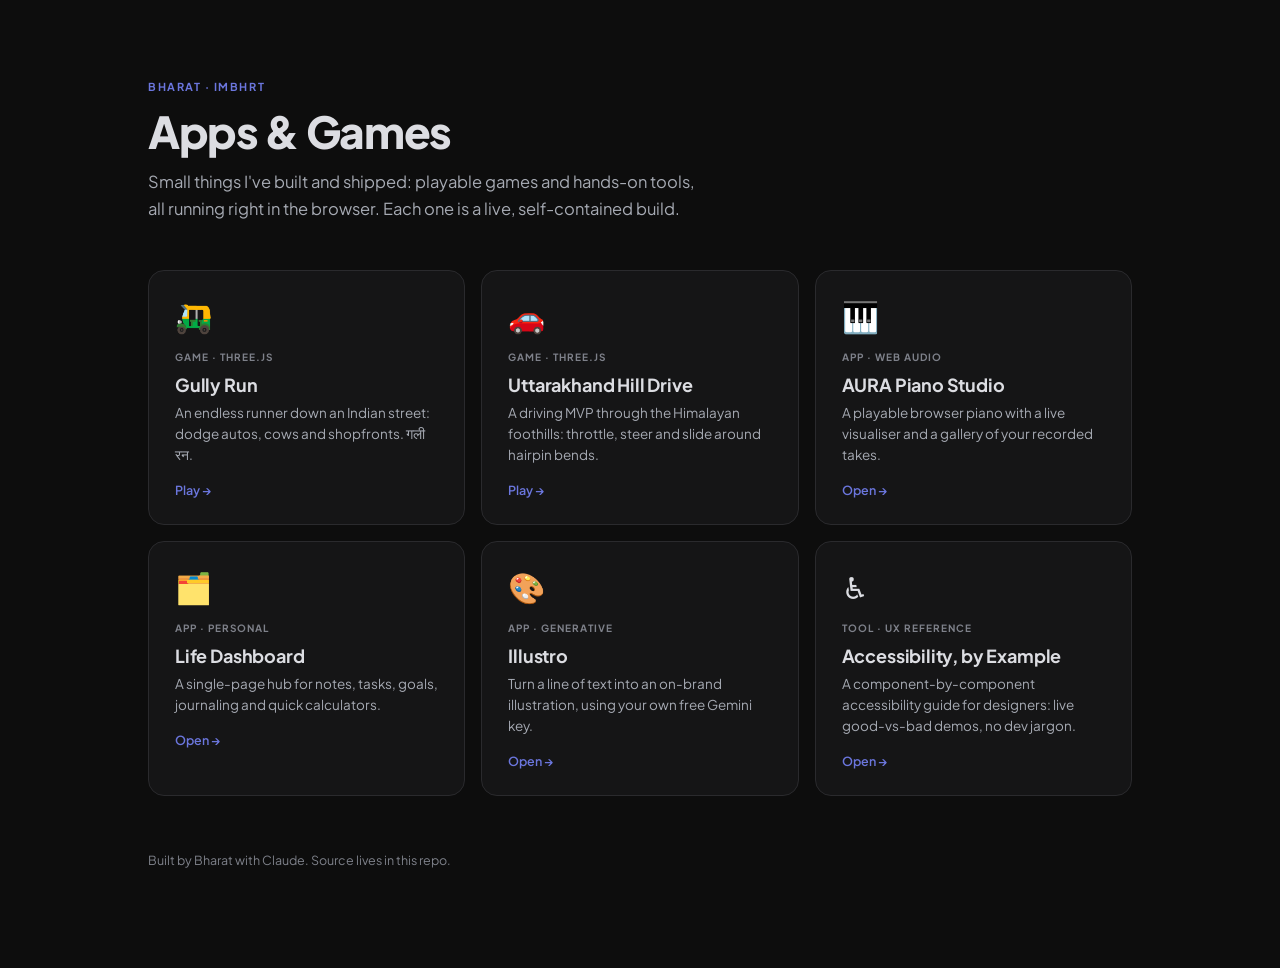
<file: index.html>
<!doctype html>
<html lang="en">
<head>
<meta charset="utf-8">
<meta name="viewport" content="width=device-width, initial-scale=1">
<title>Bharat · Apps & Games</title>
<link href="https://fonts.googleapis.com/css2?family=Plus+Jakarta+Sans:wght@400;500;600;700;800&display=swap" rel="stylesheet">
<style>
  :root{--bg:#0d0d0d;--s1:#151516;--s2:#1b1b1d;--hair:#2a2a2d;--hair2:#3a3a3e;--ink:#dcdde2;--muted:#a6aab3;--sub:#7e818a;--accent:#6b76dd;--font:'Plus Jakarta Sans',system-ui,sans-serif}
  *{box-sizing:border-box;margin:0;padding:0}
  body{font-family:var(--font);background:var(--bg);color:var(--ink);-webkit-font-smoothing:antialiased;min-height:100vh}
  .wrap{max-width:1040px;margin:0 auto;padding:80px 28px 100px}
  .eyebrow{font-size:11px;font-weight:700;letter-spacing:.14em;text-transform:uppercase;color:var(--accent);margin-bottom:14px}
  h1{font-size:clamp(28px,4vw,44px);font-weight:800;letter-spacing:-.03em;line-height:1.1;margin-bottom:14px}
  .lead{font-size:16.5px;color:var(--muted);max-width:560px;line-height:1.6;margin-bottom:48px}
  .grid{display:grid;grid-template-columns:repeat(auto-fill,minmax(280px,1fr));gap:16px}
  a.card{display:block;text-decoration:none;color:inherit;background:var(--s1);border:1px solid var(--hair);border-radius:16px;padding:26px;transition:transform .2s,border-color .2s,background .2s}
  a.card:hover{transform:translateY(-4px);border-color:var(--hair2);background:var(--s2)}
  .emoji{font-size:30px;margin-bottom:16px}
  .kind{font-size:10px;font-weight:700;letter-spacing:.1em;text-transform:uppercase;color:var(--sub);margin-bottom:10px}
  .name{font-size:18px;font-weight:700;margin-bottom:7px;letter-spacing:-.01em}
  .desc{font-size:13.5px;color:var(--muted);line-height:1.55}
  .go{margin-top:16px;font-size:12.5px;font-weight:600;color:var(--accent)}
  footer{margin-top:56px;font-size:12.5px;color:var(--sub)}
  footer a{color:var(--muted)}
</style>
</head>
<body>
  <div class="wrap">
    <div class="eyebrow">Bharat · imbhrt</div>
    <h1>Apps &amp; Games</h1>
    <p class="lead">Small things I've built and shipped: playable games and hands-on tools, all running right in the browser. Each one is a live, self-contained build.</p>
    <div class="grid">
      <a class="card" href="gully-run/">
        <div class="emoji">🛺</div><div class="kind">Game · Three.js</div>
        <div class="name">Gully Run</div>
        <div class="desc">An endless runner down an Indian street: dodge autos, cows and shopfronts. गली रन.</div>
        <div class="go">Play →</div>
      </a>
      <a class="card" href="uttarakhand/">
        <div class="emoji">🚗</div><div class="kind">Game · Three.js</div>
        <div class="name">Uttarakhand Hill Drive</div>
        <div class="desc">A driving MVP through the Himalayan foothills: throttle, steer and slide around hairpin bends.</div>
        <div class="go">Play →</div>
      </a>
      <a class="card" href="piano/">
        <div class="emoji">🎹</div><div class="kind">App · Web Audio</div>
        <div class="name">AURA Piano Studio</div>
        <div class="desc">A playable browser piano with a live visualiser and a gallery of your recorded takes.</div>
        <div class="go">Open →</div>
      </a>
      <a class="card" href="dashboard/">
        <div class="emoji">🗂️</div><div class="kind">App · Personal</div>
        <div class="name">Life Dashboard</div>
        <div class="desc">A single-page hub for notes, tasks, goals, journaling and quick calculators.</div>
        <div class="go">Open →</div>
      </a>
      <a class="card" href="illustro/">
        <div class="emoji">🎨</div><div class="kind">App · Generative</div>
        <div class="name">Illustro</div>
        <div class="desc">Turn a line of text into an on-brand illustration, using your own free Gemini key.</div>
        <div class="go">Open →</div>
      </a>
      <a class="card" href="a11y/">
        <div class="emoji">♿</div><div class="kind">Tool · UX Reference</div>
        <div class="name">Accessibility, by Example</div>
        <div class="desc">A component-by-component accessibility guide for designers: live good-vs-bad demos, no dev jargon.</div>
        <div class="go">Open →</div>
      </a>
    </div>
    <footer>Built by Bharat with Claude. Source lives in this repo.</footer>
  </div>
</body>
</html>
</file>
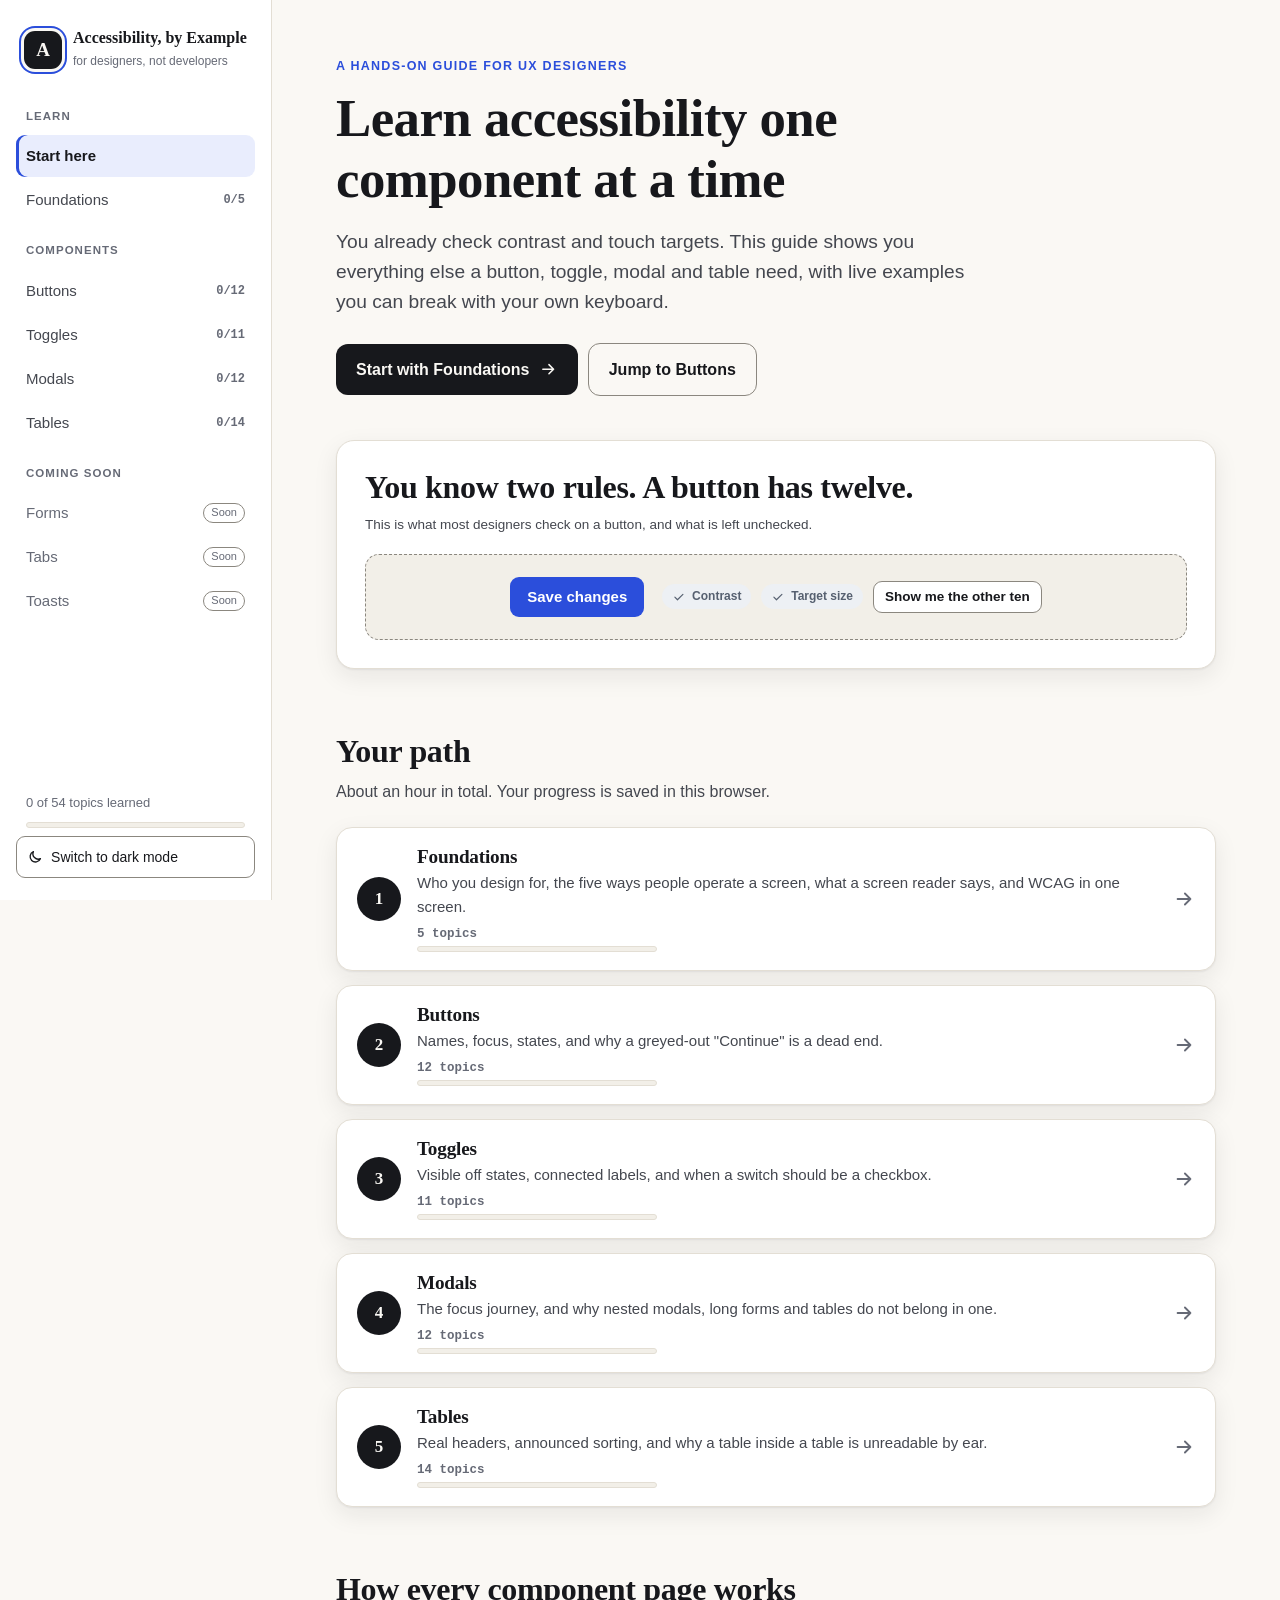
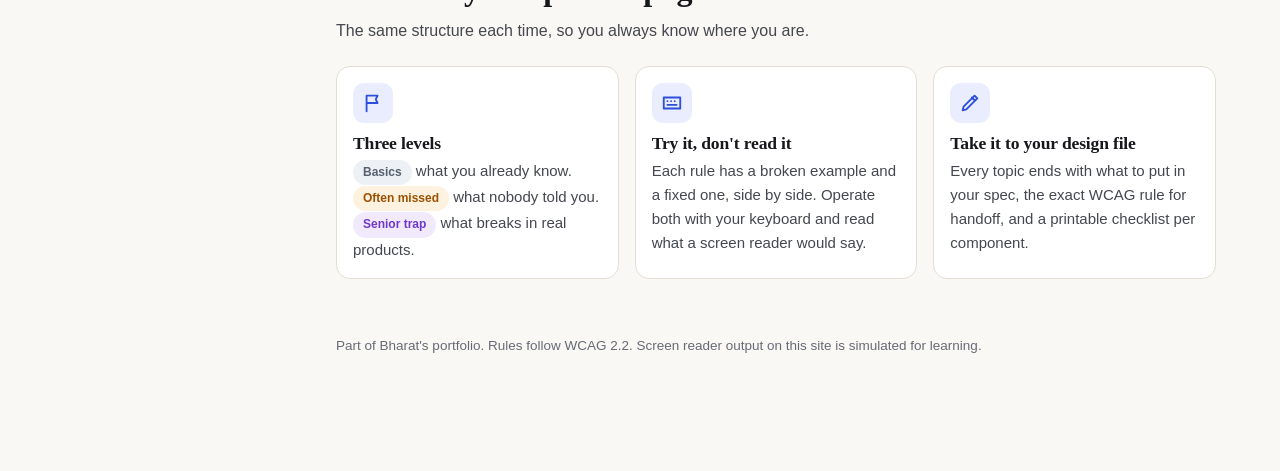
<file: a11y/index.html>
<!doctype html>
<html lang="en">
<head>
<meta charset="utf-8">
<meta name="viewport" content="width=device-width,initial-scale=1">
<title>Accessibility, by Example</title>
<meta name="description" content="Learn accessibility one component at a time. A hands-on guide for UX designers, with live demos you operate by keyboard: buttons, toggles, modals and tables.">
<script>try{var t=localStorage.getItem('a11y-theme');if(t)document.documentElement.setAttribute('data-theme',t)}catch(e){}</script>
<link rel="stylesheet" href="assets/site.css">
</head>
<body data-page="home">
<a class="skip" href="#main">Skip to content</a>
<div class="shell">
<main id="main" tabindex="-1"><div class="wrap">

<header class="hero">
  <p class="eyebrow">A hands-on guide for UX designers</p>
  <h1>Learn accessibility one component at a time</h1>
  <p class="lede">You already check contrast and touch targets. This guide shows you everything else a button, toggle, modal and table need, with live examples you can break with your own keyboard.</p>
  <div class="row" style="margin-top:26px">
    <a class="cta" href="foundations.html">Start with Foundations<i data-i="arrow"></i></a>
    <a class="cta alt" href="buttons.html">Jump to Buttons</a>
  </div>
</header>

<section class="panel" aria-labelledby="hook-h">
  <h2 id="hook-h" style="margin-bottom:8px">You know two rules. A button has twelve.</h2>
  <p class="cap" style="margin-bottom:18px">This is what most designers check on a button, and what is left unchecked.</p>
  <div class="stage" style="align-items:center">
    <span class="btn" aria-hidden="true">Save changes</span>
    <div class="row" style="justify-content:center">
      <span class="chip t1"><i data-i="check"></i>Contrast</span>
      <span class="chip t1"><i data-i="check"></i>Target size</span>
      <button type="button" class="btn sec sm" data-show="more-rules">Show me the other ten</button>
    </div>
    <div class="row" id="more-rules" hidden style="justify-content:center">
      <span class="chip t2">A name for icons</span><span class="chip t2">A label that stands alone</span><span class="chip t2">Visible focus</span><span class="chip t2">Works by keyboard</span><span class="chip t2">Not colour alone</span><span class="chip t2">Loading and other states</span>
      <span class="chip t3">Unexplained disabled buttons</span><span class="chip t3">Button or link?</span><span class="chip t3">Repeated "Delete"</span><span class="chip t3">Buttons inside cards</span>
    </div>
  </div>
</section>

<section class="section" aria-labelledby="path-h">
  <h2 id="path-h">Your path</h2>
  <p class="sub">About an hour in total. Your progress is saved in this browser.</p>
  <div class="path">
    <a class="pcard" href="foundations.html"><span class="step" aria-hidden="true">1</span><div><h3>Foundations</h3><p>Who you design for, the five ways people operate a screen, what a screen reader says, and WCAG in one screen.</p><span data-progress-for="foundations"></span></div><i data-i="arrow"></i></a>
    <a class="pcard" href="buttons.html"><span class="step" aria-hidden="true">2</span><div><h3>Buttons</h3><p>Names, focus, states, and why a greyed-out "Continue" is a dead end.</p><span data-progress-for="buttons"></span></div><i data-i="arrow"></i></a>
    <a class="pcard" href="toggles.html"><span class="step" aria-hidden="true">3</span><div><h3>Toggles</h3><p>Visible off states, connected labels, and when a switch should be a checkbox.</p><span data-progress-for="toggles"></span></div><i data-i="arrow"></i></a>
    <a class="pcard" href="modals.html"><span class="step" aria-hidden="true">4</span><div><h3>Modals</h3><p>The focus journey, and why nested modals, long forms and tables do not belong in one.</p><span data-progress-for="modals"></span></div><i data-i="arrow"></i></a>
    <a class="pcard" href="tables.html"><span class="step" aria-hidden="true">5</span><div><h3>Tables</h3><p>Real headers, announced sorting, and why a table inside a table is unreadable by ear.</p><span data-progress-for="tables"></span></div><i data-i="arrow"></i></a>
  </div>
</section>

<section class="section" aria-labelledby="how-h">
  <h2 id="how-h">How every component page works</h2>
  <p class="sub">The same structure each time, so you always know where you are.</p>
  <div class="grid g3">
    <div class="tile"><div class="ico"><i data-i="flag"></i></div><h3>Three levels</h3><p><span class="chip t1">Basics</span> what you already know. <span class="chip t2">Often missed</span> what nobody told you. <span class="chip t3">Senior trap</span> what breaks in real products.</p></div>
    <div class="tile"><div class="ico"><i data-i="keyboard"></i></div><h3>Try it, don't read it</h3><p>Each rule has a broken example and a fixed one, side by side. Operate both with your keyboard and read what a screen reader would say.</p></div>
    <div class="tile"><div class="ico"><i data-i="pen"></i></div><h3>Take it to your design file</h3><p>Every topic ends with what to put in your spec, the exact WCAG rule for handoff, and a printable checklist per component.</p></div>
  </div>
</section>

<p class="foot">Part of Bharat's portfolio. Rules follow WCAG 2.2. Screen reader output on this site is simulated for learning.</p>

</div></main>
</div>
<script src="assets/site.js"></script>
</body>
</html>
</file>
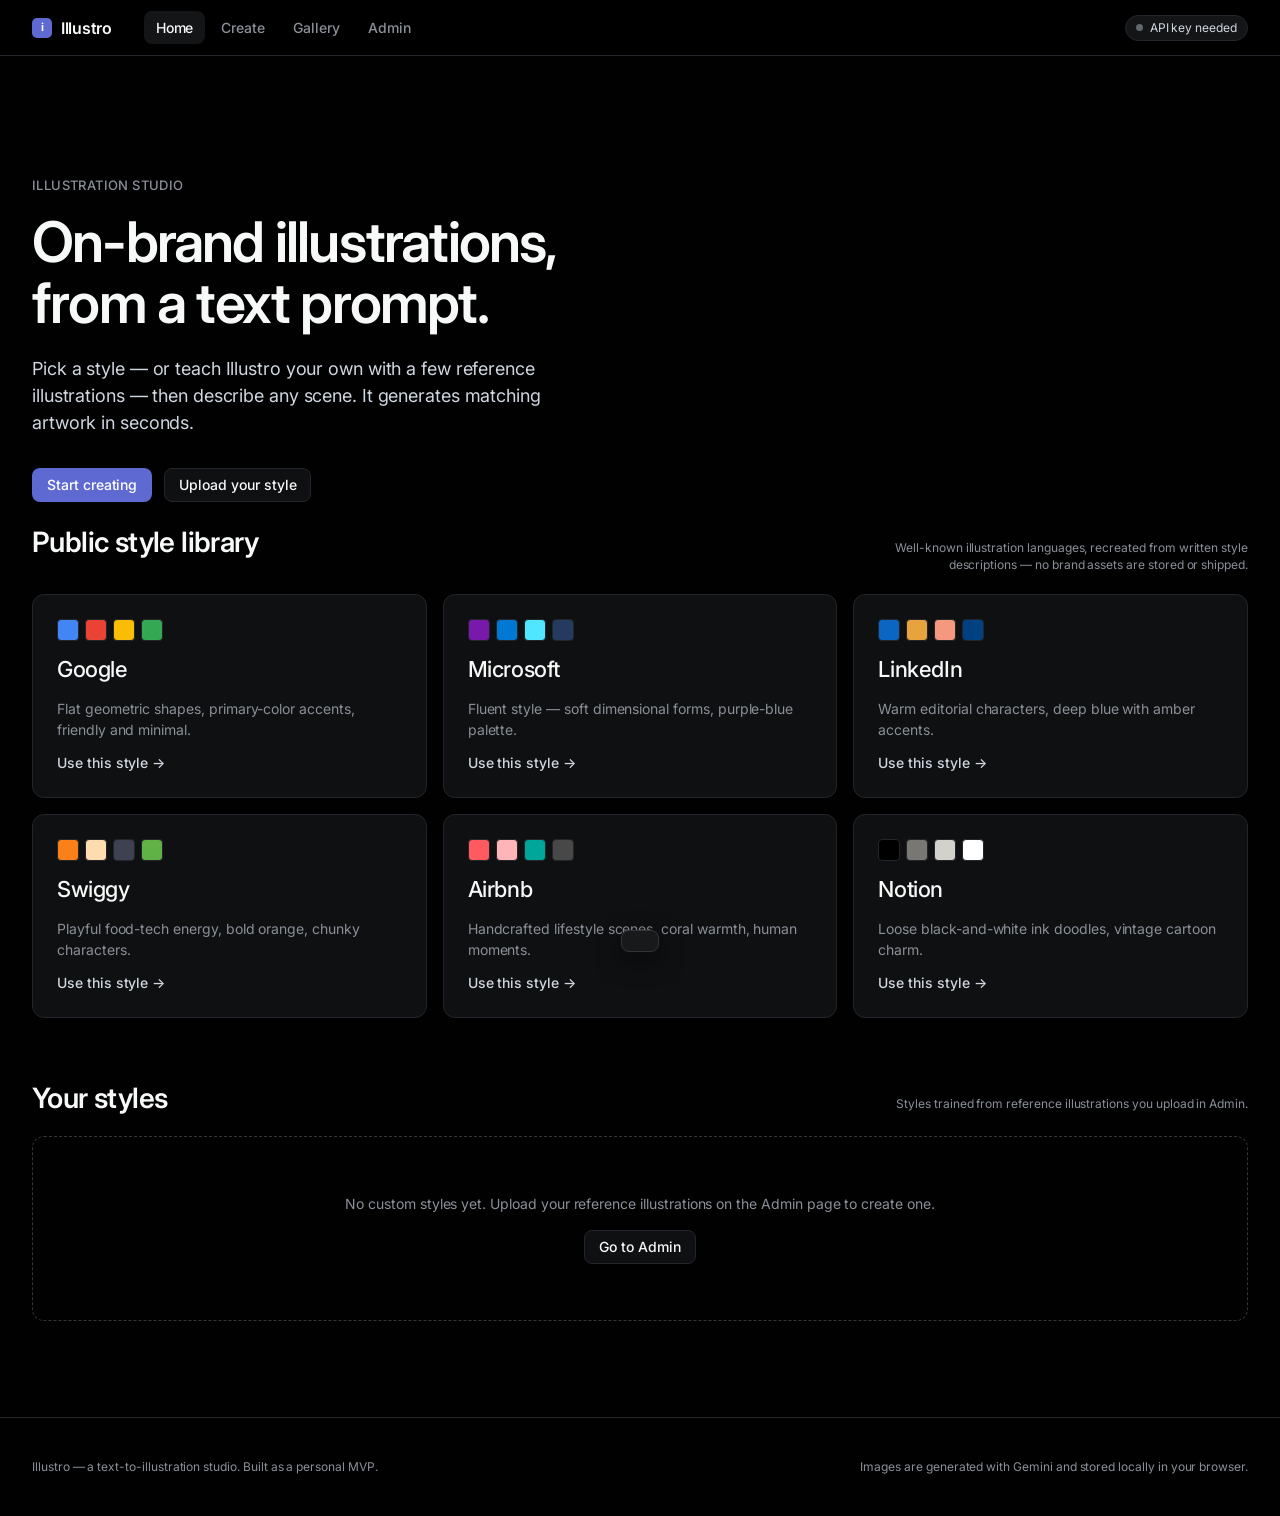
<file: illustro/index.html>
<!DOCTYPE html>
<html lang="en">
<head>
<meta charset="UTF-8">
<meta name="viewport" content="width=device-width, initial-scale=1.0">
<title>Illustro — On-brand illustrations from text</title>
<link rel="preconnect" href="https://fonts.googleapis.com">
<link rel="preconnect" href="https://fonts.gstatic.com" crossorigin>
<link href="https://fonts.googleapis.com/css2?family=Inter:wght@400;500;600;700&display=swap" rel="stylesheet">
<style>
  /* ── Linear design tokens ─────────────────────────────────── */
  :root{
    --primary:#5e6ad2; --on-primary:#ffffff; --primary-hover:#828fff; --primary-focus:#5e69d1;
    --ink:#f7f8f8; --ink-muted:#d0d6e0; --ink-subtle:#8a8f98; --ink-tertiary:#62666d;
    --canvas:#010102; --surface-1:#0f1011; --surface-2:#141516; --surface-3:#18191a;
    --hairline:#23252a; --hairline-strong:#34343a;
    --success:#27a644; --danger:#e5484d;
    --r-xs:4px; --r-sm:6px; --r-md:8px; --r-lg:12px; --r-xl:16px; --r-pill:9999px;
    --font:'Inter',-apple-system,system-ui,'Segoe UI',Roboto,sans-serif;
  }
  *{margin:0;padding:0;box-sizing:border-box}
  html{scroll-behavior:smooth}
  body{background:var(--canvas);color:var(--ink);font-family:var(--font);font-size:16px;line-height:1.5;letter-spacing:-.05px;-webkit-font-smoothing:antialiased}
  a{color:inherit;text-decoration:none}
  img{max-width:100%;display:block}
  ::selection{background:rgba(94,106,210,.35)}

  .display-lg{font-size:56px;font-weight:600;line-height:1.1;letter-spacing:-1.8px}
  .display-md{font-size:40px;font-weight:600;line-height:1.15;letter-spacing:-1px}
  .headline{font-size:28px;font-weight:600;line-height:1.2;letter-spacing:-.6px}
  .card-title{font-size:22px;font-weight:500;line-height:1.25;letter-spacing:-.4px}
  .body-lg{font-size:18px;line-height:1.5;letter-spacing:-.1px}
  .body-sm{font-size:14px;line-height:1.5;letter-spacing:0}
  .caption{font-size:12px;line-height:1.4;color:var(--ink-subtle)}
  .eyebrow{font-size:13px;font-weight:500;letter-spacing:.4px;text-transform:uppercase;color:var(--ink-subtle)}

  .wrap{max-width:1280px;margin:0 auto;padding:0 32px}

  /* ── Top nav ──────────────────────────────────────────────── */
  .topnav{position:sticky;top:0;z-index:50;height:56px;background:rgba(1,1,2,.82);backdrop-filter:blur(12px);border-bottom:1px solid var(--hairline)}
  .topnav .wrap{height:100%;display:flex;align-items:center;gap:32px}
  .brand{display:flex;align-items:center;gap:9px;font-weight:600;font-size:16px;letter-spacing:-.3px}
  .brand-mark{width:20px;height:20px;border-radius:5px;background:var(--primary);display:grid;place-items:center;color:#fff;font-size:11px;font-weight:700}
  .nav-links{display:flex;gap:4px;flex:1}
  .nav-links a{font-size:14px;font-weight:500;color:var(--ink-subtle);padding:6px 12px;border-radius:var(--r-md);transition:color .15s,background .15s}
  .nav-links a:hover{color:var(--ink);background:var(--surface-1)}
  .nav-links a.active{color:var(--ink);background:var(--surface-2)}
  .api-badge{display:flex;align-items:center;gap:7px;font-size:12px;color:var(--ink-muted);background:var(--surface-2);border:1px solid var(--hairline);border-radius:var(--r-pill);padding:3px 10px;white-space:nowrap}
  .api-badge .dot{width:7px;height:7px;border-radius:50%;background:var(--ink-tertiary)}
  .api-badge.on .dot{background:var(--success)}

  /* ── Buttons ──────────────────────────────────────────────── */
  .btn{display:inline-flex;align-items:center;justify-content:center;gap:7px;font-family:var(--font);font-size:14px;font-weight:500;line-height:1.2;padding:8px 14px;border-radius:var(--r-md);border:1px solid transparent;cursor:pointer;transition:background .15s,border-color .15s;min-height:34px;white-space:nowrap}
  .btn:focus-visible{outline:2px solid rgba(94,105,209,.5);outline-offset:1px}
  .btn-primary{background:var(--primary);color:var(--on-primary)}
  .btn-primary:hover{background:var(--primary-hover)}
  .btn-primary:disabled{opacity:.45;cursor:default}
  .btn-primary:disabled:hover{background:var(--primary)}
  .btn-secondary{background:var(--surface-1);color:var(--ink);border-color:var(--hairline)}
  .btn-secondary:hover{background:var(--surface-2);border-color:var(--hairline-strong)}
  .btn-ghost{background:transparent;color:var(--ink-subtle)}
  .btn-ghost:hover{color:var(--ink);background:var(--surface-1)}
  .btn-danger{background:transparent;color:var(--danger);border-color:var(--hairline)}
  .btn-danger:hover{border-color:var(--danger)}

  /* ── Inputs ───────────────────────────────────────────────── */
  .input,.textarea,.select{width:100%;background:var(--surface-1);color:var(--ink);border:1px solid var(--hairline);border-radius:var(--r-md);padding:8px 12px;font-family:var(--font);font-size:16px;line-height:1.5;transition:border-color .15s}
  .input::placeholder,.textarea::placeholder{color:var(--ink-tertiary)}
  .input:focus,.textarea:focus,.select:focus{outline:2px solid rgba(94,105,209,.5);outline-offset:0;border-color:var(--hairline-strong)}
  .textarea{resize:vertical;min-height:110px}
  .select{appearance:none;background-image:url("data:image/svg+xml,%3Csvg xmlns='http://www.w3.org/2000/svg' width='12' height='12' viewBox='0 0 24 24' fill='none' stroke='%238a8f98' stroke-width='2.5'%3E%3Cpath d='m6 9 6 6 6-6'/%3E%3C/svg%3E");background-repeat:no-repeat;background-position:right 12px center;padding-right:34px}
  .field{margin-bottom:16px}
  .field label{display:block;font-size:13px;font-weight:500;letter-spacing:.4px;text-transform:uppercase;color:var(--ink-subtle);margin-bottom:8px}

  /* ── Cards & layout ───────────────────────────────────────── */
  .card{background:var(--surface-1);border:1px solid var(--hairline);border-radius:var(--r-lg);padding:24px}
  .page{display:none;padding:48px 0 96px}
  .page.active{display:block}
  section+section{margin-top:64px}

  /* ── Home ─────────────────────────────────────────────────── */
  .hero{padding:72px 0 24px;max-width:720px}
  .hero .eyebrow{margin-bottom:16px}
  .hero p{color:var(--ink-muted);margin:20px 0 32px;max-width:560px}
  .hero-actions{display:flex;gap:12px}
  .grid{display:grid;grid-template-columns:repeat(3,1fr);gap:16px}
  .style-card{display:flex;flex-direction:column;gap:12px;transition:background .15s,border-color .15s;cursor:pointer}
  .style-card:hover{background:var(--surface-2);border-color:var(--hairline-strong)}
  .palette{display:flex;gap:6px}
  .palette span{width:22px;height:22px;border-radius:var(--r-xs);border:1px solid var(--hairline)}
  .style-card h3{font-size:22px;font-weight:500;letter-spacing:-.4px}
  .style-card .tagline{font-size:14px;color:var(--ink-subtle);flex:1}
  .style-card .use{font-size:14px;font-weight:500;color:var(--ink-muted)}
  .style-card:hover .use{color:var(--ink)}
  .section-head{display:flex;align-items:baseline;justify-content:space-between;margin-bottom:20px}
  .section-head .caption{max-width:420px;text-align:right}
  .ref-strip{display:flex;gap:6px;flex-wrap:wrap}
  .ref-strip img{width:44px;height:44px;object-fit:cover;border-radius:var(--r-xs);border:1px solid var(--hairline)}

  /* ── Create ───────────────────────────────────────────────── */
  .create-grid{display:grid;grid-template-columns:400px 1fr;gap:24px;align-items:start}
  .chips{display:flex;flex-wrap:wrap;gap:8px;margin-top:10px}
  .chip{font-size:12px;color:var(--ink-muted);background:var(--surface-2);border:1px solid var(--hairline);border-radius:var(--r-pill);padding:4px 10px;cursor:pointer;transition:border-color .15s}
  .chip:hover{border-color:var(--hairline-strong);color:var(--ink)}
  .output{background:var(--surface-1);border:1px solid var(--hairline);border-radius:var(--r-xl);padding:24px;min-height:520px;display:flex;flex-direction:column}
  .output-stage{flex:1;display:grid;place-items:center;border-radius:var(--r-lg);overflow:hidden}
  .output-stage img{max-height:560px;border-radius:var(--r-lg)}
  .placeholder{text-align:center;color:var(--ink-tertiary);font-size:14px;max-width:280px}
  .placeholder svg{margin:0 auto 14px;display:block;opacity:.5}
  .output-actions{display:flex;gap:10px;justify-content:flex-end;padding-top:20px;border-top:1px solid var(--hairline);margin-top:20px}
  .spinner{width:28px;height:28px;border:3px solid var(--hairline-strong);border-top-color:var(--primary);border-radius:50%;animation:spin .8s linear infinite;margin:0 auto 16px}
  @keyframes spin{to{transform:rotate(360deg)}}
  .notice{display:flex;gap:10px;align-items:flex-start;background:var(--surface-2);border:1px solid var(--hairline);border-radius:var(--r-md);padding:12px 14px;font-size:14px;color:var(--ink-muted);margin-bottom:16px}
  .notice.error{border-color:rgba(229,72,77,.4);color:#f0a3a5}
  .notice a{color:var(--ink);font-weight:500;text-decoration:underline;text-underline-offset:3px}
  .hidden{display:none!important}

  /* ── Gallery ──────────────────────────────────────────────── */
  .gallery-grid{display:grid;grid-template-columns:repeat(3,1fr);gap:16px}
  .g-card{background:var(--surface-1);border:1px solid var(--hairline);border-radius:var(--r-lg);overflow:hidden;display:flex;flex-direction:column}
  .g-card img{width:100%;aspect-ratio:1/1;object-fit:cover;background:var(--surface-2)}
  .g-meta{padding:16px;display:flex;flex-direction:column;gap:8px;flex:1}
  .g-meta .prompt{font-size:14px;color:var(--ink-muted);display:-webkit-box;-webkit-line-clamp:2;-webkit-box-orient:vertical;overflow:hidden;flex:1}
  .g-foot{display:flex;align-items:center;justify-content:space-between;gap:8px}
  .badge{font-size:12px;color:var(--ink-muted);background:var(--surface-2);border-radius:var(--r-pill);padding:2px 8px}
  .icon-btn{background:none;border:none;color:var(--ink-subtle);cursor:pointer;padding:6px;border-radius:var(--r-md);display:grid;place-items:center}
  .icon-btn:hover{color:var(--ink);background:var(--surface-2)}
  .icon-btn.danger:hover{color:var(--danger)}
  .empty{border:1px dashed var(--hairline-strong);border-radius:var(--r-lg);padding:56px 24px;text-align:center;color:var(--ink-subtle);font-size:14px}
  .empty .btn{margin-top:16px}

  /* ── Admin ────────────────────────────────────────────────── */
  .lock{max-width:400px;margin:96px auto;text-align:center}
  .lock .card{padding:32px}
  .lock h2{margin-bottom:8px}
  .lock p{color:var(--ink-subtle);font-size:14px;margin-bottom:24px}
  .lock .input{text-align:center;margin-bottom:12px}
  .lock-error{color:var(--danger);font-size:13px;margin-top:10px;min-height:18px}
  .admin-grid{display:grid;grid-template-columns:1fr 1fr;gap:24px;align-items:start}
  .admin-grid .card h3{margin-bottom:6px}
  .admin-grid .card>.caption{display:block;margin-bottom:20px}
  .row{display:flex;gap:10px}
  .row .input{flex:1}
  .filedrop{border:1px dashed var(--hairline-strong);border-radius:var(--r-md);padding:22px;text-align:center;color:var(--ink-subtle);font-size:14px;cursor:pointer;transition:border-color .15s,background .15s}
  .filedrop:hover{border-color:var(--ink-tertiary);background:var(--surface-2)}
  .style-list{display:flex;flex-direction:column;gap:12px;margin-top:20px}
  .style-row{background:var(--surface-2);border:1px solid var(--hairline);border-radius:var(--r-md);padding:14px 16px}
  .style-row .top{display:flex;align-items:center;justify-content:space-between;gap:10px;margin-bottom:10px}
  .style-row h4{font-size:15px;font-weight:500}

  /* ── Toast / footer ───────────────────────────────────────── */
  .toast{position:fixed;bottom:28px;left:50%;transform:translateX(-50%) translateY(80px);background:var(--surface-3);border:1px solid var(--hairline-strong);color:var(--ink);font-size:14px;padding:10px 18px;border-radius:var(--r-md);transition:transform .25s ease;z-index:100;box-shadow:0 8px 24px rgba(0,0,0,.5)}
  .toast.show{transform:translateX(-50%) translateY(0)}
  footer{border-top:1px solid var(--hairline);padding:40px 0;color:var(--ink-subtle);font-size:12px}
  footer .wrap{display:flex;justify-content:space-between;gap:16px;flex-wrap:wrap}

  @media(max-width:1024px){.grid,.gallery-grid{grid-template-columns:repeat(2,1fr)}.create-grid{grid-template-columns:1fr}.admin-grid{grid-template-columns:1fr}}
  @media(max-width:720px){
    .wrap{padding:0 20px}
    .grid,.gallery-grid{grid-template-columns:1fr}
    .display-lg{font-size:36px;letter-spacing:-1px}
    .nav-links{overflow-x:auto}
    .api-badge span:last-child{display:none}
    .section-head{flex-direction:column;gap:6px}.section-head .caption{text-align:left}
  }
</style>
</head>
<body>

<nav class="topnav">
  <div class="wrap">
    <a href="#home" class="brand"><span class="brand-mark">i</span> Illustro</a>
    <div class="nav-links">
      <a href="#home" data-nav="home">Home</a>
      <a href="#create" data-nav="create">Create</a>
      <a href="#gallery" data-nav="gallery">Gallery</a>
      <a href="#admin" data-nav="admin">Admin</a>
    </div>
    <div class="api-badge" id="apiBadge"><span class="dot"></span><span id="apiBadgeText">API key needed</span></div>
  </div>
</nav>

<main>

  <!-- ══ HOME ══════════════════════════════════════════════════ -->
  <div class="page" id="page-home">
    <div class="wrap">
      <div class="hero">
        <div class="eyebrow">Illustration studio</div>
        <h1 class="display-lg">On-brand illustrations,<br>from a text prompt.</h1>
        <p class="body-lg">Pick a style — or teach Illustro your own with a few reference illustrations — then describe any scene. It generates matching artwork in seconds.</p>
        <div class="hero-actions">
          <a href="#create" class="btn btn-primary">Start creating</a>
          <a href="#admin" class="btn btn-secondary">Upload your style</a>
        </div>
      </div>

      <section>
        <div class="section-head">
          <h2 class="headline">Public style library</h2>
          <span class="caption">Well-known illustration languages, recreated from written style descriptions — no brand assets are stored or shipped.</span>
        </div>
        <div class="grid" id="presetGrid"></div>
      </section>

      <section>
        <div class="section-head">
          <h2 class="headline">Your styles</h2>
          <span class="caption">Styles trained from reference illustrations you upload in Admin.</span>
        </div>
        <div id="customStyles"></div>
      </section>
    </div>
  </div>

  <!-- ══ CREATE ════════════════════════════════════════════════ -->
  <div class="page" id="page-create">
    <div class="wrap">
      <div class="section-head" style="margin-bottom:32px">
        <h1 class="display-md">Create</h1>
      </div>
      <div class="create-grid">
        <div class="card">
          <div class="notice hidden" id="keyNotice">
            <span>🔑</span>
            <span>No API key set. Add your free Gemini key on the <a href="#admin">Admin page</a> to start generating.</span>
          </div>
          <div class="field">
            <label for="styleSelect">Style</label>
            <select class="select" id="styleSelect"></select>
            <div class="caption" id="styleHint" style="margin-top:8px"></div>
          </div>
          <div class="field">
            <label for="promptInput">Describe the scene</label>
            <textarea class="textarea" id="promptInput" placeholder="e.g. Two colleagues reviewing charts on a laptop in a bright office"></textarea>
            <div class="chips">
              <span class="chip">People dining at a restaurant</span>
              <span class="chip">Person paying with a credit card</span>
              <span class="chip">Team celebrating a launch</span>
              <span class="chip">Customer support conversation</span>
            </div>
          </div>
          <div class="field">
            <label for="aspectSelect">Aspect ratio</label>
            <select class="select" id="aspectSelect">
              <option value="1:1">Square — 1:1</option>
              <option value="16:9">Wide — 16:9</option>
              <option value="4:3">Landscape — 4:3</option>
              <option value="3:4">Portrait — 3:4</option>
              <option value="9:16">Tall — 9:16</option>
            </select>
          </div>
          <button class="btn btn-primary" id="generateBtn" style="width:100%">Generate illustration</button>
        </div>

        <div class="output">
          <div class="notice error hidden" id="genError"></div>
          <div class="output-stage" id="outputStage">
            <div class="placeholder" id="outputPlaceholder">
              <svg width="40" height="40" viewBox="0 0 24 24" fill="none" stroke="#62666d" stroke-width="1.5"><rect x="3" y="3" width="18" height="18" rx="3"/><circle cx="9" cy="9" r="2"/><path d="m21 15-3.5-3.5a2 2 0 0 0-2.8 0L6 21"/></svg>
              Your illustration will appear here. Pick a style, describe a scene, and hit Generate.
            </div>
          </div>
          <div class="output-actions hidden" id="outputActions">
            <button class="btn btn-ghost" id="regenBtn">Regenerate</button>
            <button class="btn btn-secondary" id="downloadBtn">Download PNG</button>
            <button class="btn btn-primary" id="saveBtn">Save to gallery</button>
          </div>
        </div>
      </div>
    </div>
  </div>

  <!-- ══ GALLERY ═══════════════════════════════════════════════ -->
  <div class="page" id="page-gallery">
    <div class="wrap">
      <div class="section-head" style="margin-bottom:32px">
        <h1 class="display-md">Gallery</h1>
        <span class="caption" id="galleryCount"></span>
      </div>
      <div id="galleryContent"></div>
    </div>
  </div>

  <!-- ══ ADMIN ═════════════════════════════════════════════════ -->
  <div class="page" id="page-admin">
    <div class="wrap">
      <!-- lock screen -->
      <div class="lock" id="adminLock">
        <div class="card">
          <h2 class="headline">Admin access</h2>
          <p>Enter the admin password to manage the API key and reference styles.</p>
          <input type="password" class="input" id="adminPass" placeholder="Password" autocomplete="off">
          <button class="btn btn-primary" id="unlockBtn" style="width:100%">Unlock</button>
          <div class="lock-error" id="lockError"></div>
        </div>
      </div>

      <!-- unlocked content -->
      <div class="hidden" id="adminContent">
        <div class="section-head" style="margin-bottom:32px">
          <h1 class="display-md">Admin</h1>
          <button class="btn btn-ghost" id="lockAgainBtn">Lock</button>
        </div>
        <div class="admin-grid">
          <div class="card">
            <h3 class="card-title">Gemini API key</h3>
            <span class="caption">Create a free key at <a href="https://aistudio.google.com/apikey" target="_blank" rel="noopener" style="text-decoration:underline;text-underline-offset:3px;color:var(--ink-muted)">aistudio.google.com/apikey</a> — no credit card, ~500 images/day free. Stored only in this browser.</span>
            <div class="row">
              <input type="password" class="input" id="apiKeyInput" placeholder="AIza…" autocomplete="off">
              <button class="btn btn-secondary" id="saveKeyBtn">Save</button>
              <button class="btn btn-secondary" id="testKeyBtn">Test</button>
            </div>
            <div class="caption" id="keyStatus" style="margin-top:12px"></div>
          </div>

          <div class="card">
            <h3 class="card-title">Add a style</h3>
            <span class="caption">Upload 3–8 of your reference illustrations. They're sent along with every prompt so generations match your art direction.</span>
            <div class="field">
              <label for="newStyleName">Style name</label>
              <input class="input" id="newStyleName" placeholder="e.g. MX Blue">
            </div>
            <div class="field">
              <label for="newStyleNotes">Style notes <span style="text-transform:none;color:var(--ink-tertiary)">(optional)</span></label>
              <textarea class="textarea" id="newStyleNotes" style="min-height:70px" placeholder="Palette, line weight, character rules, do's and don'ts…"></textarea>
            </div>
            <div class="field">
              <label>Reference illustrations</label>
              <div class="filedrop" id="fileDrop">Click to choose images (PNG / JPG / WebP)</div>
              <input type="file" id="refInput" accept="image/*" multiple class="hidden">
              <div class="ref-strip" id="refPreview" style="margin-top:10px"></div>
            </div>
            <button class="btn btn-primary" id="saveStyleBtn" style="width:100%">Save style</button>
          </div>
        </div>

        <section>
          <div class="section-head">
            <h2 class="headline">Saved styles</h2>
          </div>
          <div id="adminStyles"></div>
        </section>
      </div>
    </div>
  </div>

</main>

<footer>
  <div class="wrap">
    <span>Illustro — a text-to-illustration studio. Built as a personal MVP.</span>
    <span>Images are generated with Gemini and stored locally in your browser.</span>
  </div>
</footer>

<div class="toast" id="toast"></div>

<script>
/* ═══════════════════════════════════════════════════════════════
   Illustro — single-file MVP
   - Admin password: change ADMIN_PASSWORD below before sharing.
   - API key: stored in localStorage, only in this browser.
   - Styles & gallery: stored in IndexedDB, only in this browser.
═══════════════════════════════════════════════════════════════ */
const ADMIN_PASSWORD = 'illustro@2026';           // ← change me
const LS_API_KEY     = 'illustro.apiKey';
const SS_UNLOCKED    = 'illustro.adminUnlocked';
const MODELS         = ['gemini-2.5-flash-image','gemini-2.5-flash-image-preview'];
const API_BASE       = 'https://generativelanguage.googleapis.com/v1beta/models/';

/* ── Preset public styles (text style-cards only, no brand assets) ── */
const PRESETS = [
  { id:'p-google', name:'Google', tagline:'Flat geometric shapes, primary-color accents, friendly and minimal.',
    palette:['#4285F4','#EA4335','#FBBC05','#34A853'],
    card:'Google-style flat vector illustration: clean simple geometric shapes, smooth rounded forms, minimal facial features (dot eyes, simple line mouths), a white or very light background, accents in Google primary colors (blue #4285F4, red #EA4335, yellow #FBBC05, green #34A853) balanced with soft grays, subtle flat layering for depth, generous negative space, optimistic and friendly tone.' },
  { id:'p-microsoft', name:'Microsoft', tagline:'Fluent style — soft dimensional forms, purple-blue palette.',
    palette:['#7719AA','#0078D4','#50E6FF','#243A5E'],
    card:'Microsoft Fluent-style illustration: softly dimensional semi-3D shapes with smooth gradients, palette of purples (#7719AA), blues (#0078D4), cyan (#50E6FF) and deep navy (#243A5E), rounded characters with simplified faces, gentle drop shadows, clean modern productivity-software feel, light background.' },
  { id:'p-linkedin', name:'LinkedIn', tagline:'Warm editorial characters, deep blue with amber accents.',
    palette:['#0A66C2','#E7A33E','#F5987E','#004182'],
    card:'LinkedIn-style editorial illustration: warm approachable human characters with realistic proportions and diverse skin tones, textured grainy shading, deep professional blue (#0A66C2, #004182) balanced by warm amber (#E7A33E) and soft coral (#F5987E), professional workplace settings, hand-crafted editorial feel, cream or light-blue backgrounds.' },
  { id:'p-swiggy', name:'Swiggy', tagline:'Playful food-tech energy, bold orange, chunky characters.',
    palette:['#FC8019','#FFDBB0','#3D4152','#60B246'],
    card:'Swiggy-style playful illustration: bold saturated orange (#FC8019) as the hero color with cream (#FFDBB0), charcoal (#3D4152) and fresh green (#60B246) accents, chunky rounded cartoon characters with big simple shapes, food and delivery motifs, high energy and humor, flat shapes with soft minimal shadows.' },
  { id:'p-airbnb', name:'Airbnb', tagline:'Handcrafted lifestyle scenes, coral warmth, human moments.',
    palette:['#FF5A5F','#FFB4B7','#00A699','#484848'],
    card:'Airbnb-style illustration: warm handcrafted lifestyle scenes of travel and belonging, coral pink (#FF5A5F, #FFB4B7) with teal (#00A699) and warm neutral accents, soft organic shapes, painterly texture, cozy interiors and human connection, gentle realistic proportions, inviting and personal tone.' },
  { id:'p-notion', name:'Notion', tagline:'Loose black-and-white ink doodles, vintage cartoon charm.',
    palette:['#000000','#787774','#D3D1CB','#FFFFFF'],
    card:'Notion-style black-and-white ink illustration: loose expressive hand-drawn line art in black ink on a white background, vintage 1930s-cartoon influence, cross-hatching and squiggly linework, exaggerated cheerful characters, no color except black and white with occasional gray wash, whimsical and clever.' },
];

/* ── tiny helpers ── */
const $  = s => document.querySelector(s);
const esc = s => String(s ?? '').replace(/[&<>"']/g, c => ({'&':'&amp;','<':'&lt;','>':'&gt;','"':'&quot;',"'":'&#39;'}[c]));
let toastTimer;
function toast(msg){ const t=$('#toast'); t.textContent=msg; t.classList.add('show'); clearTimeout(toastTimer); toastTimer=setTimeout(()=>t.classList.remove('show'),2600); }

/* ── IndexedDB ── */
let _db;
function db(){ return _db ? Promise.resolve(_db) : new Promise((res,rej)=>{
  const r = indexedDB.open('illustro', 1);
  r.onupgradeneeded = e => { const d=e.target.result;
    if(!d.objectStoreNames.contains('styles'))  d.createObjectStore('styles',{keyPath:'id'});
    if(!d.objectStoreNames.contains('gallery')) d.createObjectStore('gallery',{keyPath:'id'});
  };
  r.onsuccess = ()=>{ _db=r.result; res(_db); };
  r.onerror   = ()=>rej(r.error);
});}
async function idbAll(store){ const d=await db(); return new Promise((res,rej)=>{ const r=d.transaction(store).objectStore(store).getAll(); r.onsuccess=()=>res(r.result||[]); r.onerror=()=>rej(r.error); });}
async function idbPut(store,val){ const d=await db(); return new Promise((res,rej)=>{ const t=d.transaction(store,'readwrite'); t.objectStore(store).put(val); t.oncomplete=res; t.onerror=()=>rej(t.error); });}
async function idbDel(store,key){ const d=await db(); return new Promise((res,rej)=>{ const t=d.transaction(store,'readwrite'); t.objectStore(store).delete(key); t.oncomplete=res; t.onerror=()=>rej(t.error); });}

/* ── image utils ── */
function fileToDataUrl(file, max=1024){ return new Promise((res,rej)=>{
  const img=new Image();
  img.onload=()=>{ const s=Math.min(1, max/Math.max(img.width,img.height));
    const c=document.createElement('canvas'); c.width=Math.round(img.width*s); c.height=Math.round(img.height*s);
    c.getContext('2d').drawImage(img,0,0,c.width,c.height);
    URL.revokeObjectURL(img.src);
    let url=c.toDataURL('image/webp',0.9);
    if(!url.startsWith('data:image/webp')) url=c.toDataURL('image/png');   /* Safari fallback */
    res(url);
  };
  img.onerror=()=>rej(new Error('Could not read image'));
  img.src=URL.createObjectURL(file);
});}
function dataUrlToInline(dataUrl){
  const mime = dataUrl.substring(5, dataUrl.indexOf(';'));
  return { inlineData: { mimeType: mime, data: dataUrl.split(',')[1] } };
}

/* ── state ── */
let customStyles = [];          // from IndexedDB
let lastResult   = null;        // { img, prompt, styleName }
let pendingRefs  = [];          // dataUrls staged in admin form

function allStyles(){ return [...customStyles.map(s=>({...s, custom:true})), ...PRESETS]; }
function getStyle(id){ return allStyles().find(s=>s.id===id); }

/* ── routing ── */
const PAGES=['home','create','gallery','admin'];
function route(){
  let h=(location.hash||'#home').slice(1).split('?')[0];
  if(!PAGES.includes(h)) h='home';
  PAGES.forEach(p=>{
    document.getElementById('page-'+p).classList.toggle('active', p===h);
    document.querySelectorAll('[data-nav="'+p+'"]').forEach(a=>a.classList.toggle('active', p===h));
  });
  if(h==='gallery') renderGallery();
  if(h==='admin')   renderAdmin();
  if(h==='create')  refreshKeyNotice();
  window.scrollTo(0,0);
}
window.addEventListener('hashchange', route);

/* ── API badge ── */
function refreshApiBadge(){
  const has=!!localStorage.getItem(LS_API_KEY);
  $('#apiBadge').classList.toggle('on', has);
  $('#apiBadgeText').textContent = has ? 'API connected' : 'API key needed';
}
function refreshKeyNotice(){ $('#keyNotice').classList.toggle('hidden', !!localStorage.getItem(LS_API_KEY)); }

/* ── HOME ── */
function paletteHtml(colors){ return '<div class="palette">'+colors.map(c=>`<span style="background:${c}"></span>`).join('')+'</div>'; }
function renderHome(){
  $('#presetGrid').innerHTML = PRESETS.map(p=>`
    <div class="card style-card" data-style="${p.id}">
      ${paletteHtml(p.palette)}
      <h3>${esc(p.name)}</h3>
      <div class="tagline">${esc(p.tagline)}</div>
      <div class="use">Use this style →</div>
    </div>`).join('');
  const el=$('#customStyles');
  if(!customStyles.length){
    el.innerHTML = `<div class="empty">No custom styles yet. Upload your reference illustrations on the Admin page to create one.<br><a href="#admin" class="btn btn-secondary">Go to Admin</a></div>`;
  } else {
    el.innerHTML = '<div class="grid">'+customStyles.map(s=>`
      <div class="card style-card" data-style="${s.id}">
        <div class="ref-strip">${s.refs.slice(0,5).map(r=>`<img src="${r}" alt="">`).join('')}</div>
        <h3>${esc(s.name)}</h3>
        <div class="tagline">${s.refs.length} reference illustration${s.refs.length===1?'':'s'}${s.notes?' · '+esc(s.notes.slice(0,60)):''}</div>
        <div class="use">Use this style →</div>
      </div>`).join('')+'</div>';
  }
  document.querySelectorAll('.style-card').forEach(c=>c.onclick=()=>{
    location.hash='create'; $('#styleSelect').value=c.dataset.style; styleChanged();
  });
}

/* ── CREATE ── */
function renderStyleSelect(){
  const sel=$('#styleSelect'); const cur=sel.value;
  let html='';
  if(customStyles.length) html+='<optgroup label="Your styles">'+customStyles.map(s=>`<option value="${s.id}">${esc(s.name)}</option>`).join('')+'</optgroup>';
  html+='<optgroup label="Public library">'+PRESETS.map(p=>`<option value="${p.id}">${esc(p.name)}</option>`).join('')+'</optgroup>';
  sel.innerHTML=html;
  if(cur && getStyle(cur)) sel.value=cur;
  styleChanged();
}
function styleChanged(){
  const s=getStyle($('#styleSelect').value);
  $('#styleHint').textContent = !s ? '' : s.custom
    ? `Generates using your ${s.refs.length} uploaded reference illustration${s.refs.length===1?'':'s'}.`
    : 'Generates from a written description of this public style.';
}
function buildParts(style, prompt, aspect){
  const parts=[];
  const lines=['Create exactly one high-quality digital illustration.'];
  if(style.custom && style.refs?.length){
    style.refs.slice(0,8).forEach(r=>parts.push(dataUrlToInline(r)));
    lines.push('The attached images are style references. Match their art direction exactly — color palette, line weight, character proportions, shading, texture, background treatment and level of detail. Do not copy their content or composition; only replicate the visual style.');
    if(style.notes) lines.push('Additional style notes: '+style.notes);
  } else {
    lines.push('Style: '+style.card);
  }
  lines.push('Scene to illustrate: '+prompt);
  if(aspect && aspect!=='1:1') lines.push(`Compose the image in a ${aspect} aspect ratio.`);
  lines.push('Rules: no text, no words, no letters, no watermarks, no logos, no signatures anywhere in the image. Clean, balanced composition.');
  parts.push({text: lines.join('\n\n')});
  return parts;
}
async function callGemini(parts, aspect){
  const key=localStorage.getItem(LS_API_KEY);
  if(!key) throw new Error('No API key set. Add your free Gemini key on the Admin page.');
  let lastErr=null;
  for(const model of MODELS){
    const attempts = (aspect && aspect!=='1:1') ? [aspect, null] : [null];
    for(const asp of attempts){
      const body={ contents:[{parts}], generationConfig:{ responseModalities:['TEXT','IMAGE'] } };
      if(asp) body.generationConfig.imageConfig={ aspectRatio: asp };
      let resp;
      try{
        resp=await fetch(API_BASE+model+':generateContent',{
          method:'POST',
          headers:{'Content-Type':'application/json','x-goog-api-key':key},
          body:JSON.stringify(body)
        });
      }catch(e){ throw new Error('Network error — check your internet connection.'); }
      if(resp.ok){
        const data=await resp.json();
        const part=(data.candidates?.[0]?.content?.parts||[]).find(p=>p.inlineData);
        if(part) return `data:${part.inlineData.mimeType||'image/png'};base64,${part.inlineData.data}`;
        const blocked=data.candidates?.[0]?.finishReason || data.promptFeedback?.blockReason;
        lastErr=new Error(blocked==='PROHIBITED_CONTENT'||data.promptFeedback?.blockReason
          ? 'The prompt was blocked by safety filters — try rephrasing it.'
          : 'The model returned no image — try rephrasing the prompt.');
        continue;
      }
      const errText=await resp.text();
      if(resp.status===404){ lastErr=new Error('Model unavailable, trying fallback…'); break; }
      if(resp.status===429) throw new Error('Rate limit or free-tier quota reached (~500 images/day). Wait a bit and try again.');
      if((resp.status===400||resp.status===403) && /api[ _]?key/i.test(errText)) throw new Error('The API key looks invalid — re-check it on the Admin page.');
      if(resp.status===400 && asp && /imageConfig|aspect|Unknown name/i.test(errText)){ lastErr=new Error(errText); continue; }
      throw new Error('Generation failed ('+resp.status+'). '+errText.slice(0,180));
    }
  }
  throw lastErr || new Error('Generation failed — please try again.');
}
async function generate(){
  const style=getStyle($('#styleSelect').value);
  const prompt=$('#promptInput').value.trim();
  const aspect=$('#aspectSelect').value;
  const errBox=$('#genError');
  errBox.classList.add('hidden');
  if(!style) return toast('Pick a style first');
  if(!prompt) return toast('Describe the scene you want');
  if(!localStorage.getItem(LS_API_KEY)){ errBox.textContent='No API key set — add your free Gemini key on the Admin page.'; errBox.classList.remove('hidden'); return; }
  const btn=$('#generateBtn');
  btn.disabled=true; btn.textContent='Generating…';
  $('#outputActions').classList.add('hidden');
  $('#outputStage').innerHTML='<div class="placeholder"><div class="spinner"></div>Generating your illustration…<br><span class="caption">usually 10–30 seconds</span></div>';
  try{
    const img=await callGemini(buildParts(style,prompt,aspect), aspect);
    lastResult={ img, prompt, styleName: style.name };
    $('#outputStage').innerHTML=`<img src="${img}" alt="Generated illustration">`;
    $('#outputActions').classList.remove('hidden');
  }catch(e){
    $('#outputStage').innerHTML='<div class="placeholder">Generation failed.</div>';
    errBox.textContent=e.message; errBox.classList.remove('hidden');
  }finally{
    btn.disabled=false; btn.textContent='Generate illustration';
  }
}
function downloadResult(){
  if(!lastResult) return;
  const a=document.createElement('a');
  a.href=lastResult.img;
  a.download='illustro-'+Date.now()+'.png';
  a.click();
}
async function saveResult(){
  if(!lastResult) return;
  await idbPut('gallery',{ id:'g_'+Date.now(), ...lastResult, createdAt: Date.now() });
  toast('Saved to gallery');
}

/* ── GALLERY ── */
async function renderGallery(){
  const items=(await idbAll('gallery')).sort((a,b)=>b.createdAt-a.createdAt);
  $('#galleryCount').textContent = items.length ? items.length+' saved illustration'+(items.length===1?'':'s') : '';
  const el=$('#galleryContent');
  if(!items.length){
    el.innerHTML=`<div class="empty">Nothing saved yet. Generate an illustration and hit “Save to gallery”.<br><a href="#create" class="btn btn-secondary">Go to Create</a></div>`;
    return;
  }
  el.innerHTML='<div class="gallery-grid">'+items.map(it=>`
    <div class="g-card">
      <img src="${it.img}" alt="${esc(it.prompt)}" loading="lazy">
      <div class="g-meta">
        <div class="prompt">${esc(it.prompt)}</div>
        <div class="g-foot">
          <span class="badge">${esc(it.styleName)}</span>
          <span style="display:flex;gap:2px">
            <button class="icon-btn" title="Download" data-dl="${it.id}"><svg width="16" height="16" viewBox="0 0 24 24" fill="none" stroke="currentColor" stroke-width="2"><path d="M21 15v4a2 2 0 0 1-2 2H5a2 2 0 0 1-2-2v-4"/><path d="m7 10 5 5 5-5"/><path d="M12 15V3"/></svg></button>
            <button class="icon-btn danger" title="Delete" data-del="${it.id}"><svg width="16" height="16" viewBox="0 0 24 24" fill="none" stroke="currentColor" stroke-width="2"><path d="M3 6h18"/><path d="M19 6v14a2 2 0 0 1-2 2H7a2 2 0 0 1-2-2V6"/><path d="M8 6V4a2 2 0 0 1 2-2h4a2 2 0 0 1 2 2v2"/></svg></button>
          </span>
        </div>
      </div>
    </div>`).join('')+'</div>';
  el.querySelectorAll('[data-dl]').forEach(b=>b.onclick=()=>{
    const it=items.find(i=>i.id===b.dataset.dl);
    const a=document.createElement('a'); a.href=it.img; a.download='illustro-'+it.id+'.png'; a.click();
  });
  el.querySelectorAll('[data-del]').forEach(b=>b.onclick=async()=>{
    await idbDel('gallery', b.dataset.del); renderGallery(); toast('Deleted');
  });
}

/* ── ADMIN ── */
function renderAdmin(){
  const unlocked=sessionStorage.getItem(SS_UNLOCKED)==='1';
  $('#adminLock').classList.toggle('hidden', unlocked);
  $('#adminContent').classList.toggle('hidden', !unlocked);
  if(!unlocked){ $('#adminPass').value=''; $('#lockError').textContent=''; return; }
  $('#apiKeyInput').value=localStorage.getItem(LS_API_KEY)||'';
  renderAdminStyles();
}
function unlock(){
  if($('#adminPass').value===ADMIN_PASSWORD){
    sessionStorage.setItem(SS_UNLOCKED,'1'); renderAdmin();
  } else {
    $('#lockError').textContent='Wrong password.';
  }
}
function renderAdminStyles(){
  const el=$('#adminStyles');
  if(!customStyles.length){ el.innerHTML='<div class="empty">No styles saved yet — add one above.</div>'; return; }
  el.innerHTML='<div class="style-list">'+customStyles.map(s=>`
    <div class="style-row">
      <div class="top">
        <h4>${esc(s.name)} <span class="caption" style="font-weight:400">· ${s.refs.length} reference${s.refs.length===1?'':'s'}</span></h4>
        <button class="btn btn-danger" data-delstyle="${s.id}">Delete</button>
      </div>
      ${s.notes?`<div class="body-sm" style="color:var(--ink-subtle);margin-bottom:10px">${esc(s.notes)}</div>`:''}
      <div class="ref-strip">${s.refs.map(r=>`<img src="${r}" alt="">`).join('')}</div>
    </div>`).join('')+'</div>';
  el.querySelectorAll('[data-delstyle]').forEach(b=>b.onclick=async()=>{
    if(!confirm('Delete this style and its reference images?')) return;
    await idbDel('styles', b.dataset.delstyle);
    await loadStyles(); renderAdminStyles(); renderHome(); renderStyleSelect(); toast('Style deleted');
  });
}
async function saveStyle(){
  const name=$('#newStyleName').value.trim();
  if(!name) return toast('Give the style a name');
  if(!pendingRefs.length) return toast('Add at least one reference illustration');
  await idbPut('styles',{ id:'cs_'+Date.now(), name, notes:$('#newStyleNotes').value.trim(), refs:pendingRefs, createdAt:Date.now() });
  pendingRefs=[]; $('#refPreview').innerHTML=''; $('#newStyleName').value=''; $('#newStyleNotes').value=''; $('#refInput').value='';
  $('#fileDrop').textContent='Click to choose images (PNG / JPG / WebP)';
  await loadStyles(); renderAdminStyles(); renderHome(); renderStyleSelect();
  toast('Style saved — it\'s now available in Create');
}
async function testKey(){
  const key=$('#apiKeyInput').value.trim()||localStorage.getItem(LS_API_KEY);
  const st=$('#keyStatus');
  if(!key){ st.textContent='Enter a key first.'; return; }
  st.textContent='Testing…';
  try{
    const r=await fetch(API_BASE.replace(/\/$/,'')+'?pageSize=1',{headers:{'x-goog-api-key':key}});
    st.textContent = r.ok ? '✓ Key works.' : '✗ Key rejected ('+r.status+') — check it in AI Studio.';
    st.style.color = r.ok ? 'var(--success)' : 'var(--danger)';
  }catch(e){ st.textContent='✗ Network error while testing.'; st.style.color='var(--danger)'; }
}

/* ── boot ── */
async function loadStyles(){ customStyles=(await idbAll('styles')).sort((a,b)=>b.createdAt-a.createdAt); }
(async function init(){
  await loadStyles();
  renderHome(); renderStyleSelect(); refreshApiBadge(); refreshKeyNotice();
  route();

  $('#styleSelect').addEventListener('change', styleChanged);
  $('#generateBtn').addEventListener('click', generate);
  $('#regenBtn').addEventListener('click', generate);
  $('#downloadBtn').addEventListener('click', downloadResult);
  $('#saveBtn').addEventListener('click', saveResult);
  document.querySelectorAll('.chip').forEach(c=>c.onclick=()=>{ $('#promptInput').value=c.textContent; });

  $('#unlockBtn').addEventListener('click', unlock);
  $('#adminPass').addEventListener('keydown', e=>{ if(e.key==='Enter') unlock(); });
  $('#lockAgainBtn').addEventListener('click', ()=>{ sessionStorage.removeItem(SS_UNLOCKED); renderAdmin(); });

  $('#saveKeyBtn').addEventListener('click', ()=>{
    const v=$('#apiKeyInput').value.trim();
    if(v) localStorage.setItem(LS_API_KEY, v); else localStorage.removeItem(LS_API_KEY);
    refreshApiBadge(); refreshKeyNotice();
    $('#keyStatus').textContent = v ? 'Saved to this browser.' : 'Key removed.';
    $('#keyStatus').style.color='var(--ink-subtle)';
    toast(v ? 'API key saved' : 'API key removed');
  });
  $('#testKeyBtn').addEventListener('click', testKey);

  $('#fileDrop').addEventListener('click', ()=>$('#refInput').click());
  $('#refInput').addEventListener('change', async e=>{
    const files=[...e.target.files];
    if(!files.length) return;
    $('#fileDrop').textContent='Processing…';
    for(const f of files){
      try{ pendingRefs.push(await fileToDataUrl(f)); }catch(_){ toast('Skipped an unreadable file'); }
    }
    $('#fileDrop').textContent=pendingRefs.length+' image'+(pendingRefs.length===1?'':'s')+' ready — click to add more';
    $('#refPreview').innerHTML=pendingRefs.map(r=>`<img src="${r}" alt="">`).join('');
  });
  $('#saveStyleBtn').addEventListener('click', saveStyle);
})();
</script>
</body>
</html>
</file>
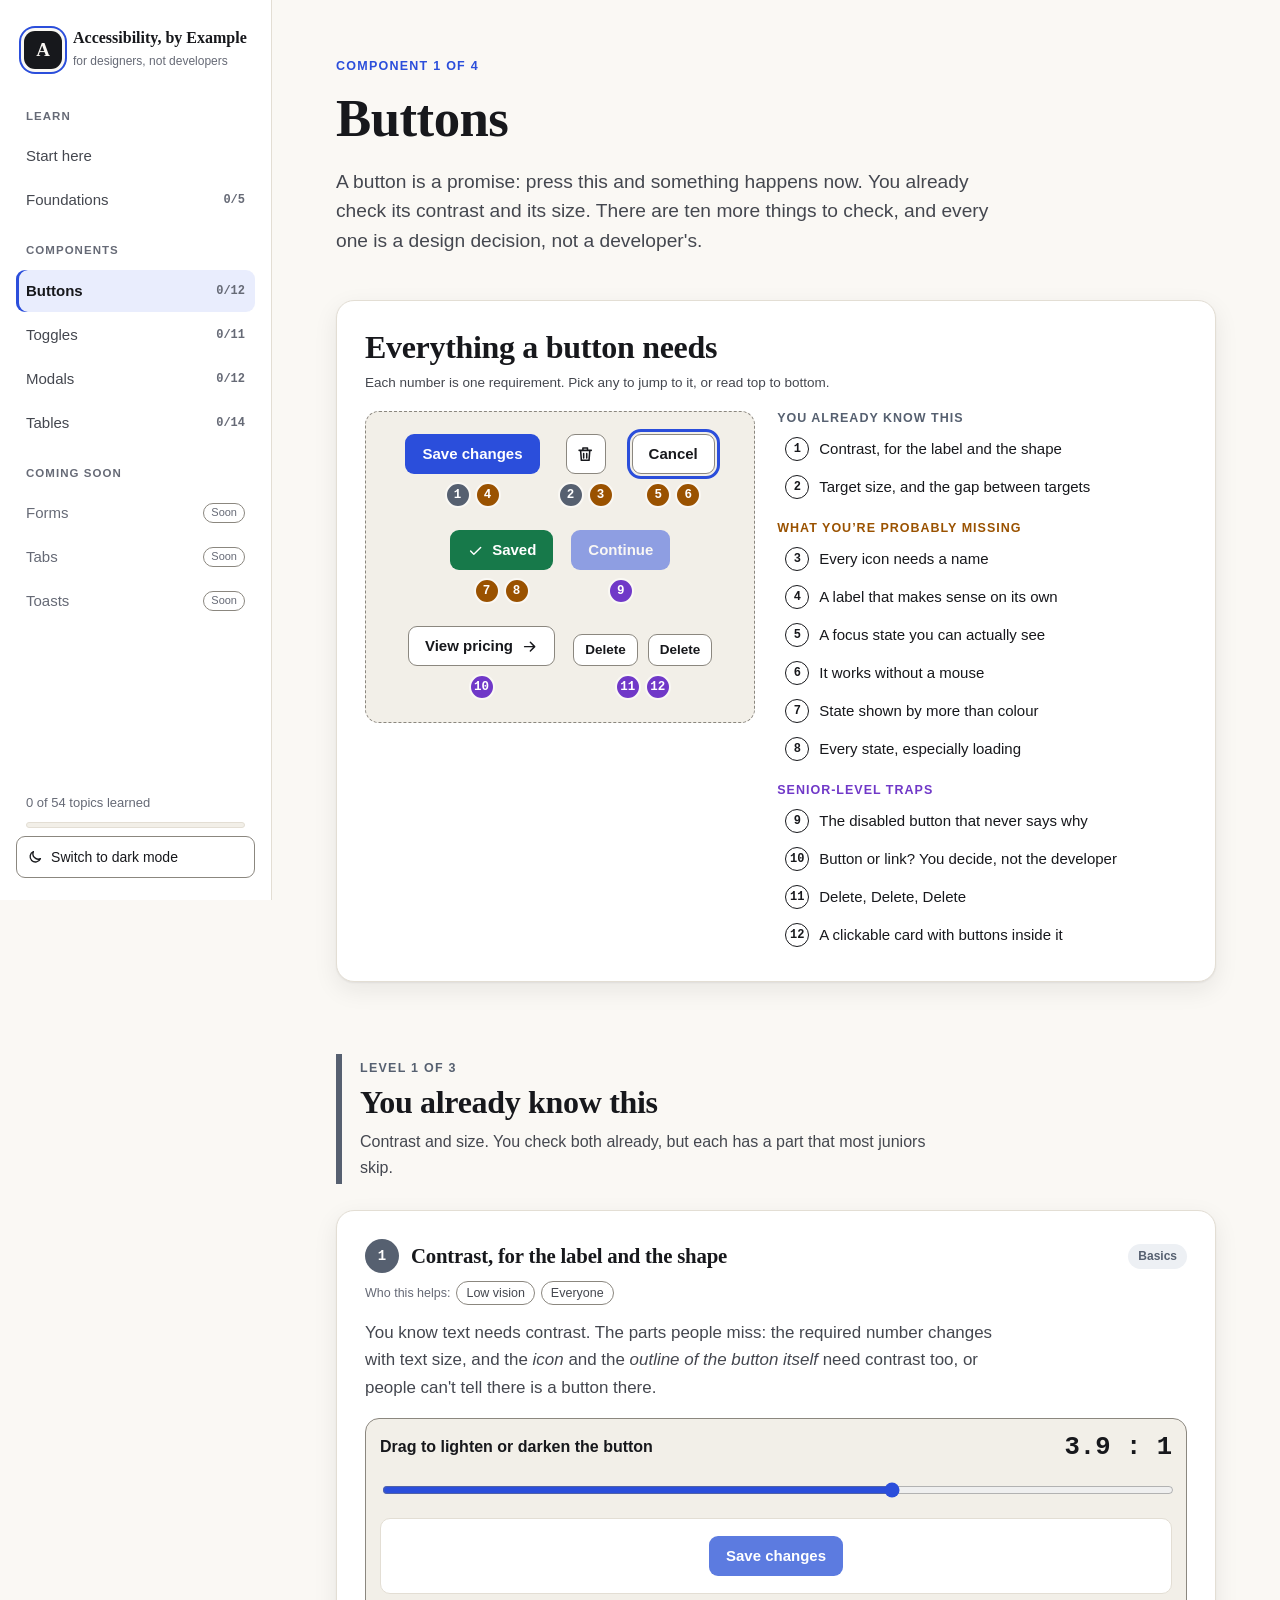
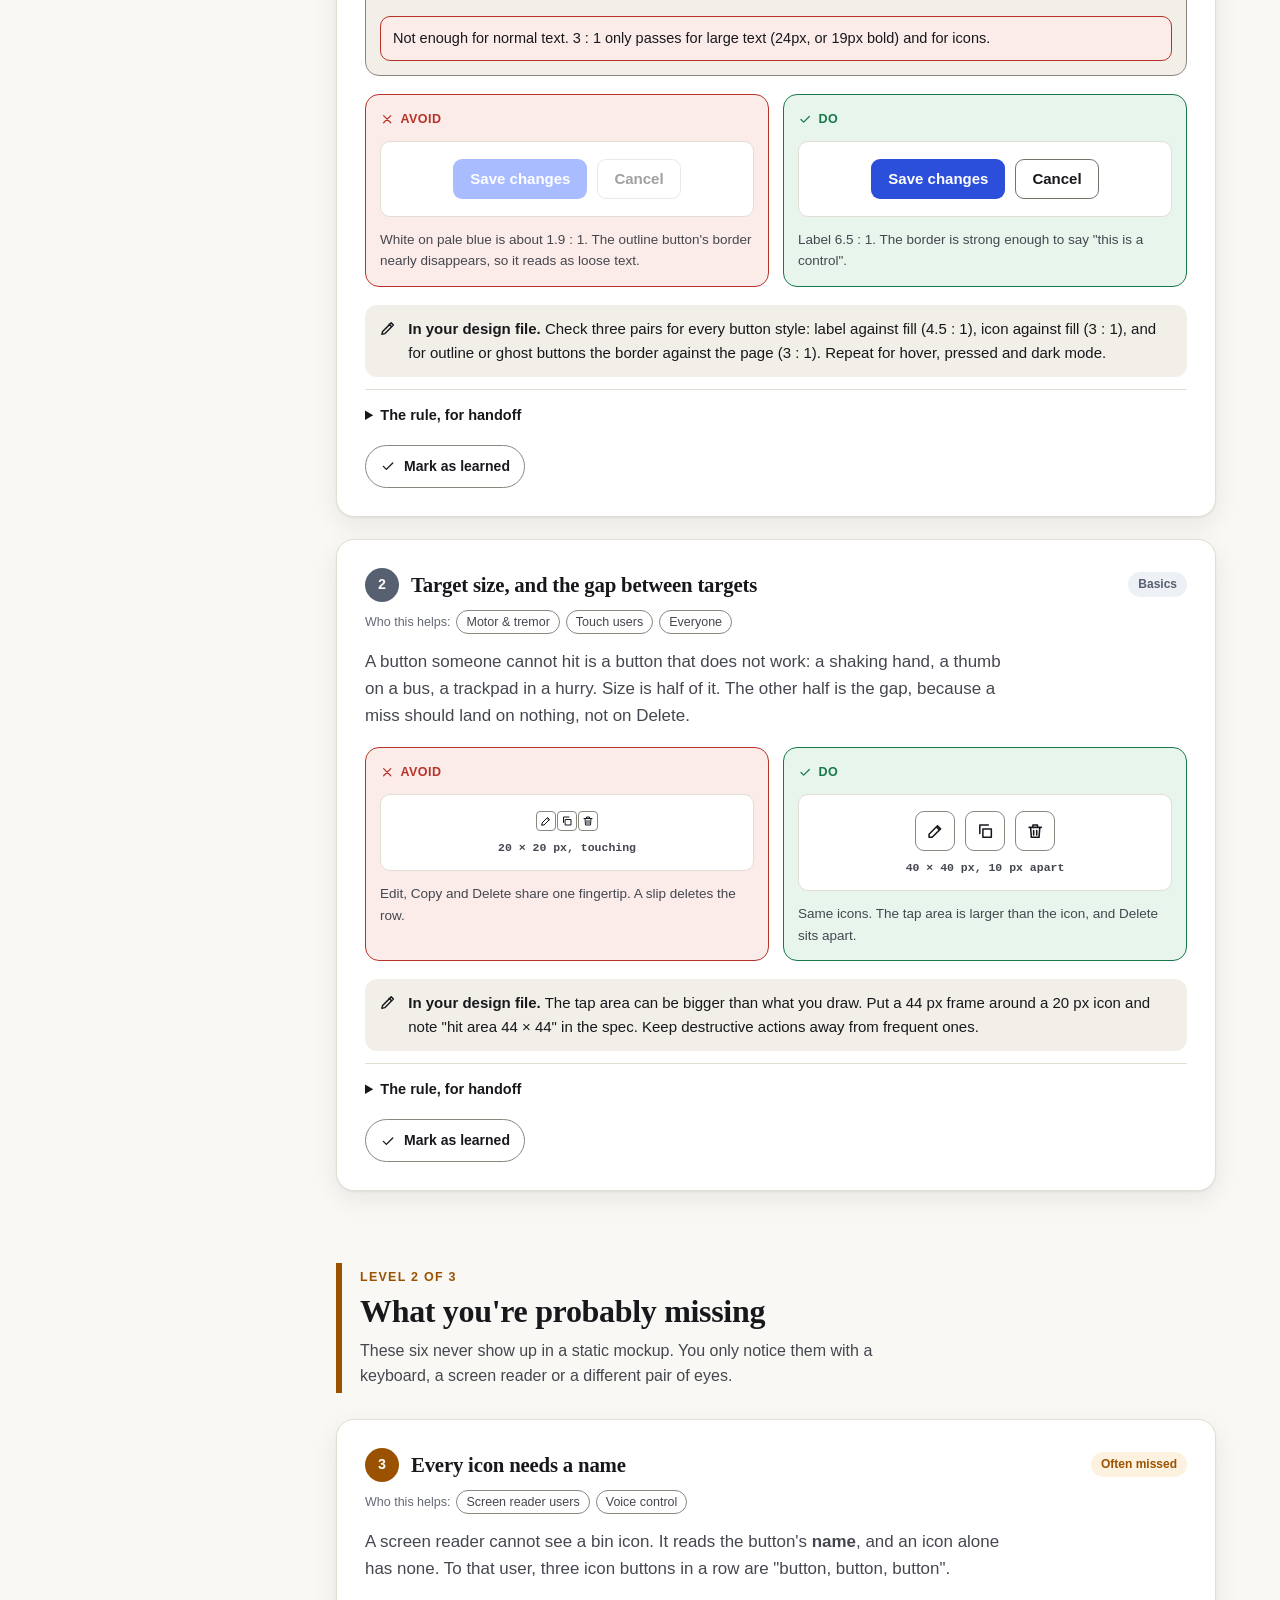
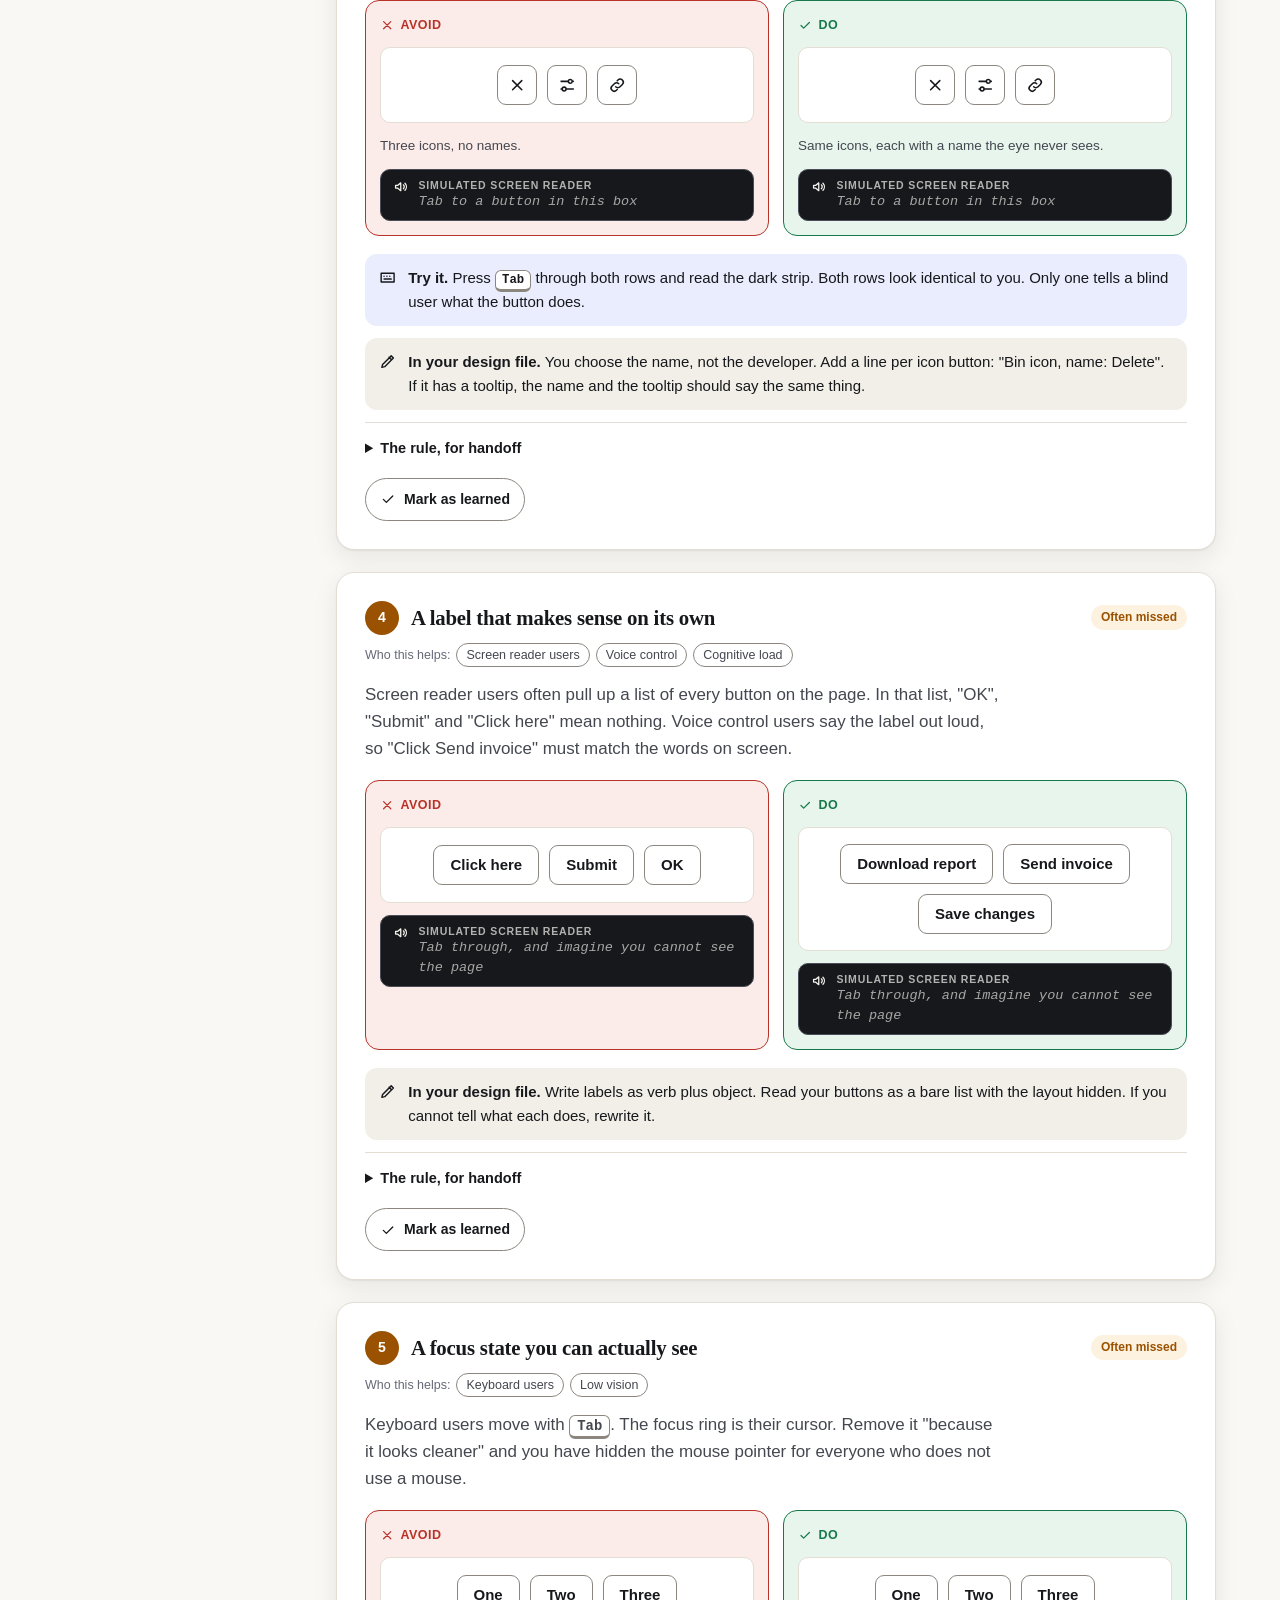
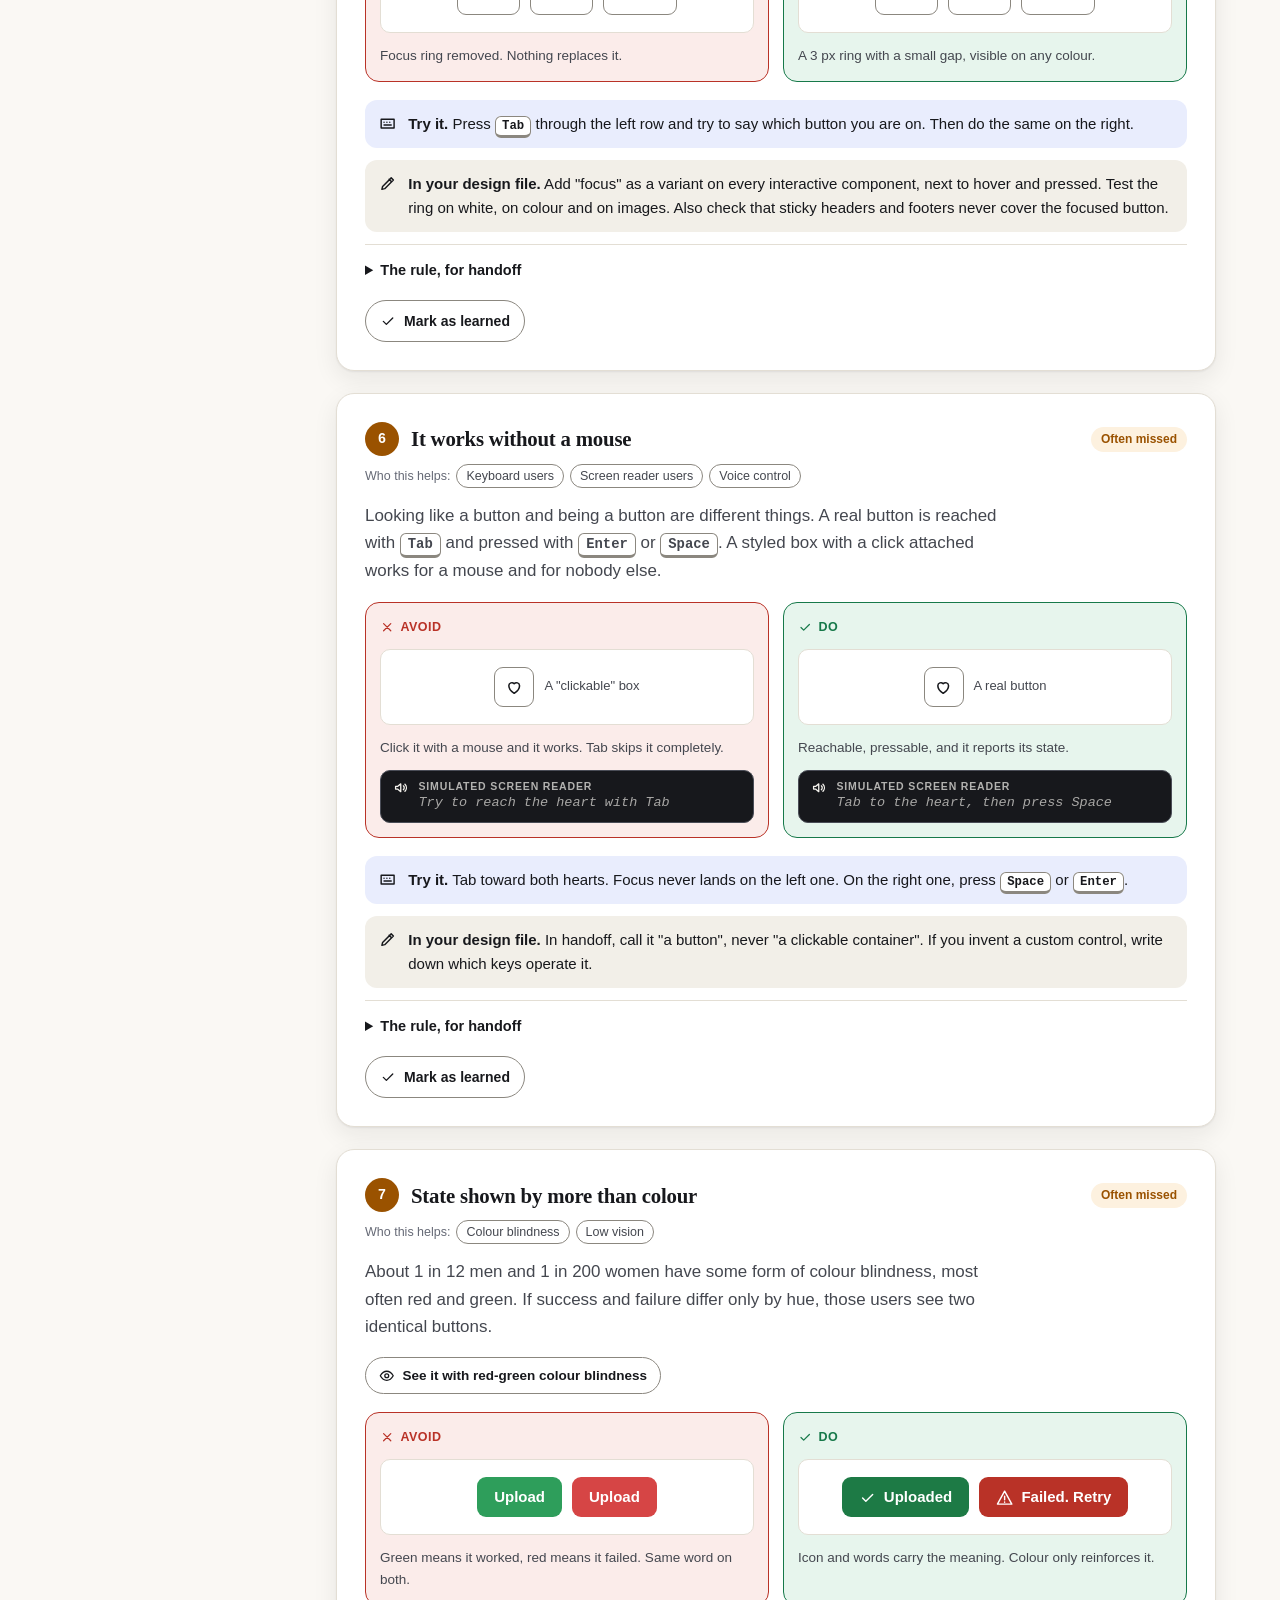
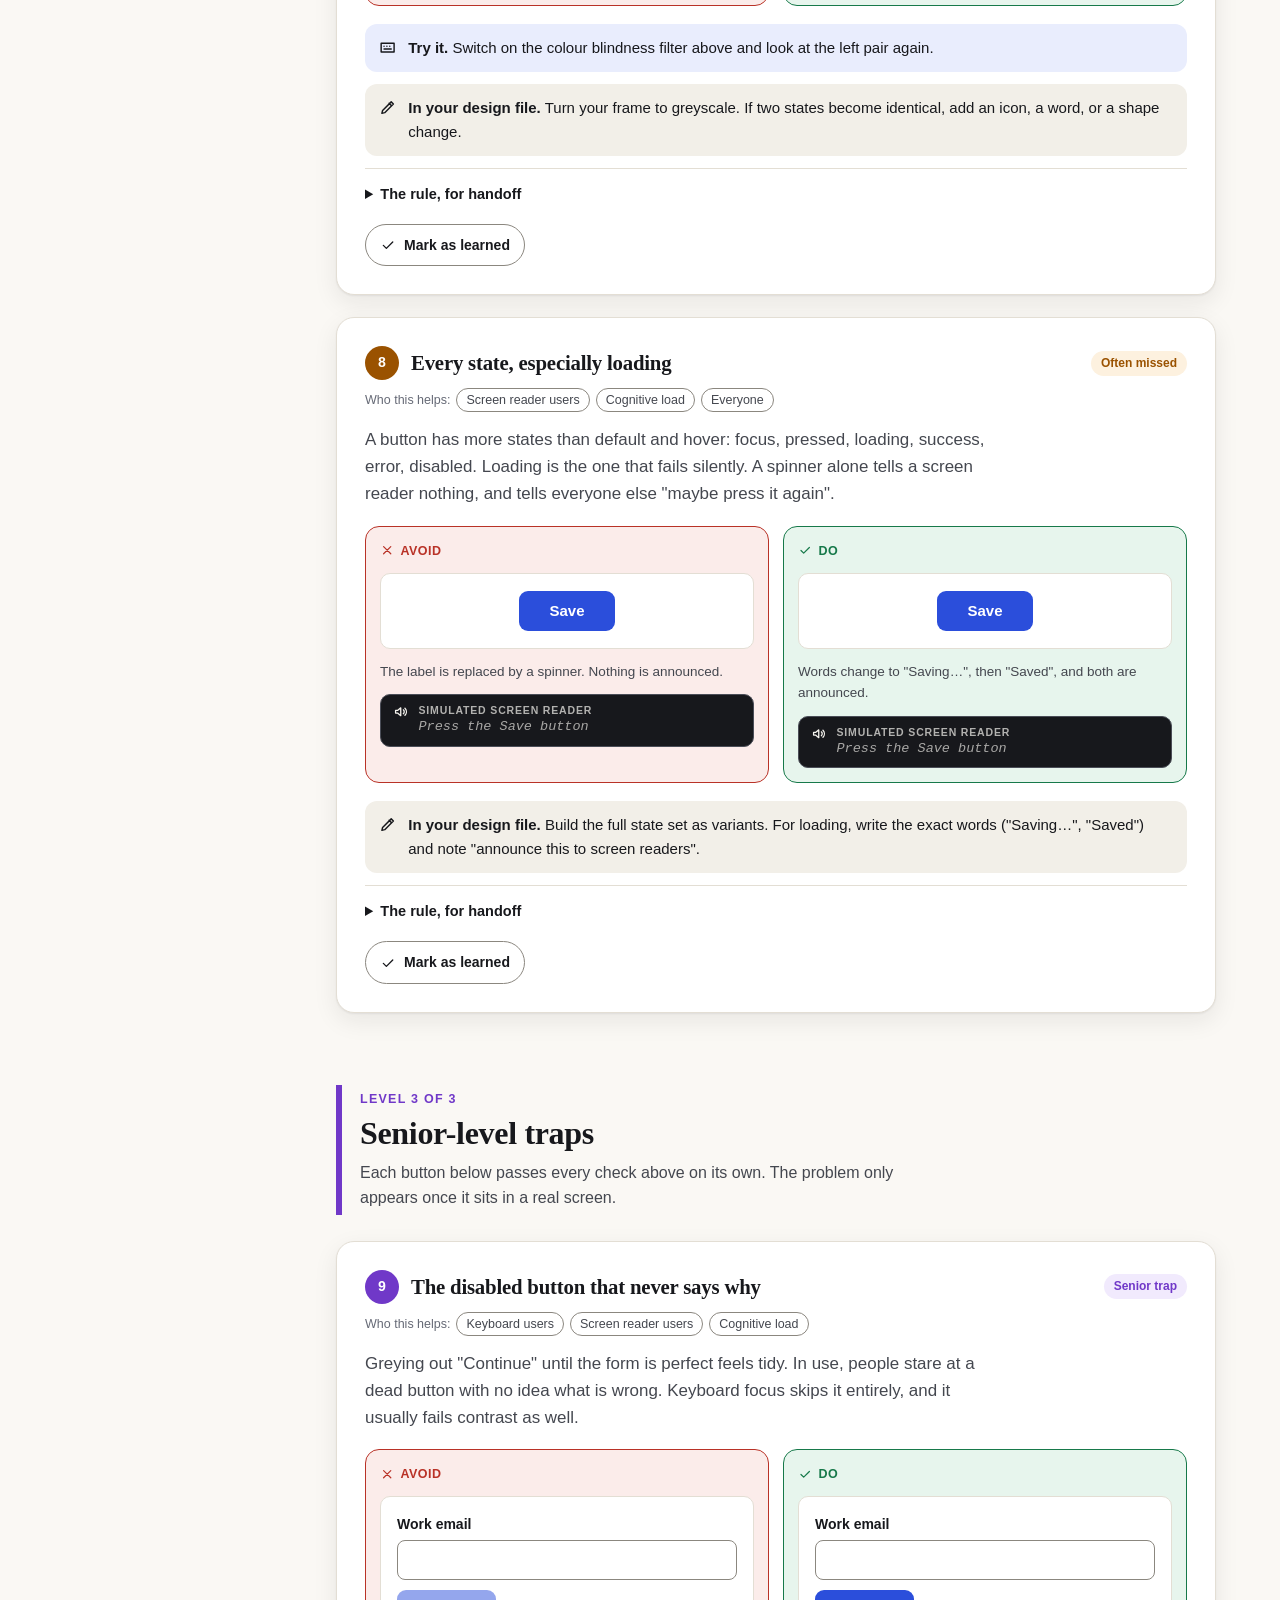
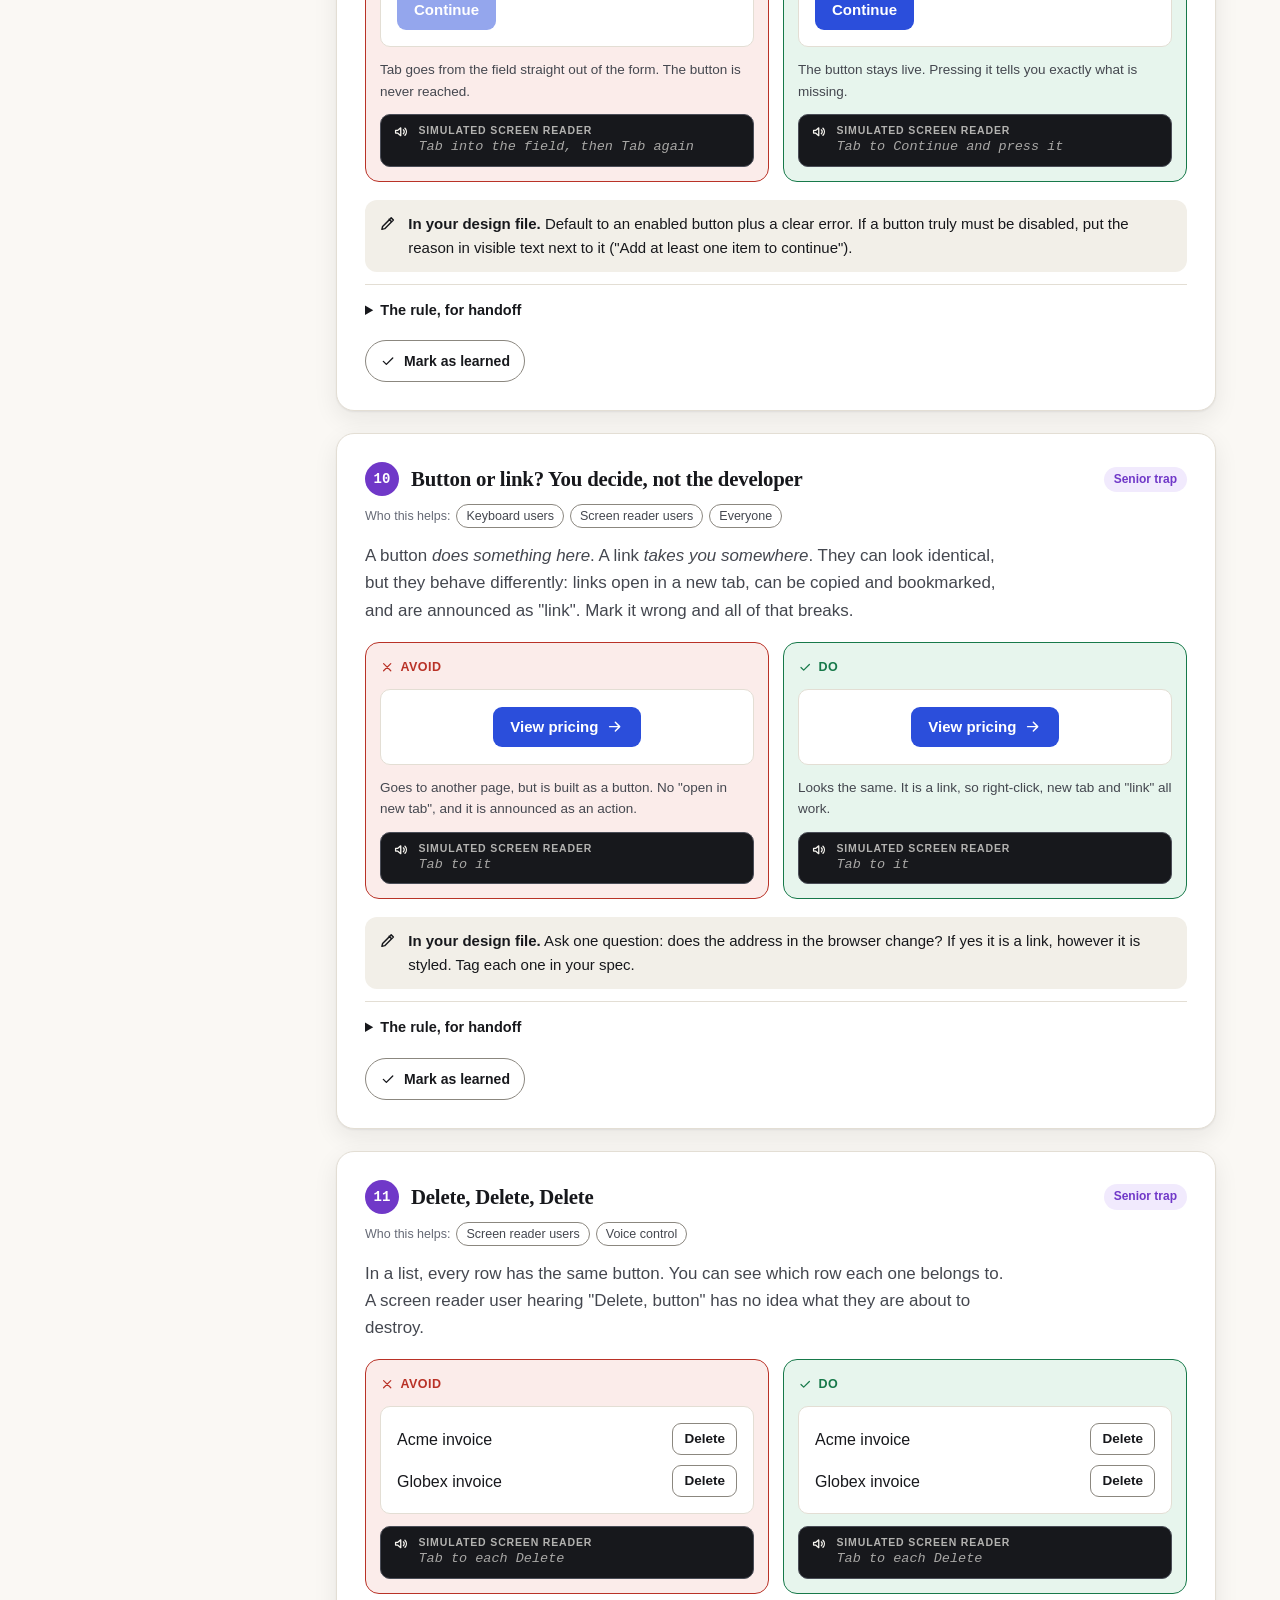
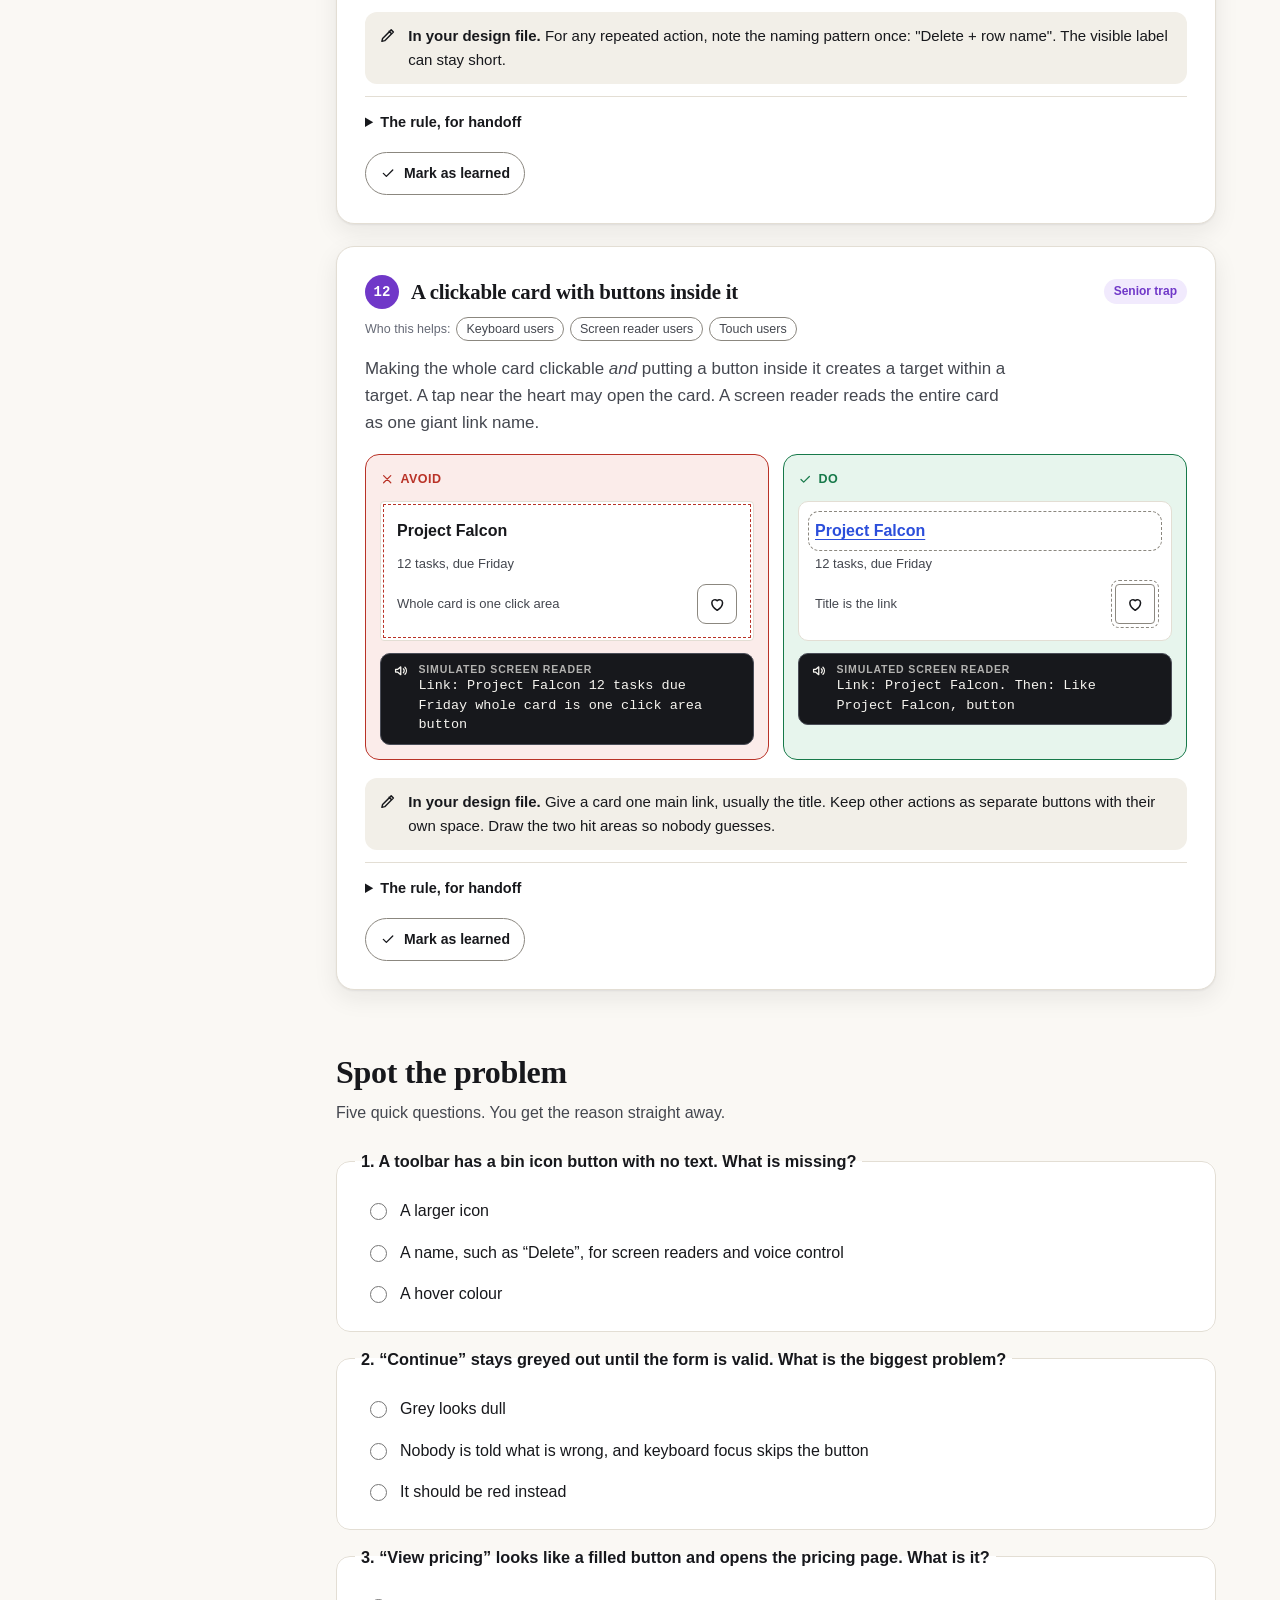
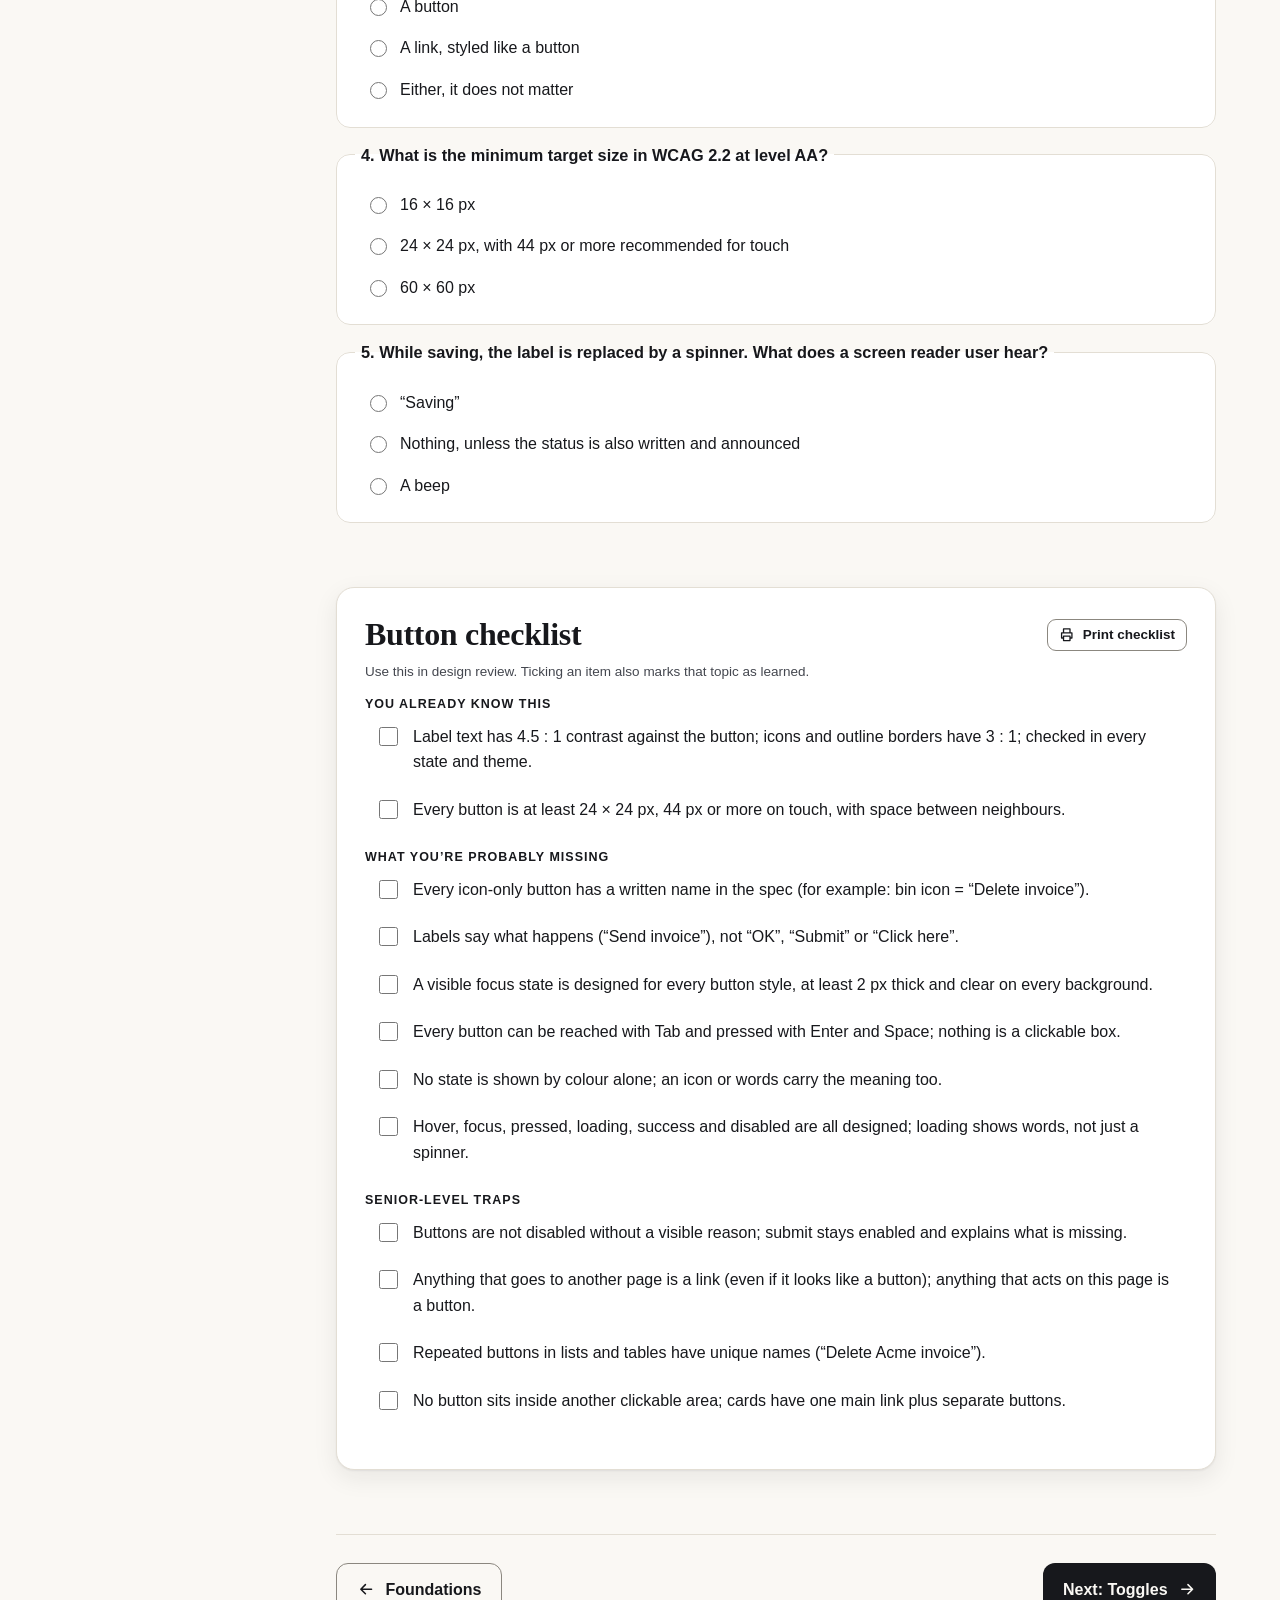
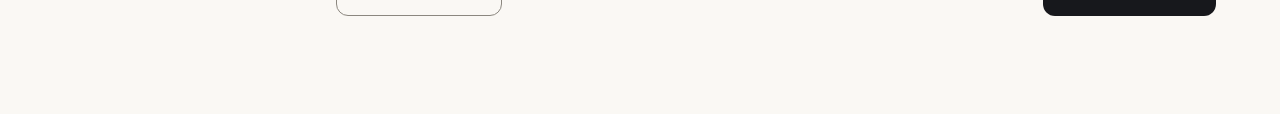
<file: a11y/buttons.html>
<!doctype html>
<html lang="en">
<head>
<meta charset="utf-8">
<meta name="viewport" content="width=device-width,initial-scale=1">
<title>Buttons — Accessibility, by Example</title>
<meta name="description" content="Everything a button needs to be accessible, from contrast and target size to names, focus, states and the traps seniors learn the hard way.">
<script>try{var t=localStorage.getItem('a11y-theme');if(t)document.documentElement.setAttribute('data-theme',t)}catch(e){}</script>
<link rel="stylesheet" href="assets/site.css">
</head>
<body data-page="buttons">
<a class="skip" href="#main">Skip to content</a>
<div class="shell">
<main id="main" tabindex="-1"><div class="wrap">

<header class="hero">
  <p class="eyebrow">Component 1 of 4</p>
  <h1>Buttons</h1>
  <p class="lede">A button is a promise: press this and something happens now. You already check its contrast and its size. There are ten more things to check, and every one is a design decision, not a developer's.</p>
</header>

<section class="panel" aria-labelledby="anat-h">
  <h2 id="anat-h" style="margin-bottom:6px">Everything a button needs</h2>
  <p class="cap" style="margin-bottom:18px">Each number is one requirement. Pick any to jump to it, or read top to bottom.</p>
  <div class="anatomy">
    <div class="stage" role="group" aria-label="Annotated buttons">
      <div class="spot"><button class="btn" data-noop>Save changes</button><div class="pins"><a class="pin" href="#b-contrast"></a><a class="pin" href="#b-label"></a></div></div>
      <div class="spot"><button class="ibtn" aria-label="Delete" data-noop><i data-i="trash"></i></button><div class="pins"><a class="pin" href="#b-size"></a><a class="pin" href="#b-name"></a></div></div>
      <div class="spot"><span class="btn sec ring" aria-hidden="true">Cancel</span><div class="pins"><a class="pin" href="#b-focus"></a><a class="pin" href="#b-keyboard"></a></div></div>
      <div class="spot"><span class="btn ok" aria-hidden="true"><i data-i="check"></i>Saved</span><div class="pins"><a class="pin" href="#b-colour"></a><a class="pin" href="#b-states"></a></div></div>
      <div class="spot"><span class="btn" aria-disabled="true" aria-hidden="true">Continue</span><div class="pins"><a class="pin" href="#b-disabled"></a></div></div>
      <div class="spot"><span class="btn sec" aria-hidden="true">View pricing<i data-i="arrow"></i></span><div class="pins"><a class="pin" href="#b-link"></a></div></div>
      <div class="spot"><span class="row" aria-hidden="true"><span class="btn sec sm">Delete</span><span class="btn sec sm">Delete</span></span><div class="pins"><a class="pin" href="#b-repeat"></a><a class="pin" href="#b-card"></a></div></div>
    </div>
    <div class="alist" id="anatomy-list"></div>
  </div>
</section>

<!-- ================= LEVEL 1 ================= -->
<section class="tier" data-tier="1">
  <div class="tier-head"><h2>You already know this</h2><p>Contrast and size. You check both already, but each has a part that most juniors skip.</p></div>

  <article class="topic" id="b-contrast" data-who="lowvision,everyone" data-check="Label text has 4.5 : 1 contrast against the button; icons and outline borders have 3 : 1; checked in every state and theme.">
    <h3>Contrast, for the label and the shape</h3>
    <p class="lead">You know text needs contrast. The parts people miss: the required number changes with text size, and the <em>icon</em> and the <em>outline of the button itself</em> need contrast too, or people can't tell there is a button there.</p>
    <div class="demo solo" data-contrast>
      <div class="row between">
        <label for="c-range" style="font-weight:650">Drag to lighten or darken the button</label>
        <span class="lab-out" aria-hidden="true"></span>
      </div>
      <input id="c-range" type="range" min="18" max="86" value="62">
      <div class="box center light"><span class="btn c-sample">Save changes</span></div>
      <p class="c-verdict fb" role="status"></p>
    </div>
    <div class="pair">
      <div class="demo bad">
        <div class="box center light"><span class="btn" style="background:#A9BCFF;color:#fff">Save changes</span><span class="btn" style="background:#fff;color:#A0A0A0;border-color:#E9E9E9">Cancel</span></div>
        <p class="cap">White on pale blue is about 1.9 : 1. The outline button's border nearly disappears, so it reads as loose text.</p>
      </div>
      <div class="demo good">
        <div class="box center light"><span class="btn" style="background:#2B4EDB;color:#fff">Save changes</span><span class="btn" style="background:#fff;color:#17181C;border-color:#77736B">Cancel</span></div>
        <p class="cap">Label 6.5 : 1. The border is strong enough to say "this is a control".</p>
      </div>
    </div>
    <p class="figma">Check three pairs for every button style: label against fill (4.5 : 1), icon against fill (3 : 1), and for outline or ghost buttons the border against the page (3 : 1). Repeat for hover, pressed and dark mode.</p>
    <details class="rule">WCAG 1.4.3 Contrast (Minimum), AA: 4.5 : 1 for text, 3 : 1 for large text (24px and up, or about 19px bold). WCAG 1.4.11 Non-text Contrast, AA: 3 : 1 for icons and for whatever visually identifies the control and its state. Disabled buttons are exempt, but should still be readable.</details>
  </article>

  <article class="topic" id="b-size" data-who="motor,touch,everyone" data-check="Every button is at least 24 × 24 px, 44 px or more on touch, with space between neighbours.">
    <h3>Target size, and the gap between targets</h3>
    <p class="lead">A button someone cannot hit is a button that does not work: a shaking hand, a thumb on a bus, a trackpad in a hurry. Size is half of it. The other half is the gap, because a miss should land on nothing, not on Delete.</p>
    <div class="pair">
      <div class="demo bad">
        <div class="box center col" style="align-items:center"><div class="row" style="gap:1px"><span class="ibtn tiny"><i data-i="edit"></i></span><span class="ibtn tiny"><i data-i="copy"></i></span><span class="ibtn tiny"><i data-i="trash"></i></span></div><span class="ruler">20 × 20 px, touching</span></div>
        <p class="cap">Edit, Copy and Delete share one fingertip. A slip deletes the row.</p>
      </div>
      <div class="demo good">
        <div class="box center col" style="align-items:center"><div class="row" style="gap:10px"><span class="ibtn"><i data-i="edit"></i></span><span class="ibtn"><i data-i="copy"></i></span><span class="ibtn"><i data-i="trash"></i></span></div><span class="ruler">40 × 40 px, 10 px apart</span></div>
        <p class="cap">Same icons. The tap area is larger than the icon, and Delete sits apart.</p>
      </div>
    </div>
    <p class="figma">The tap area can be bigger than what you draw. Put a 44 px frame around a 20 px icon and note "hit area 44 × 44" in the spec. Keep destructive actions away from frequent ones.</p>
    <details class="rule">WCAG 2.5.8 Target Size (Minimum), AA: 24 × 24 CSS px, or enough spacing that a 24 px circle on each target does not overlap another. WCAG 2.5.5 (AAA) asks for 44 × 44. Apple recommends 44 pt, Material 48 dp.</details>
  </article>
</section>

<!-- ================= LEVEL 2 ================= -->
<section class="tier" data-tier="2">
  <div class="tier-head"><h2>What you're probably missing</h2><p>These six never show up in a static mockup. You only notice them with a keyboard, a screen reader or a different pair of eyes.</p></div>

  <article class="topic" id="b-name" data-who="sr,voice" data-check="Every icon-only button has a written name in the spec (for example: bin icon = “Delete invoice”).">
    <h3>Every icon needs a name</h3>
    <p class="lead">A screen reader cannot see a bin icon. It reads the button's <strong>name</strong>, and an icon alone has none. To that user, three icon buttons in a row are "button, button, button".</p>
    <div class="pair">
      <div class="demo bad">
        <div class="box center"><button class="ibtn" data-sr="button" data-noop><i data-i="x"></i></button><button class="ibtn" data-sr="button" data-noop><i data-i="settings"></i></button><button class="ibtn" data-sr="button" data-noop><i data-i="link"></i></button></div>
        <p class="cap">Three icons, no names.</p>
        <div class="sr" data-hint="Tab to a button in this box"></div>
      </div>
      <div class="demo good">
        <div class="box center"><button class="ibtn" aria-label="Close" data-sr="Close, button" data-noop><i data-i="x"></i></button><button class="ibtn" aria-label="Settings" data-sr="Settings, button" data-noop><i data-i="settings"></i></button><button class="ibtn" aria-label="Copy link" data-sr="Copy link, button" data-noop><i data-i="link"></i></button></div>
        <p class="cap">Same icons, each with a name the eye never sees.</p>
        <div class="sr" data-hint="Tab to a button in this box"></div>
      </div>
    </div>
    <p class="try">Press <kbd>Tab</kbd> through both rows and read the dark strip. Both rows look identical to you. Only one tells a blind user what the button does.</p>
    <p class="figma">You choose the name, not the developer. Add a line per icon button: "Bin icon, name: Delete". If it has a tooltip, the name and the tooltip should say the same thing.</p>
    <details class="rule">WCAG 4.1.2 Name, Role, Value (A). Developers add the name with <code>aria-label</code> or visually hidden text inside the button.</details>
  </article>

  <article class="topic" id="b-label" data-who="sr,voice,cognitive" data-check="Labels say what happens (“Send invoice”), not “OK”, “Submit” or “Click here”.">
    <h3>A label that makes sense on its own</h3>
    <p class="lead">Screen reader users often pull up a list of every button on the page. In that list, "OK", "Submit" and "Click here" mean nothing. Voice control users say the label out loud, so "Click Send invoice" must match the words on screen.</p>
    <div class="pair">
      <div class="demo bad">
        <div class="box center"><button class="btn sec" data-sr="Click here, button" data-noop>Click here</button><button class="btn sec" data-sr="Submit, button" data-noop>Submit</button><button class="btn sec" data-sr="OK, button" data-noop>OK</button></div>
        <div class="sr" data-hint="Tab through, and imagine you cannot see the page"></div>
      </div>
      <div class="demo good">
        <div class="box center"><button class="btn sec" data-sr="Download report, button" data-noop>Download report</button><button class="btn sec" data-sr="Send invoice, button" data-noop>Send invoice</button><button class="btn sec" data-sr="Save changes, button" data-noop>Save changes</button></div>
        <div class="sr" data-hint="Tab through, and imagine you cannot see the page"></div>
      </div>
    </div>
    <p class="figma">Write labels as verb plus object. Read your buttons as a bare list with the layout hidden. If you cannot tell what each does, rewrite it.</p>
    <details class="rule">WCAG 2.4.6 Headings and Labels (AA) and 2.5.3 Label in Name (A): the coded name must contain the visible label, so voice commands work.</details>
  </article>

  <article class="topic" id="b-focus" data-who="keyboard,lowvision" data-check="A visible focus state is designed for every button style, at least 2 px thick and clear on every background.">
    <h3>A focus state you can actually see</h3>
    <p class="lead">Keyboard users move with <kbd>Tab</kbd>. The focus ring is their cursor. Remove it "because it looks cleaner" and you have hidden the mouse pointer for everyone who does not use a mouse.</p>
    <div class="pair">
      <div class="demo bad">
        <div class="box center"><button class="btn sec nofocus" data-noop>One</button><button class="btn sec nofocus" data-noop>Two</button><button class="btn sec nofocus" data-noop>Three</button></div>
        <p class="cap">Focus ring removed. Nothing replaces it.</p>
      </div>
      <div class="demo good">
        <div class="box center"><button class="btn sec" data-noop>One</button><button class="btn sec" data-noop>Two</button><button class="btn sec" data-noop>Three</button></div>
        <p class="cap">A 3 px ring with a small gap, visible on any colour.</p>
      </div>
    </div>
    <p class="try">Press <kbd>Tab</kbd> through the left row and try to say which button you are on. Then do the same on the right.</p>
    <p class="figma">Add "focus" as a variant on every interactive component, next to hover and pressed. Test the ring on white, on colour and on images. Also check that sticky headers and footers never cover the focused button.</p>
    <details class="rule">WCAG 2.4.7 Focus Visible (AA). WCAG 2.4.11 Focus Not Obscured (AA): the focused control must not be fully hidden by sticky content. WCAG 2.4.13 Focus Appearance (AAA) is the best target to design to: at least 2 px thick, 3 : 1 against the unfocused state.</details>
  </article>

  <article class="topic" id="b-keyboard" data-who="keyboard,sr,voice" data-check="Every button can be reached with Tab and pressed with Enter and Space; nothing is a clickable box.">
    <h3>It works without a mouse</h3>
    <p class="lead">Looking like a button and being a button are different things. A real button is reached with <kbd>Tab</kbd> and pressed with <kbd>Enter</kbd> or <kbd>Space</kbd>. A styled box with a click attached works for a mouse and for nobody else.</p>
    <div class="pair">
      <div class="demo bad">
        <div class="box center"><span class="ibtn" data-fake-toggle><i data-i="heart"></i></span><span class="hint">A "clickable" box</span></div>
        <p class="cap">Click it with a mouse and it works. Tab skips it completely.</p>
        <div class="sr" data-hint="Try to reach the heart with Tab"></div>
      </div>
      <div class="demo good">
        <div class="box center"><button class="ibtn" aria-label="Like" aria-pressed="false" data-toggle data-sr="Like, toggle button, {state}"><i data-i="heart"></i></button><span class="hint">A real button</span></div>
        <p class="cap">Reachable, pressable, and it reports its state.</p>
        <div class="sr" data-hint="Tab to the heart, then press Space"></div>
      </div>
    </div>
    <p class="try">Tab toward both hearts. Focus never lands on the left one. On the right one, press <kbd>Space</kbd> or <kbd>Enter</kbd>.</p>
    <p class="figma">In handoff, call it "a button", never "a clickable container". If you invent a custom control, write down which keys operate it.</p>
    <details class="rule">WCAG 2.1.1 Keyboard (A). Built with a native <code>&lt;button&gt;</code>, keyboard support comes for free.</details>
  </article>

  <article class="topic" id="b-colour" data-who="colour,lowvision" data-check="No state is shown by colour alone; an icon or words carry the meaning too.">
    <h3>State shown by more than colour</h3>
    <p class="lead">About 1 in 12 men and 1 in 200 women have some form of colour blindness, most often red and green. If success and failure differ only by hue, those users see two identical buttons.</p>
    <div class="simbar"><button type="button" class="simbtn" data-sim="cb" aria-pressed="false"><i data-i="eye"></i>See it with red-green colour blindness</button></div>
    <div class="pair">
      <div class="demo bad">
        <div class="box center light"><span class="btn" style="background:#2E9E5B;color:#fff">Upload</span><span class="btn" style="background:#D64545;color:#fff">Upload</span></div>
        <p class="cap">Green means it worked, red means it failed. Same word on both.</p>
      </div>
      <div class="demo good">
        <div class="box center light"><span class="btn" style="background:#1D7A45;color:#fff"><i data-i="check"></i>Uploaded</span><span class="btn" style="background:#B93227;color:#fff"><i data-i="warn"></i>Failed. Retry</span></div>
        <p class="cap">Icon and words carry the meaning. Colour only reinforces it.</p>
      </div>
    </div>
    <p class="try">Switch on the colour blindness filter above and look at the left pair again.</p>
    <p class="figma">Turn your frame to greyscale. If two states become identical, add an icon, a word, or a shape change.</p>
    <details class="rule">WCAG 1.4.1 Use of Color (A).</details>
  </article>

  <article class="topic" id="b-states" data-who="sr,cognitive,everyone" data-check="Hover, focus, pressed, loading, success and disabled are all designed; loading shows words, not just a spinner.">
    <h3>Every state, especially loading</h3>
    <p class="lead">A button has more states than default and hover: focus, pressed, loading, success, error, disabled. Loading is the one that fails silently. A spinner alone tells a screen reader nothing, and tells everyone else "maybe press it again".</p>
    <div class="pair">
      <div class="demo bad">
        <div class="box center"><button class="btn" data-loading="bad" data-sr="Save, button" style="min-width:96px">Save</button></div>
        <p class="cap">The label is replaced by a spinner. Nothing is announced.</p>
        <div class="sr" data-hint="Press the Save button"></div>
      </div>
      <div class="demo good">
        <div class="box center"><button class="btn" data-loading="good" data-sr="Save, button" style="min-width:96px">Save</button></div>
        <p class="cap">Words change to "Saving…", then "Saved", and both are announced.</p>
        <div class="sr" data-hint="Press the Save button"></div>
      </div>
    </div>
    <p class="figma">Build the full state set as variants. For loading, write the exact words ("Saving…", "Saved") and note "announce this to screen readers".</p>
    <details class="rule">WCAG 4.1.3 Status Messages (AA): changes that do not move focus must still be announced. Developers use a live region, and block repeat presses while the request runs.</details>
  </article>
</section>

<!-- ================= LEVEL 3 ================= -->
<section class="tier" data-tier="3">
  <div class="tier-head"><h2>Senior-level traps</h2><p>Each button below passes every check above on its own. The problem only appears once it sits in a real screen.</p></div>

  <article class="topic" id="b-disabled" data-who="keyboard,sr,cognitive" data-check="Buttons are not disabled without a visible reason; submit stays enabled and explains what is missing.">
    <h3>The disabled button that never says why</h3>
    <p class="lead">Greying out "Continue" until the form is perfect feels tidy. In use, people stare at a dead button with no idea what is wrong. Keyboard focus skips it entirely, and it usually fails contrast as well.</p>
    <div class="pair">
      <div class="demo bad">
        <div class="box col"><div class="field"><label for="d1">Work email</label><input id="d1" type="text" data-sr="Work email, edit text" autocomplete="off"></div><button class="btn" disabled style="align-self:flex-start">Continue</button></div>
        <p class="cap">Tab goes from the field straight out of the form. The button is never reached.</p>
        <div class="sr" data-hint="Tab into the field, then Tab again"></div>
      </div>
      <div class="demo good">
        <div class="box col"><div class="field"><label for="d2">Work email</label><input id="d2" type="text" data-sr="Work email, edit text" autocomplete="off"><span class="err" id="d2e" hidden><i data-i="warn"></i>Enter your work email to continue</span></div><button class="btn" style="align-self:flex-start" data-show="d2e" data-sr="Continue, button" data-say="Error: enter your work email to continue">Continue</button></div>
        <p class="cap">The button stays live. Pressing it tells you exactly what is missing.</p>
        <div class="sr" data-hint="Tab to Continue and press it"></div>
      </div>
    </div>
    <p class="figma">Default to an enabled button plus a clear error. If a button truly must be disabled, put the reason in visible text next to it ("Add at least one item to continue").</p>
    <details class="rule">Not a single WCAG criterion, but it touches 3.3.1 Error Identification (A) and 3.3.2 Labels or Instructions (A). If the control must stay focusable while unavailable, developers use <code>aria-disabled="true"</code> instead of <code>disabled</code>.</details>
  </article>

  <article class="topic" id="b-link" data-who="keyboard,sr,everyone" data-check="Anything that goes to another page is a link (even if it looks like a button); anything that acts on this page is a button.">
    <h3>Button or link? You decide, not the developer</h3>
    <p class="lead">A button <em>does something here</em>. A link <em>takes you somewhere</em>. They can look identical, but they behave differently: links open in a new tab, can be copied and bookmarked, and are announced as "link". Mark it wrong and all of that breaks.</p>
    <div class="pair">
      <div class="demo bad">
        <div class="box center"><button class="btn" data-sr="View pricing, button" data-noop>View pricing<i data-i="arrow"></i></button></div>
        <p class="cap">Goes to another page, but is built as a button. No "open in new tab", and it is announced as an action.</p>
        <div class="sr" data-hint="Tab to it"></div>
      </div>
      <div class="demo good">
        <div class="box center"><a class="btn" href="#b-link" data-sr="View pricing, link" data-noop>View pricing<i data-i="arrow"></i></a></div>
        <p class="cap">Looks the same. It is a link, so right-click, new tab and "link" all work.</p>
        <div class="sr" data-hint="Tab to it"></div>
      </div>
    </div>
    <p class="figma">Ask one question: does the address in the browser change? If yes it is a link, however it is styled. Tag each one in your spec.</p>
    <details class="rule">WCAG 4.1.2 Name, Role, Value (A). Navigation uses <code>&lt;a href&gt;</code>, actions use <code>&lt;button&gt;</code>.</details>
  </article>

  <article class="topic" id="b-repeat" data-who="sr,voice" data-check="Repeated buttons in lists and tables have unique names (“Delete Acme invoice”).">
    <h3>Delete, Delete, Delete</h3>
    <p class="lead">In a list, every row has the same button. You can see which row each one belongs to. A screen reader user hearing "Delete, button" has no idea what they are about to destroy.</p>
    <div class="pair">
      <div class="demo bad">
        <div class="box col"><div class="row between"><span>Acme invoice</span><button class="btn sec sm" data-sr="Delete, button" data-noop>Delete</button></div><div class="row between"><span>Globex invoice</span><button class="btn sec sm" data-sr="Delete, button" data-noop>Delete</button></div></div>
        <div class="sr" data-hint="Tab to each Delete"></div>
      </div>
      <div class="demo good">
        <div class="box col"><div class="row between"><span>Acme invoice</span><button class="btn sec sm" aria-label="Delete Acme invoice" data-sr="Delete Acme invoice, button" data-noop>Delete</button></div><div class="row between"><span>Globex invoice</span><button class="btn sec sm" aria-label="Delete Globex invoice" data-sr="Delete Globex invoice, button" data-noop>Delete</button></div></div>
        <div class="sr" data-hint="Tab to each Delete"></div>
      </div>
    </div>
    <p class="figma">For any repeated action, note the naming pattern once: "Delete + row name". The visible label can stay short.</p>
    <details class="rule">WCAG 2.4.6 Headings and Labels (AA) and 4.1.2 (A). Developers add the row name to the accessible name, keeping the visible word at the start so voice control still works.</details>
  </article>

  <article class="topic" id="b-card" data-who="keyboard,sr,touch" data-check="No button sits inside another clickable area; cards have one main link plus separate buttons.">
    <h3>A clickable card with buttons inside it</h3>
    <p class="lead">Making the whole card clickable <em>and</em> putting a button inside it creates a target within a target. A tap near the heart may open the card. A screen reader reads the entire card as one giant link name.</p>
    <div class="pair">
      <div class="demo bad">
        <div class="box col dim" style="--o:-4px;outline-color:var(--bad);cursor:pointer"><b>Project Falcon</b><span class="hint">12 tasks, due Friday</span><div class="row between"><span class="hint">Whole card is one click area</span><span class="ibtn"><i data-i="heart"></i></span></div></div>
        <div class="sr" data-say="Link: Project Falcon 12 tasks due Friday whole card is one click area button"></div>
      </div>
      <div class="demo good">
        <div class="box col"><a href="#b-card" data-noop style="font-weight:700" class="dim">Project Falcon</a><span class="hint">12 tasks, due Friday</span><div class="row between"><span class="hint">Title is the link</span><span class="ibtn dim" style="--o:3px"><i data-i="heart"></i></span></div></div>
        <div class="sr" data-say="Link: Project Falcon.  Then: Like Project Falcon, button"></div>
      </div>
    </div>
    <p class="figma">Give a card one main link, usually the title. Keep other actions as separate buttons with their own space. Draw the two hit areas so nobody guesses.</p>
    <details class="rule">Interactive elements must not be nested inside each other (HTML rule, and WCAG 4.1.2). Developers can stretch the title link over the card visually while keeping the buttons separate.</details>
  </article>
</section>

<section class="section" aria-labelledby="quiz-h">
  <h2 id="quiz-h">Spot the problem</h2>
  <p class="sub">Five quick questions. You get the reason straight away.</p>
  <div class="quiz" id="qb" data-quiz><script type="application/json">[
    {"q":"A toolbar has a bin icon button with no text. What is missing?","a":["A larger icon","A name, such as “Delete”, for screen readers and voice control","A hover colour"],"c":1,"why":"Without a name it is announced as just “button”.","hint":"Think about someone who cannot see the icon."},
    {"q":"“Continue” stays greyed out until the form is valid. What is the biggest problem?","a":["Grey looks dull","Nobody is told what is wrong, and keyboard focus skips the button","It should be red instead"],"c":1,"why":"Keep it enabled and explain what is missing when pressed.","hint":"What does the person learn from a dead button?"},
    {"q":"“View pricing” looks like a filled button and opens the pricing page. What is it?","a":["A button","A link, styled like a button","Either, it does not matter"],"c":1,"why":"If the address changes it is a link, whatever it looks like.","hint":"Does the browser address change?"},
    {"q":"What is the minimum target size in WCAG 2.2 at level AA?","a":["16 × 16 px","24 × 24 px, with 44 px or more recommended for touch","60 × 60 px"],"c":1,"why":"24 is the floor. Design for 44 to 48 on touch screens.","hint":"The floor is lower than the number most designers quote."},
    {"q":"While saving, the label is replaced by a spinner. What does a screen reader user hear?","a":["“Saving”","Nothing, unless the status is also written and announced","A beep"],"c":1,"why":"A spinner is a picture. Status needs words.","hint":"A spinner has no text."}
  ]</script></div>
</section>

<section class="section panel check" id="checklist" aria-labelledby="check-h">
  <div class="row between" style="margin-bottom:8px"><h2 id="check-h">Button checklist</h2><button type="button" class="btn sec sm no-print" data-print><i data-i="print"></i>Print checklist</button></div>
  <p class="cap" style="margin-bottom:10px">Use this in design review. Ticking an item also marks that topic as learned.</p>
  <div id="checklist-body"></div>
</section>

<nav class="next" aria-label="Next page">
  <a class="cta alt" href="foundations.html"><i data-i="back"></i>Foundations</a>
  <a class="cta" href="toggles.html">Next: Toggles<i data-i="arrow"></i></a>
</nav>

</div></main>
</div>
<script src="assets/site.js"></script>
</body>
</html>
</file>
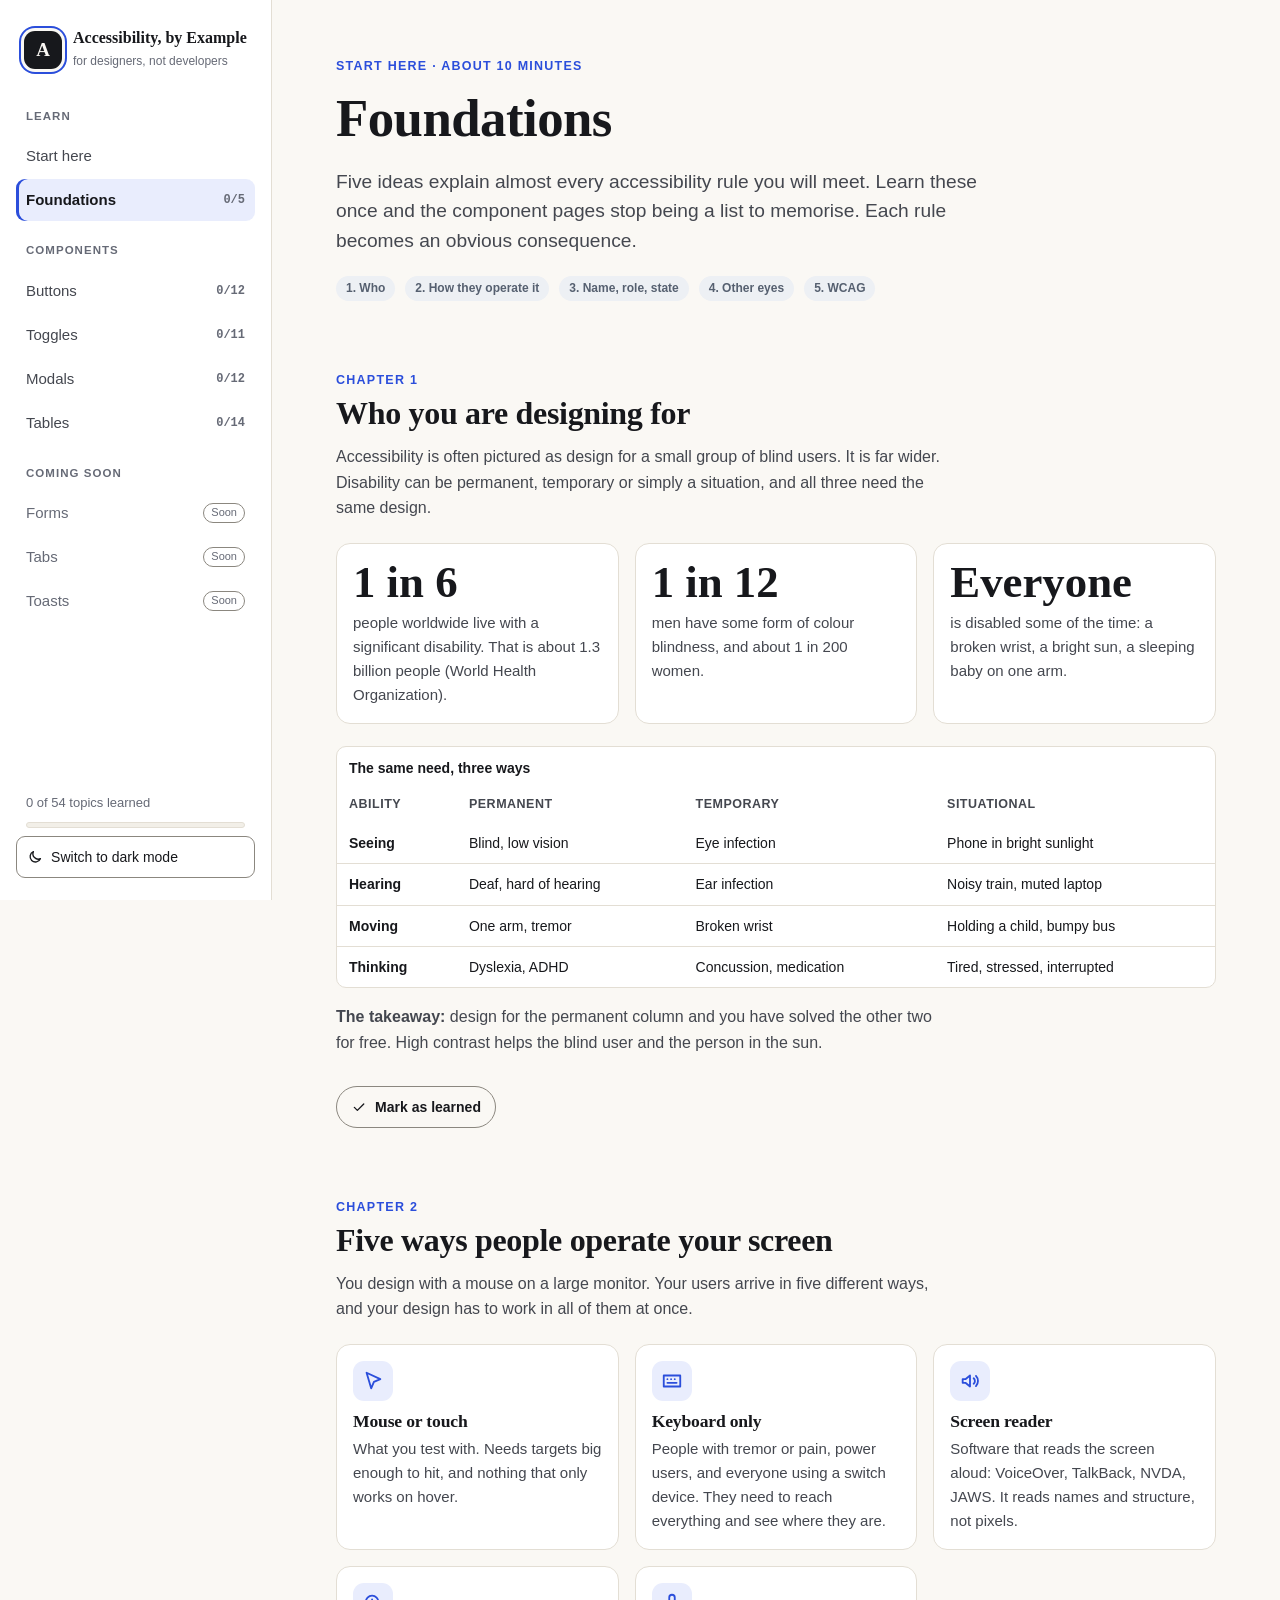
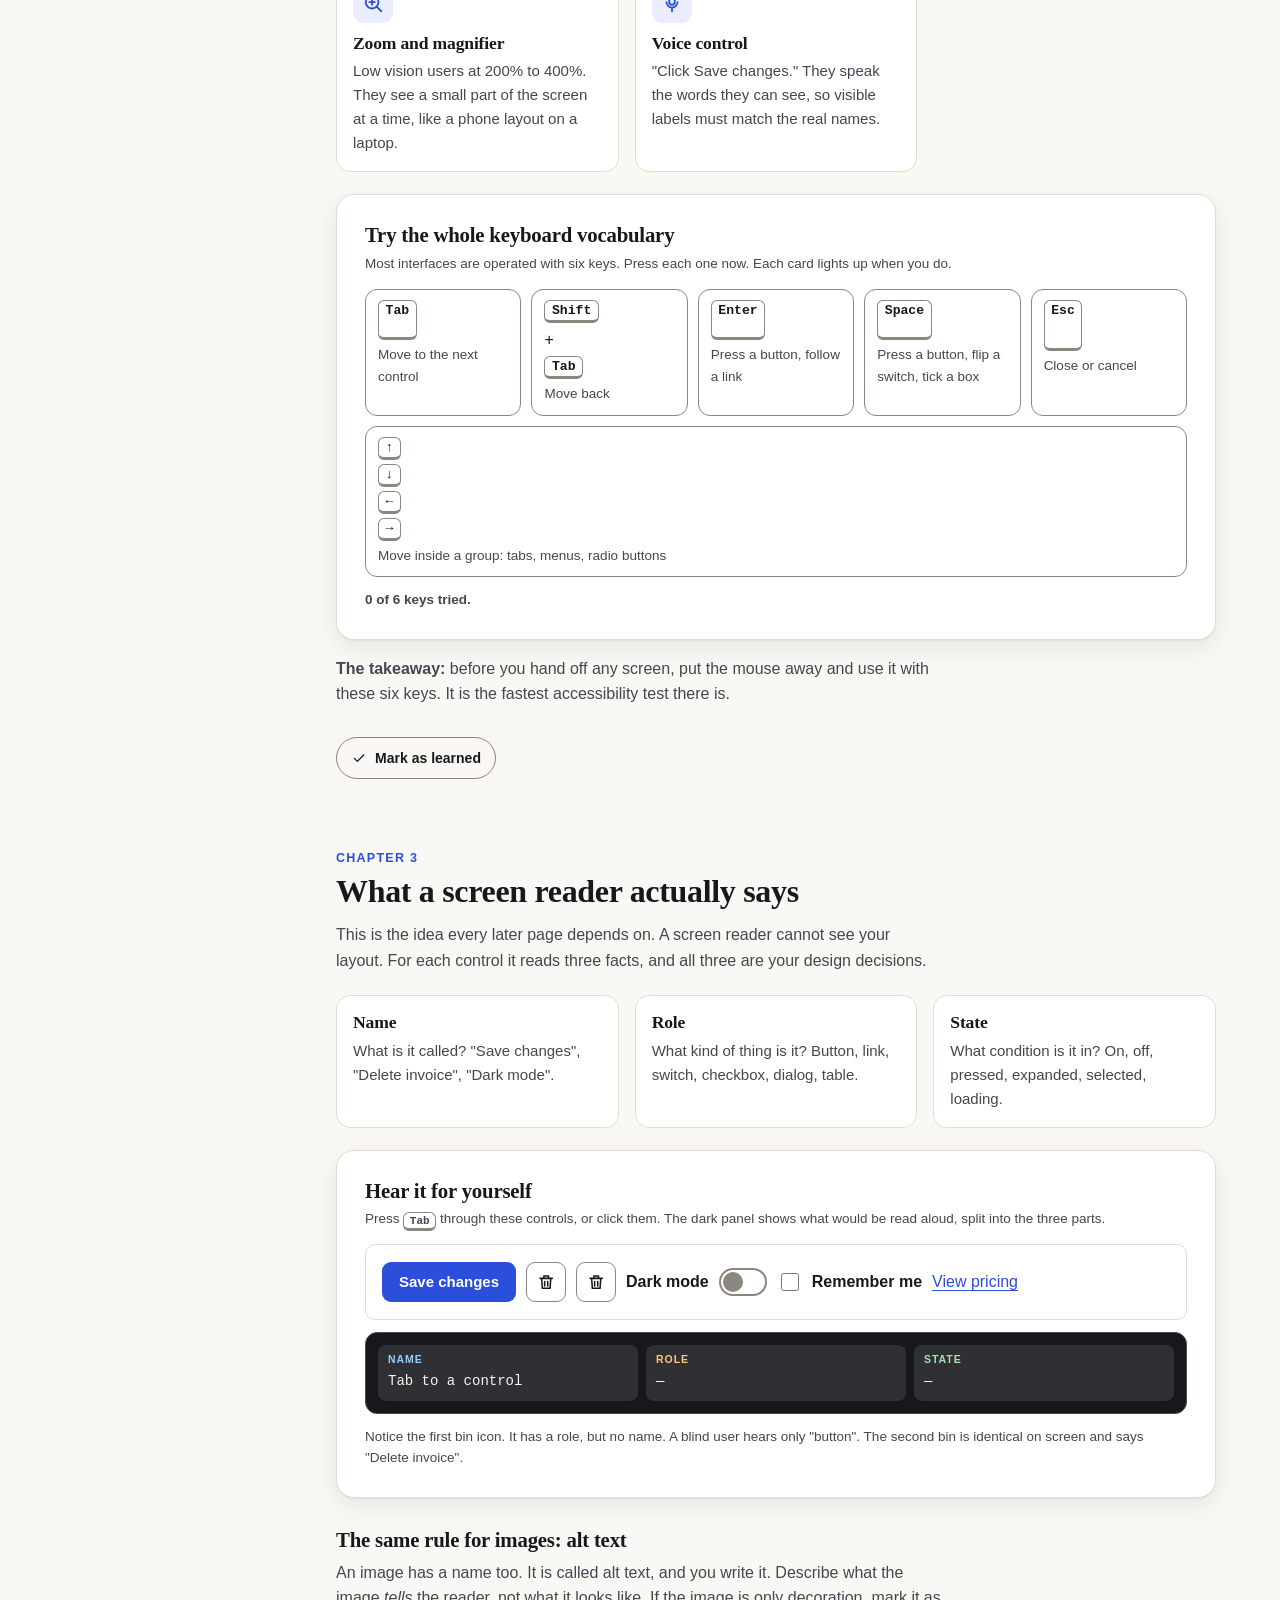
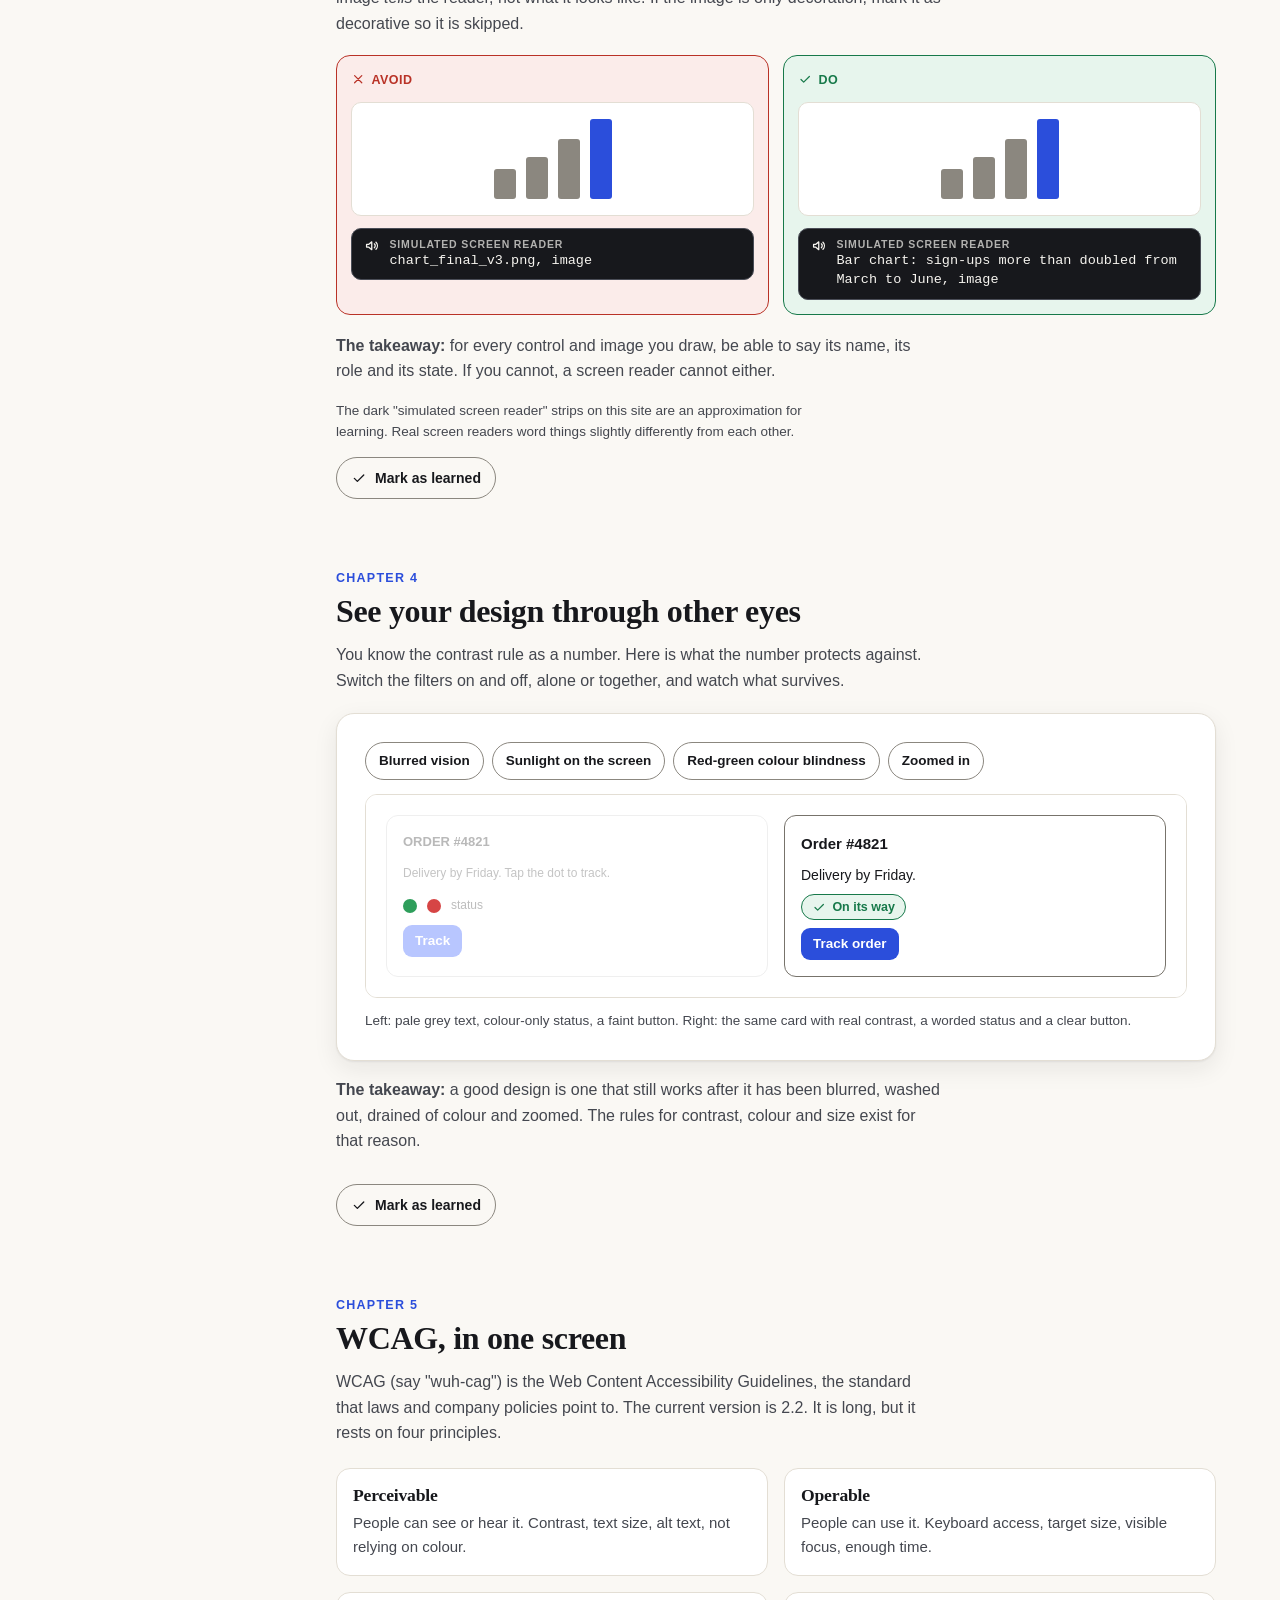
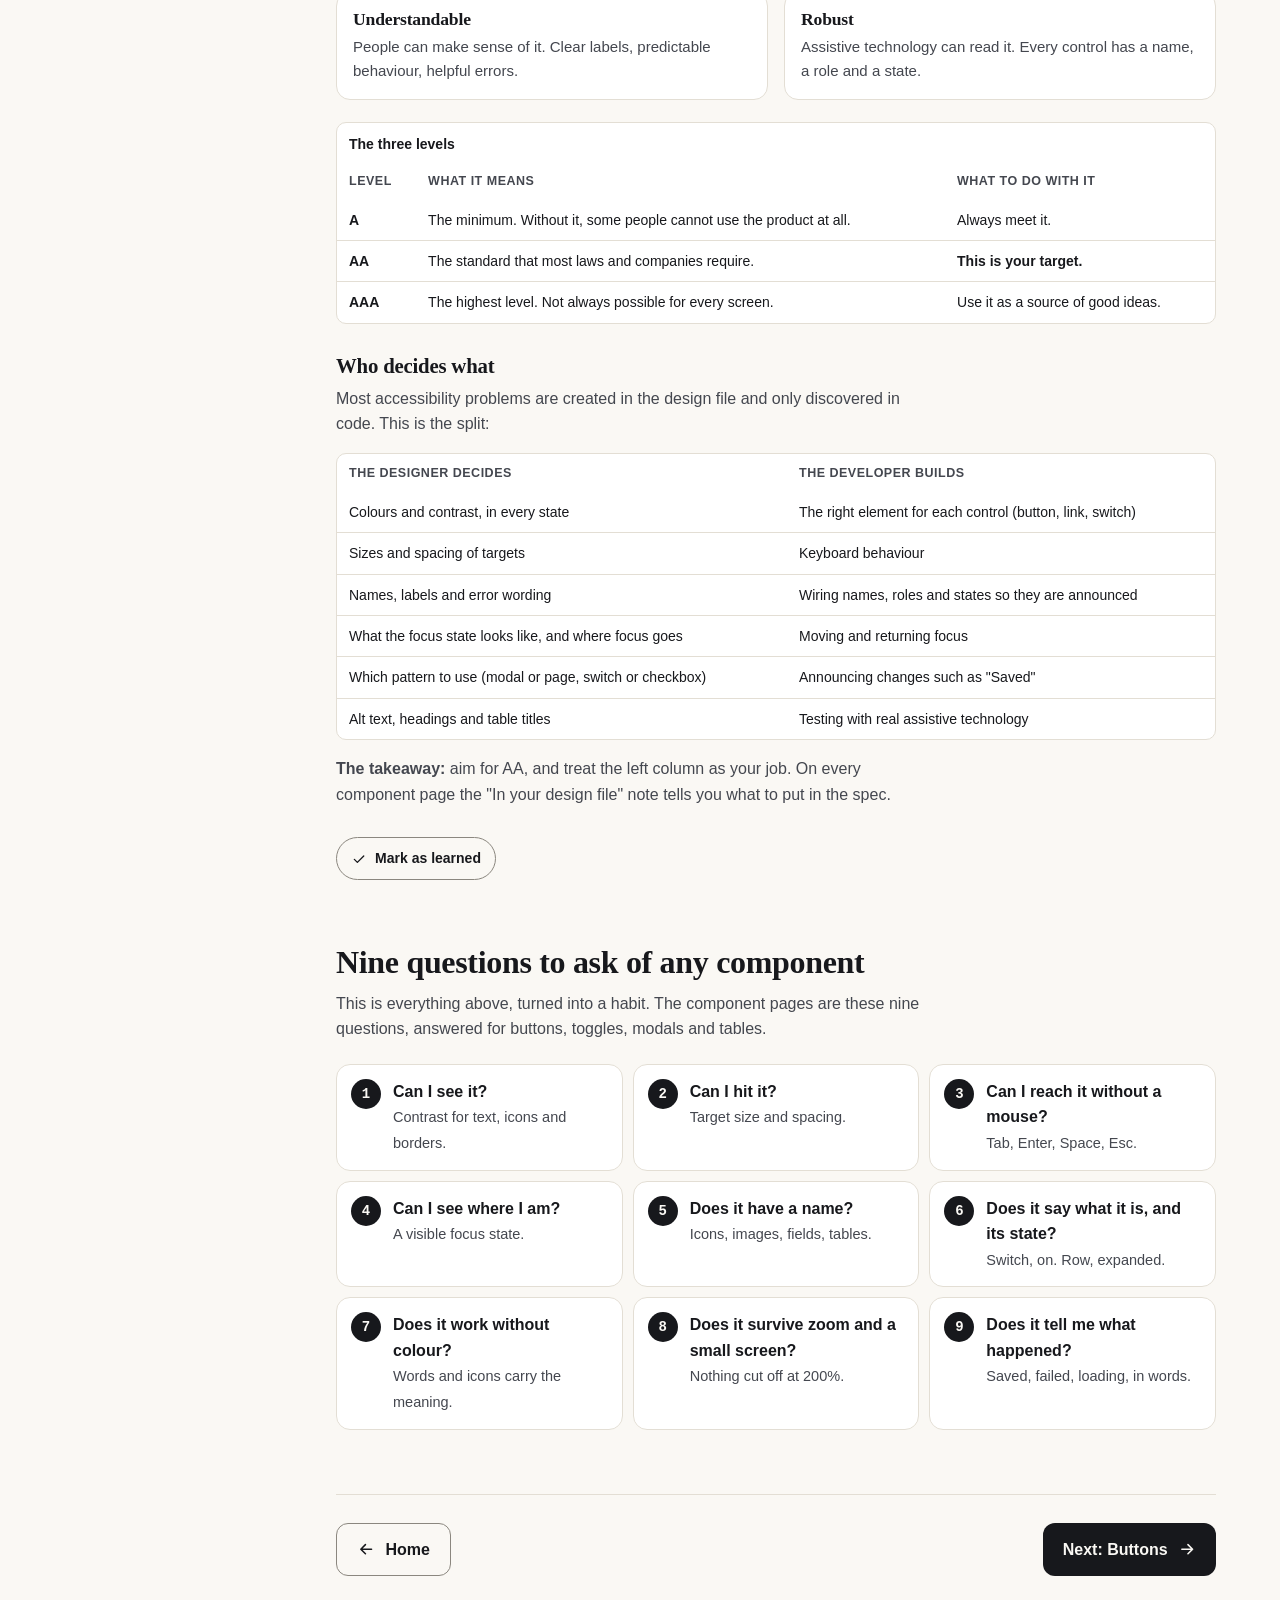
<file: a11y/foundations.html>
<!doctype html>
<html lang="en">
<head>
<meta charset="utf-8">
<meta name="viewport" content="width=device-width,initial-scale=1">
<title>Foundations — Accessibility, by Example</title>
<meta name="description" content="Accessibility basics for designers in five short chapters: who you design for, how people operate a screen, what a screen reader says, seeing through other eyes, and WCAG in one screen.">
<script>try{var t=localStorage.getItem('a11y-theme');if(t)document.documentElement.setAttribute('data-theme',t)}catch(e){}</script>
<link rel="stylesheet" href="assets/site.css">
</head>
<body data-page="foundations">
<a class="skip" href="#main">Skip to content</a>
<div class="shell">
<main id="main" tabindex="-1"><div class="wrap">

<header class="hero">
  <p class="eyebrow">Start here · about 10 minutes</p>
  <h1>Foundations</h1>
  <p class="lede">Five ideas explain almost every accessibility rule you will meet. Learn these once and the component pages stop being a list to memorise. Each rule becomes an obvious consequence.</p>
  <nav aria-label="Chapters" class="row" style="margin-top:20px">
    <a class="chip t1" href="#f-who">1. Who</a><a class="chip t1" href="#f-ways">2. How they operate it</a><a class="chip t1" href="#f-nrs">3. Name, role, state</a><a class="chip t1" href="#f-see">4. Other eyes</a><a class="chip t1" href="#f-wcag">5. WCAG</a>
  </nav>
</header>

<!-- 1 -->
<section class="chapter" id="f-who" data-learn>
  <p class="k">Chapter 1</p>
  <h2>Who you are designing for</h2>
  <p>Accessibility is often pictured as design for a small group of blind users. It is far wider. Disability can be permanent, temporary or simply a situation, and all three need the same design.</p>
  <div class="grid g3" style="margin:22px 0">
    <div class="tile"><span class="stat">1 in 6</span><p>people worldwide live with a significant disability. That is about 1.3 billion people (World Health Organization).</p></div>
    <div class="tile"><span class="stat">1 in 12</span><p>men have some form of colour blindness, and about 1 in 200 women.</p></div>
    <div class="tile"><span class="stat">Everyone</span><p>is disabled some of the time: a broken wrist, a bright sun, a sleeping baby on one arm.</p></div>
  </div>
  <div class="tblwrap">
    <table class="tbl">
      <caption>The same need, three ways</caption>
      <thead><tr><th scope="col">Ability</th><th scope="col">Permanent</th><th scope="col">Temporary</th><th scope="col">Situational</th></tr></thead>
      <tbody>
        <tr><th scope="row">Seeing</th><td>Blind, low vision</td><td>Eye infection</td><td>Phone in bright sunlight</td></tr>
        <tr><th scope="row">Hearing</th><td>Deaf, hard of hearing</td><td>Ear infection</td><td>Noisy train, muted laptop</td></tr>
        <tr><th scope="row">Moving</th><td>One arm, tremor</td><td>Broken wrist</td><td>Holding a child, bumpy bus</td></tr>
        <tr><th scope="row">Thinking</th><td>Dyslexia, ADHD</td><td>Concussion, medication</td><td>Tired, stressed, interrupted</td></tr>
      </tbody>
    </table>
  </div>
  <p style="margin-top:16px"><strong>The takeaway:</strong> design for the permanent column and you have solved the other two for free. High contrast helps the blind user and the person in the sun.</p>
</section>

<!-- 2 -->
<section class="chapter" id="f-ways" data-learn>
  <p class="k">Chapter 2</p>
  <h2>Five ways people operate your screen</h2>
  <p>You design with a mouse on a large monitor. Your users arrive in five different ways, and your design has to work in all of them at once.</p>
  <div class="grid g3" style="margin:22px 0">
    <div class="tile"><div class="ico"><i data-i="pointer"></i></div><h3>Mouse or touch</h3><p>What you test with. Needs targets big enough to hit, and nothing that only works on hover.</p></div>
    <div class="tile"><div class="ico"><i data-i="keyboard"></i></div><h3>Keyboard only</h3><p>People with tremor or pain, power users, and everyone using a switch device. They need to reach everything and see where they are.</p></div>
    <div class="tile"><div class="ico"><i data-i="speaker"></i></div><h3>Screen reader</h3><p>Software that reads the screen aloud: VoiceOver, TalkBack, NVDA, JAWS. It reads names and structure, not pixels.</p></div>
    <div class="tile"><div class="ico"><i data-i="zoom"></i></div><h3>Zoom and magnifier</h3><p>Low vision users at 200% to 400%. They see a small part of the screen at a time, like a phone layout on a laptop.</p></div>
    <div class="tile"><div class="ico"><i data-i="mic"></i></div><h3>Voice control</h3><p>"Click Save changes." They speak the words they can see, so visible labels must match the real names.</p></div>
  </div>
  <div class="panel">
    <h3 style="margin-bottom:6px">Try the whole keyboard vocabulary</h3>
    <p class="cap" style="margin-bottom:14px">Most interfaces are operated with six keys. Press each one now. Each card lights up when you do.</p>
    <div class="keys" data-keys>
      <div class="key" data-key="Tab"><kbd>Tab</kbd><span>Move to the next control</span></div>
      <div class="key" data-key="ShiftTab"><kbd>Shift</kbd> + <kbd>Tab</kbd><span>Move back</span></div>
      <div class="key" data-key="Enter"><kbd>Enter</kbd><span>Press a button, follow a link</span></div>
      <div class="key" data-key="Space"><kbd>Space</kbd><span>Press a button, flip a switch, tick a box</span></div>
      <div class="key" data-key="Escape"><kbd>Esc</kbd><span>Close or cancel</span></div>
      <div class="key" data-key="Arrow"><kbd>↑</kbd> <kbd>↓</kbd> <kbd>←</kbd> <kbd>→</kbd><span>Move inside a group: tabs, menus, radio buttons</span></div>
    </div>
    <p class="cap" role="status" data-keys-out style="margin-top:12px;font-weight:650">0 of 6 keys tried.</p>
  </div>
  <p style="margin-top:16px"><strong>The takeaway:</strong> before you hand off any screen, put the mouse away and use it with these six keys. It is the fastest accessibility test there is.</p>
</section>

<!-- 3 -->
<section class="chapter" id="f-nrs" data-learn>
  <p class="k">Chapter 3</p>
  <h2>What a screen reader actually says</h2>
  <p>This is the idea every later page depends on. A screen reader cannot see your layout. For each control it reads three facts, and all three are your design decisions.</p>
  <div class="grid g3" style="margin:22px 0">
    <div class="tile"><h3>Name</h3><p>What is it called? "Save changes", "Delete invoice", "Dark mode".</p></div>
    <div class="tile"><h3>Role</h3><p>What kind of thing is it? Button, link, switch, checkbox, dialog, table.</p></div>
    <div class="tile"><h3>State</h3><p>What condition is it in? On, off, pressed, expanded, selected, loading.</p></div>
  </div>
  <div class="panel" data-nrs>
    <h3 style="margin-bottom:6px">Hear it for yourself</h3>
    <p class="cap" style="margin-bottom:14px">Press <kbd>Tab</kbd> through these controls, or click them. The dark panel shows what would be read aloud, split into the three parts.</p>
    <div class="box" style="margin-bottom:12px">
      <button class="btn" data-n="Save changes" data-r="button" data-noop>Save changes</button>
      <button class="ibtn" data-n="" data-r="button" data-noop><i data-i="trash"></i></button>
      <button class="ibtn" aria-label="Delete invoice" data-n="Delete invoice" data-r="button" data-noop><i data-i="trash"></i></button>
      <span class="row"><label for="nrs-sw" style="font-weight:600">Dark mode</label><button class="sw" role="switch" aria-checked="false" id="nrs-sw" data-n="Dark mode" data-r="switch"></button></span>
      <label class="row" style="font-weight:600"><input type="checkbox" style="width:18px;height:18px" data-n="Remember me" data-r="checkbox">Remember me</label>
      <a href="#f-nrs" data-n="View pricing" data-r="link" data-noop>View pricing</a>
    </div>
    <div class="nrs-out" aria-hidden="true">
      <div><b>Name</b><span data-slot="n">Tab to a control</span></div>
      <div><b>Role</b><span data-slot="r">—</span></div>
      <div><b>State</b><span data-slot="s">—</span></div>
    </div>
    <p class="cap" style="margin-top:12px">Notice the first bin icon. It has a role, but no name. A blind user hears only "button". The second bin is identical on screen and says "Delete invoice".</p>
  </div>

  <h3 style="margin:30px 0 8px">The same rule for images: alt text</h3>
  <p>An image has a name too. It is called alt text, and you write it. Describe what the image <em>tells</em> the reader, not what it looks like. If the image is only decoration, mark it as decorative so it is skipped.</p>
  <div class="pair">
    <div class="demo bad"><span class="tag"><i data-i="x"></i>Avoid</span>
      <div class="box center" style="align-items:flex-end;min-height:110px" aria-hidden="true"><span style="width:22px;height:30px;background:var(--line-strong);border-radius:3px"></span><span style="width:22px;height:42px;background:var(--line-strong);border-radius:3px"></span><span style="width:22px;height:60px;background:var(--line-strong);border-radius:3px"></span><span style="width:22px;height:80px;background:var(--primary);border-radius:3px"></span></div>
      <div class="sr" data-say="chart_final_v3.png, image"></div>
    </div>
    <div class="demo good"><span class="tag"><i data-i="check"></i>Do</span>
      <div class="box center" style="align-items:flex-end;min-height:110px" aria-hidden="true"><span style="width:22px;height:30px;background:var(--line-strong);border-radius:3px"></span><span style="width:22px;height:42px;background:var(--line-strong);border-radius:3px"></span><span style="width:22px;height:60px;background:var(--line-strong);border-radius:3px"></span><span style="width:22px;height:80px;background:var(--primary);border-radius:3px"></span></div>
      <div class="sr" data-say="Bar chart: sign-ups more than doubled from March to June, image"></div>
    </div>
  </div>
  <p><strong>The takeaway:</strong> for every control and image you draw, be able to say its name, its role and its state. If you cannot, a screen reader cannot either.</p>
  <p class="cap">The dark "simulated screen reader" strips on this site are an approximation for learning. Real screen readers word things slightly differently from each other.</p>
</section>

<!-- 4 -->
<section class="chapter" id="f-see" data-learn>
  <p class="k">Chapter 4</p>
  <h2>See your design through other eyes</h2>
  <p>You know the contrast rule as a number. Here is what the number protects against. Switch the filters on and off, alone or together, and watch what survives.</p>
  <div class="panel" style="margin-top:20px">
    <div class="simbar" style="margin-bottom:14px">
      <button type="button" class="simbtn" data-sim="blur" data-target="#vision-sample" aria-pressed="false">Blurred vision</button>
      <button type="button" class="simbtn" data-sim="glare" data-target="#vision-sample" aria-pressed="false">Sunlight on the screen</button>
      <button type="button" class="simbtn" data-sim="cb" data-target="#vision-sample" aria-pressed="false">Red-green colour blindness</button>
      <button type="button" class="simbtn" data-sim="zoom" data-target="#vision-sample" aria-pressed="false">Zoomed in</button>
    </div>
    <div style="overflow:auto;border-radius:12px;border:1px solid var(--line);max-height:420px">
      <div id="vision-sample" class="light" style="padding:20px;display:grid;gap:16px;grid-template-columns:repeat(auto-fit,minmax(220px,1fr))">
        <div style="border:1px solid #EFEFEF;border-radius:12px;padding:16px;display:grid;gap:8px">
          <b style="color:#B9B9B9;font-size:13px">ORDER #4821</b>
          <span style="color:#C4C4C4;font-size:12px">Delivery by Friday. Tap the dot to track.</span>
          <span class="row"><span class="dot g"></span><span class="dot r"></span><span style="font-size:12px;color:#BDBDBD">status</span></span>
          <span class="btn sm" style="background:#B8C6FF;color:#fff;align-self:start;justify-self:start">Track</span>
        </div>
        <div style="border:1.5px solid #77736B;border-radius:12px;padding:16px;display:grid;gap:8px">
          <b style="font-size:15px">Order #4821</b>
          <span style="font-size:14px">Delivery by Friday.</span>
          <span class="badge" style="color:#17794A;background:#E7F5ED;justify-self:start"><i data-i="check"></i>On its way</span>
          <span class="btn sm" style="background:#2B4EDB;color:#fff;justify-self:start">Track order</span>
        </div>
      </div>
    </div>
    <p class="cap" style="margin-top:12px">Left: pale grey text, colour-only status, a faint button. Right: the same card with real contrast, a worded status and a clear button.</p>
  </div>
  <p style="margin-top:16px"><strong>The takeaway:</strong> a good design is one that still works after it has been blurred, washed out, drained of colour and zoomed. The rules for contrast, colour and size exist for that reason.</p>
</section>

<!-- 5 -->
<section class="chapter" id="f-wcag" data-learn>
  <p class="k">Chapter 5</p>
  <h2>WCAG, in one screen</h2>
  <p>WCAG (say "wuh-cag") is the Web Content Accessibility Guidelines, the standard that laws and company policies point to. The current version is 2.2. It is long, but it rests on four principles.</p>
  <div class="grid g2" style="margin:22px 0">
    <div class="tile"><h3>Perceivable</h3><p>People can see or hear it. Contrast, text size, alt text, not relying on colour.</p></div>
    <div class="tile"><h3>Operable</h3><p>People can use it. Keyboard access, target size, visible focus, enough time.</p></div>
    <div class="tile"><h3>Understandable</h3><p>People can make sense of it. Clear labels, predictable behaviour, helpful errors.</p></div>
    <div class="tile"><h3>Robust</h3><p>Assistive technology can read it. Every control has a name, a role and a state.</p></div>
  </div>
  <div class="tblwrap">
    <table class="tbl">
      <caption>The three levels</caption>
      <thead><tr><th scope="col">Level</th><th scope="col">What it means</th><th scope="col">What to do with it</th></tr></thead>
      <tbody>
        <tr><th scope="row">A</th><td>The minimum. Without it, some people cannot use the product at all.</td><td>Always meet it.</td></tr>
        <tr><th scope="row">AA</th><td>The standard that most laws and companies require.</td><td><strong>This is your target.</strong></td></tr>
        <tr><th scope="row">AAA</th><td>The highest level. Not always possible for every screen.</td><td>Use it as a source of good ideas.</td></tr>
      </tbody>
    </table>
  </div>
  <h3 style="margin:30px 0 8px">Who decides what</h3>
  <p>Most accessibility problems are created in the design file and only discovered in code. This is the split:</p>
  <div class="tblwrap">
    <table class="tbl">
      <thead><tr><th scope="col">The designer decides</th><th scope="col">The developer builds</th></tr></thead>
      <tbody>
        <tr><td>Colours and contrast, in every state</td><td>The right element for each control (button, link, switch)</td></tr>
        <tr><td>Sizes and spacing of targets</td><td>Keyboard behaviour</td></tr>
        <tr><td>Names, labels and error wording</td><td>Wiring names, roles and states so they are announced</td></tr>
        <tr><td>What the focus state looks like, and where focus goes</td><td>Moving and returning focus</td></tr>
        <tr><td>Which pattern to use (modal or page, switch or checkbox)</td><td>Announcing changes such as "Saved"</td></tr>
        <tr><td>Alt text, headings and table titles</td><td>Testing with real assistive technology</td></tr>
      </tbody>
    </table>
  </div>
  <p style="margin-top:16px"><strong>The takeaway:</strong> aim for AA, and treat the left column as your job. On every component page the "In your design file" note tells you what to put in the spec.</p>
</section>

<section class="section" aria-labelledby="q9-h">
  <h2 id="q9-h">Nine questions to ask of any component</h2>
  <p class="sub">This is everything above, turned into a habit. The component pages are these nine questions, answered for buttons, toggles, modals and tables.</p>
  <ol class="q8">
    <li><b>Can I see it?</b><span>Contrast for text, icons and borders.</span></li>
    <li><b>Can I hit it?</b><span>Target size and spacing.</span></li>
    <li><b>Can I reach it without a mouse?</b><span>Tab, Enter, Space, Esc.</span></li>
    <li><b>Can I see where I am?</b><span>A visible focus state.</span></li>
    <li><b>Does it have a name?</b><span>Icons, images, fields, tables.</span></li>
    <li><b>Does it say what it is, and its state?</b><span>Switch, on. Row, expanded.</span></li>
    <li><b>Does it work without colour?</b><span>Words and icons carry the meaning.</span></li>
    <li><b>Does it survive zoom and a small screen?</b><span>Nothing cut off at 200%.</span></li>
    <li><b>Does it tell me what happened?</b><span>Saved, failed, loading, in words.</span></li>
  </ol>
</section>

<nav class="next" aria-label="Next page">
  <a class="cta alt" href="index.html"><i data-i="back"></i>Home</a>
  <a class="cta" href="buttons.html">Next: Buttons<i data-i="arrow"></i></a>
</nav>

</div></main>
</div>
<script src="assets/site.js"></script>
</body>
</html>
</file>
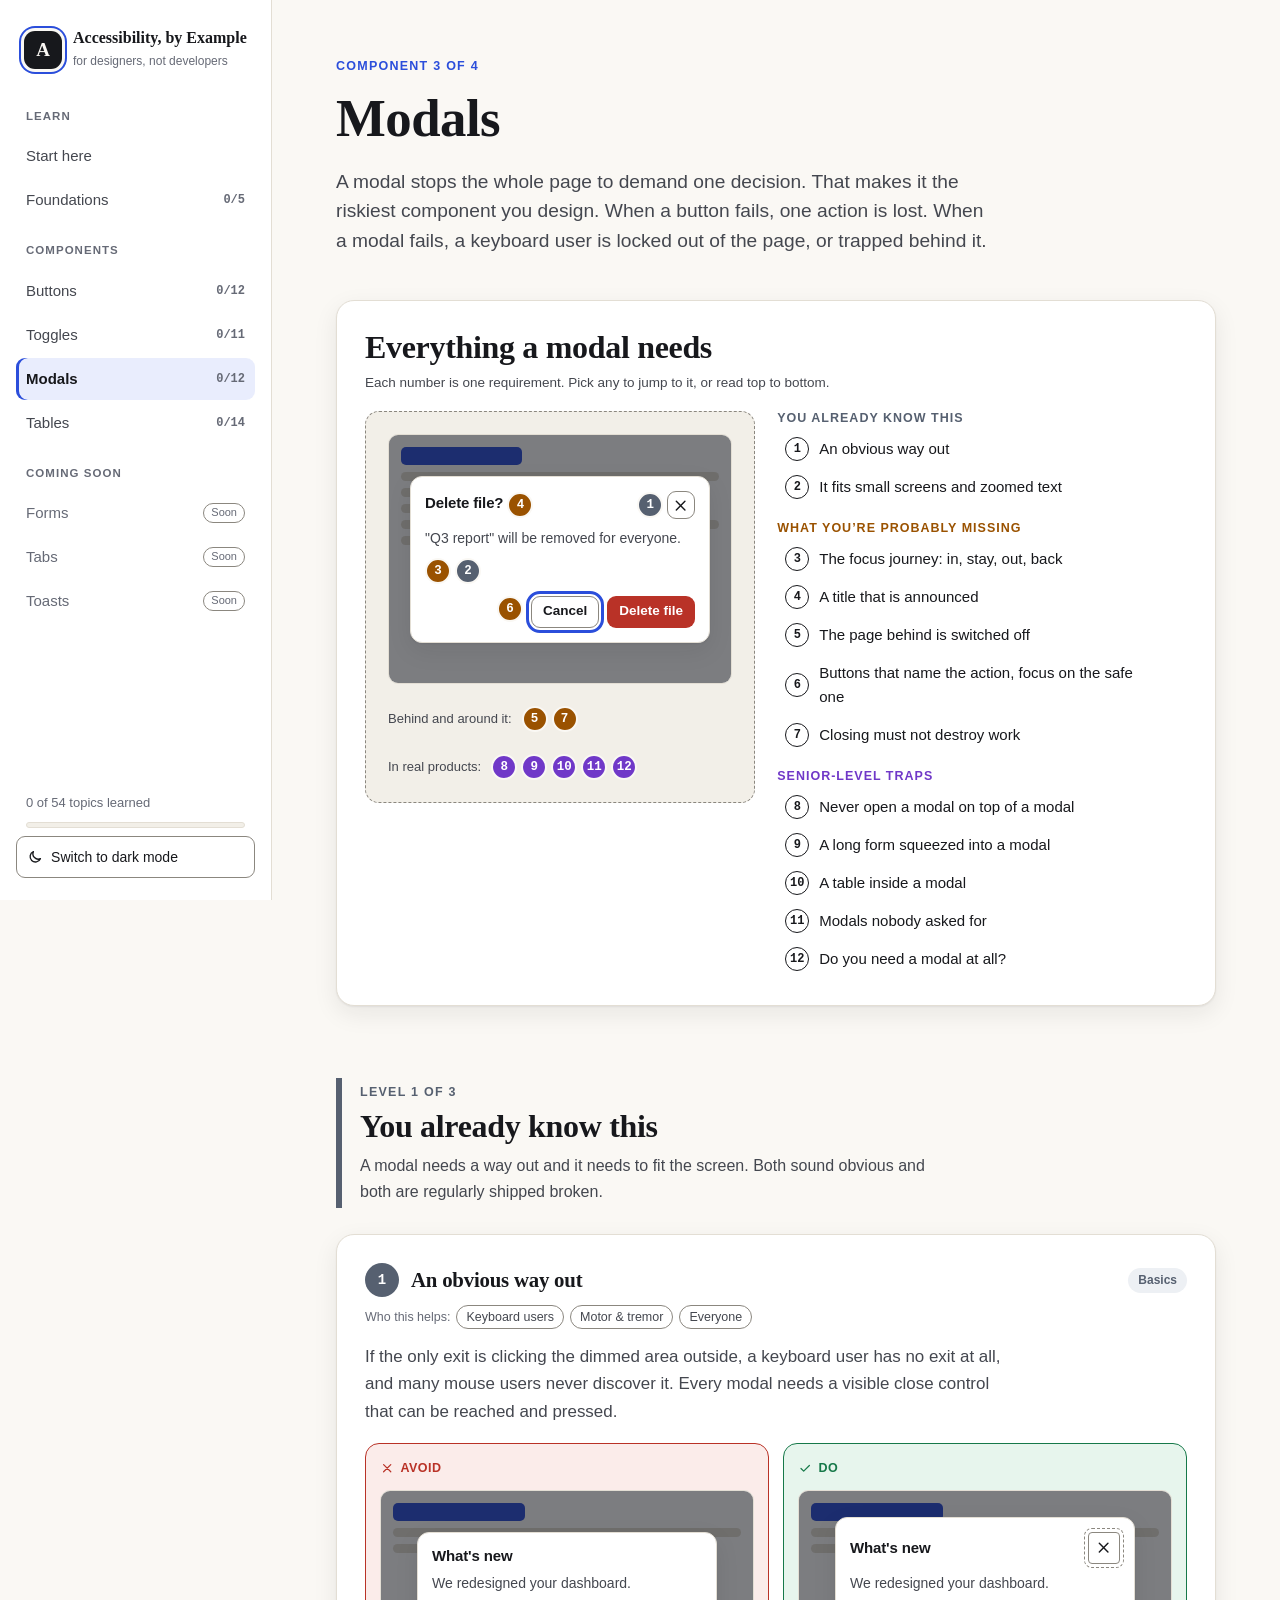
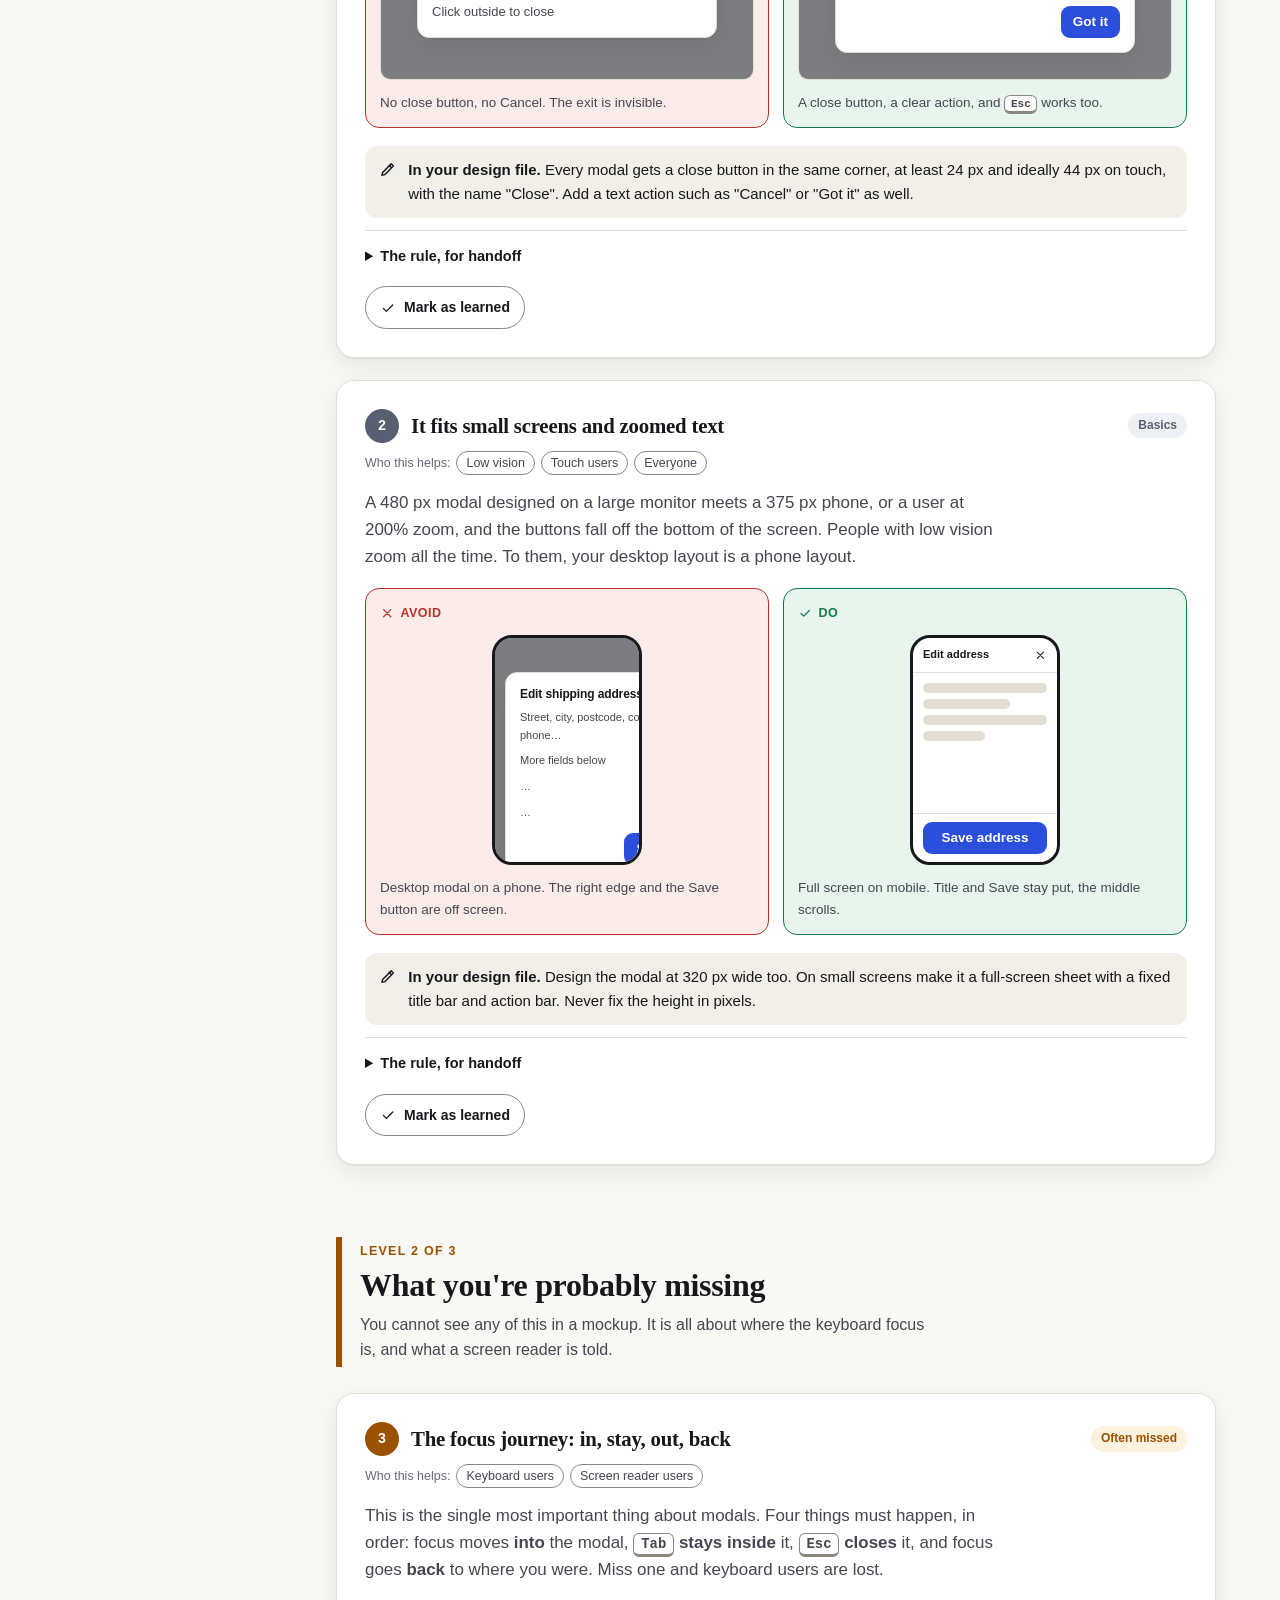
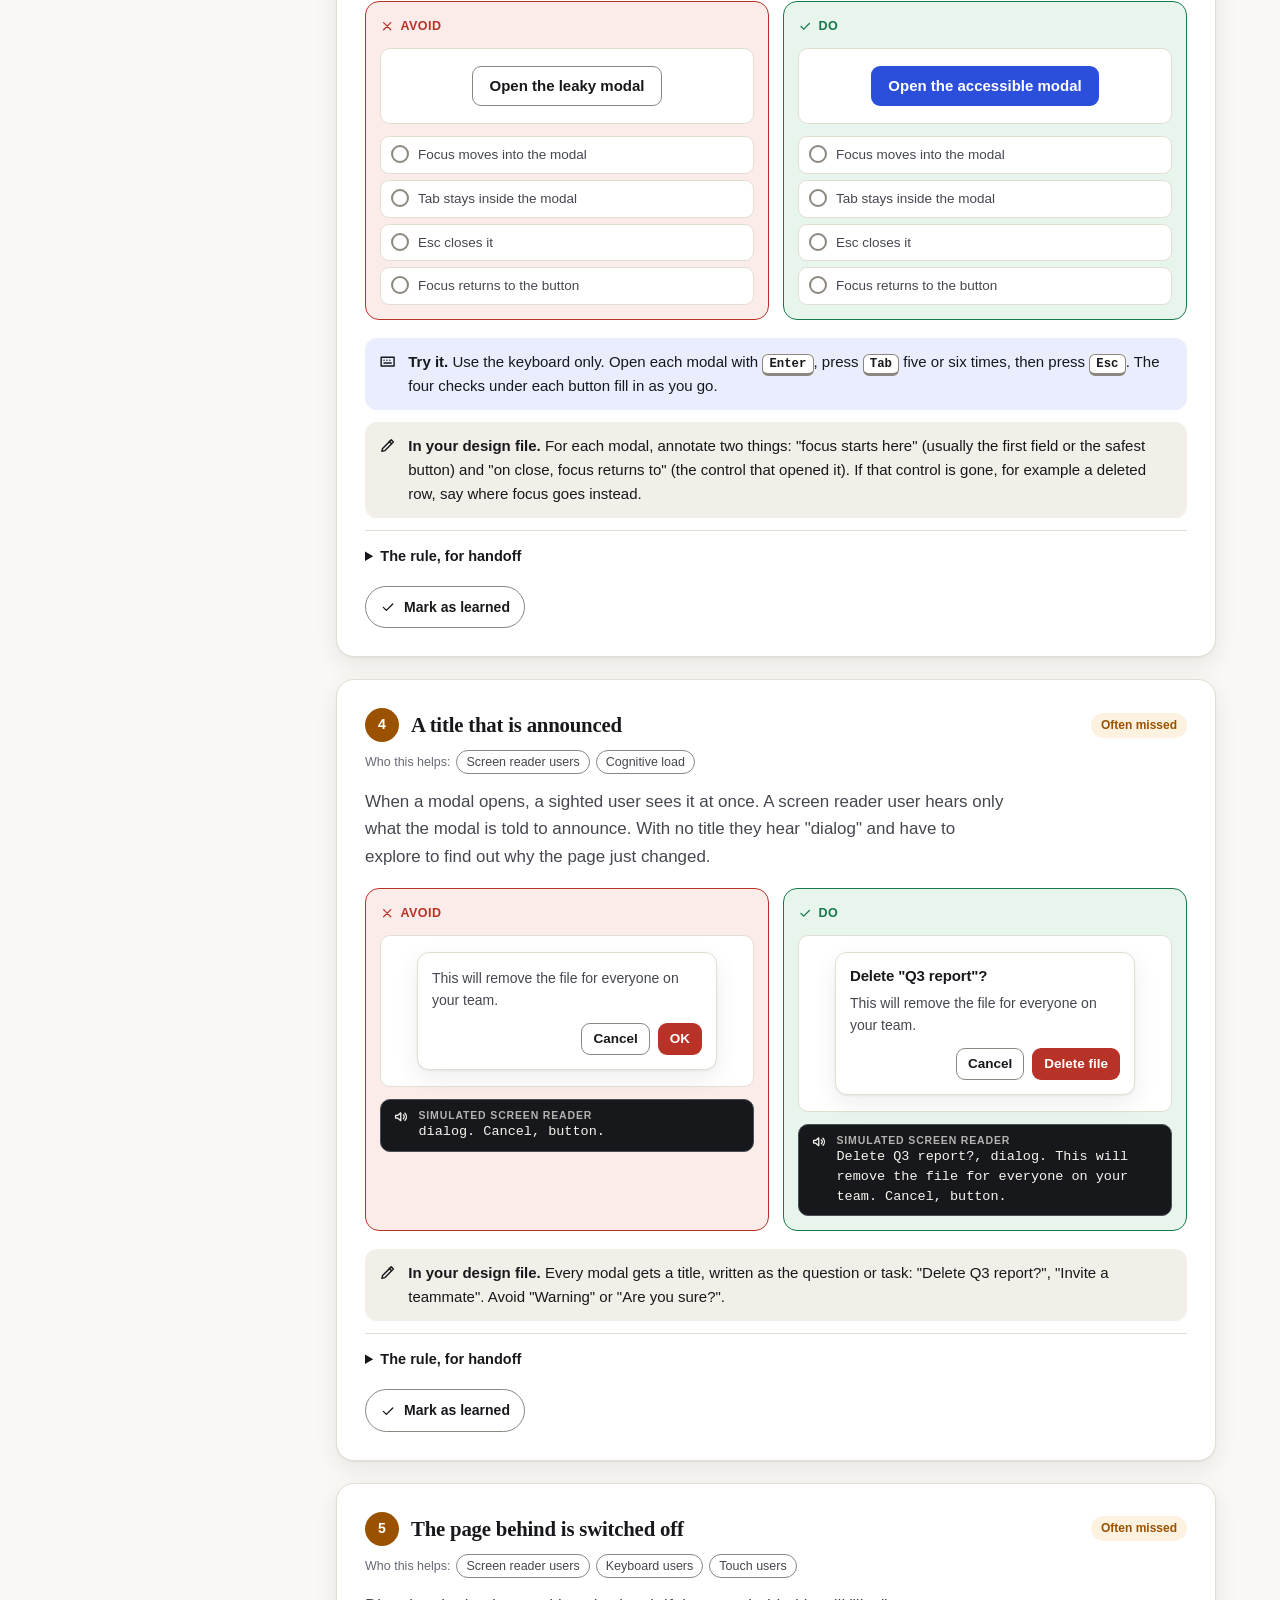
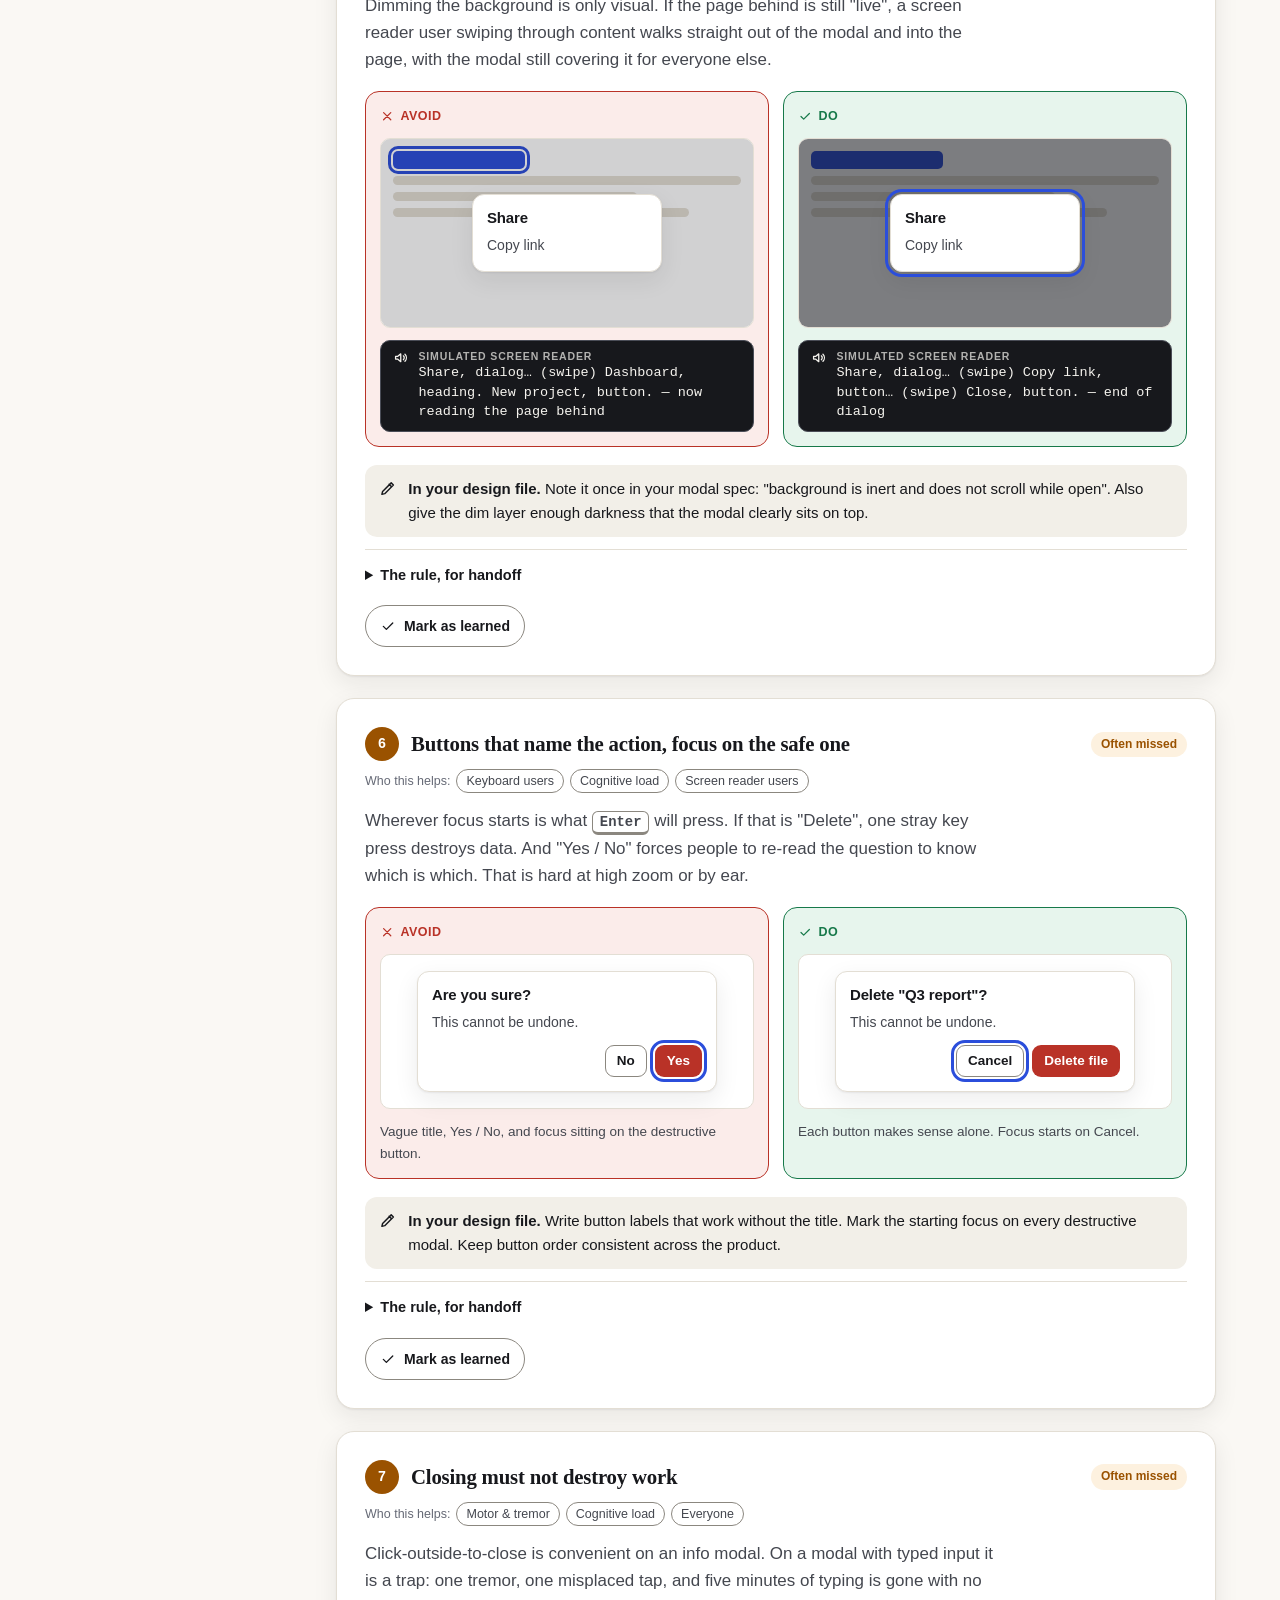
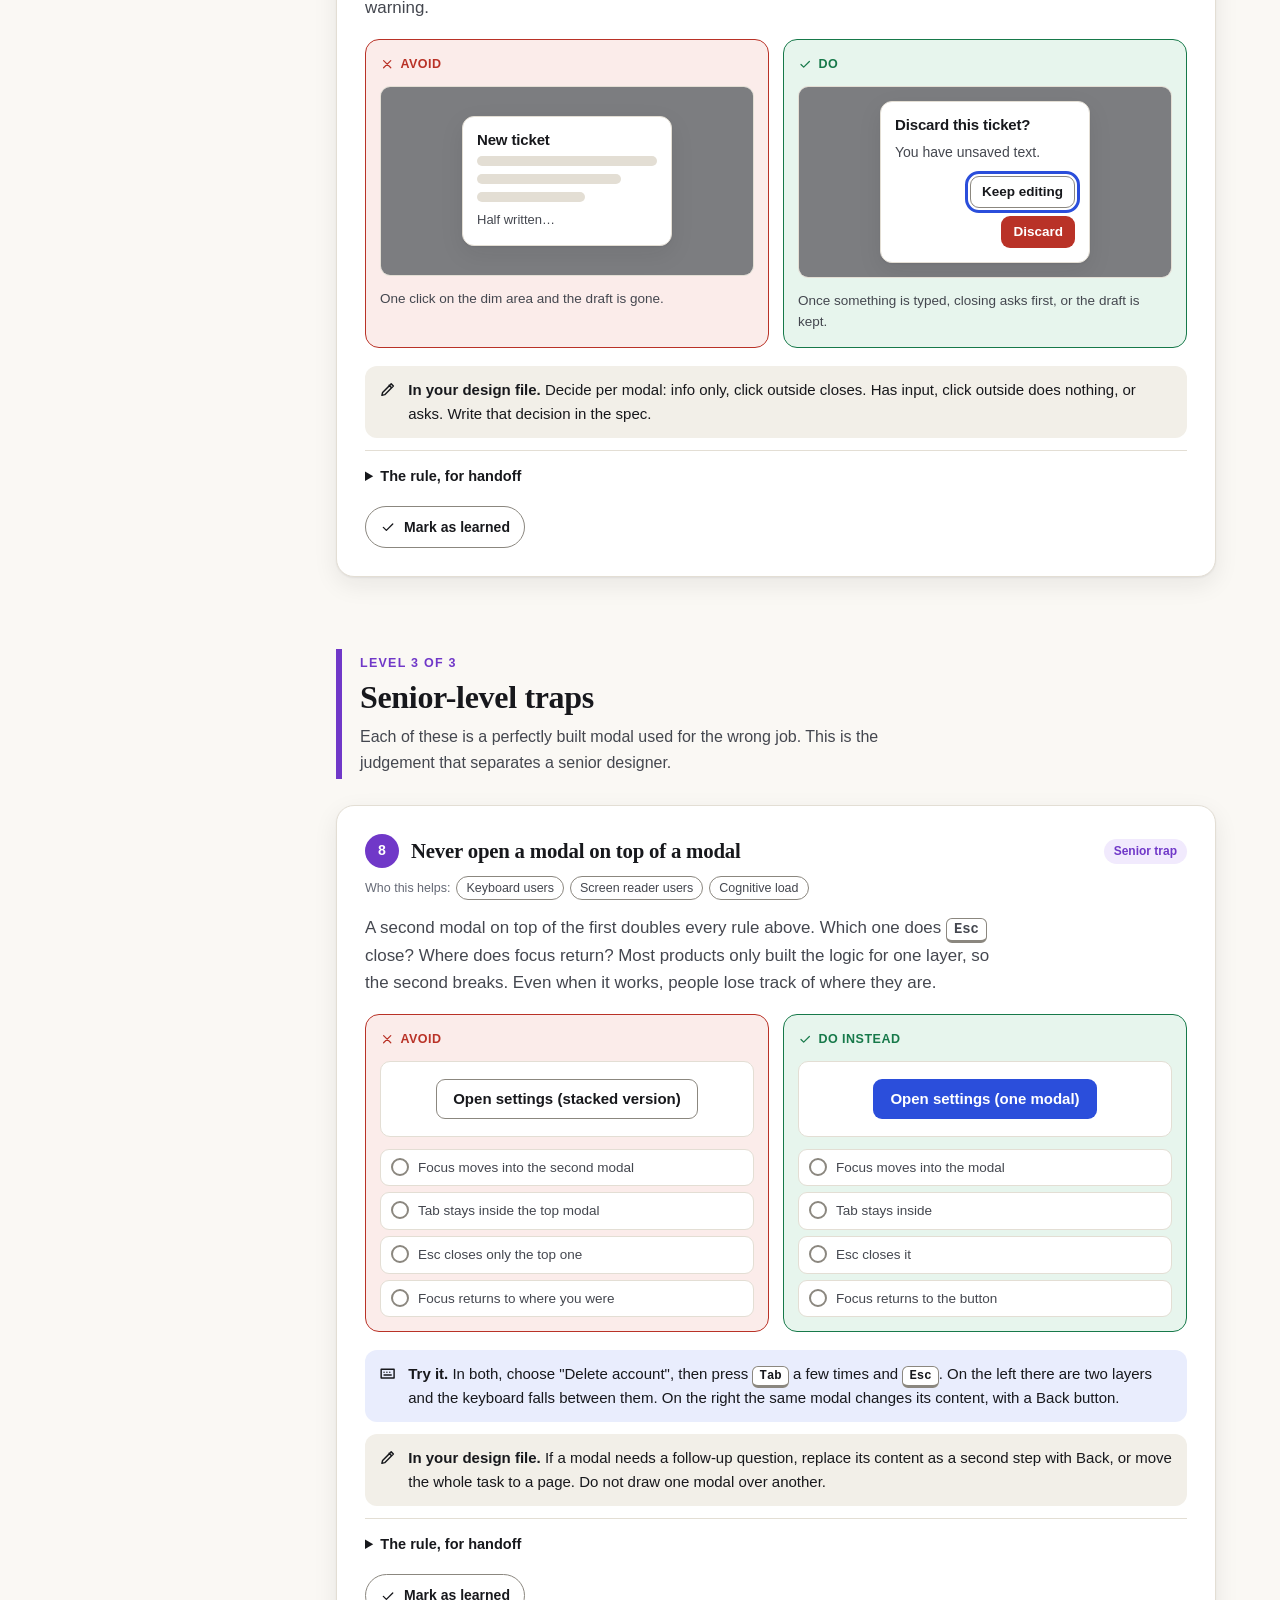
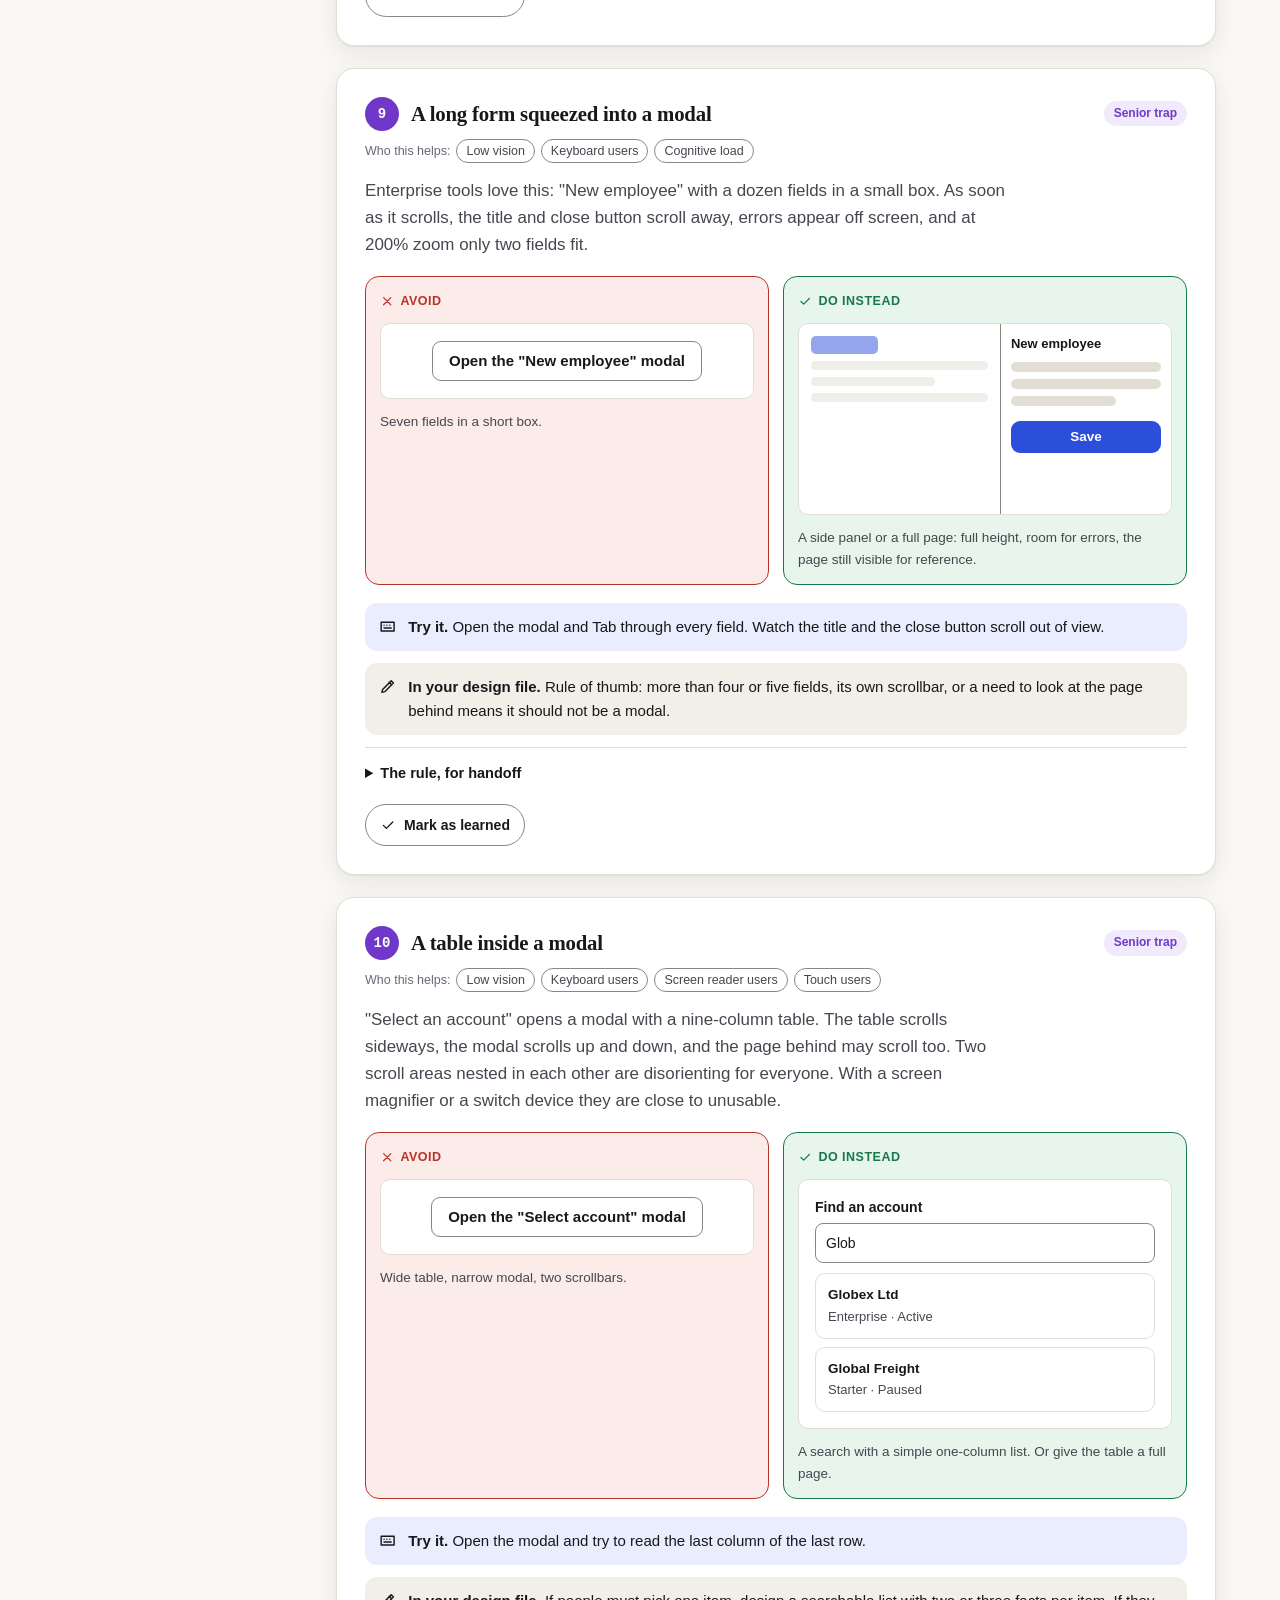
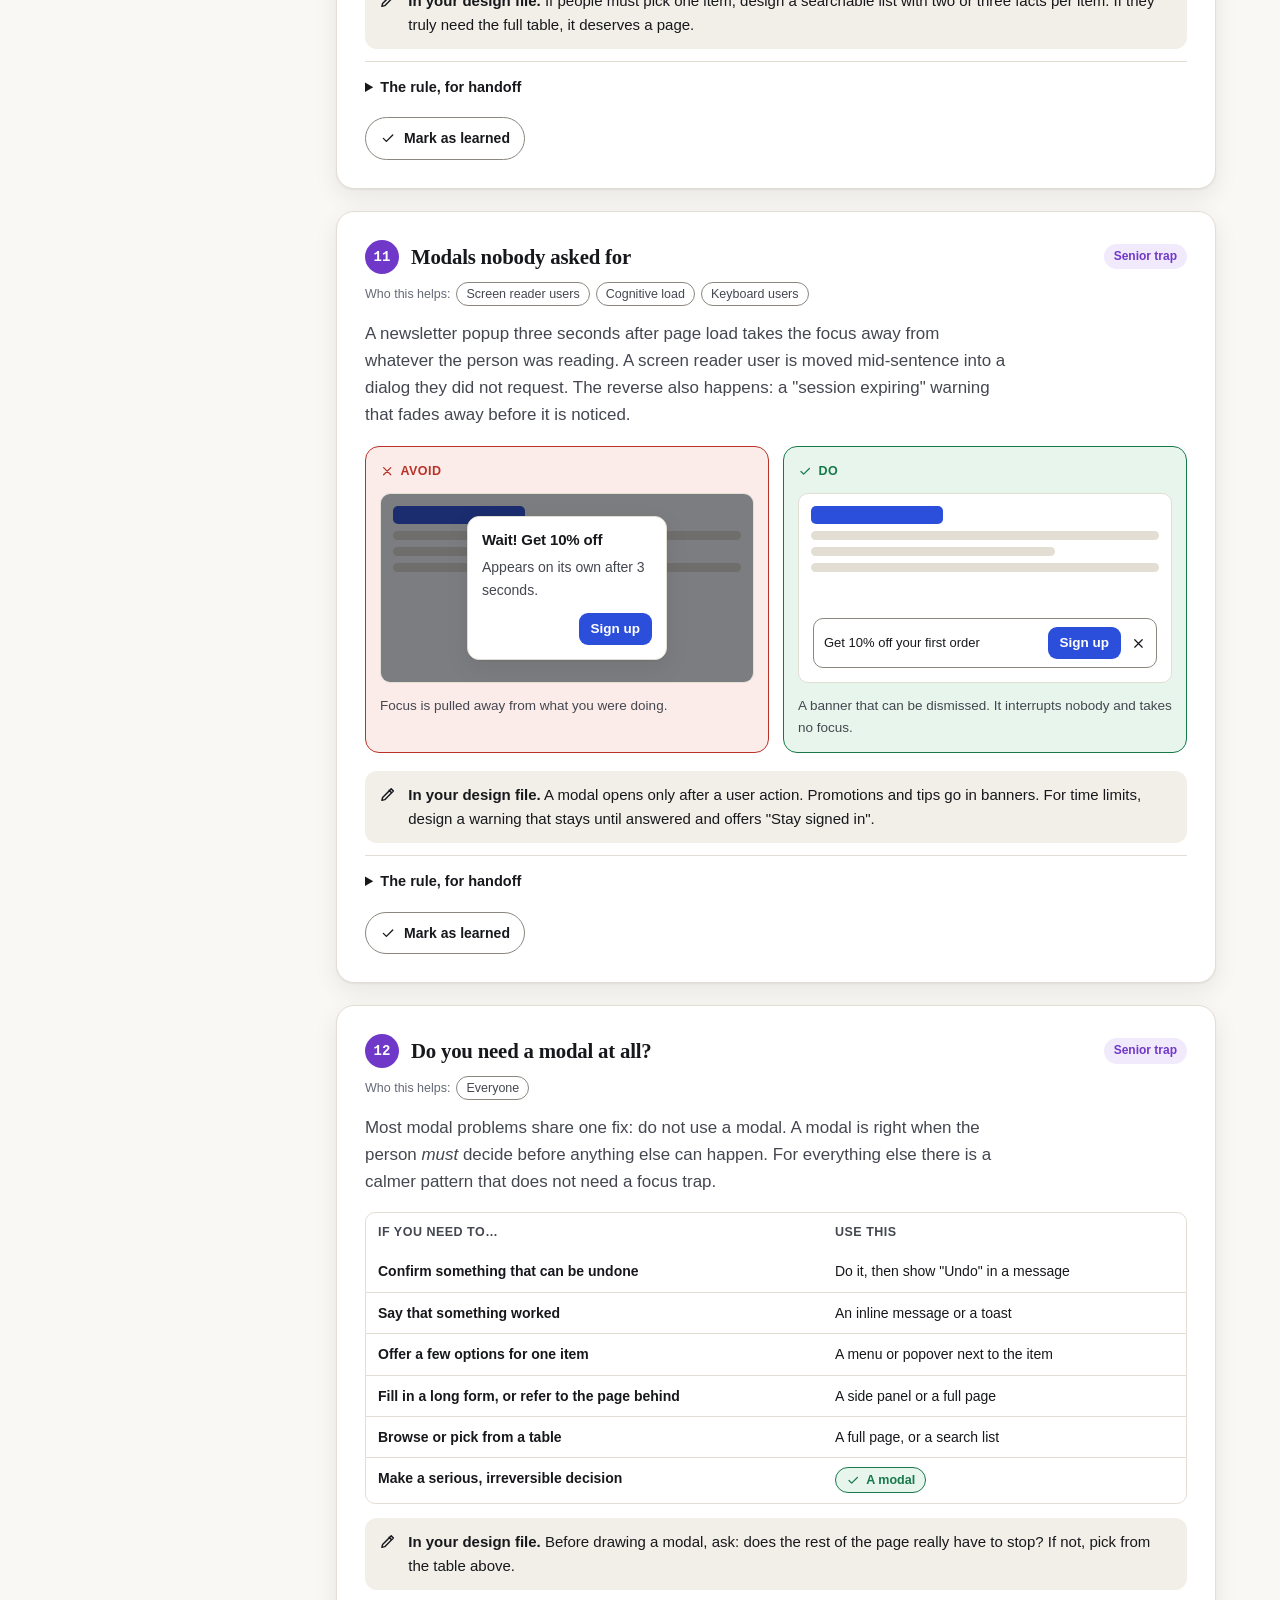
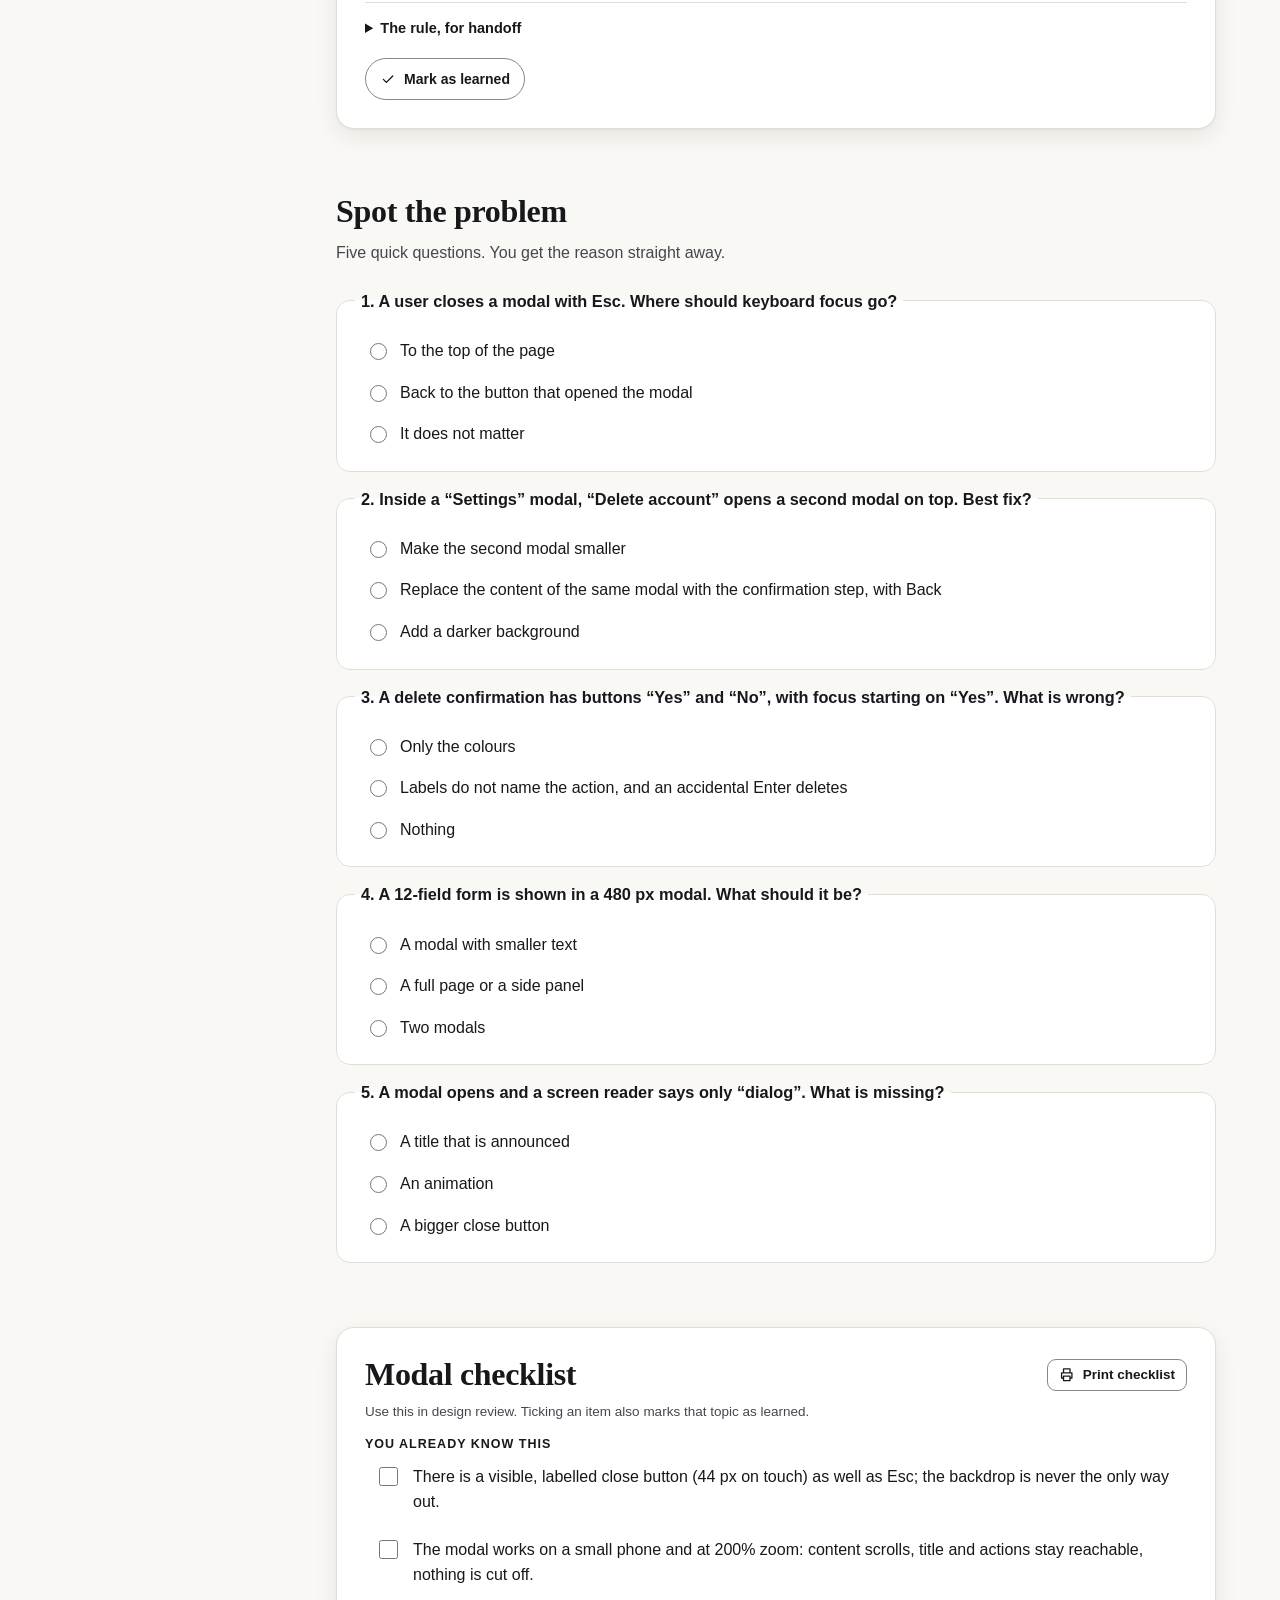
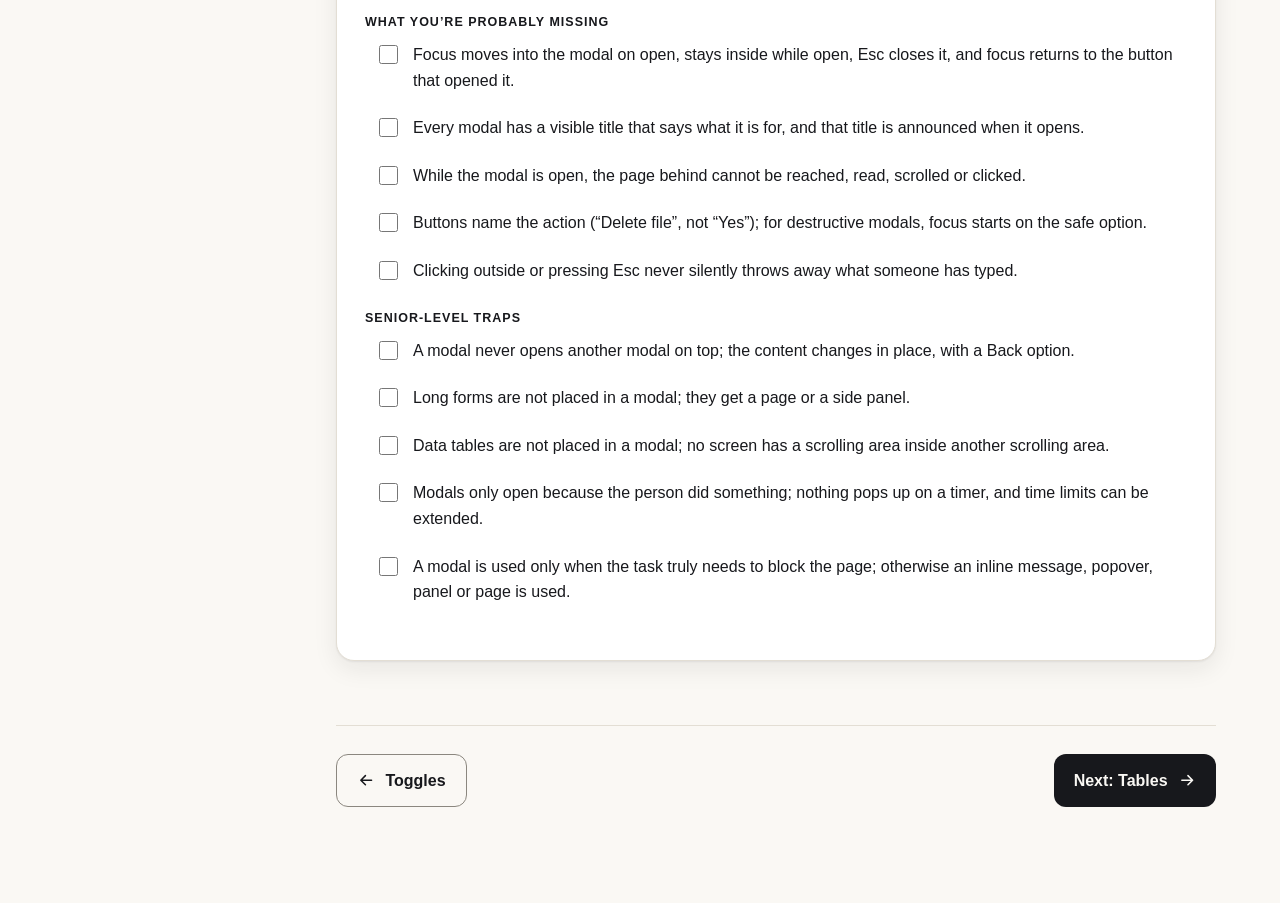
<file: a11y/modals.html>
<!doctype html>
<html lang="en">
<head>
<meta charset="utf-8">
<meta name="viewport" content="width=device-width,initial-scale=1">
<title>Modals — Accessibility, by Example</title>
<meta name="description" content="Everything a modal dialog needs to be accessible: a way out, focus that moves in and returns, an announced title, and why nested modals, forms and tables in modals fail.">
<script>try{var t=localStorage.getItem('a11y-theme');if(t)document.documentElement.setAttribute('data-theme',t)}catch(e){}</script>
<link rel="stylesheet" href="assets/site.css">
</head>
<body data-page="modals">
<a class="skip" href="#main">Skip to content</a>
<div class="shell">
<main id="main" tabindex="-1"><div class="wrap">

<header class="hero">
  <p class="eyebrow">Component 3 of 4</p>
  <h1>Modals</h1>
  <p class="lede">A modal stops the whole page to demand one decision. That makes it the riskiest component you design. When a button fails, one action is lost. When a modal fails, a keyboard user is locked out of the page, or trapped behind it.</p>
</header>

<section class="panel" aria-labelledby="anat-h">
  <h2 id="anat-h" style="margin-bottom:6px">Everything a modal needs</h2>
  <p class="cap" style="margin-bottom:18px">Each number is one requirement. Pick any to jump to it, or read top to bottom.</p>
  <div class="anatomy">
    <div class="stage col" role="group" aria-label="Annotated modal dialog">
      <div class="mini" style="min-height:250px">
        <div class="pg" aria-hidden="true"><i class="b"></i><i></i><i style="width:80%"></i><i style="width:60%"></i><i></i><i style="width:70%"></i></div>
        <div class="dim-bg" aria-hidden="true"></div>
        <div class="dlg">
          <h4><span>Delete file? <a class="pin" href="#m-title" style="display:inline-grid"></a></span><span class="row" style="gap:4px"><a class="pin" href="#m-exit"></a><span class="ibtn" style="width:28px;height:28px" aria-hidden="true"><i data-i="x"></i></span></span></h4>
          <p>"Q3 report" will be removed for everyone.</p>
          <div class="pins" style="justify-content:flex-start"><a class="pin" href="#m-focus"></a><a class="pin" href="#m-fit"></a></div>
          <div class="acts"><a class="pin" href="#m-actions"></a><span class="btn sec sm ring" aria-hidden="true">Cancel</span><span class="btn danger sm" aria-hidden="true">Delete file</span></div>
        </div>
      </div>
      <div class="row"><span class="hint">Behind and around it:</span><div class="pins"><a class="pin" href="#m-inert"></a><a class="pin" href="#m-dismiss"></a></div></div>
      <div class="row"><span class="hint">In real products:</span><div class="pins"><a class="pin" href="#m-nested"></a><a class="pin" href="#m-form"></a><a class="pin" href="#m-table"></a><a class="pin" href="#m-auto"></a><a class="pin" href="#m-alt"></a></div></div>
    </div>
    <div class="alist" id="anatomy-list"></div>
  </div>
</section>

<!-- ================= LEVEL 1 ================= -->
<section class="tier" data-tier="1">
  <div class="tier-head"><h2>You already know this</h2><p>A modal needs a way out and it needs to fit the screen. Both sound obvious and both are regularly shipped broken.</p></div>

  <article class="topic" id="m-exit" data-who="keyboard,motor,everyone" data-check="There is a visible, labelled close button (44 px on touch) as well as Esc; the backdrop is never the only way out.">
    <h3>An obvious way out</h3>
    <p class="lead">If the only exit is clicking the dimmed area outside, a keyboard user has no exit at all, and many mouse users never discover it. Every modal needs a visible close control that can be reached and pressed.</p>
    <div class="pair">
      <div class="demo bad">
        <div class="mini"><div class="pg" aria-hidden="true"><i class="b"></i><i></i><i style="width:70%"></i></div><div class="dim-bg"></div><div class="dlg"><h4>What's new</h4><p>We redesigned your dashboard.</p><p class="hint">Click outside to close</p></div></div>
        <p class="cap">No close button, no Cancel. The exit is invisible.</p>
      </div>
      <div class="demo good">
        <div class="mini"><div class="pg" aria-hidden="true"><i class="b"></i><i></i><i style="width:70%"></i></div><div class="dim-bg"></div><div class="dlg"><h4>What's new<span class="ibtn dim" style="width:32px;height:32px;--o:3px"><i data-i="x"></i></span></h4><p>We redesigned your dashboard.</p><div class="acts"><span class="btn sm">Got it</span></div></div></div>
        <p class="cap">A close button, a clear action, and <kbd>Esc</kbd> works too.</p>
      </div>
    </div>
    <p class="figma">Every modal gets a close button in the same corner, at least 24 px and ideally 44 px on touch, with the name "Close". Add a text action such as "Cancel" or "Got it" as well.</p>
    <details class="rule">WCAG 2.1.1 Keyboard (A) and 2.1.2 No Keyboard Trap (A): if focus can enter, the person must be able to leave with the keyboard. Close button target: 2.5.8 (AA).</details>
  </article>

  <article class="topic" id="m-fit" data-who="lowvision,touch,everyone" data-check="The modal works on a small phone and at 200% zoom: content scrolls, title and actions stay reachable, nothing is cut off.">
    <h3>It fits small screens and zoomed text</h3>
    <p class="lead">A 480 px modal designed on a large monitor meets a 375 px phone, or a user at 200% zoom, and the buttons fall off the bottom of the screen. People with low vision zoom all the time. To them, your desktop layout is a phone layout.</p>
    <div class="pair">
      <div class="demo bad">
        <div class="phone"><div class="pg" style="position:absolute;inset:0;background:var(--scrim)"></div><div class="dlg" style="position:absolute;left:10px;top:34px;width:190px;font-size:11px"><h4 style="font-size:12px">Edit shipping address</h4><p>Street, city, postcode, country, phone…</p><p>More fields below</p><p>…</p><p>…</p><div class="acts"><span class="btn sm">Save</span></div></div></div>
        <p class="cap">Desktop modal on a phone. The right edge and the Save button are off screen.</p>
      </div>
      <div class="demo good">
        <div class="phone"><div style="display:grid;grid-template-rows:auto 1fr auto;height:100%;font-size:11px"><div class="row between" style="padding:8px 10px;border-bottom:1px solid var(--line)"><b>Edit address</b><i data-i="x"></i></div><div style="padding:10px;display:grid;gap:6px;align-content:start"><span class="skel"></span><span class="skel" style="width:70%"></span><span class="skel"></span><span class="skel" style="width:50%"></span></div><div style="padding:8px 10px;border-top:1px solid var(--line)"><span class="btn sm" style="width:100%">Save address</span></div></div></div>
        <p class="cap">Full screen on mobile. Title and Save stay put, the middle scrolls.</p>
      </div>
    </div>
    <p class="figma">Design the modal at 320 px wide too. On small screens make it a full-screen sheet with a fixed title bar and action bar. Never fix the height in pixels.</p>
    <details class="rule">WCAG 1.4.10 Reflow (AA): no two-direction scrolling at 320 CSS px wide. WCAG 1.4.4 Resize Text (AA): usable at 200% zoom.</details>
  </article>
</section>

<!-- ================= LEVEL 2 ================= -->
<section class="tier" data-tier="2">
  <div class="tier-head"><h2>What you're probably missing</h2><p>You cannot see any of this in a mockup. It is all about where the keyboard focus is, and what a screen reader is told.</p></div>

  <article class="topic" id="m-focus" data-who="keyboard,sr" data-check="Focus moves into the modal on open, stays inside while open, Esc closes it, and focus returns to the button that opened it.">
    <h3>The focus journey: in, stay, out, back</h3>
    <p class="lead">This is the single most important thing about modals. Four things must happen, in order: focus moves <strong>into</strong> the modal, <kbd>Tab</kbd> <strong>stays inside</strong> it, <kbd>Esc</kbd> <strong>closes</strong> it, and focus goes <strong>back</strong> to where you were. Miss one and keyboard users are lost.</p>
    <div class="pair">
      <div class="demo bad">
        <div class="box center"><button class="btn sec" data-open="mLeaky">Open the leaky modal</button></div>
        <ul class="tracker" data-for="mLeaky">
          <li data-step="in" data-fail="Focus stayed on the page behind the modal."><span class="msg">Focus moves into the modal</span></li>
          <li data-step="trap" data-fail="Tab wandered onto the page behind the modal."><span class="msg">Tab stays inside the modal</span></li>
          <li data-step="esc" data-fail="Esc did nothing. (Press Esc again to leave this demo.)"><span class="msg">Esc closes it</span></li>
          <li data-step="return" data-fail="Focus was not sent back to the button."><span class="msg">Focus returns to the button</span></li>
        </ul>
      </div>
      <div class="demo good">
        <div class="box center"><button class="btn" data-open="mGood">Open the accessible modal</button></div>
        <ul class="tracker" data-for="mGood">
          <li data-step="in" data-pass="Focus moved straight into the modal."><span class="msg">Focus moves into the modal</span></li>
          <li data-step="trap" data-pass="Tab looped around inside the modal."><span class="msg">Tab stays inside the modal</span></li>
          <li data-step="esc" data-pass="Esc closed it."><span class="msg">Esc closes it</span></li>
          <li data-step="return" data-pass="Focus came back to the button you pressed."><span class="msg">Focus returns to the button</span></li>
        </ul>
      </div>
    </div>
    <p class="try">Use the keyboard only. Open each modal with <kbd>Enter</kbd>, press <kbd>Tab</kbd> five or six times, then press <kbd>Esc</kbd>. The four checks under each button fill in as you go.</p>
    <p class="figma">For each modal, annotate two things: "focus starts here" (usually the first field or the safest button) and "on close, focus returns to" (the control that opened it). If that control is gone, for example a deleted row, say where focus goes instead.</p>
    <details class="rule">WCAG 2.4.3 Focus Order (A) and 2.1.2 No Keyboard Trap (A). A modal is the one place focus is deliberately kept in, and Esc is the way out. Developers get most of this from the native <code>&lt;dialog&gt;</code> element.</details>
  </article>

  <article class="topic" id="m-title" data-who="sr,cognitive" data-check="Every modal has a visible title that says what it is for, and that title is announced when it opens.">
    <h3>A title that is announced</h3>
    <p class="lead">When a modal opens, a sighted user sees it at once. A screen reader user hears only what the modal is told to announce. With no title they hear "dialog" and have to explore to find out why the page just changed.</p>
    <div class="pair">
      <div class="demo bad">
        <div class="box center"><div class="dlg"><p>This will remove the file for everyone on your team.</p><div class="acts"><span class="btn sec sm">Cancel</span><span class="btn danger sm">OK</span></div></div></div>
        <div class="sr" data-say="dialog. Cancel, button."></div>
      </div>
      <div class="demo good">
        <div class="box center"><div class="dlg"><h4>Delete "Q3 report"?</h4><p>This will remove the file for everyone on your team.</p><div class="acts"><span class="btn sec sm">Cancel</span><span class="btn danger sm">Delete file</span></div></div></div>
        <div class="sr" data-say="Delete Q3 report?, dialog. This will remove the file for everyone on your team. Cancel, button."></div>
      </div>
    </div>
    <p class="figma">Every modal gets a title, written as the question or task: "Delete Q3 report?", "Invite a teammate". Avoid "Warning" or "Are you sure?".</p>
    <details class="rule">WCAG 4.1.2 Name, Role, Value (A). Developers give the container <code>role="dialog"</code> and point its name at the visible title.</details>
  </article>

  <article class="topic" id="m-inert" data-who="sr,keyboard,touch" data-check="While the modal is open, the page behind cannot be reached, read, scrolled or clicked.">
    <h3>The page behind is switched off</h3>
    <p class="lead">Dimming the background is only visual. If the page behind is still "live", a screen reader user swiping through content walks straight out of the modal and into the page, with the modal still covering it for everyone else.</p>
    <div class="pair">
      <div class="demo bad">
        <div class="mini"><div class="pg" aria-hidden="true"><i class="b ring"></i><i></i><i style="width:70%"></i><i style="width:85%"></i></div><div class="dim-bg" style="opacity:.35"></div><div class="dlg" style="max-width:190px"><h4>Share</h4><p>Copy link</p></div></div>
        <div class="sr" data-say="Share, dialog… (swipe) Dashboard, heading. New project, button. — now reading the page behind"></div>
      </div>
      <div class="demo good">
        <div class="mini"><div class="pg" aria-hidden="true"><i class="b"></i><i></i><i style="width:70%"></i><i style="width:85%"></i></div><div class="dim-bg"></div><div class="dlg ring" style="max-width:190px"><h4>Share</h4><p>Copy link</p></div></div>
        <div class="sr" data-say="Share, dialog… (swipe) Copy link, button… (swipe) Close, button. — end of dialog"></div>
      </div>
    </div>
    <p class="figma">Note it once in your modal spec: "background is inert and does not scroll while open". Also give the dim layer enough darkness that the modal clearly sits on top.</p>
    <details class="rule">WCAG 2.4.3 Focus Order (A) and 1.3.2 Meaningful Sequence (A). Developers use the <code>inert</code> attribute or a native modal <code>&lt;dialog&gt;</code>.</details>
  </article>

  <article class="topic" id="m-actions" data-who="keyboard,cognitive,sr" data-check="Buttons name the action (“Delete file”, not “Yes”); for destructive modals, focus starts on the safe option.">
    <h3>Buttons that name the action, focus on the safe one</h3>
    <p class="lead">Wherever focus starts is what <kbd>Enter</kbd> will press. If that is "Delete", one stray key press destroys data. And "Yes / No" forces people to re-read the question to know which is which. That is hard at high zoom or by ear.</p>
    <div class="pair">
      <div class="demo bad">
        <div class="box center"><div class="dlg"><h4>Are you sure?</h4><p>This cannot be undone.</p><div class="acts"><span class="btn sec sm">No</span><span class="btn danger sm ring">Yes</span></div></div></div>
        <p class="cap">Vague title, Yes / No, and focus sitting on the destructive button.</p>
      </div>
      <div class="demo good">
        <div class="box center"><div class="dlg"><h4>Delete "Q3 report"?</h4><p>This cannot be undone.</p><div class="acts"><span class="btn sec sm ring">Cancel</span><span class="btn danger sm">Delete file</span></div></div></div>
        <p class="cap">Each button makes sense alone. Focus starts on Cancel.</p>
      </div>
    </div>
    <p class="figma">Write button labels that work without the title. Mark the starting focus on every destructive modal. Keep button order consistent across the product.</p>
    <details class="rule">WCAG 3.3.4 Error Prevention (AA) for legal, financial and data actions, plus 2.4.6 Headings and Labels (AA) and 3.2.4 Consistent Identification (AA).</details>
  </article>

  <article class="topic" id="m-dismiss" data-who="motor,cognitive,everyone" data-check="Clicking outside or pressing Esc never silently throws away what someone has typed.">
    <h3>Closing must not destroy work</h3>
    <p class="lead">Click-outside-to-close is convenient on an info modal. On a modal with typed input it is a trap: one tremor, one misplaced tap, and five minutes of typing is gone with no warning.</p>
    <div class="pair">
      <div class="demo bad">
        <div class="mini"><div class="dim-bg"></div><div class="dlg" style="max-width:210px"><h4>New ticket</h4><span class="skel"></span><span class="skel" style="width:80%"></span><span class="skel" style="width:60%"></span><p class="hint">Half written…</p></div></div>
        <p class="cap">One click on the dim area and the draft is gone.</p>
      </div>
      <div class="demo good">
        <div class="mini"><div class="dim-bg"></div><div class="dlg" style="max-width:210px"><h4>Discard this ticket?</h4><p>You have unsaved text.</p><div class="acts"><span class="btn sec sm ring">Keep editing</span><span class="btn danger sm">Discard</span></div></div></div>
        <p class="cap">Once something is typed, closing asks first, or the draft is kept.</p>
      </div>
    </div>
    <p class="figma">Decide per modal: info only, click outside closes. Has input, click outside does nothing, or asks. Write that decision in the spec.</p>
    <details class="rule">WCAG 3.3.4 Error Prevention (AA) and, for timeouts and sign-in, 3.3.7 Redundant Entry (A): do not make people re-enter what they already gave you.</details>
  </article>
</section>

<!-- ================= LEVEL 3 ================= -->
<section class="tier" data-tier="3">
  <div class="tier-head"><h2>Senior-level traps</h2><p>Each of these is a perfectly built modal used for the wrong job. This is the judgement that separates a senior designer.</p></div>

  <article class="topic" id="m-nested" data-who="keyboard,sr,cognitive" data-check="A modal never opens another modal on top; the content changes in place, with a Back option.">
    <h3>Never open a modal on top of a modal</h3>
    <p class="lead">A second modal on top of the first doubles every rule above. Which one does <kbd>Esc</kbd> close? Where does focus return? Most products only built the logic for one layer, so the second breaks. Even when it works, people lose track of where they are.</p>
    <div class="pair">
      <div class="demo bad">
        <div class="box center"><button class="btn sec" data-open="mAcctBad">Open settings (stacked version)</button></div>
        <ul class="tracker" data-for="mDelBad">
          <li data-step="in" data-fail="Focus stayed in the first modal, underneath."><span class="msg">Focus moves into the second modal</span></li>
          <li data-step="trap" data-fail="Tab wandered into the modal underneath."><span class="msg">Tab stays inside the top modal</span></li>
          <li data-step="esc" data-fail="Esc closed both modals at once."><span class="msg">Esc closes only the top one</span></li>
          <li data-step="return" data-fail="Focus was lost. It is nowhere on the page now."><span class="msg">Focus returns to where you were</span></li>
        </ul>
      </div>
      <div class="demo good" data-tag="Do instead">
        <div class="box center"><button class="btn" data-open="mAcctGood">Open settings (one modal)</button></div>
        <ul class="tracker" data-for="mAcctGood">
          <li data-step="in" data-pass="Focus moved into the modal."><span class="msg">Focus moves into the modal</span></li>
          <li data-step="trap" data-pass="Tab stayed inside, in both steps."><span class="msg">Tab stays inside</span></li>
          <li data-step="esc" data-pass="Esc closed the one modal."><span class="msg">Esc closes it</span></li>
          <li data-step="return" data-pass="Focus came back to the button you pressed."><span class="msg">Focus returns to the button</span></li>
        </ul>
      </div>
    </div>
    <p class="try">In both, choose "Delete account", then press <kbd>Tab</kbd> a few times and <kbd>Esc</kbd>. On the left there are two layers and the keyboard falls between them. On the right the same modal changes its content, with a Back button.</p>
    <p class="figma">If a modal needs a follow-up question, replace its content as a second step with Back, or move the whole task to a page. Do not draw one modal over another.</p>
    <details class="rule">Not banned by name in WCAG, but stacked modals routinely fail 2.4.3 Focus Order (A), 2.1.2 No Keyboard Trap (A) and 4.1.2 (A). The same applies to a popover or dropdown that spills outside a modal.</details>
  </article>

  <article class="topic" id="m-form" data-who="lowvision,keyboard,cognitive" data-check="Long forms are not placed in a modal; they get a page or a side panel.">
    <h3>A long form squeezed into a modal</h3>
    <p class="lead">Enterprise tools love this: "New employee" with a dozen fields in a small box. As soon as it scrolls, the title and close button scroll away, errors appear off screen, and at 200% zoom only two fields fit.</p>
    <div class="pair">
      <div class="demo bad">
        <div class="box center"><button class="btn sec" data-open="mForm">Open the "New employee" modal</button></div>
        <p class="cap">Seven fields in a short box.</p>
      </div>
      <div class="demo good" data-tag="Do instead">
        <div class="mini" style="place-items:stretch;padding:0"><div style="display:grid;grid-template-columns:1fr 46%;height:100%;min-height:190px"><div class="pg" style="position:static;opacity:.5" aria-hidden="true"><i class="b"></i><i></i><i style="width:70%"></i><i></i></div><div style="border-left:1.5px solid var(--line-strong);padding:10px;display:grid;gap:7px;align-content:start;background:var(--surface)"><b style="font-size:13px">New employee</b><span class="skel"></span><span class="skel"></span><span class="skel" style="width:70%"></span><span class="btn sm" style="margin-top:8px">Save</span></div></div></div>
        <p class="cap">A side panel or a full page: full height, room for errors, the page still visible for reference.</p>
      </div>
    </div>
    <p class="try">Open the modal and Tab through every field. Watch the title and the close button scroll out of view.</p>
    <p class="figma">Rule of thumb: more than four or five fields, its own scrollbar, or a need to look at the page behind means it should not be a modal.</p>
    <details class="rule">WCAG 1.4.10 Reflow (AA), 1.4.4 Resize Text (AA) and 3.3.1 Error Identification (A) all become hard to meet inside a small scrolling box.</details>
  </article>

  <article class="topic" id="m-table" data-who="lowvision,keyboard,sr,touch" data-check="Data tables are not placed in a modal; no screen has a scrolling area inside another scrolling area.">
    <h3>A table inside a modal</h3>
    <p class="lead">"Select an account" opens a modal with a nine-column table. The table scrolls sideways, the modal scrolls up and down, and the page behind may scroll too. Two scroll areas nested in each other are disorienting for everyone. With a screen magnifier or a switch device they are close to unusable.</p>
    <div class="pair">
      <div class="demo bad">
        <div class="box center"><button class="btn sec" data-open="mTable">Open the "Select account" modal</button></div>
        <p class="cap">Wide table, narrow modal, two scrollbars.</p>
      </div>
      <div class="demo good" data-tag="Do instead">
        <div class="box col"><div class="field"><label for="pick">Find an account</label><input id="pick" type="text" value="Glob" readonly></div><div class="cards"><div class="c"><b>Globex Ltd</b><br><span class="hint">Enterprise · Active</span></div><div class="c"><b>Global Freight</b><br><span class="hint">Starter · Paused</span></div></div></div>
        <p class="cap">A search with a simple one-column list. Or give the table a full page.</p>
      </div>
    </div>
    <p class="try">Open the modal and try to read the last column of the last row.</p>
    <p class="figma">If people must pick one item, design a searchable list with two or three facts per item. If they truly need the full table, it deserves a page.</p>
    <details class="rule">WCAG 1.4.10 Reflow (AA). Data tables are allowed to scroll sideways, but not inside a second scrolling container.</details>
  </article>

  <article class="topic" id="m-auto" data-who="sr,cognitive,keyboard" data-check="Modals only open because the person did something; nothing pops up on a timer, and time limits can be extended.">
    <h3>Modals nobody asked for</h3>
    <p class="lead">A newsletter popup three seconds after page load takes the focus away from whatever the person was reading. A screen reader user is moved mid-sentence into a dialog they did not request. The reverse also happens: a "session expiring" warning that fades away before it is noticed.</p>
    <div class="pair">
      <div class="demo bad">
        <div class="mini"><div class="pg" aria-hidden="true"><i class="b"></i><i></i><i style="width:70%"></i><i></i></div><div class="dim-bg"></div><div class="dlg" style="max-width:200px"><h4>Wait! Get 10% off</h4><p>Appears on its own after 3 seconds.</p><div class="acts"><span class="btn sm">Sign up</span></div></div></div>
        <p class="cap">Focus is pulled away from what you were doing.</p>
      </div>
      <div class="demo good">
        <div class="mini" style="place-items:end stretch"><div class="pg" aria-hidden="true"><i class="b"></i><i></i><i style="width:70%"></i><i></i></div><div class="row between" style="position:relative;background:var(--surface);border:1.5px solid var(--line-strong);border-radius:10px;padding:8px 10px;font-size:13px"><span>Get 10% off your first order</span><span class="row"><span class="btn sm">Sign up</span><i data-i="x"></i></span></div></div>
        <p class="cap">A banner that can be dismissed. It interrupts nobody and takes no focus.</p>
      </div>
    </div>
    <p class="figma">A modal opens only after a user action. Promotions and tips go in banners. For time limits, design a warning that stays until answered and offers "Stay signed in".</p>
    <details class="rule">WCAG 3.2.1 On Focus (A) and 3.2.5 Change on Request (AAA). For time limits: 2.2.1 Timing Adjustable (A).</details>
  </article>

  <article class="topic" id="m-alt" data-who="everyone" data-check="A modal is used only when the task truly needs to block the page; otherwise an inline message, popover, panel or page is used.">
    <h3>Do you need a modal at all?</h3>
    <p class="lead">Most modal problems share one fix: do not use a modal. A modal is right when the person <em>must</em> decide before anything else can happen. For everything else there is a calmer pattern that does not need a focus trap.</p>
    <div class="tblwrap">
      <table class="tbl">
        <thead><tr><th scope="col">If you need to…</th><th scope="col">Use this</th></tr></thead>
        <tbody>
          <tr><th scope="row">Confirm something that can be undone</th><td>Do it, then show "Undo" in a message</td></tr>
          <tr><th scope="row">Say that something worked</th><td>An inline message or a toast</td></tr>
          <tr><th scope="row">Offer a few options for one item</th><td>A menu or popover next to the item</td></tr>
          <tr><th scope="row">Fill in a long form, or refer to the page behind</th><td>A side panel or a full page</td></tr>
          <tr><th scope="row">Browse or pick from a table</th><td>A full page, or a search list</td></tr>
          <tr><th scope="row">Make a serious, irreversible decision</th><td><span class="badge ok"><i data-i="check"></i>A modal</span></td></tr>
        </tbody>
      </table>
    </div>
    <p class="figma" style="margin-top:14px">Before drawing a modal, ask: does the rest of the page really have to stop? If not, pick from the table above.</p>
    <details class="rule">Fewer modals means fewer chances to fail 2.4.3, 2.1.2 and 4.1.2. This is a design decision, made before any code exists.</details>
  </article>
</section>

<section class="section" aria-labelledby="quiz-h">
  <h2 id="quiz-h">Spot the problem</h2>
  <p class="sub">Five quick questions. You get the reason straight away.</p>
  <div class="quiz" id="qm" data-quiz><script type="application/json">[
    {"q":"A user closes a modal with Esc. Where should keyboard focus go?","a":["To the top of the page","Back to the button that opened the modal","It does not matter"],"c":1,"why":"They carry on from where they were.","hint":"Think about where they were before it opened."},
    {"q":"Inside a “Settings” modal, “Delete account” opens a second modal on top. Best fix?","a":["Make the second modal smaller","Replace the content of the same modal with the confirmation step, with Back","Add a darker background"],"c":1,"why":"One layer, one focus trap, one way back.","hint":"How many layers should there be?"},
    {"q":"A delete confirmation has buttons “Yes” and “No”, with focus starting on “Yes”. What is wrong?","a":["Only the colours","Labels do not name the action, and an accidental Enter deletes","Nothing"],"c":1,"why":"Use “Delete file” and “Cancel”, and start focus on Cancel.","hint":"What does Enter press?"},
    {"q":"A 12-field form is shown in a 480 px modal. What should it be?","a":["A modal with smaller text","A full page or a side panel","Two modals"],"c":1,"why":"Long forms need height, room for errors and zoom.","hint":"What happens at 200% zoom?"},
    {"q":"A modal opens and a screen reader says only “dialog”. What is missing?","a":["A title that is announced","An animation","A bigger close button"],"c":0,"why":"The title tells them why the page just changed.","hint":"What is this dialog about?"}
  ]</script></div>
</section>

<section class="section panel check" id="checklist" aria-labelledby="check-h">
  <div class="row between" style="margin-bottom:8px"><h2 id="check-h">Modal checklist</h2><button type="button" class="btn sec sm no-print" data-print><i data-i="print"></i>Print checklist</button></div>
  <p class="cap" style="margin-bottom:10px">Use this in design review. Ticking an item also marks that topic as learned.</p>
  <div id="checklist-body"></div>
</section>

<nav class="next" aria-label="Next page">
  <a class="cta alt" href="toggles.html"><i data-i="back"></i>Toggles</a>
  <a class="cta" href="tables.html">Next: Tables<i data-i="arrow"></i></a>
</nav>

</div></main>
</div>

<!-- ===== live demo modals (outside the page shell so the shell can be made inert) ===== -->
<div class="overlay" id="mLeaky" data-leaky hidden>
  <div class="modal narrow">
    <header><h2>Rename file</h2><button class="ibtn" aria-label="Close" data-close><i data-i="x"></i></button></header>
    <div class="body"><p>This modal is broken on purpose. Keep pressing Tab and watch where focus goes.</p><div class="field"><label for="lk1">File name</label><input id="lk1" type="text" value="Q3 report"></div></div>
    <footer><button class="btn sec" data-close>Cancel</button><button class="btn" data-close>Rename</button></footer>
  </div>
</div>

<div class="overlay" id="mGood" hidden>
  <div class="modal narrow" role="dialog" aria-modal="true" aria-labelledby="mGoodT">
    <header><h2 id="mGoodT">Rename file</h2><button class="ibtn" aria-label="Close" data-close><i data-i="x"></i></button></header>
    <div class="body"><p>Focus started in the field below. Press Tab until it loops, then press Esc.</p><div class="field"><label for="gd1">File name</label><input id="gd1" type="text" value="Q3 report" data-autofocus></div></div>
    <footer><button class="btn sec" data-close>Cancel</button><button class="btn" data-close>Rename</button></footer>
  </div>
</div>

<div class="overlay" id="mAcctBad" hidden>
  <div class="modal narrow" role="dialog" aria-modal="true" aria-labelledby="mAcctBadT">
    <header><h2 id="mAcctBadT">Account settings</h2><button class="ibtn" aria-label="Close" data-close><i data-i="x"></i></button></header>
    <div class="body"><p>Choose "Delete account" to open a second modal on top of this one.</p><div class="field"><label for="ab1">Display name</label><input id="ab1" type="text" value="Priya"></div></div>
    <footer><button class="btn danger" data-open="mDelBad">Delete account…</button><button class="btn sec" data-close>Done</button></footer>
  </div>
</div>
<div class="overlay top" id="mDelBad" data-leaky data-esc-all hidden>
  <div class="modal narrow" style="width:min(100%,330px)">
    <header><h2>Delete your account?</h2></header>
    <div class="body"><p>This is a second modal stacked on the first. Press Tab a few times, then Esc.</p></div>
    <footer><button class="btn sec" data-close>Cancel</button><button class="btn danger" data-close>Delete</button></footer>
  </div>
</div>

<div class="overlay" id="mAcctGood" hidden>
  <div class="modal narrow" role="dialog" aria-modal="true" aria-label="Account settings">
    <div data-view="main">
      <header><h2>Account settings</h2><button class="ibtn" aria-label="Close" data-close><i data-i="x"></i></button></header>
      <div class="body"><p>Choose "Delete account". The content of this modal changes; no second layer opens.</p><div class="field"><label for="ag1">Display name</label><input id="ag1" type="text" value="Priya" data-autofocus></div></div>
      <footer><button class="btn danger" data-goto-view="confirm">Delete account…</button><button class="btn sec" data-close>Done</button></footer>
    </div>
    <div data-view="confirm" hidden>
      <header><h2>Delete your account?</h2><button class="ibtn" aria-label="Close" data-close><i data-i="x"></i></button></header>
      <div class="body"><p>Step 2 of 2. Same modal, new content. Focus moved to this heading. Tab around, go Back, or press Esc.</p></div>
      <footer><button class="btn sec" data-goto-view="main"><i data-i="back"></i>Back</button><button class="btn danger" data-close>Delete account</button></footer>
    </div>
  </div>
</div>

<div class="overlay" id="mForm" hidden>
  <div class="modal cramped" role="dialog" aria-modal="true" aria-labelledby="mFormT">
    <header><h2 id="mFormT">New employee</h2><button class="ibtn" aria-label="Close" data-close><i data-i="x"></i></button></header>
    <div class="body">
      <div class="field"><label for="fm1">Full name</label><input id="fm1" type="text" data-autofocus></div>
      <div class="field"><label for="fm2">Work email</label><input id="fm2" type="text"></div>
      <div class="field"><label for="fm3">Department</label><select id="fm3"><option>Design</option><option>Engineering</option><option>Sales</option></select></div>
      <div class="field"><label for="fm4">Manager</label><input id="fm4" type="text"></div>
      <div class="field"><label for="fm5">Start date</label><input id="fm5" type="text" placeholder="DD/MM/YYYY"></div>
      <div class="field"><label for="fm6">Location</label><input id="fm6" type="text"></div>
      <div class="field"><label for="fm7">Employee ID</label><input id="fm7" type="text"><span class="err"><i data-i="warn"></i>This ID is already in use</span></div>
    </div>
    <footer><button class="btn sec" data-close>Cancel</button><button class="btn" data-close>Create employee</button></footer>
  </div>
</div>

<div class="overlay" id="mTable" hidden>
  <div class="modal cramped" role="dialog" aria-modal="true" aria-labelledby="mTableT">
    <header><h2 id="mTableT">Select account</h2><button class="ibtn" aria-label="Close" data-close data-autofocus><i data-i="x"></i></button></header>
    <div class="body">
      <div class="tblwrap" tabindex="0" role="region" aria-label="Accounts table, scrolls sideways">
        <table class="tbl" style="min-width:900px">
          <thead><tr><th scope="col">Account</th><th scope="col">Plan</th><th scope="col">Status</th><th scope="col">Owner</th><th scope="col">Region</th><th scope="col">Seats</th><th scope="col">Renewal</th><th scope="col">MRR</th><th scope="col">Action</th></tr></thead>
          <tbody>
            <tr><th scope="row">Acme Corp</th><td>Enterprise</td><td>Active</td><td>R. Mehta</td><td>APAC</td><td class="num">120</td><td>12 Mar</td><td class="num">$4,800</td><td><button class="btn sec sm" data-close>Select</button></td></tr>
            <tr><th scope="row">Globex Ltd</th><td>Enterprise</td><td>Active</td><td>A. Khan</td><td>EMEA</td><td class="num">85</td><td>02 Apr</td><td class="num">$3,400</td><td><button class="btn sec sm" data-close>Select</button></td></tr>
            <tr><th scope="row">Initech</th><td>Team</td><td>Paused</td><td>S. Rao</td><td>US</td><td class="num">30</td><td>19 May</td><td class="num">$900</td><td><button class="btn sec sm" data-close>Select</button></td></tr>
            <tr><th scope="row">Umbrella</th><td>Team</td><td>Active</td><td>J. Lee</td><td>US</td><td class="num">44</td><td>23 Jun</td><td class="num">$1,320</td><td><button class="btn sec sm" data-close>Select</button></td></tr>
            <tr><th scope="row">Hooli</th><td>Starter</td><td>Trial</td><td>M. Das</td><td>APAC</td><td class="num">8</td><td>30 Jun</td><td class="num">$0</td><td><button class="btn sec sm" data-close>Select</button></td></tr>
            <tr><th scope="row">Stark Ind.</th><td>Enterprise</td><td>Active</td><td>P. Nair</td><td>EMEA</td><td class="num">210</td><td>14 Jul</td><td class="num">$8,400</td><td><button class="btn sec sm" data-close>Select</button></td></tr>
            <tr><th scope="row">Wayne Co.</th><td>Team</td><td>Active</td><td>K. Iyer</td><td>US</td><td class="num">52</td><td>01 Aug</td><td class="num">$1,560</td><td><button class="btn sec sm" data-close>Select</button></td></tr>
          </tbody>
        </table>
      </div>
    </div>
    <footer><button class="btn sec" data-close>Cancel</button></footer>
  </div>
</div>

<script src="assets/site.js"></script>
</body>
</html>
</file>
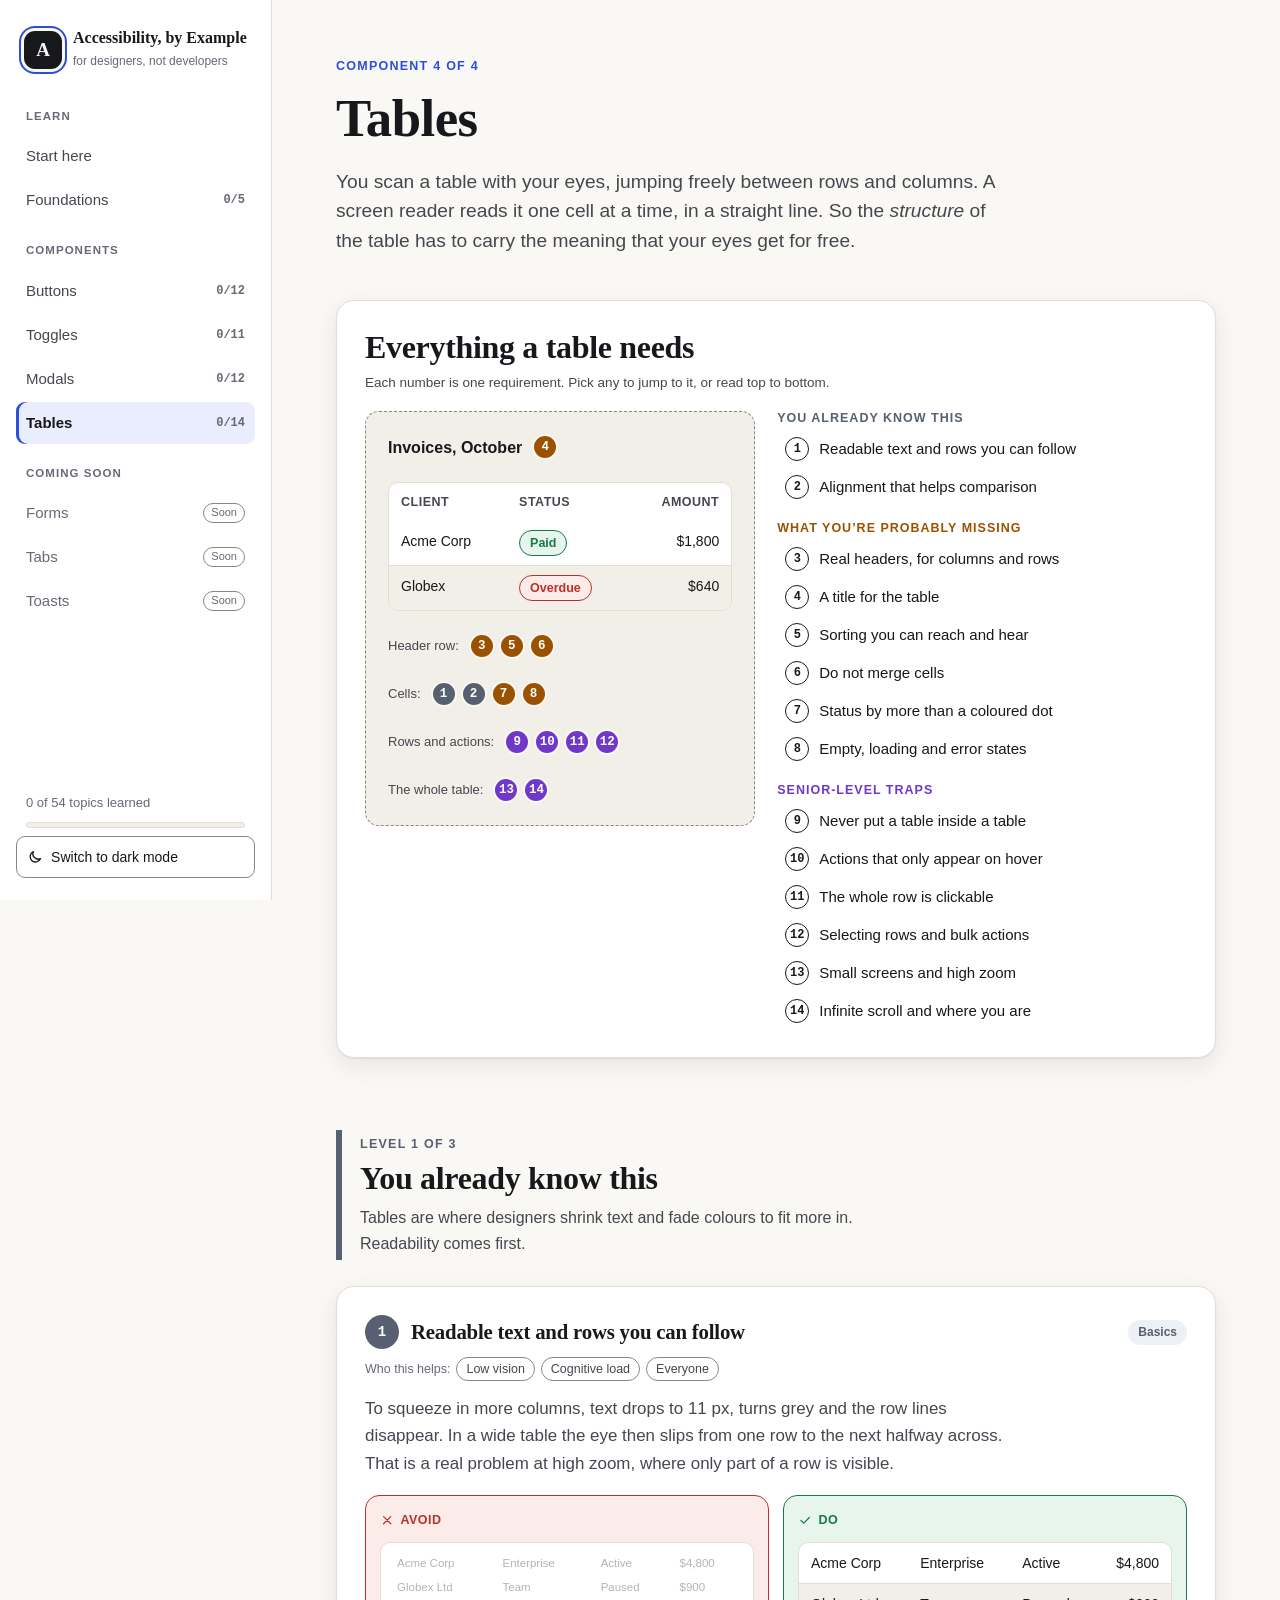
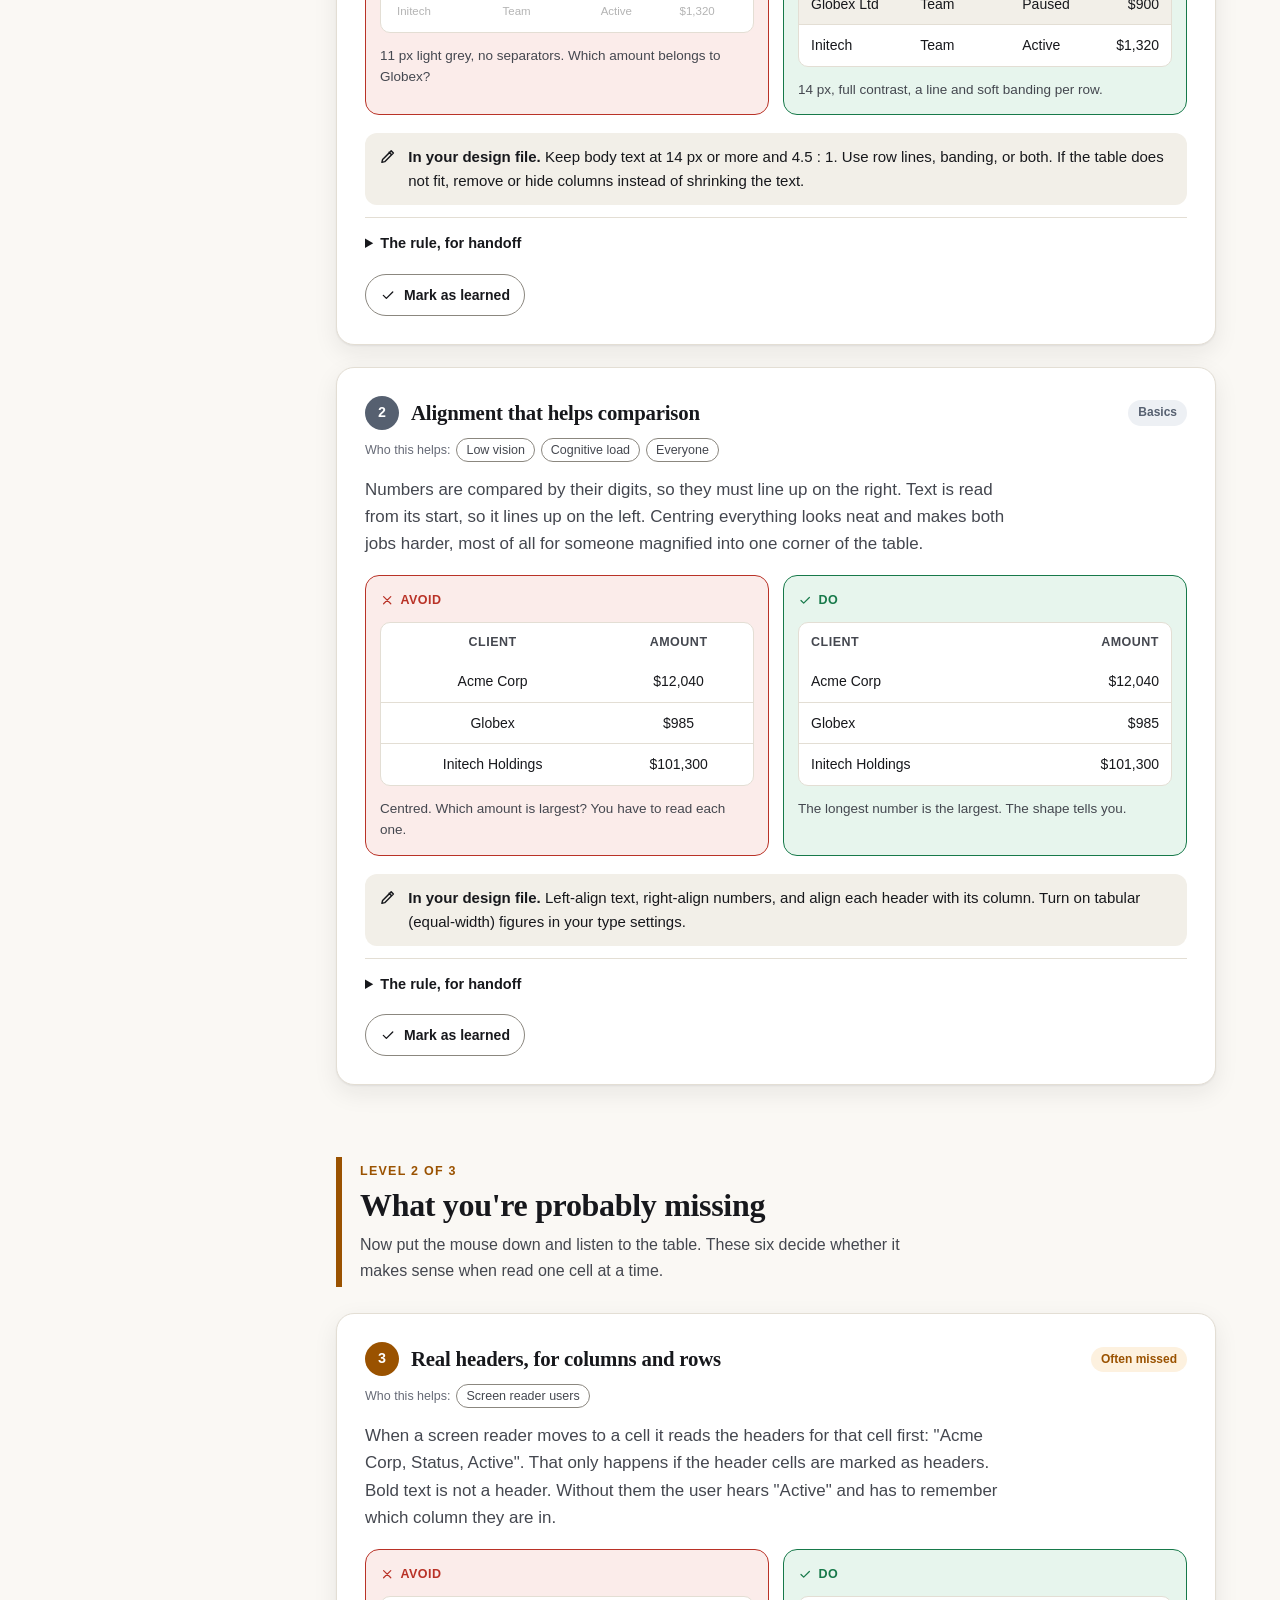
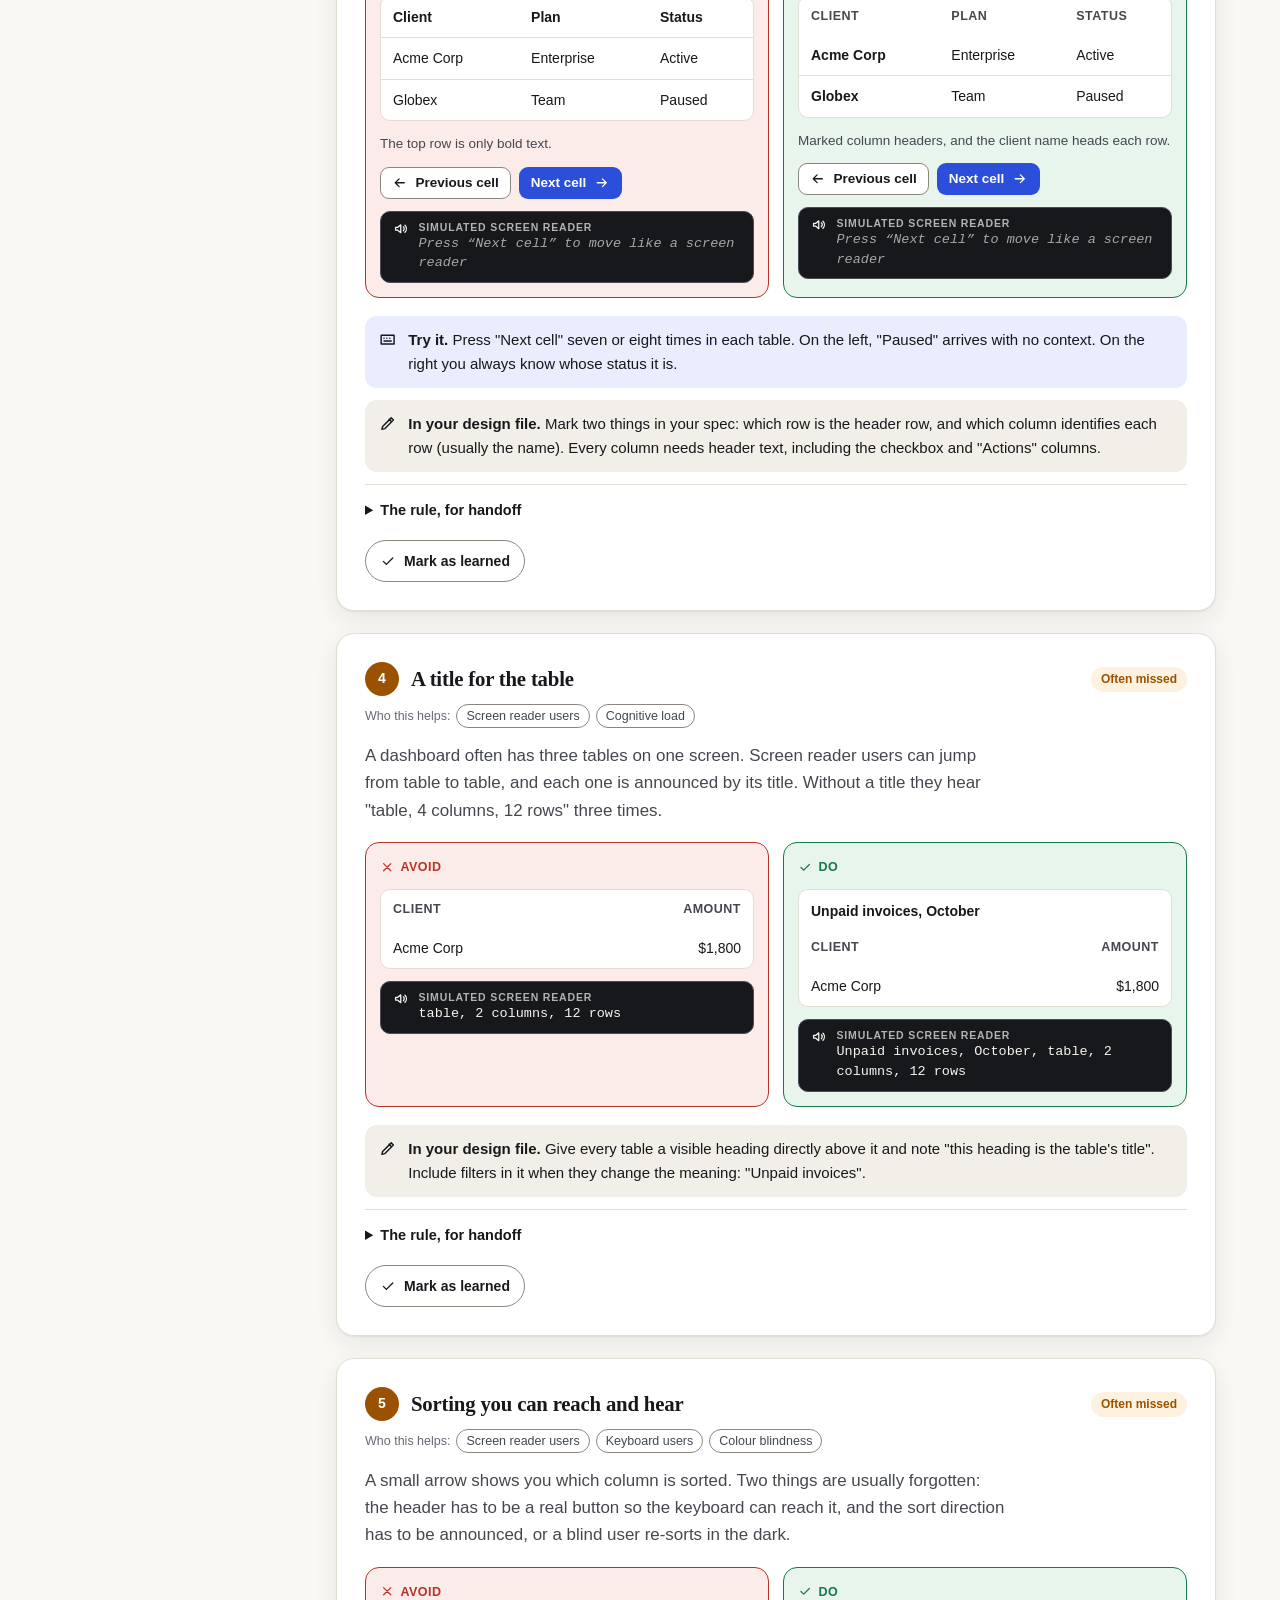
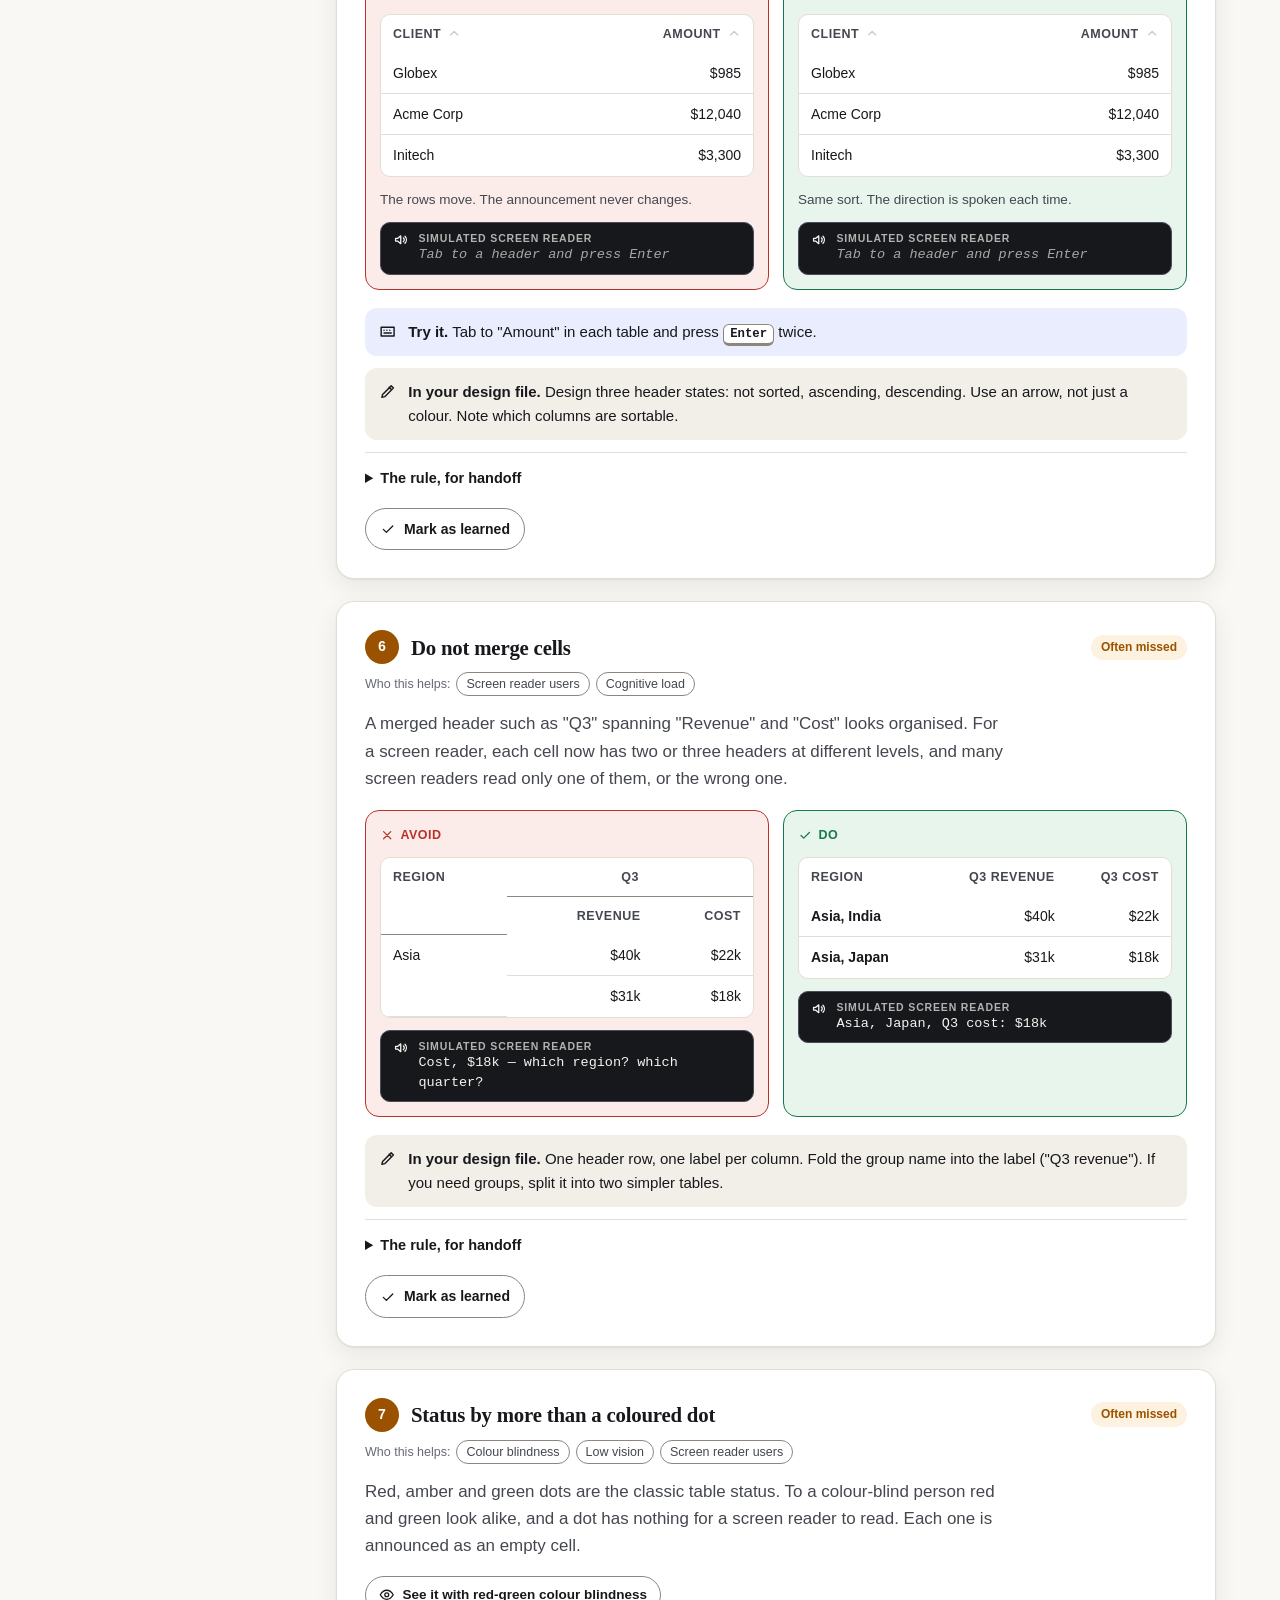
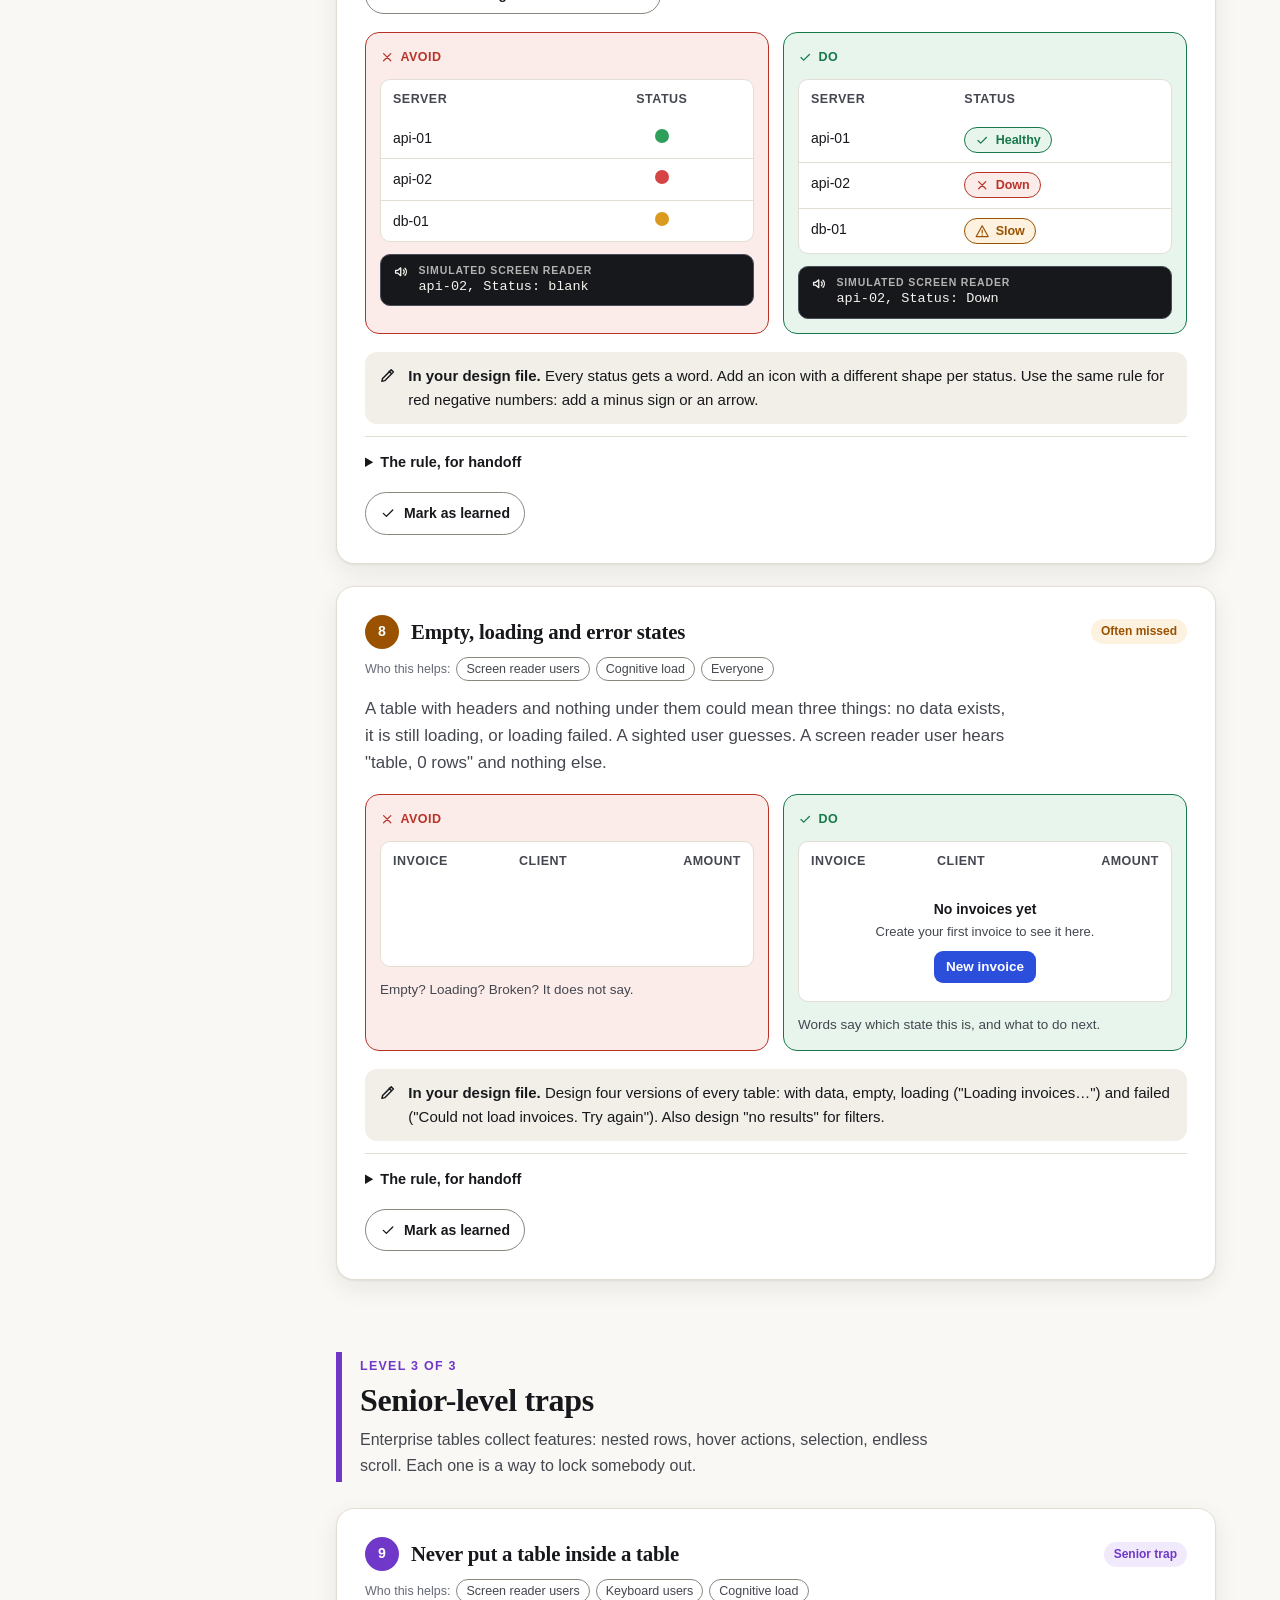
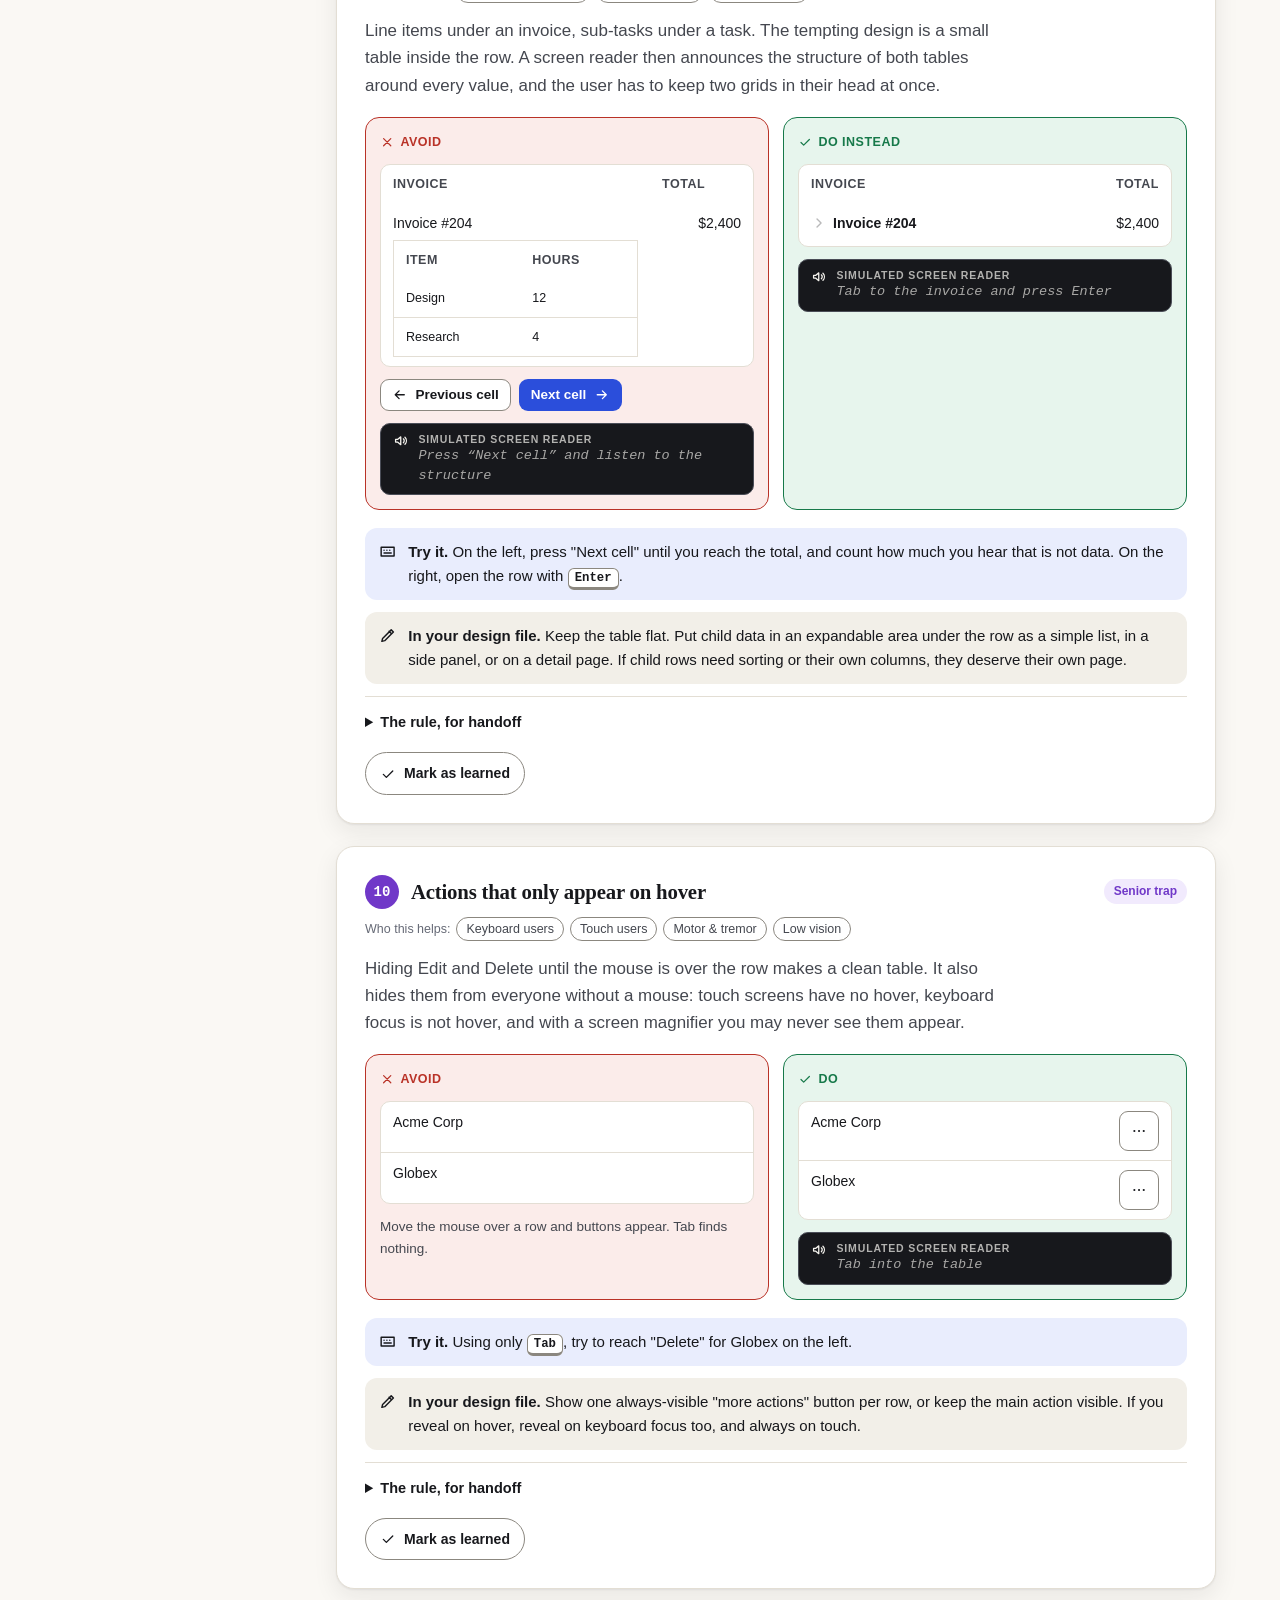
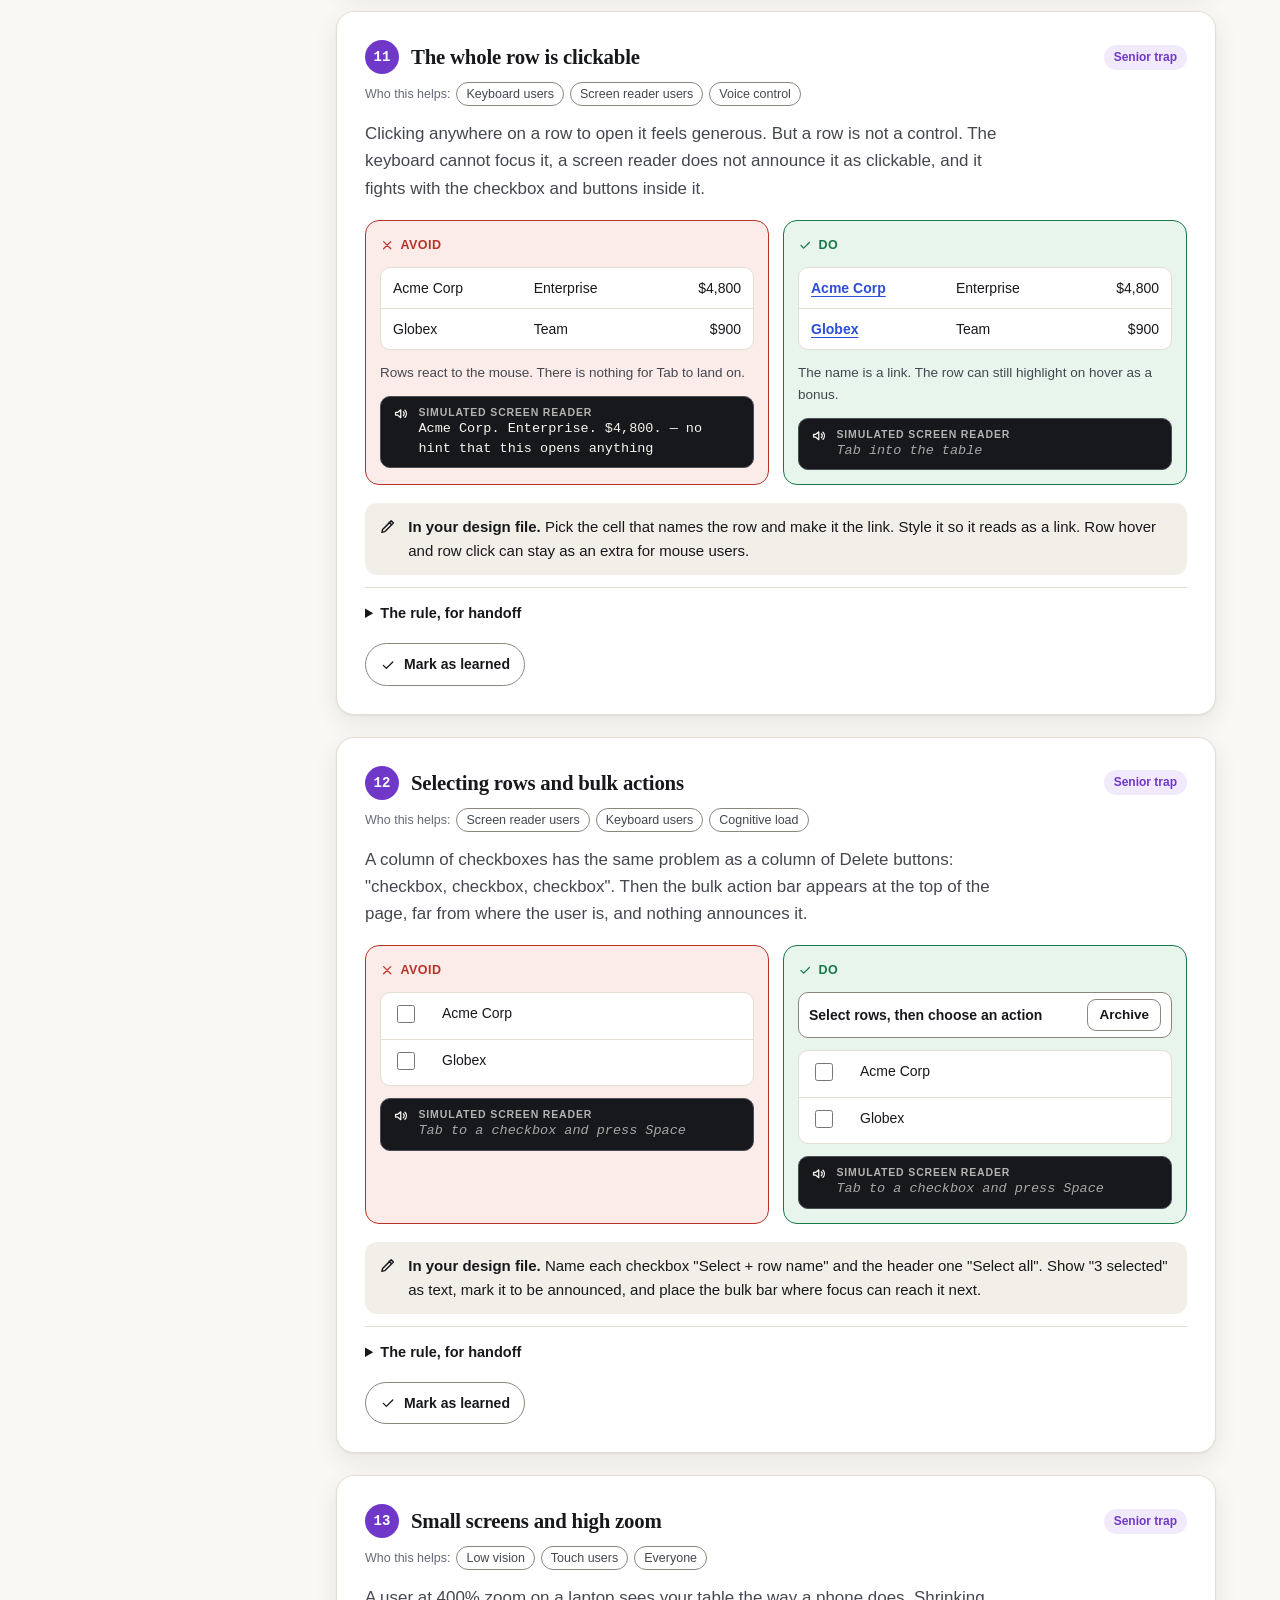
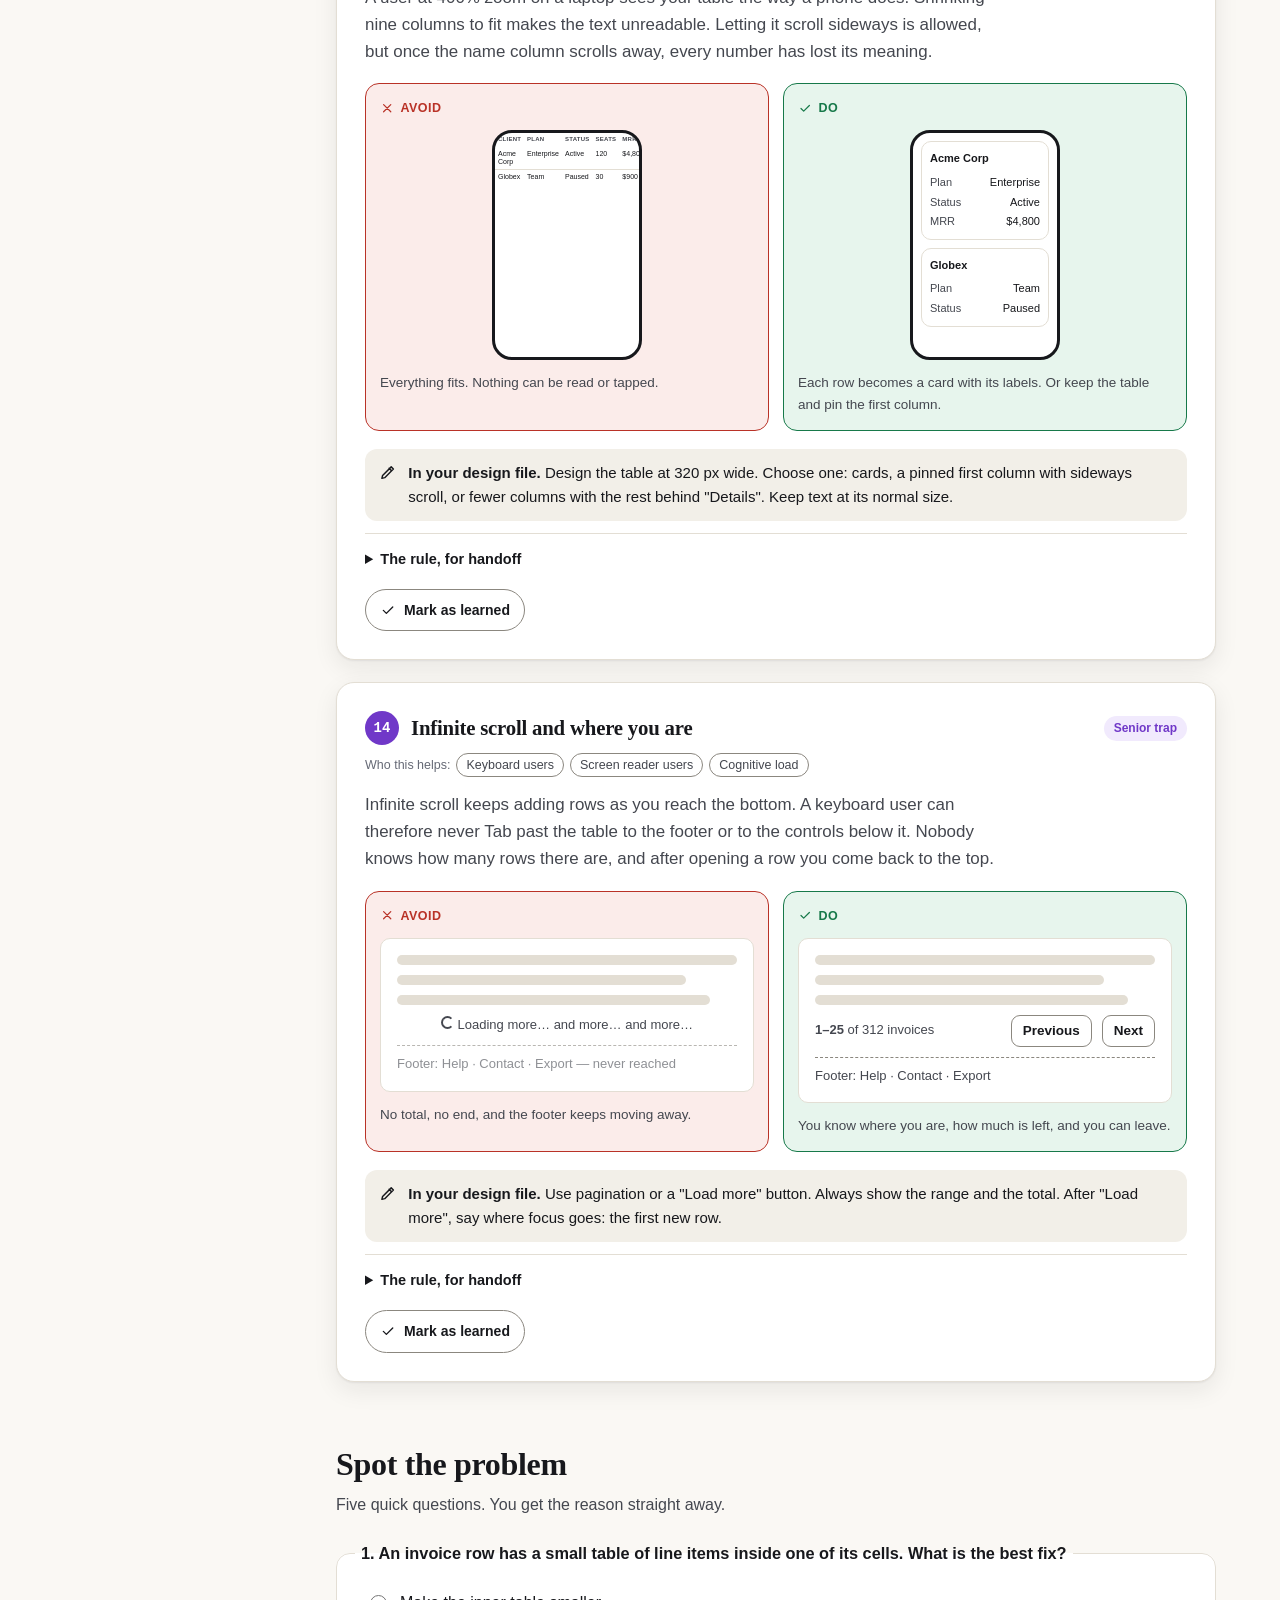
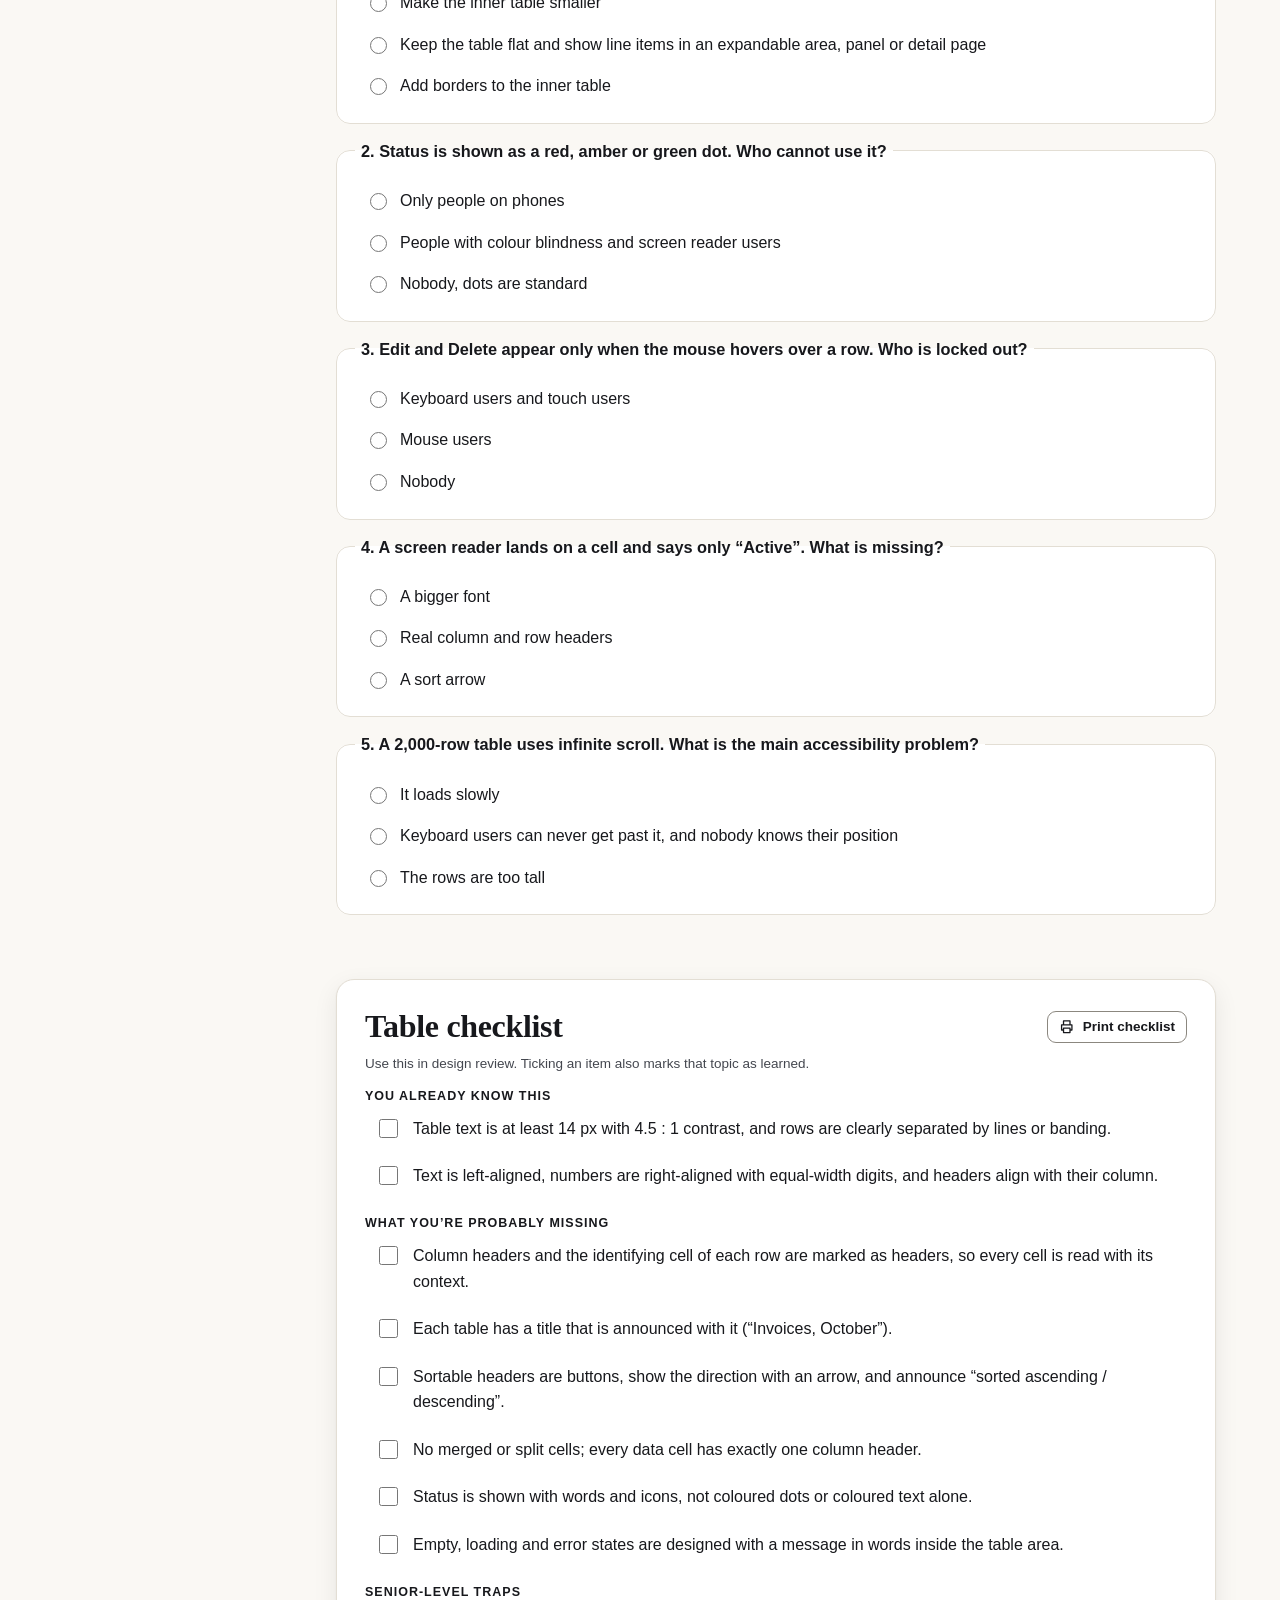
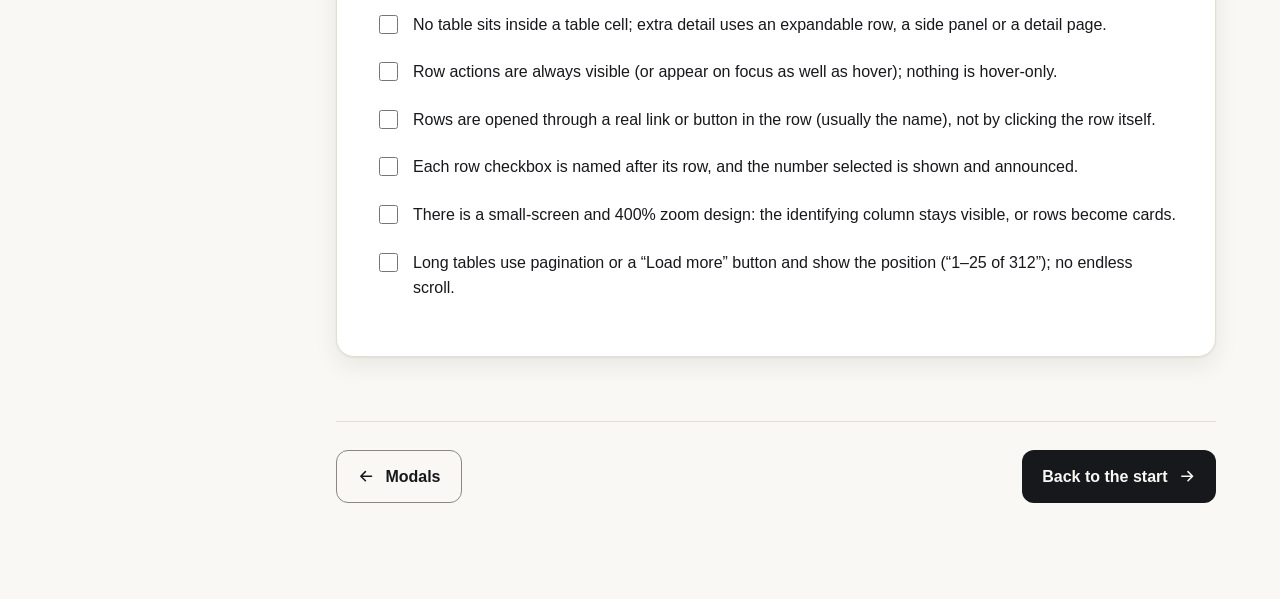
<file: a11y/tables.html>
<!doctype html>
<html lang="en">
<head>
<meta charset="utf-8">
<meta name="viewport" content="width=device-width,initial-scale=1">
<title>Tables — Accessibility, by Example</title>
<meta name="description" content="Everything a data table needs to be accessible: real headers, announced sorting, status beyond colour, and why nested tables, hover actions and infinite scroll fail.">
<script>try{var t=localStorage.getItem('a11y-theme');if(t)document.documentElement.setAttribute('data-theme',t)}catch(e){}</script>
<link rel="stylesheet" href="assets/site.css">
</head>
<body data-page="tables">
<a class="skip" href="#main">Skip to content</a>
<div class="shell">
<main id="main" tabindex="-1"><div class="wrap">

<header class="hero">
  <p class="eyebrow">Component 4 of 4</p>
  <h1>Tables</h1>
  <p class="lede">You scan a table with your eyes, jumping freely between rows and columns. A screen reader reads it one cell at a time, in a straight line. So the <em>structure</em> of the table has to carry the meaning that your eyes get for free.</p>
</header>

<section class="panel" aria-labelledby="anat-h">
  <h2 id="anat-h" style="margin-bottom:6px">Everything a table needs</h2>
  <p class="cap" style="margin-bottom:18px">Each number is one requirement. Pick any to jump to it, or read top to bottom.</p>
  <div class="anatomy">
    <div class="stage col" role="group" aria-label="Annotated table">
      <div class="row"><b>Invoices, October</b><a class="pin" href="#tb-caption"></a></div>
      <div class="tblwrap" aria-hidden="true">
        <table class="tbl zebra">
          <thead><tr><th>Client</th><th>Status</th><th class="num">Amount</th></tr></thead>
          <tbody><tr><td>Acme Corp</td><td><span class="badge ok">Paid</span></td><td class="num">$1,800</td></tr><tr><td>Globex</td><td><span class="badge err">Overdue</span></td><td class="num">$640</td></tr></tbody>
        </table>
      </div>
      <div class="row"><span class="hint">Header row:</span><div class="pins"><a class="pin" href="#tb-headers"></a><a class="pin" href="#tb-sort"></a><a class="pin" href="#tb-merge"></a></div></div>
      <div class="row"><span class="hint">Cells:</span><div class="pins"><a class="pin" href="#tb-read"></a><a class="pin" href="#tb-align"></a><a class="pin" href="#tb-colour"></a><a class="pin" href="#tb-states"></a></div></div>
      <div class="row"><span class="hint">Rows and actions:</span><div class="pins"><a class="pin" href="#tb-nested"></a><a class="pin" href="#tb-hover"></a><a class="pin" href="#tb-rowclick"></a><a class="pin" href="#tb-select"></a></div></div>
      <div class="row"><span class="hint">The whole table:</span><div class="pins"><a class="pin" href="#tb-mobile"></a><a class="pin" href="#tb-scroll"></a></div></div>
    </div>
    <div class="alist" id="anatomy-list"></div>
  </div>
</section>

<!-- ================= LEVEL 1 ================= -->
<section class="tier" data-tier="1">
  <div class="tier-head"><h2>You already know this</h2><p>Tables are where designers shrink text and fade colours to fit more in. Readability comes first.</p></div>

  <article class="topic" id="tb-read" data-who="lowvision,cognitive,everyone" data-check="Table text is at least 14 px with 4.5 : 1 contrast, and rows are clearly separated by lines or banding.">
    <h3>Readable text and rows you can follow</h3>
    <p class="lead">To squeeze in more columns, text drops to 11 px, turns grey and the row lines disappear. In a wide table the eye then slips from one row to the next halfway across. That is a real problem at high zoom, where only part of a row is visible.</p>
    <div class="pair">
      <div class="demo bad">
        <div class="box light" style="padding:8px"><table class="tbl faint"><tbody><tr><td>Acme Corp</td><td>Enterprise</td><td>Active</td><td>$4,800</td></tr><tr><td>Globex Ltd</td><td>Team</td><td>Paused</td><td>$900</td></tr><tr><td>Initech</td><td>Team</td><td>Active</td><td>$1,320</td></tr></tbody></table></div>
        <p class="cap">11 px light grey, no separators. Which amount belongs to Globex?</p>
      </div>
      <div class="demo good">
        <div class="tblwrap"><table class="tbl zebra"><tbody><tr><td>Acme Corp</td><td>Enterprise</td><td>Active</td><td class="num">$4,800</td></tr><tr><td>Globex Ltd</td><td>Team</td><td>Paused</td><td class="num">$900</td></tr><tr><td>Initech</td><td>Team</td><td>Active</td><td class="num">$1,320</td></tr></tbody></table></div>
        <p class="cap">14 px, full contrast, a line and soft banding per row.</p>
      </div>
    </div>
    <p class="figma">Keep body text at 14 px or more and 4.5 : 1. Use row lines, banding, or both. If the table does not fit, remove or hide columns instead of shrinking the text.</p>
    <details class="rule">WCAG 1.4.3 Contrast (Minimum), AA, and 1.4.4 Resize Text, AA. Row separators that carry meaning need 3 : 1 under 1.4.11.</details>
  </article>

  <article class="topic" id="tb-align" data-who="lowvision,cognitive,everyone" data-check="Text is left-aligned, numbers are right-aligned with equal-width digits, and headers align with their column.">
    <h3>Alignment that helps comparison</h3>
    <p class="lead">Numbers are compared by their digits, so they must line up on the right. Text is read from its start, so it lines up on the left. Centring everything looks neat and makes both jobs harder, most of all for someone magnified into one corner of the table.</p>
    <div class="pair">
      <div class="demo bad">
        <div class="tblwrap"><table class="tbl"><thead><tr><th class="ctr">Client</th><th class="ctr">Amount</th></tr></thead><tbody><tr><td class="ctr">Acme Corp</td><td class="ctr">$12,040</td></tr><tr><td class="ctr">Globex</td><td class="ctr">$985</td></tr><tr><td class="ctr">Initech Holdings</td><td class="ctr">$101,300</td></tr></tbody></table></div>
        <p class="cap">Centred. Which amount is largest? You have to read each one.</p>
      </div>
      <div class="demo good">
        <div class="tblwrap"><table class="tbl"><thead><tr><th>Client</th><th class="num">Amount</th></tr></thead><tbody><tr><td>Acme Corp</td><td class="num">$12,040</td></tr><tr><td>Globex</td><td class="num">$985</td></tr><tr><td>Initech Holdings</td><td class="num">$101,300</td></tr></tbody></table></div>
        <p class="cap">The longest number is the largest. The shape tells you.</p>
      </div>
    </div>
    <p class="figma">Left-align text, right-align numbers, and align each header with its column. Turn on tabular (equal-width) figures in your type settings.</p>
    <details class="rule">A readability convention rather than a WCAG criterion. It supports people with low vision and cognitive disabilities directly.</details>
  </article>
</section>

<!-- ================= LEVEL 2 ================= -->
<section class="tier" data-tier="2">
  <div class="tier-head"><h2>What you're probably missing</h2><p>Now put the mouse down and listen to the table. These six decide whether it makes sense when read one cell at a time.</p></div>

  <article class="topic" id="tb-headers" data-who="sr" data-check="Column headers and the identifying cell of each row are marked as headers, so every cell is read with its context.">
    <h3>Real headers, for columns and rows</h3>
    <p class="lead">When a screen reader moves to a cell it reads the headers for that cell first: "Acme Corp, Status, Active". That only happens if the header cells are marked as headers. Bold text is not a header. Without them the user hears "Active" and has to remember which column they are in.</p>
    <div class="pair">
      <div class="demo bad" data-stepper>
        <div class="tblwrap"><table class="tbl"><tbody>
          <tr><td data-sr="Client"><b>Client</b></td><td data-sr="Plan"><b>Plan</b></td><td data-sr="Status"><b>Status</b></td></tr>
          <tr><td data-sr="Acme Corp">Acme Corp</td><td data-sr="Enterprise">Enterprise</td><td data-sr="Active">Active</td></tr>
          <tr><td data-sr="Globex">Globex</td><td data-sr="Team">Team</td><td data-sr="Paused">Paused</td></tr>
        </tbody></table></div>
        <p class="cap">The top row is only bold text.</p>
        <div class="sr" data-hint="Press “Next cell” to move like a screen reader"></div>
      </div>
      <div class="demo good" data-stepper>
        <div class="tblwrap"><table class="tbl"><thead>
          <tr><th scope="col" data-sr="Client, column header">Client</th><th scope="col" data-sr="Plan, column header">Plan</th><th scope="col" data-sr="Status, column header">Status</th></tr></thead><tbody>
          <tr><th scope="row" data-sr="Client: Acme Corp, row header">Acme Corp</th><td data-sr="Acme Corp, Plan: Enterprise">Enterprise</td><td data-sr="Acme Corp, Status: Active">Active</td></tr>
          <tr><th scope="row" data-sr="Client: Globex, row header">Globex</th><td data-sr="Globex, Plan: Team">Team</td><td data-sr="Globex, Status: Paused">Paused</td></tr>
        </tbody></table></div>
        <p class="cap">Marked column headers, and the client name heads each row.</p>
        <div class="sr" data-hint="Press “Next cell” to move like a screen reader"></div>
      </div>
    </div>
    <p class="try">Press "Next cell" seven or eight times in each table. On the left, "Paused" arrives with no context. On the right you always know whose status it is.</p>
    <p class="figma">Mark two things in your spec: which row is the header row, and which column identifies each row (usually the name). Every column needs header text, including the checkbox and "Actions" columns.</p>
    <details class="rule">WCAG 1.3.1 Info and Relationships (A). Developers use <code>&lt;th scope="col"&gt;</code> and <code>&lt;th scope="row"&gt;</code>.</details>
  </article>

  <article class="topic" id="tb-caption" data-who="sr,cognitive" data-check="Each table has a title that is announced with it (“Invoices, October”).">
    <h3>A title for the table</h3>
    <p class="lead">A dashboard often has three tables on one screen. Screen reader users can jump from table to table, and each one is announced by its title. Without a title they hear "table, 4 columns, 12 rows" three times.</p>
    <div class="pair">
      <div class="demo bad">
        <div class="tblwrap"><table class="tbl"><thead><tr><th>Client</th><th class="num">Amount</th></tr></thead><tbody><tr><td>Acme Corp</td><td class="num">$1,800</td></tr></tbody></table></div>
        <div class="sr" data-say="table, 2 columns, 12 rows"></div>
      </div>
      <div class="demo good">
        <div class="tblwrap"><table class="tbl"><caption>Unpaid invoices, October</caption><thead><tr><th scope="col">Client</th><th scope="col" class="num">Amount</th></tr></thead><tbody><tr><td>Acme Corp</td><td class="num">$1,800</td></tr></tbody></table></div>
        <div class="sr" data-say="Unpaid invoices, October, table, 2 columns, 12 rows"></div>
      </div>
    </div>
    <p class="figma">Give every table a visible heading directly above it and note "this heading is the table's title". Include filters in it when they change the meaning: "Unpaid invoices".</p>
    <details class="rule">WCAG 1.3.1 (A) and 2.4.6 Headings and Labels (AA). Developers use <code>&lt;caption&gt;</code> or connect the heading with <code>aria-labelledby</code>.</details>
  </article>

  <article class="topic" id="tb-sort" data-who="sr,keyboard,colour" data-check="Sortable headers are buttons, show the direction with an arrow, and announce “sorted ascending / descending”.">
    <h3>Sorting you can reach and hear</h3>
    <p class="lead">A small arrow shows you which column is sorted. Two things are usually forgotten: the header has to be a real button so the keyboard can reach it, and the sort direction has to be announced, or a blind user re-sorts in the dark.</p>
    <div class="pair">
      <div class="demo bad">
        <div class="tblwrap"><table class="tbl" data-sort><thead><tr><th scope="col"><button class="thbtn" data-name="Client" data-sr="Client, button">Client<i data-i="up"></i></button></th><th scope="col" class="num"><button class="thbtn" data-name="Amount" data-sr="Amount, button">Amount<i data-i="up"></i></button></th></tr></thead><tbody><tr><td>Globex</td><td class="num">$985</td></tr><tr><td>Acme Corp</td><td class="num">$12,040</td></tr><tr><td>Initech</td><td class="num">$3,300</td></tr></tbody></table></div>
        <p class="cap">The rows move. The announcement never changes.</p>
        <div class="sr" data-hint="Tab to a header and press Enter"></div>
      </div>
      <div class="demo good">
        <div class="tblwrap"><table class="tbl" data-sort data-announce><thead><tr><th scope="col"><button class="thbtn" data-name="Client" data-sr="Client, column header, not sorted, button">Client<i data-i="up"></i></button></th><th scope="col" class="num"><button class="thbtn" data-name="Amount" data-sr="Amount, column header, not sorted, button">Amount<i data-i="up"></i></button></th></tr></thead><tbody><tr><td>Globex</td><td class="num">$985</td></tr><tr><td>Acme Corp</td><td class="num">$12,040</td></tr><tr><td>Initech</td><td class="num">$3,300</td></tr></tbody></table></div>
        <p class="cap">Same sort. The direction is spoken each time.</p>
        <div class="sr" data-hint="Tab to a header and press Enter"></div>
      </div>
    </div>
    <p class="try">Tab to "Amount" in each table and press <kbd>Enter</kbd> twice.</p>
    <p class="figma">Design three header states: not sorted, ascending, descending. Use an arrow, not just a colour. Note which columns are sortable.</p>
    <details class="rule">WCAG 4.1.2 Name, Role, Value (A), 2.1.1 Keyboard (A) and 1.4.1 Use of Color (A). Developers set <code>aria-sort</code> on the header cell.</details>
  </article>

  <article class="topic" id="tb-merge" data-who="sr,cognitive" data-check="No merged or split cells; every data cell has exactly one column header.">
    <h3>Do not merge cells</h3>
    <p class="lead">A merged header such as "Q3" spanning "Revenue" and "Cost" looks organised. For a screen reader, each cell now has two or three headers at different levels, and many screen readers read only one of them, or the wrong one.</p>
    <div class="pair">
      <div class="demo bad">
        <div class="tblwrap"><table class="tbl"><thead><tr><th rowspan="2">Region</th><th colspan="2" class="ctr">Q3</th></tr><tr><th class="num">Revenue</th><th class="num">Cost</th></tr></thead><tbody><tr><td rowspan="2">Asia</td><td class="num">$40k</td><td class="num">$22k</td></tr><tr><td class="num">$31k</td><td class="num">$18k</td></tr></tbody></table></div>
        <div class="sr" data-say="Cost, $18k — which region? which quarter?"></div>
      </div>
      <div class="demo good">
        <div class="tblwrap"><table class="tbl"><thead><tr><th scope="col">Region</th><th scope="col" class="num">Q3 revenue</th><th scope="col" class="num">Q3 cost</th></tr></thead><tbody><tr><th scope="row">Asia, India</th><td class="num">$40k</td><td class="num">$22k</td></tr><tr><th scope="row">Asia, Japan</th><td class="num">$31k</td><td class="num">$18k</td></tr></tbody></table></div>
        <div class="sr" data-say="Asia, Japan, Q3 cost: $18k"></div>
      </div>
    </div>
    <p class="figma">One header row, one label per column. Fold the group name into the label ("Q3 revenue"). If you need groups, split it into two simpler tables.</p>
    <details class="rule">WCAG 1.3.1 Info and Relationships (A). Complex tables can be coded with <code>headers</code> and <code>id</code>, but support is uneven. Simple is safer.</details>
  </article>

  <article class="topic" id="tb-colour" data-who="colour,lowvision,sr" data-check="Status is shown with words and icons, not coloured dots or coloured text alone.">
    <h3>Status by more than a coloured dot</h3>
    <p class="lead">Red, amber and green dots are the classic table status. To a colour-blind person red and green look alike, and a dot has nothing for a screen reader to read. Each one is announced as an empty cell.</p>
    <div class="simbar"><button type="button" class="simbtn" data-sim="cb" aria-pressed="false"><i data-i="eye"></i>See it with red-green colour blindness</button></div>
    <div class="pair">
      <div class="demo bad">
        <div class="box light" style="padding:0"><table class="tbl"><thead><tr><th>Server</th><th class="ctr">Status</th></tr></thead><tbody><tr><td>api-01</td><td class="ctr"><span class="dot g"></span></td></tr><tr><td>api-02</td><td class="ctr"><span class="dot r"></span></td></tr><tr><td>db-01</td><td class="ctr"><span class="dot a"></span></td></tr></tbody></table></div>
        <div class="sr" data-say="api-02, Status: blank"></div>
      </div>
      <div class="demo good">
        <div class="box light" style="padding:0"><table class="tbl"><thead><tr><th>Server</th><th>Status</th></tr></thead><tbody><tr><td>api-01</td><td><span class="badge ok" style="color:#17794A;background:#E7F5ED"><i data-i="check"></i>Healthy</span></td></tr><tr><td>api-02</td><td><span class="badge err" style="color:#B93227;background:#FBECEA"><i data-i="x"></i>Down</span></td></tr><tr><td>db-01</td><td><span class="badge wait" style="color:#9A5200;background:#FDF1DF"><i data-i="warn"></i>Slow</span></td></tr></tbody></table></div>
        <div class="sr" data-say="api-02, Status: Down"></div>
      </div>
    </div>
    <p class="figma">Every status gets a word. Add an icon with a different shape per status. Use the same rule for red negative numbers: add a minus sign or an arrow.</p>
    <details class="rule">WCAG 1.4.1 Use of Color (A) and 1.1.1 Non-text Content (A).</details>
  </article>

  <article class="topic" id="tb-states" data-who="sr,cognitive,everyone" data-check="Empty, loading and error states are designed with a message in words inside the table area.">
    <h3>Empty, loading and error states</h3>
    <p class="lead">A table with headers and nothing under them could mean three things: no data exists, it is still loading, or loading failed. A sighted user guesses. A screen reader user hears "table, 0 rows" and nothing else.</p>
    <div class="pair">
      <div class="demo bad">
        <div class="tblwrap"><table class="tbl"><thead><tr><th>Invoice</th><th>Client</th><th class="num">Amount</th></tr></thead><tbody><tr><td colspan="3" style="height:86px"></td></tr></tbody></table></div>
        <p class="cap">Empty? Loading? Broken? It does not say.</p>
      </div>
      <div class="demo good">
        <div class="tblwrap"><table class="tbl"><thead><tr><th>Invoice</th><th>Client</th><th class="num">Amount</th></tr></thead><tbody><tr><td colspan="3" class="ctr" style="padding:18px"><b>No invoices yet</b><br><span class="hint">Create your first invoice to see it here.</span><br><span class="btn sm" style="margin-top:8px">New invoice</span></td></tr></tbody></table></div>
        <p class="cap">Words say which state this is, and what to do next.</p>
      </div>
    </div>
    <p class="figma">Design four versions of every table: with data, empty, loading ("Loading invoices…") and failed ("Could not load invoices. Try again"). Also design "no results" for filters.</p>
    <details class="rule">WCAG 4.1.3 Status Messages (AA): loading and result counts should be announced without moving focus.</details>
  </article>
</section>

<!-- ================= LEVEL 3 ================= -->
<section class="tier" data-tier="3">
  <div class="tier-head"><h2>Senior-level traps</h2><p>Enterprise tables collect features: nested rows, hover actions, selection, endless scroll. Each one is a way to lock somebody out.</p></div>

  <article class="topic" id="tb-nested" data-who="sr,keyboard,cognitive" data-check="No table sits inside a table cell; extra detail uses an expandable row, a side panel or a detail page.">
    <h3>Never put a table inside a table</h3>
    <p class="lead">Line items under an invoice, sub-tasks under a task. The tempting design is a small table inside the row. A screen reader then announces the structure of both tables around every value, and the user has to keep two grids in their head at once.</p>
    <div class="pair">
      <div class="demo bad" data-stepper>
        <div class="tblwrap"><table class="tbl"><thead><tr><th scope="col" data-sr="Invoices, table, 2 columns, 2 rows. Invoice, column header">Invoice</th><th scope="col" data-sr="Total, column header">Total</th></tr></thead><tbody>
          <tr><td data-sr="Row 2. Invoice: Invoice 204. Table, nesting level 2, 2 columns, 3 rows">Invoice #204
            <table class="tbl" style="margin-top:6px;font-size:12.5px;border:1px solid var(--line)"><thead><tr><th scope="col" data-sr="Item, column header">Item</th><th scope="col" data-sr="Hours, column header">Hours</th></tr></thead><tbody><tr><td data-sr="Row 2. Item: Design">Design</td><td data-sr="Hours: 12">12</td></tr><tr><td data-sr="Row 3. Item: Research">Research</td><td data-sr="Hours: 4">4</td></tr></tbody></table>
          </td><td class="num" data-sr="Out of table, nesting level 2. Total: $2,400">$2,400</td></tr>
        </tbody></table></div>
        <div class="sr" data-hint="Press “Next cell” and listen to the structure"></div>
      </div>
      <div class="demo good" data-tag="Do instead">
        <div class="tblwrap"><table class="tbl"><thead><tr><th scope="col">Invoice</th><th scope="col" class="num">Total</th></tr></thead><tbody>
          <tr><th scope="row"><button class="thbtn" style="text-transform:none;letter-spacing:0" aria-expanded="false" data-expand="inv204" data-sr="Invoice 204, show line items, button, {state}"><i data-i="chev"></i>Invoice #204</button></th><td class="num">$2,400</td></tr>
        </tbody></table></div>
        <div class="cards" id="inv204" hidden><div class="c"><b>Line items for Invoice #204</b><dl><dt>Design</dt><dd>12 hours</dd><dt>Research</dt><dd>4 hours</dd></dl></div></div>
        <div class="sr" data-hint="Tab to the invoice and press Enter"></div>
      </div>
    </div>
    <p class="try">On the left, press "Next cell" until you reach the total, and count how much you hear that is not data. On the right, open the row with <kbd>Enter</kbd>.</p>
    <p class="figma">Keep the table flat. Put child data in an expandable area under the row as a simple list, in a side panel, or on a detail page. If child rows need sorting or their own columns, they deserve their own page.</p>
    <details class="rule">WCAG 1.3.1 Info and Relationships (A) and 1.3.2 Meaningful Sequence (A). The expand control is a button that reports expanded or collapsed.</details>
  </article>

  <article class="topic" id="tb-hover" data-who="keyboard,touch,motor,lowvision" data-check="Row actions are always visible (or appear on focus as well as hover); nothing is hover-only.">
    <h3>Actions that only appear on hover</h3>
    <p class="lead">Hiding Edit and Delete until the mouse is over the row makes a clean table. It also hides them from everyone without a mouse: touch screens have no hover, keyboard focus is not hover, and with a screen magnifier you may never see them appear.</p>
    <div class="pair">
      <div class="demo bad">
        <div class="tblwrap"><table class="tbl"><tbody>
          <tr><td>Acme Corp</td><td class="num"><span class="acts-hover row" style="justify-content:flex-end"><button class="btn sec sm" data-noop>Edit</button><button class="btn sec sm" data-noop>Delete</button></span></td></tr>
          <tr><td>Globex</td><td class="num"><span class="acts-hover row" style="justify-content:flex-end"><button class="btn sec sm" data-noop>Edit</button><button class="btn sec sm" data-noop>Delete</button></span></td></tr>
        </tbody></table></div>
        <p class="cap">Move the mouse over a row and buttons appear. Tab finds nothing.</p>
      </div>
      <div class="demo good">
        <div class="tblwrap"><table class="tbl"><tbody>
          <tr><td>Acme Corp</td><td class="num"><button class="ibtn" aria-label="Actions for Acme Corp" data-sr="Actions for Acme Corp, menu button" data-noop><i data-i="more"></i></button></td></tr>
          <tr><td>Globex</td><td class="num"><button class="ibtn" aria-label="Actions for Globex" data-sr="Actions for Globex, menu button" data-noop><i data-i="more"></i></button></td></tr>
        </tbody></table></div>
        <div class="sr" data-hint="Tab into the table"></div>
      </div>
    </div>
    <p class="try">Using only <kbd>Tab</kbd>, try to reach "Delete" for Globex on the left.</p>
    <p class="figma">Show one always-visible "more actions" button per row, or keep the main action visible. If you reveal on hover, reveal on keyboard focus too, and always on touch.</p>
    <details class="rule">WCAG 2.1.1 Keyboard (A) and 1.4.13 Content on Hover or Focus (AA).</details>
  </article>

  <article class="topic" id="tb-rowclick" data-who="keyboard,sr,voice" data-check="Rows are opened through a real link or button in the row (usually the name), not by clicking the row itself.">
    <h3>The whole row is clickable</h3>
    <p class="lead">Clicking anywhere on a row to open it feels generous. But a row is not a control. The keyboard cannot focus it, a screen reader does not announce it as clickable, and it fights with the checkbox and buttons inside it.</p>
    <div class="pair">
      <div class="demo bad">
        <div class="tblwrap"><table class="tbl"><tbody><tr class="click"><td>Acme Corp</td><td>Enterprise</td><td class="num">$4,800</td></tr><tr class="click"><td>Globex</td><td>Team</td><td class="num">$900</td></tr></tbody></table></div>
        <p class="cap">Rows react to the mouse. There is nothing for Tab to land on.</p>
        <div class="sr" data-say="Acme Corp. Enterprise. $4,800. — no hint that this opens anything"></div>
      </div>
      <div class="demo good">
        <div class="tblwrap"><table class="tbl"><tbody><tr><th scope="row"><a href="#tb-rowclick" data-noop data-sr="Acme Corp, link">Acme Corp</a></th><td>Enterprise</td><td class="num">$4,800</td></tr><tr><th scope="row"><a href="#tb-rowclick" data-noop data-sr="Globex, link">Globex</a></th><td>Team</td><td class="num">$900</td></tr></tbody></table></div>
        <p class="cap">The name is a link. The row can still highlight on hover as a bonus.</p>
        <div class="sr" data-hint="Tab into the table"></div>
      </div>
    </div>
    <p class="figma">Pick the cell that names the row and make it the link. Style it so it reads as a link. Row hover and row click can stay as an extra for mouse users.</p>
    <details class="rule">WCAG 2.1.1 Keyboard (A) and 4.1.2 Name, Role, Value (A).</details>
  </article>

  <article class="topic" id="tb-select" data-who="sr,keyboard,cognitive" data-check="Each row checkbox is named after its row, and the number selected is shown and announced.">
    <h3>Selecting rows and bulk actions</h3>
    <p class="lead">A column of checkboxes has the same problem as a column of Delete buttons: "checkbox, checkbox, checkbox". Then the bulk action bar appears at the top of the page, far from where the user is, and nothing announces it.</p>
    <div class="pair">
      <div class="demo bad">
        <div class="tblwrap"><table class="tbl"><tbody><tr><td style="width:36px"><input type="checkbox" data-sr="checkbox, {state}" style="width:18px;height:18px"></td><td>Acme Corp</td></tr><tr><td><input type="checkbox" data-sr="checkbox, {state}" style="width:18px;height:18px"></td><td>Globex</td></tr></tbody></table></div>
        <div class="sr" data-hint="Tab to a checkbox and press Space"></div>
      </div>
      <div class="demo good">
        <div class="row between" style="background:var(--surface);border:1.5px solid var(--line-strong);border-radius:10px;padding:6px 10px;font-size:14px"><b>Select rows, then choose an action</b><span class="btn sec sm">Archive</span></div>
        <div class="tblwrap"><table class="tbl"><tbody><tr><td style="width:36px"><input type="checkbox" aria-label="Select Acme Corp" data-sr="Select Acme Corp, checkbox, {state}" style="width:18px;height:18px"></td><td>Acme Corp</td></tr><tr><td><input type="checkbox" aria-label="Select Globex" data-sr="Select Globex, checkbox, {state}" style="width:18px;height:18px"></td><td>Globex</td></tr></tbody></table></div>
        <div class="sr" data-hint="Tab to a checkbox and press Space"></div>
      </div>
    </div>
    <p class="figma">Name each checkbox "Select + row name" and the header one "Select all". Show "3 selected" as text, mark it to be announced, and place the bulk bar where focus can reach it next.</p>
    <details class="rule">WCAG 4.1.2 (A), 1.3.1 (A) and 4.1.3 Status Messages (AA) for the selected count.</details>
  </article>

  <article class="topic" id="tb-mobile" data-who="lowvision,touch,everyone" data-check="There is a small-screen and 400% zoom design: the identifying column stays visible, or rows become cards.">
    <h3>Small screens and high zoom</h3>
    <p class="lead">A user at 400% zoom on a laptop sees your table the way a phone does. Shrinking nine columns to fit makes the text unreadable. Letting it scroll sideways is allowed, but once the name column scrolls away, every number has lost its meaning.</p>
    <div class="pair">
      <div class="demo bad">
        <div class="phone"><table class="tbl" style="font-size:7px;line-height:1.2"><thead><tr><th style="font-size:6px;padding:3px">Client</th><th style="font-size:6px;padding:3px">Plan</th><th style="font-size:6px;padding:3px">Status</th><th style="font-size:6px;padding:3px">Seats</th><th style="font-size:6px;padding:3px">MRR</th></tr></thead><tbody><tr><td style="padding:3px">Acme Corp</td><td style="padding:3px">Enterprise</td><td style="padding:3px">Active</td><td style="padding:3px">120</td><td style="padding:3px">$4,800</td></tr><tr><td style="padding:3px">Globex</td><td style="padding:3px">Team</td><td style="padding:3px">Paused</td><td style="padding:3px">30</td><td style="padding:3px">$900</td></tr></tbody></table></div>
        <p class="cap">Everything fits. Nothing can be read or tapped.</p>
      </div>
      <div class="demo good">
        <div class="phone"><div class="cards" style="padding:8px;font-size:11px"><div class="c" style="font-size:11px;padding:8px"><b>Acme Corp</b><dl><dt>Plan</dt><dd>Enterprise</dd><dt>Status</dt><dd>Active</dd><dt>MRR</dt><dd>$4,800</dd></dl></div><div class="c" style="font-size:11px;padding:8px"><b>Globex</b><dl><dt>Plan</dt><dd>Team</dd><dt>Status</dt><dd>Paused</dd></dl></div></div></div>
        <p class="cap">Each row becomes a card with its labels. Or keep the table and pin the first column.</p>
      </div>
    </div>
    <p class="figma">Design the table at 320 px wide. Choose one: cards, a pinned first column with sideways scroll, or fewer columns with the rest behind "Details". Keep text at its normal size.</p>
    <details class="rule">WCAG 1.4.10 Reflow (AA) allows data tables to scroll in two directions, but 1.4.4 Resize Text (AA) and 2.5.8 Target Size (AA) still apply.</details>
  </article>

  <article class="topic" id="tb-scroll" data-who="keyboard,sr,cognitive" data-check="Long tables use pagination or a “Load more” button and show the position (“1–25 of 312”); no endless scroll.">
    <h3>Infinite scroll and where you are</h3>
    <p class="lead">Infinite scroll keeps adding rows as you reach the bottom. A keyboard user can therefore never Tab past the table to the footer or to the controls below it. Nobody knows how many rows there are, and after opening a row you come back to the top.</p>
    <div class="pair">
      <div class="demo bad">
        <div class="box col"><span class="skel"></span><span class="skel" style="width:85%"></span><span class="skel" style="width:92%"></span><span class="hint ctr" style="text-align:center"><span class="spin"></span> Loading more… and more… and more…</span><span class="hint" style="opacity:.6;border-top:1px dashed var(--line-strong);padding-top:8px">Footer: Help · Contact · Export — never reached</span></div>
        <p class="cap">No total, no end, and the footer keeps moving away.</p>
      </div>
      <div class="demo good">
        <div class="box col"><span class="skel"></span><span class="skel" style="width:85%"></span><span class="skel" style="width:92%"></span><div class="row between"><span class="hint"><b>1–25</b> of 312 invoices</span><span class="row"><span class="btn sec sm">Previous</span><span class="btn sec sm">Next</span></span></div><span class="hint" style="border-top:1px dashed var(--line-strong);padding-top:8px">Footer: Help · Contact · Export</span></div>
        <p class="cap">You know where you are, how much is left, and you can leave.</p>
      </div>
    </div>
    <p class="figma">Use pagination or a "Load more" button. Always show the range and the total. After "Load more", say where focus goes: the first new row.</p>
    <details class="rule">WCAG 2.1.1 Keyboard (A), 2.4.3 Focus Order (A) and 4.1.3 Status Messages (AA) for "25 more rows loaded".</details>
  </article>
</section>

<section class="section" aria-labelledby="quiz-h">
  <h2 id="quiz-h">Spot the problem</h2>
  <p class="sub">Five quick questions. You get the reason straight away.</p>
  <div class="quiz" id="qtb" data-quiz><script type="application/json">[
    {"q":"An invoice row has a small table of line items inside one of its cells. What is the best fix?","a":["Make the inner table smaller","Keep the table flat and show line items in an expandable area, panel or detail page","Add borders to the inner table"],"c":1,"why":"One grid at a time. Child data goes outside the cell.","hint":"How many grids must the listener hold in their head?"},
    {"q":"Status is shown as a red, amber or green dot. Who cannot use it?","a":["Only people on phones","People with colour blindness and screen reader users","Nobody, dots are standard"],"c":1,"why":"Add a word, and an icon with its own shape.","hint":"What does a dot say out loud?"},
    {"q":"Edit and Delete appear only when the mouse hovers over a row. Who is locked out?","a":["Keyboard users and touch users","Mouse users","Nobody"],"c":0,"why":"There is no hover on a touch screen, and focus is not hover.","hint":"Who has no hover?"},
    {"q":"A screen reader lands on a cell and says only “Active”. What is missing?","a":["A bigger font","Real column and row headers","A sort arrow"],"c":1,"why":"With headers it says “Acme Corp, Status, Active”.","hint":"Active what? For whom?"},
    {"q":"A 2,000-row table uses infinite scroll. What is the main accessibility problem?","a":["It loads slowly","Keyboard users can never get past it, and nobody knows their position","The rows are too tall"],"c":1,"why":"Use pagination or “Load more”, and show “1–25 of 2,000”.","hint":"Try to reach the footer with Tab."}
  ]</script></div>
</section>

<section class="section panel check" id="checklist" aria-labelledby="check-h">
  <div class="row between" style="margin-bottom:8px"><h2 id="check-h">Table checklist</h2><button type="button" class="btn sec sm no-print" data-print><i data-i="print"></i>Print checklist</button></div>
  <p class="cap" style="margin-bottom:10px">Use this in design review. Ticking an item also marks that topic as learned.</p>
  <div id="checklist-body"></div>
</section>

<nav class="next" aria-label="Next page">
  <a class="cta alt" href="modals.html"><i data-i="back"></i>Modals</a>
  <a class="cta" href="index.html">Back to the start<i data-i="arrow"></i></a>
</nav>

</div></main>
</div>
<script src="assets/site.js"></script>
</body>
</html>
</file>
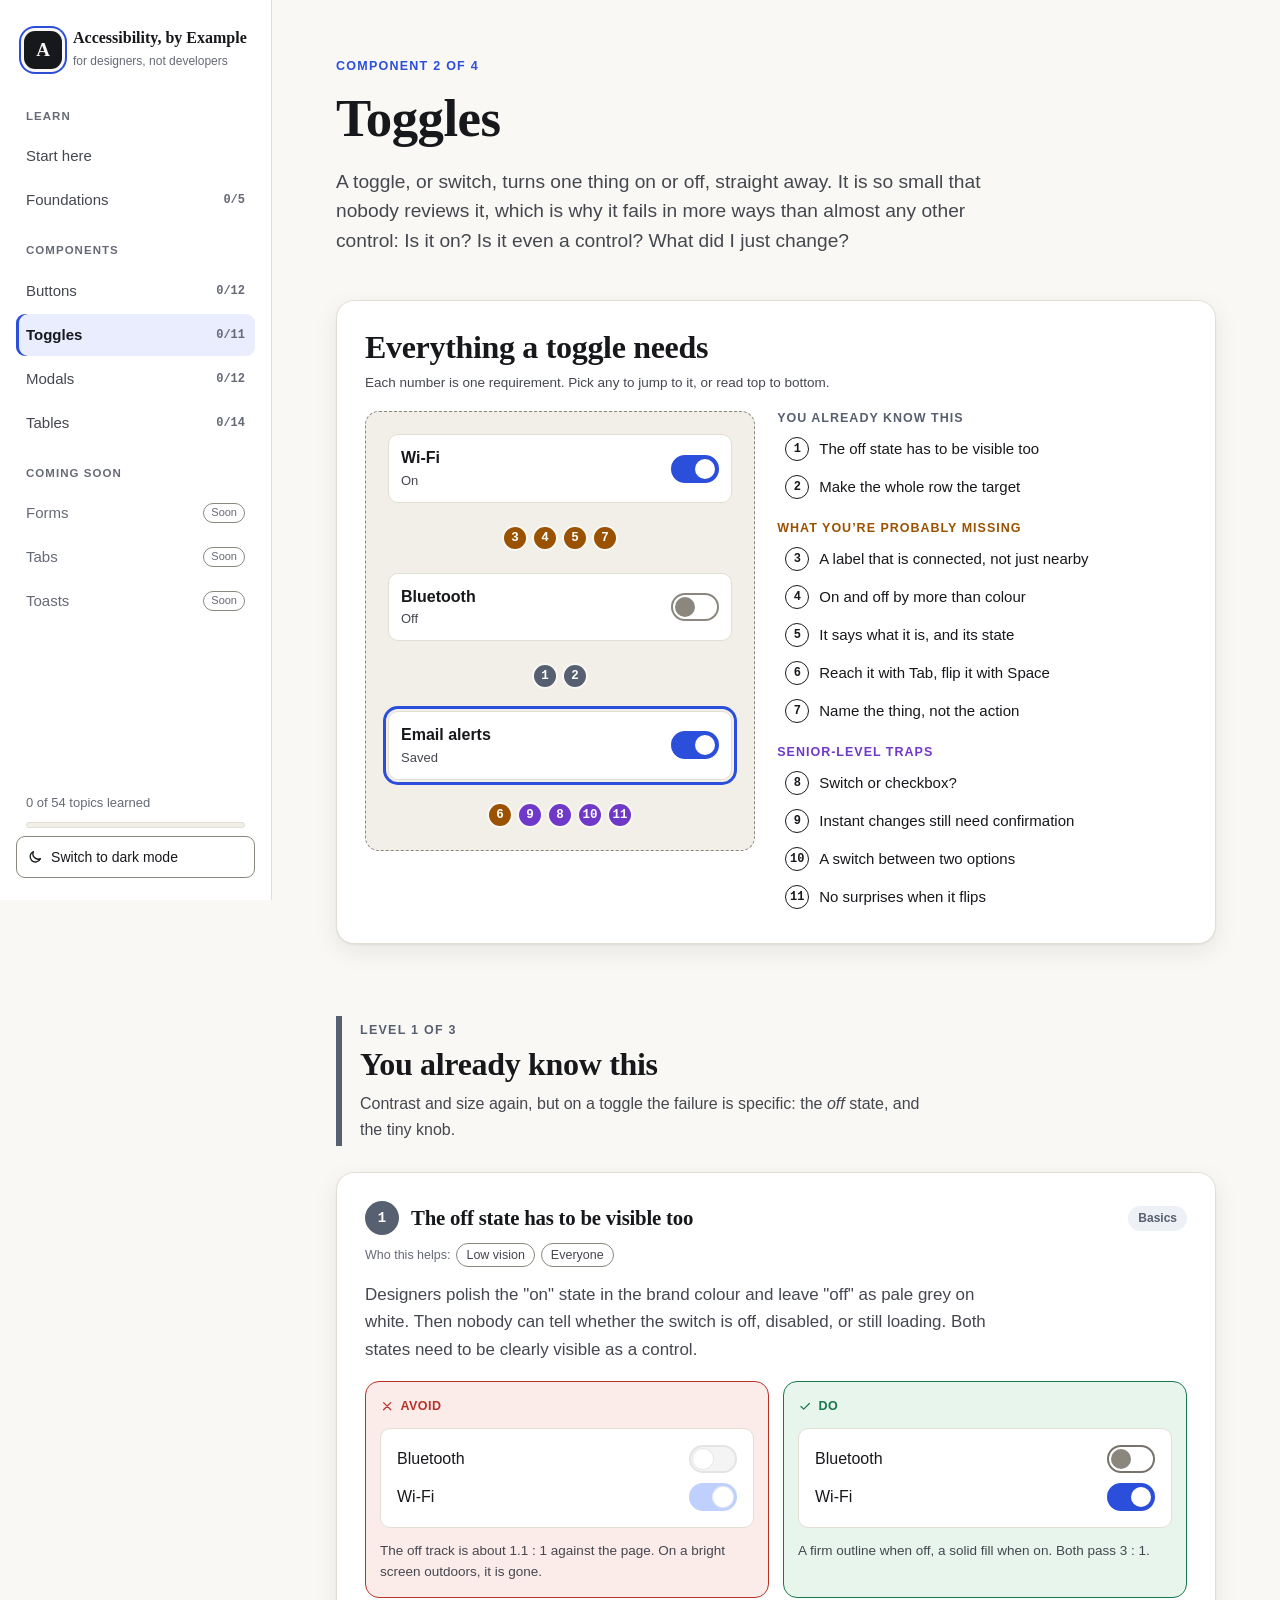
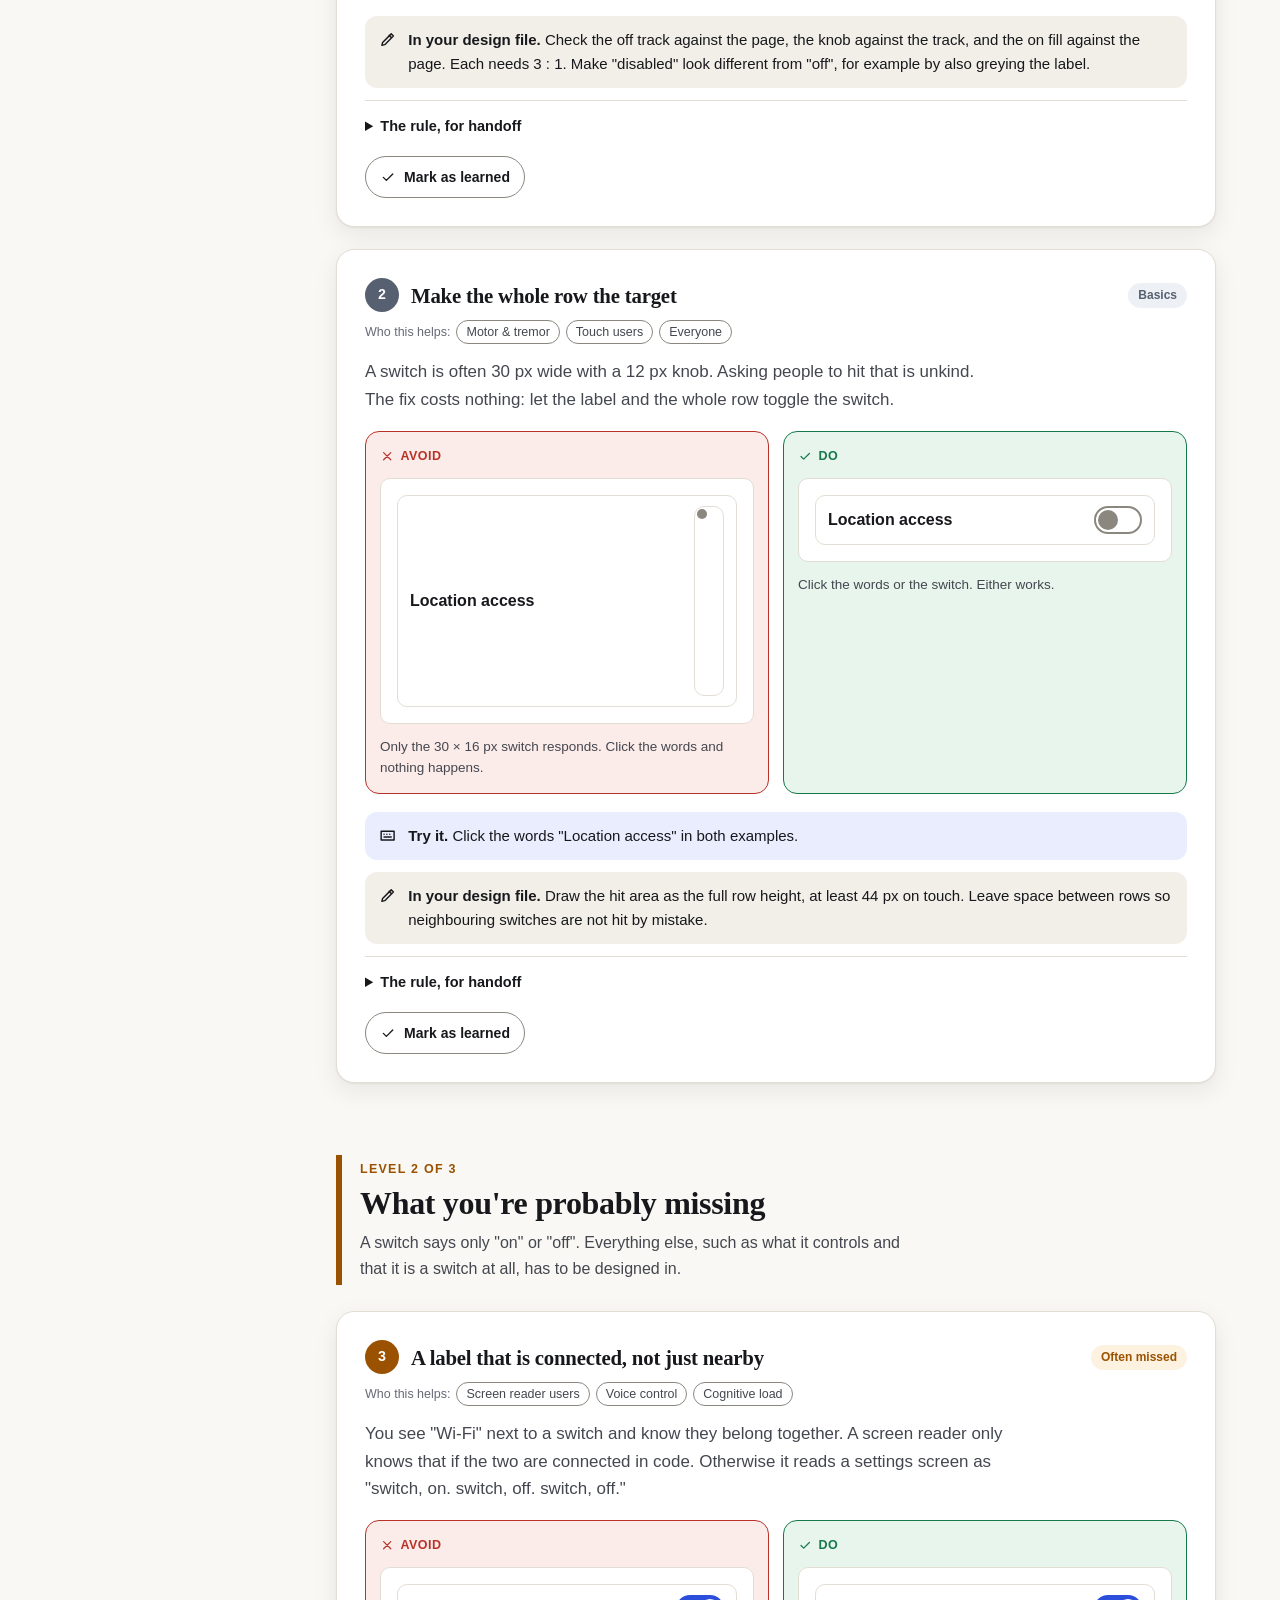
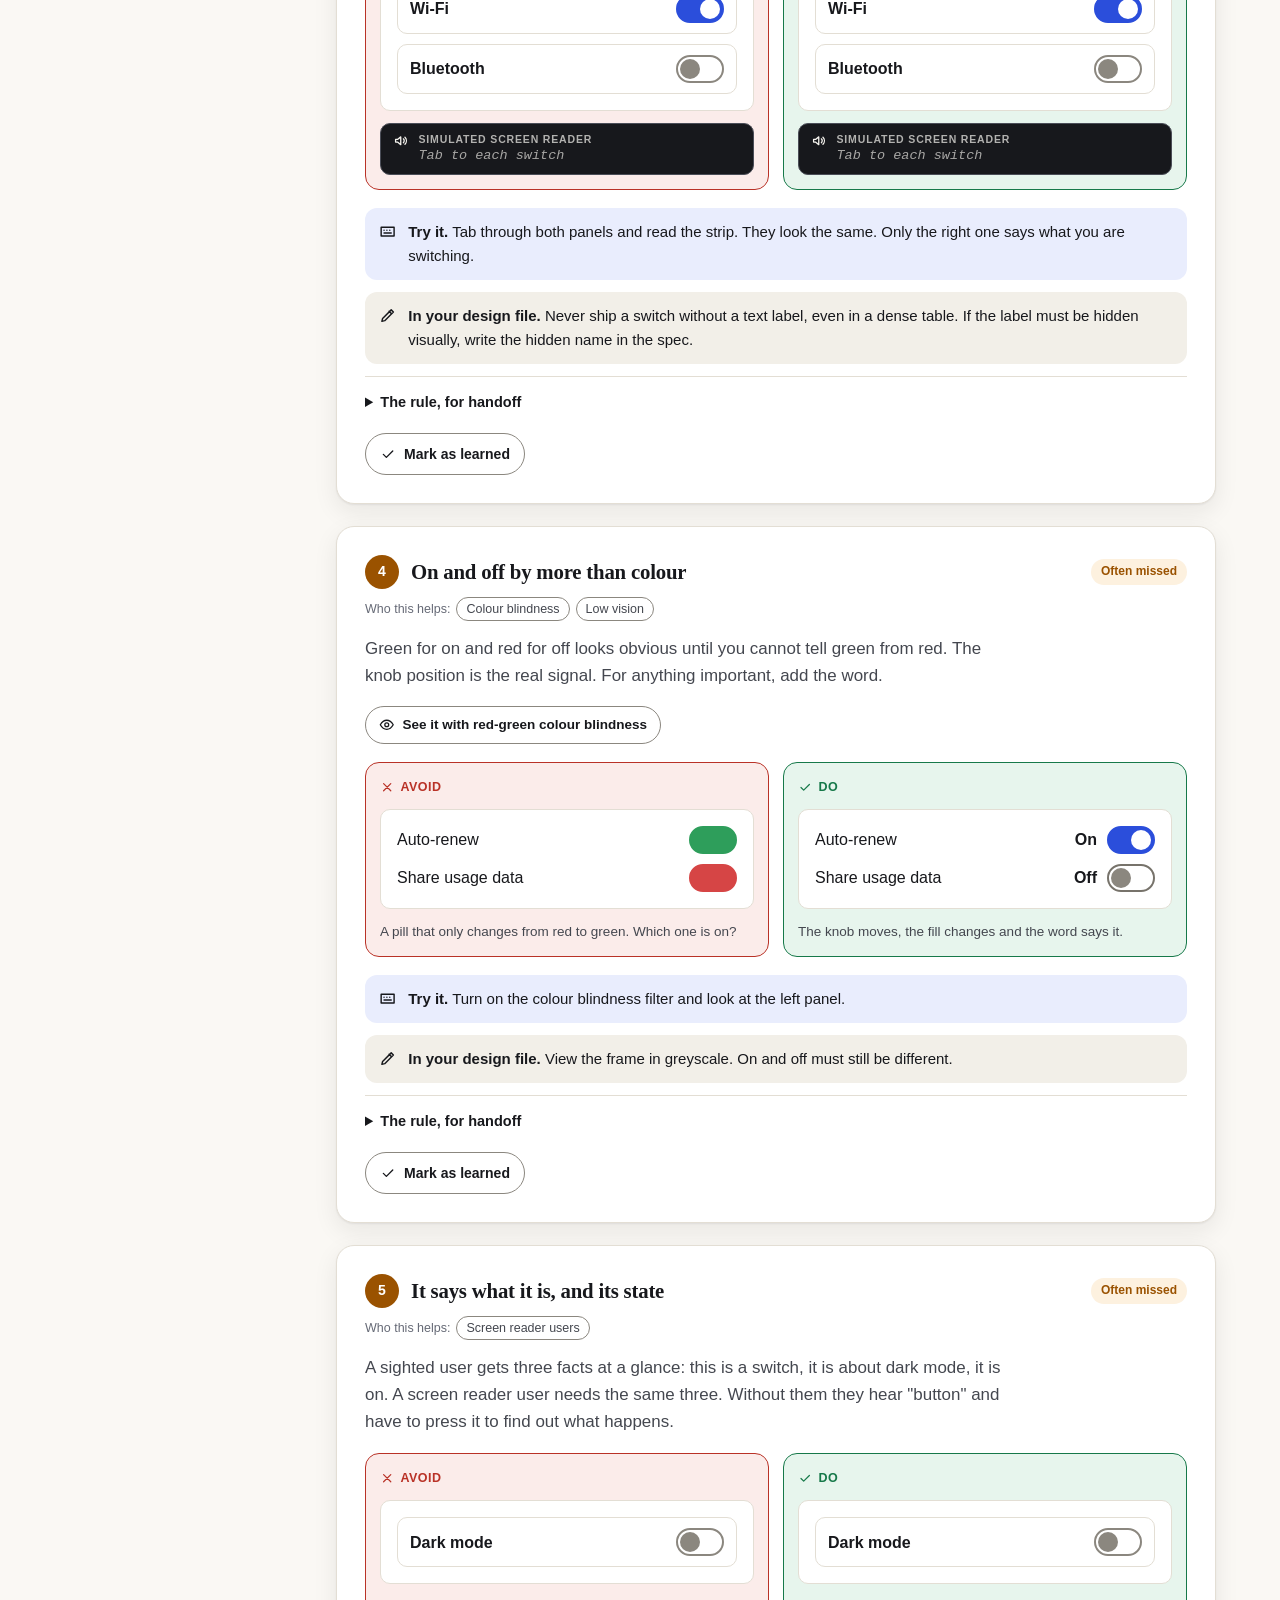
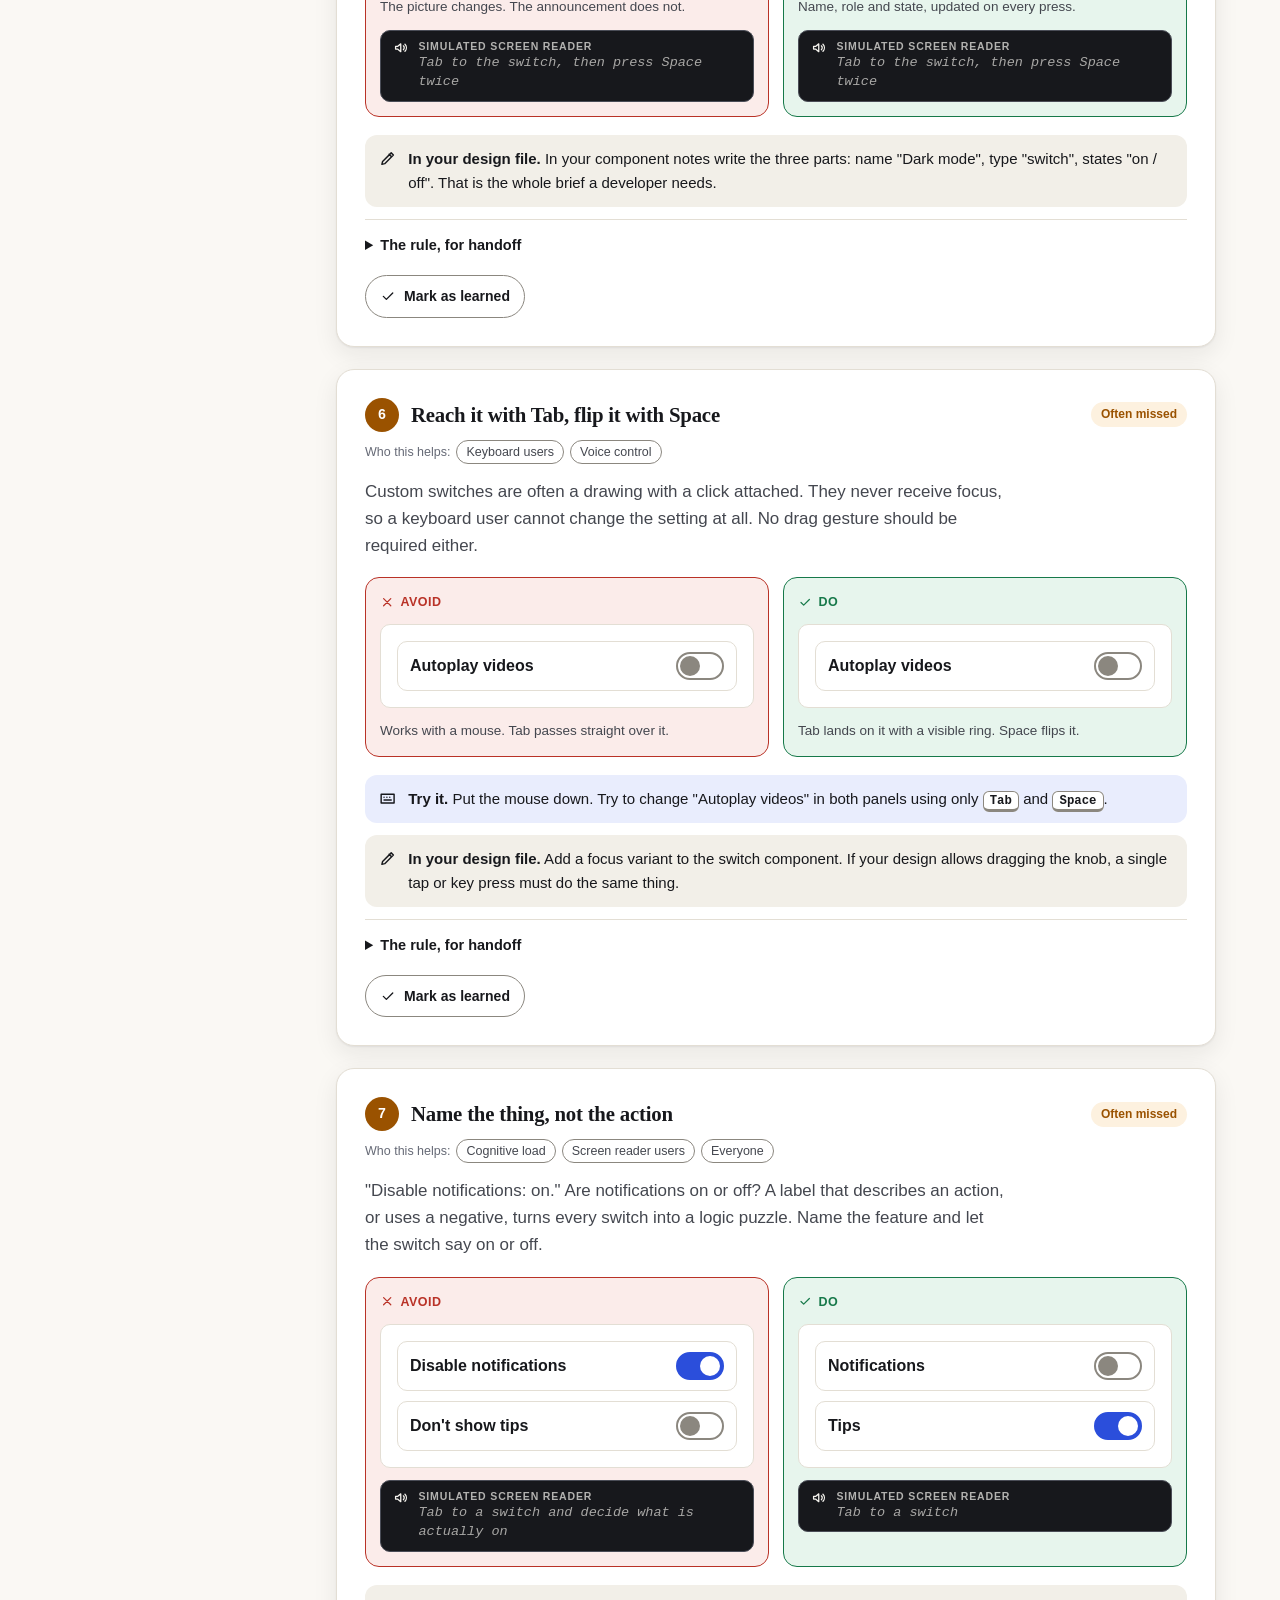
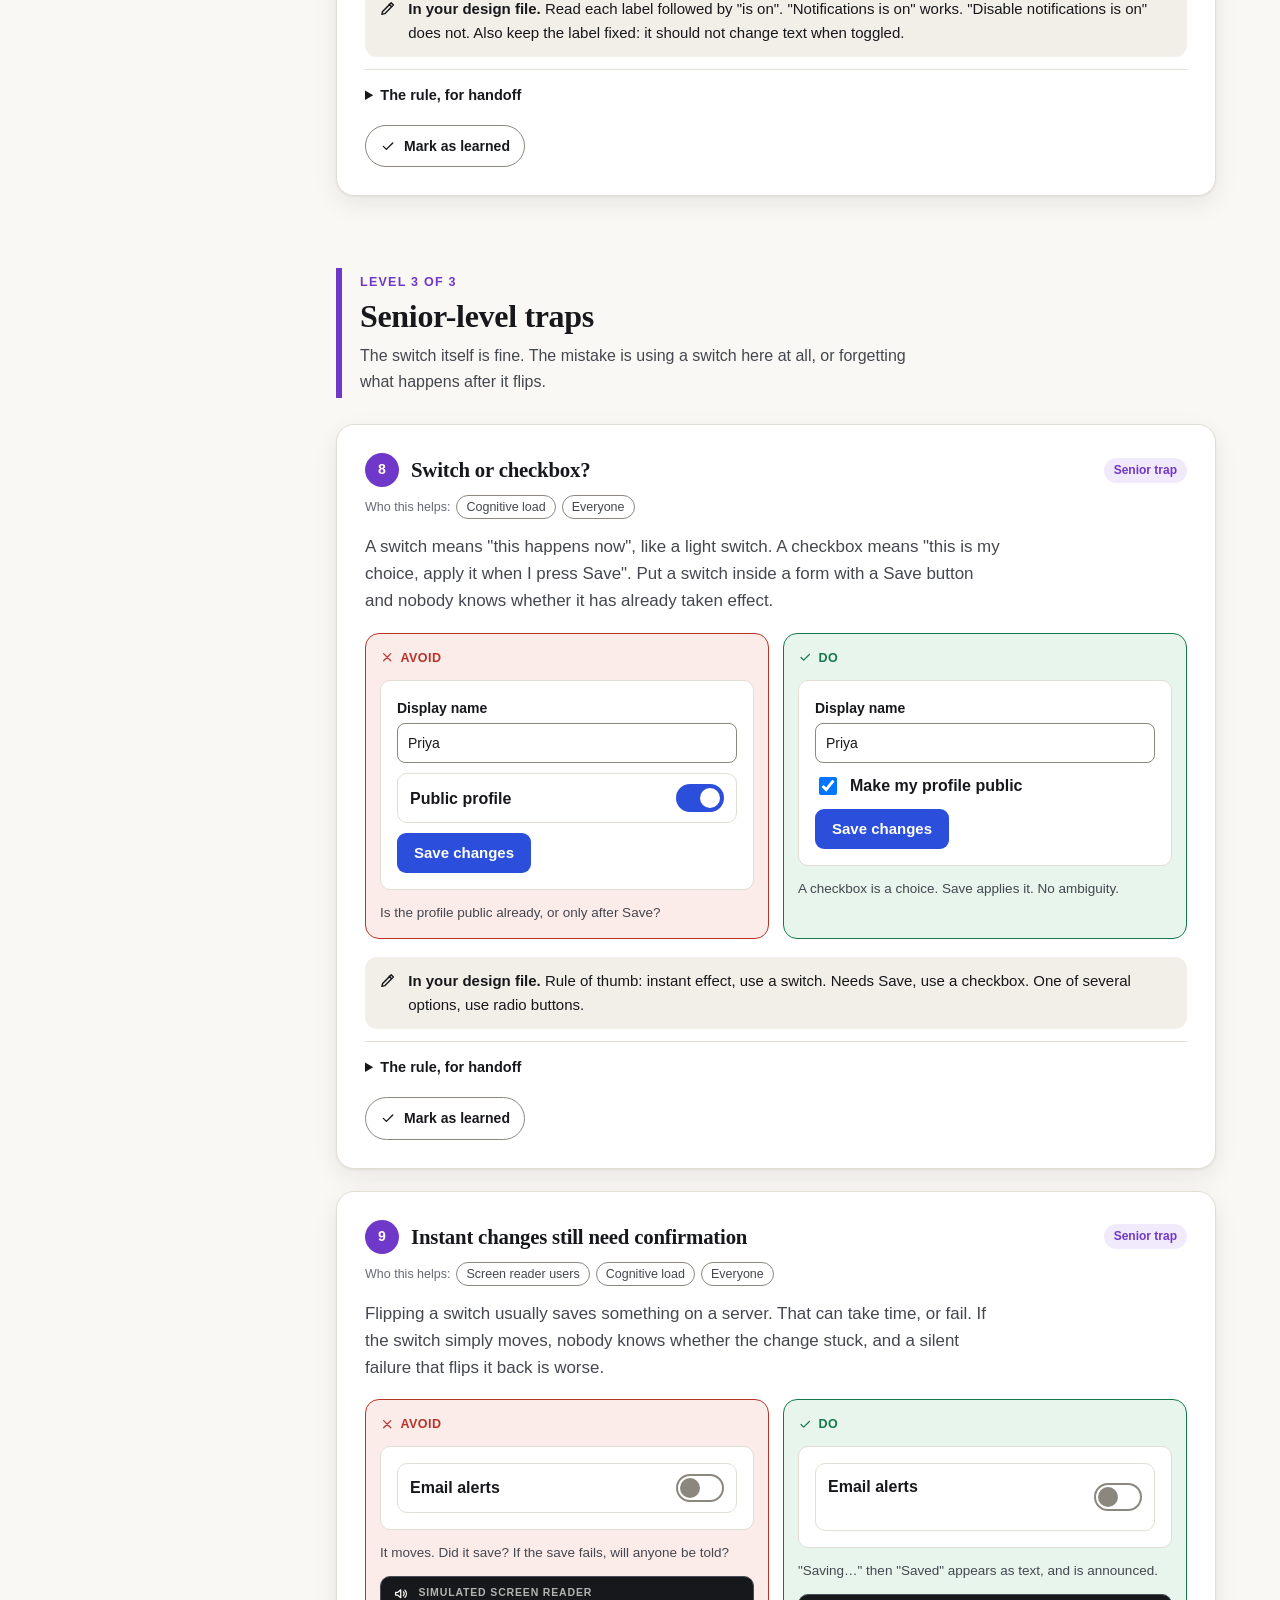
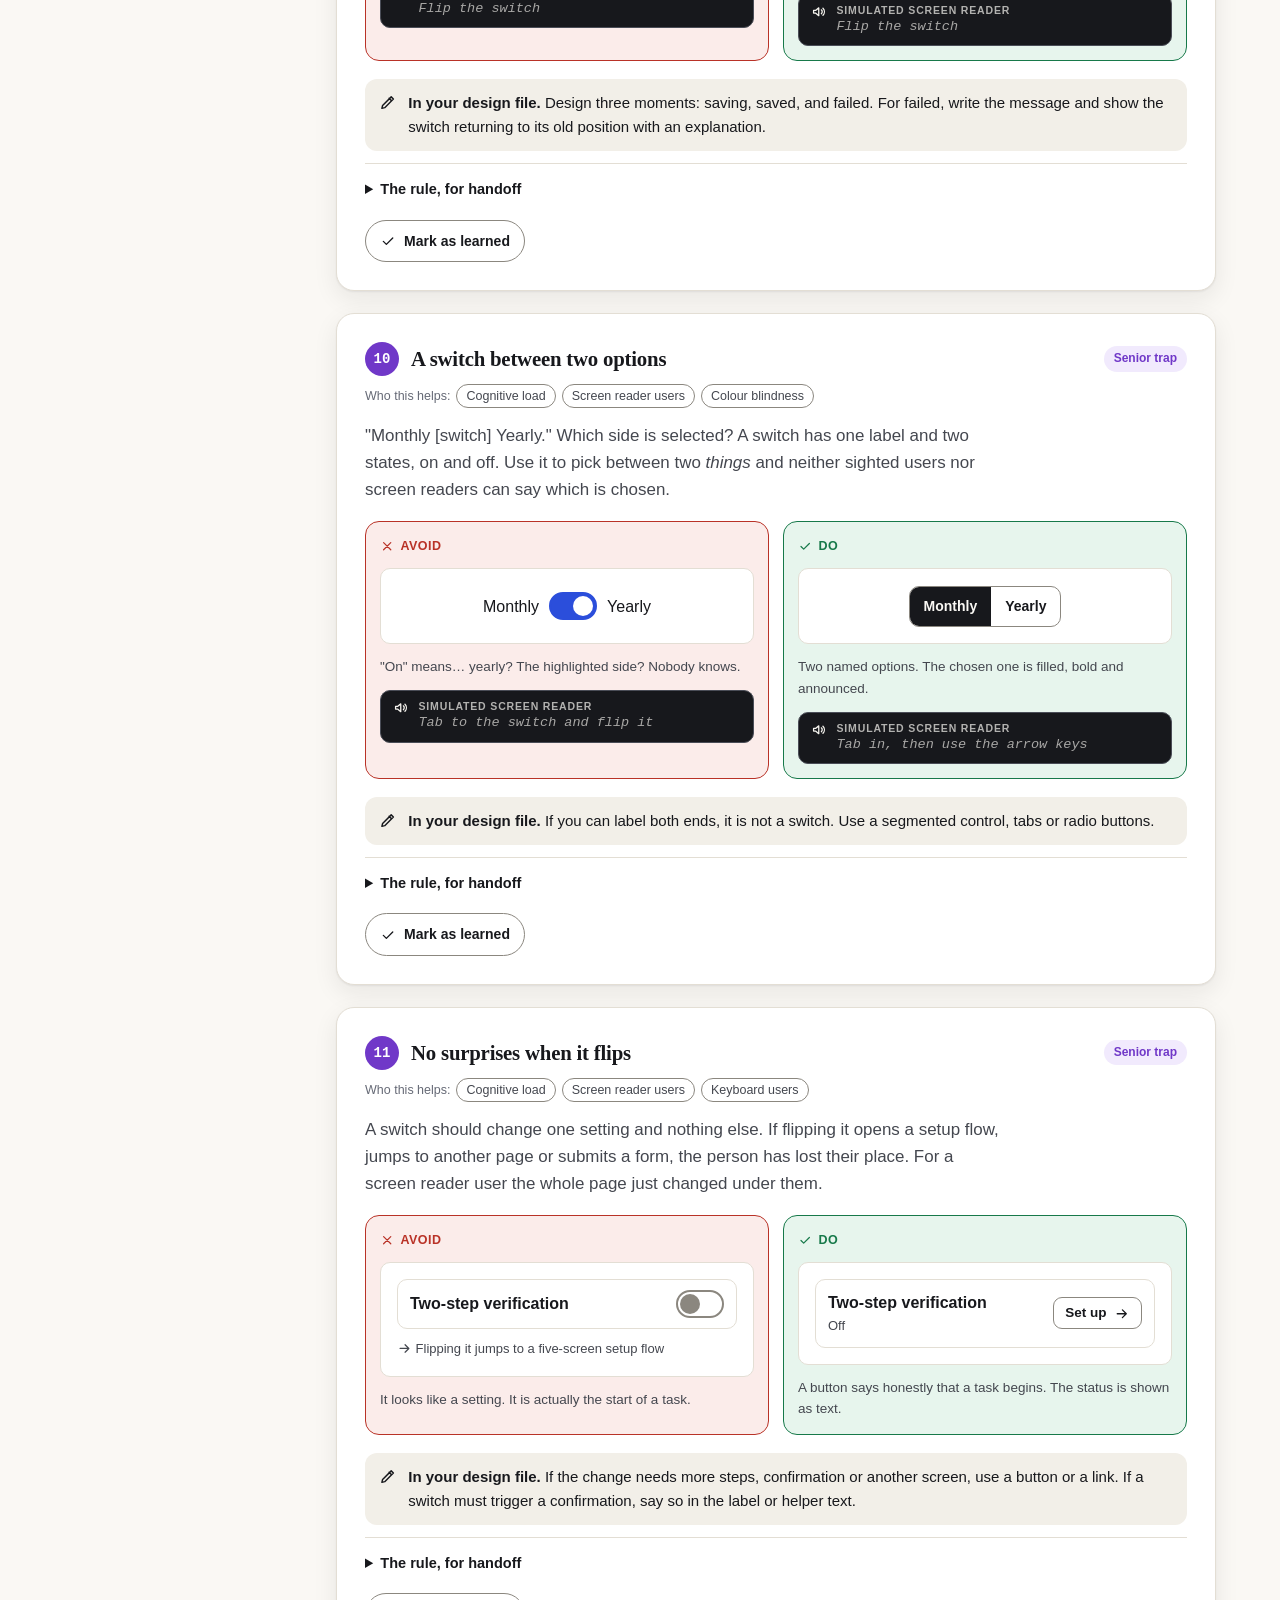
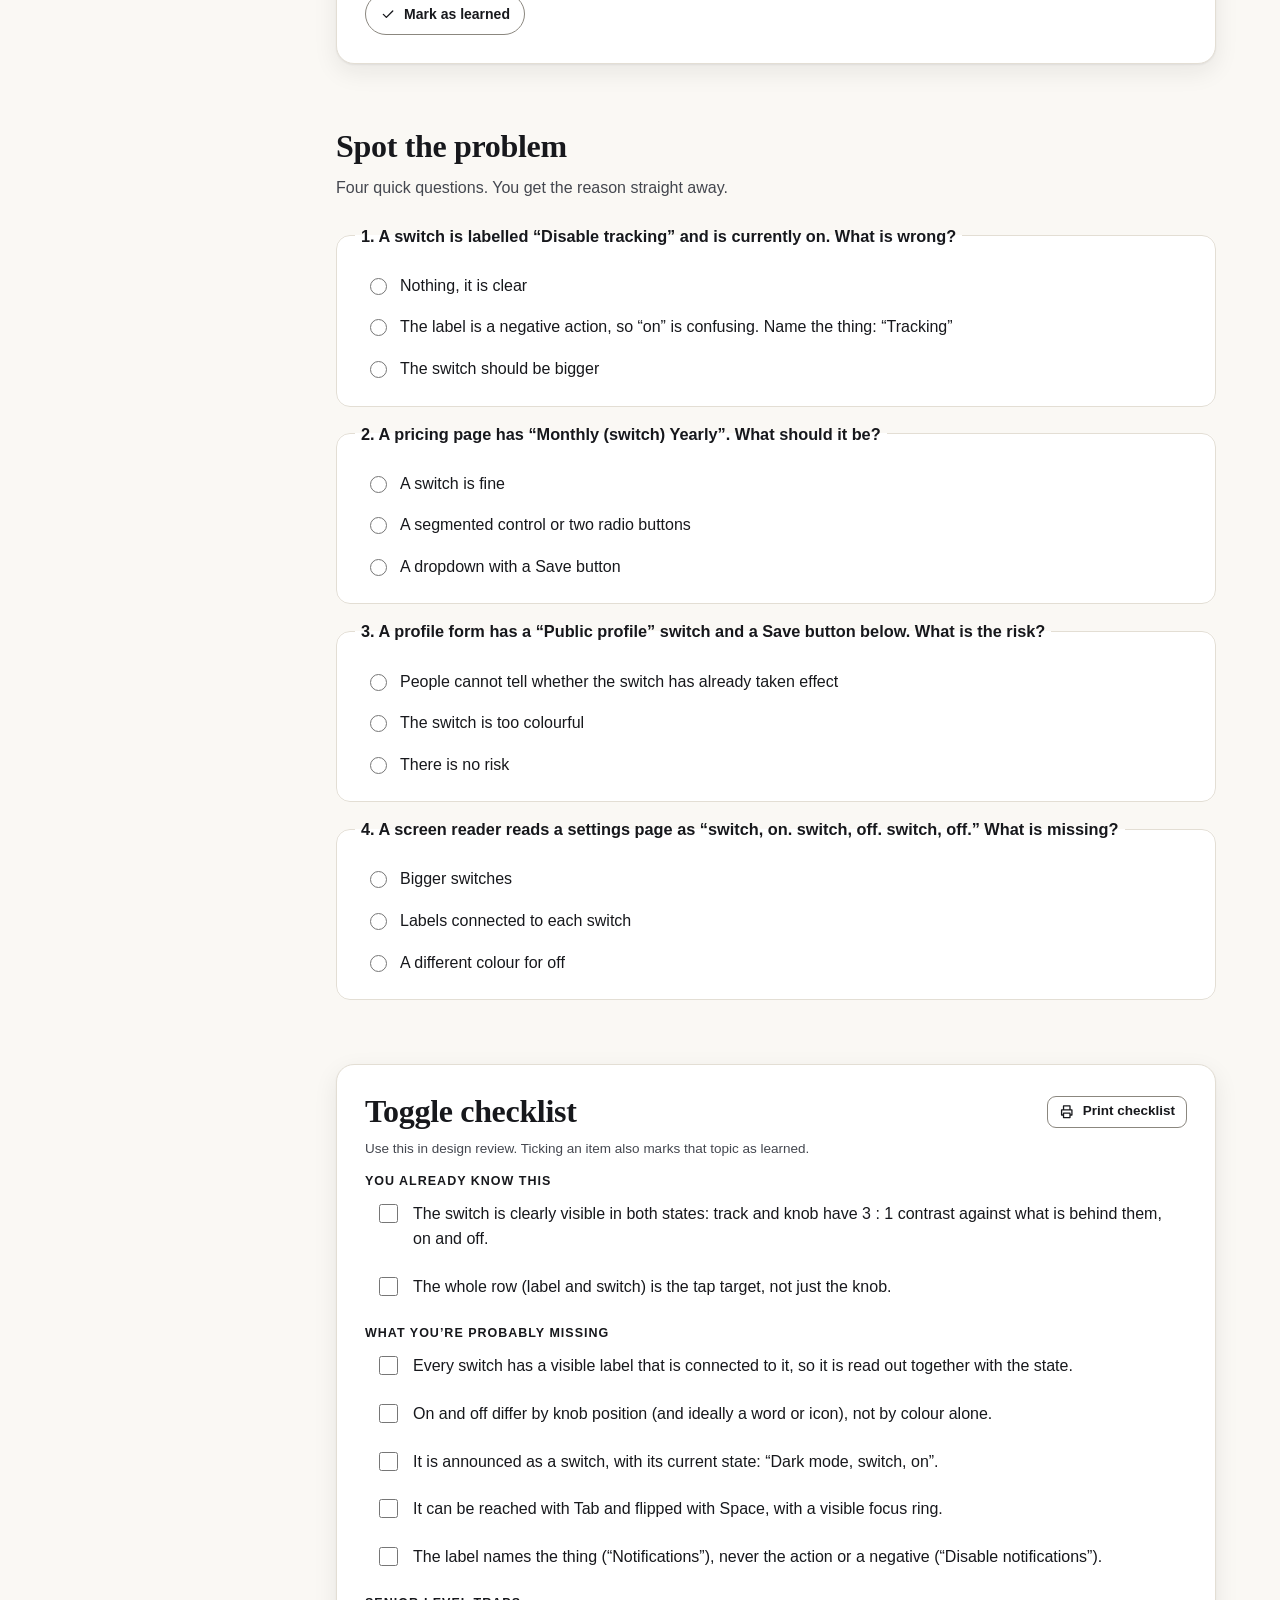
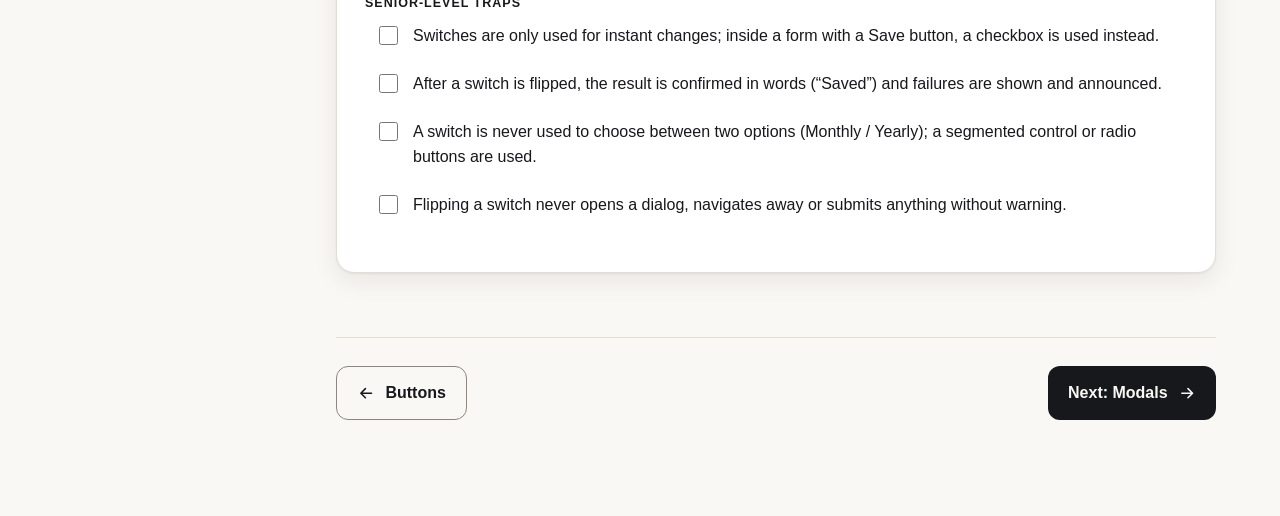
<file: a11y/toggles.html>
<!doctype html>
<html lang="en">
<head>
<meta charset="utf-8">
<meta name="viewport" content="width=device-width,initial-scale=1">
<title>Toggles — Accessibility, by Example</title>
<meta name="description" content="Everything a toggle switch needs to be accessible: visible off states, connected labels, announced state, keyboard support and the traps around wording and instant changes.">
<script>try{var t=localStorage.getItem('a11y-theme');if(t)document.documentElement.setAttribute('data-theme',t)}catch(e){}</script>
<link rel="stylesheet" href="assets/site.css">
</head>
<body data-page="toggles">
<a class="skip" href="#main">Skip to content</a>
<div class="shell">
<main id="main" tabindex="-1"><div class="wrap">

<header class="hero">
  <p class="eyebrow">Component 2 of 4</p>
  <h1>Toggles</h1>
  <p class="lede">A toggle, or switch, turns one thing on or off, straight away. It is so small that nobody reviews it, which is why it fails in more ways than almost any other control: Is it on? Is it even a control? What did I just change?</p>
</header>

<section class="panel" aria-labelledby="anat-h">
  <h2 id="anat-h" style="margin-bottom:6px">Everything a toggle needs</h2>
  <p class="cap" style="margin-bottom:18px">Each number is one requirement. Pick any to jump to it, or read top to bottom.</p>
  <div class="anatomy">
    <div class="stage col" role="group" aria-label="Annotated settings panel">
      <div class="setrow" aria-hidden="true"><span class="lab">Wi-Fi<small>On</small></span><span class="sw on"></span></div>
      <div class="pins"><a class="pin" href="#t-label"></a><a class="pin" href="#t-colour"></a><a class="pin" href="#t-state"></a><a class="pin" href="#t-wording"></a></div>
      <div class="setrow" aria-hidden="true"><span class="lab">Bluetooth<small>Off</small></span><span class="sw"></span></div>
      <div class="pins"><a class="pin" href="#t-contrast"></a><a class="pin" href="#t-size"></a></div>
      <div class="setrow ring" aria-hidden="true"><span class="lab">Email alerts<small>Saved</small></span><span class="sw on"></span></div>
      <div class="pins"><a class="pin" href="#t-keyboard"></a><a class="pin" href="#t-feedback"></a><a class="pin" href="#t-checkbox"></a><a class="pin" href="#t-sides"></a><a class="pin" href="#t-surprise"></a></div>
    </div>
    <div class="alist" id="anatomy-list"></div>
  </div>
</section>

<!-- ================= LEVEL 1 ================= -->
<section class="tier" data-tier="1">
  <div class="tier-head"><h2>You already know this</h2><p>Contrast and size again, but on a toggle the failure is specific: the <em>off</em> state, and the tiny knob.</p></div>

  <article class="topic" id="t-contrast" data-who="lowvision,everyone" data-check="The switch is clearly visible in both states: track and knob have 3 : 1 contrast against what is behind them, on and off.">
    <h3>The off state has to be visible too</h3>
    <p class="lead">Designers polish the "on" state in the brand colour and leave "off" as pale grey on white. Then nobody can tell whether the switch is off, disabled, or still loading. Both states need to be clearly visible as a control.</p>
    <div class="pair">
      <div class="demo bad">
        <div class="box col light"><div class="row between"><span>Bluetooth</span><span class="sw low"></span></div><div class="row between"><span>Wi-Fi</span><span class="sw low on"></span></div></div>
        <p class="cap">The off track is about 1.1 : 1 against the page. On a bright screen outdoors, it is gone.</p>
      </div>
      <div class="demo good">
        <div class="box col light"><div class="row between"><span>Bluetooth</span><span class="sw" style="border-color:#77736B;background:#fff"></span></div><div class="row between"><span>Wi-Fi</span><span class="sw on" style="background:#2B4EDB;border-color:#2B4EDB"></span></div></div>
        <p class="cap">A firm outline when off, a solid fill when on. Both pass 3 : 1.</p>
      </div>
    </div>
    <p class="figma">Check the off track against the page, the knob against the track, and the on fill against the page. Each needs 3 : 1. Make "disabled" look different from "off", for example by also greying the label.</p>
    <details class="rule">WCAG 1.4.11 Non-text Contrast (AA): the parts needed to identify a control and its state need 3 : 1 against adjacent colours.</details>
  </article>

  <article class="topic" id="t-size" data-who="motor,touch,everyone" data-check="The whole row (label and switch) is the tap target, not just the knob.">
    <h3>Make the whole row the target</h3>
    <p class="lead">A switch is often 30 px wide with a 12 px knob. Asking people to hit that is unkind. The fix costs nothing: let the label and the whole row toggle the switch.</p>
    <div class="pair">
      <div class="demo bad">
        <div class="box col"><div class="setrow"><span class="lab" style="cursor:default">Location access</span><span class="sw mini" data-fake-switch></span></div></div>
        <p class="cap">Only the 30 × 16 px switch responds. Click the words and nothing happens.</p>
      </div>
      <div class="demo good">
        <div class="box col"><div class="setrow hit"><label for="sz1">Location access</label><button class="sw" role="switch" aria-checked="false" id="sz1"></button></div></div>
        <p class="cap">Click the words or the switch. Either works.</p>
      </div>
    </div>
    <p class="try">Click the words "Location access" in both examples.</p>
    <p class="figma">Draw the hit area as the full row height, at least 44 px on touch. Leave space between rows so neighbouring switches are not hit by mistake.</p>
    <details class="rule">WCAG 2.5.8 Target Size (Minimum), AA: 24 × 24 CSS px. A label connected to its control extends the target for free.</details>
  </article>
</section>

<!-- ================= LEVEL 2 ================= -->
<section class="tier" data-tier="2">
  <div class="tier-head"><h2>What you're probably missing</h2><p>A switch says only "on" or "off". Everything else, such as what it controls and that it is a switch at all, has to be designed in.</p></div>

  <article class="topic" id="t-label" data-who="sr,voice,cognitive" data-check="Every switch has a visible label that is connected to it, so it is read out together with the state.">
    <h3>A label that is connected, not just nearby</h3>
    <p class="lead">You see "Wi-Fi" next to a switch and know they belong together. A screen reader only knows that if the two are connected in code. Otherwise it reads a settings screen as "switch, on. switch, off. switch, off."</p>
    <div class="pair">
      <div class="demo bad">
        <div class="box col"><div class="setrow"><span class="lab" style="cursor:default">Wi-Fi</span><button class="sw" role="switch" aria-checked="true" data-sr="switch, {state}"></button></div><div class="setrow"><span class="lab" style="cursor:default">Bluetooth</span><button class="sw" role="switch" aria-checked="false" data-sr="switch, {state}"></button></div></div>
        <div class="sr" data-hint="Tab to each switch"></div>
      </div>
      <div class="demo good">
        <div class="box col"><div class="setrow hit"><label for="l1">Wi-Fi</label><button class="sw" role="switch" aria-checked="true" id="l1" data-sr="Wi-Fi, switch, {state}"></button></div><div class="setrow hit"><label for="l2">Bluetooth</label><button class="sw" role="switch" aria-checked="false" id="l2" data-sr="Bluetooth, switch, {state}"></button></div></div>
        <div class="sr" data-hint="Tab to each switch"></div>
      </div>
    </div>
    <p class="try">Tab through both panels and read the strip. They look the same. Only the right one says what you are switching.</p>
    <p class="figma">Never ship a switch without a text label, even in a dense table. If the label must be hidden visually, write the hidden name in the spec.</p>
    <details class="rule">WCAG 1.3.1 Info and Relationships (A), 4.1.2 Name, Role, Value (A) and 3.3.2 Labels or Instructions (A).</details>
  </article>

  <article class="topic" id="t-colour" data-who="colour,lowvision" data-check="On and off differ by knob position (and ideally a word or icon), not by colour alone.">
    <h3>On and off by more than colour</h3>
    <p class="lead">Green for on and red for off looks obvious until you cannot tell green from red. The knob position is the real signal. For anything important, add the word.</p>
    <div class="simbar"><button type="button" class="simbtn" data-sim="cb" aria-pressed="false"><i data-i="eye"></i>See it with red-green colour blindness</button></div>
    <div class="pair">
      <div class="demo bad">
        <div class="box col light"><div class="row between"><span>Auto-renew</span><span class="sw flat on"></span></div><div class="row between"><span>Share usage data</span><span class="sw flat"></span></div></div>
        <p class="cap">A pill that only changes from red to green. Which one is on?</p>
      </div>
      <div class="demo good">
        <div class="box col light"><div class="row between"><span>Auto-renew</span><span class="row"><b>On</b><span class="sw on" style="background:#2B4EDB;border-color:#2B4EDB"></span></span></div><div class="row between"><span>Share usage data</span><span class="row"><b>Off</b><span class="sw" style="border-color:#77736B;background:#fff"></span></span></div></div>
        <p class="cap">The knob moves, the fill changes and the word says it.</p>
      </div>
    </div>
    <p class="try">Turn on the colour blindness filter and look at the left panel.</p>
    <p class="figma">View the frame in greyscale. On and off must still be different.</p>
    <details class="rule">WCAG 1.4.1 Use of Color (A).</details>
  </article>

  <article class="topic" id="t-state" data-who="sr" data-check="It is announced as a switch, with its current state: “Dark mode, switch, on”.">
    <h3>It says what it is, and its state</h3>
    <p class="lead">A sighted user gets three facts at a glance: this is a switch, it is about dark mode, it is on. A screen reader user needs the same three. Without them they hear "button" and have to press it to find out what happens.</p>
    <div class="pair">
      <div class="demo bad">
        <div class="box col"><div class="setrow"><span class="lab" style="cursor:default">Dark mode</span><button class="sw" data-fake-switch data-sr="Dark mode, button"></button></div></div>
        <p class="cap">The picture changes. The announcement does not.</p>
        <div class="sr" data-hint="Tab to the switch, then press Space twice"></div>
      </div>
      <div class="demo good">
        <div class="box col"><div class="setrow hit"><label for="s1">Dark mode</label><button class="sw" role="switch" aria-checked="false" id="s1" data-sr="Dark mode, switch, {state}"></button></div></div>
        <p class="cap">Name, role and state, updated on every press.</p>
        <div class="sr" data-hint="Tab to the switch, then press Space twice"></div>
      </div>
    </div>
    <p class="figma">In your component notes write the three parts: name "Dark mode", type "switch", states "on / off". That is the whole brief a developer needs.</p>
    <details class="rule">WCAG 4.1.2 Name, Role, Value (A). Developers use <code>role="switch"</code> with <code>aria-checked</code>, or a native checkbox styled as a switch.</details>
  </article>

  <article class="topic" id="t-keyboard" data-who="keyboard,voice" data-check="It can be reached with Tab and flipped with Space, with a visible focus ring.">
    <h3>Reach it with Tab, flip it with Space</h3>
    <p class="lead">Custom switches are often a drawing with a click attached. They never receive focus, so a keyboard user cannot change the setting at all. No drag gesture should be required either.</p>
    <div class="pair">
      <div class="demo bad">
        <div class="box col"><div class="setrow"><span class="lab" style="cursor:default">Autoplay videos</span><span class="sw" data-fake-switch></span></div></div>
        <p class="cap">Works with a mouse. Tab passes straight over it.</p>
      </div>
      <div class="demo good">
        <div class="box col"><div class="setrow hit"><label for="k1">Autoplay videos</label><button class="sw" role="switch" aria-checked="false" id="k1"></button></div></div>
        <p class="cap">Tab lands on it with a visible ring. Space flips it.</p>
      </div>
    </div>
    <p class="try">Put the mouse down. Try to change "Autoplay videos" in both panels using only <kbd>Tab</kbd> and <kbd>Space</kbd>.</p>
    <p class="figma">Add a focus variant to the switch component. If your design allows dragging the knob, a single tap or key press must do the same thing.</p>
    <details class="rule">WCAG 2.1.1 Keyboard (A), 2.4.7 Focus Visible (AA) and 2.5.7 Dragging Movements (AA).</details>
  </article>

  <article class="topic" id="t-wording" data-who="cognitive,sr,everyone" data-check="The label names the thing (“Notifications”), never the action or a negative (“Disable notifications”).">
    <h3>Name the thing, not the action</h3>
    <p class="lead">"Disable notifications: on." Are notifications on or off? A label that describes an action, or uses a negative, turns every switch into a logic puzzle. Name the feature and let the switch say on or off.</p>
    <div class="pair">
      <div class="demo bad">
        <div class="box col"><div class="setrow hit"><label for="w1">Disable notifications</label><button class="sw" role="switch" aria-checked="true" id="w1" data-sr="Disable notifications, switch, {state}"></button></div><div class="setrow hit"><label for="w2">Don't show tips</label><button class="sw" role="switch" aria-checked="false" id="w2" data-sr="Don't show tips, switch, {state}"></button></div></div>
        <div class="sr" data-hint="Tab to a switch and decide what is actually on"></div>
      </div>
      <div class="demo good">
        <div class="box col"><div class="setrow hit"><label for="w3">Notifications</label><button class="sw" role="switch" aria-checked="false" id="w3" data-sr="Notifications, switch, {state}"></button></div><div class="setrow hit"><label for="w4">Tips</label><button class="sw" role="switch" aria-checked="true" id="w4" data-sr="Tips, switch, {state}"></button></div></div>
        <div class="sr" data-hint="Tab to a switch"></div>
      </div>
    </div>
    <p class="figma">Read each label followed by "is on". "Notifications is on" works. "Disable notifications is on" does not. Also keep the label fixed: it should not change text when toggled.</p>
    <details class="rule">WCAG 3.3.2 Labels or Instructions (A) and 2.4.6 Headings and Labels (AA).</details>
  </article>
</section>

<!-- ================= LEVEL 3 ================= -->
<section class="tier" data-tier="3">
  <div class="tier-head"><h2>Senior-level traps</h2><p>The switch itself is fine. The mistake is using a switch here at all, or forgetting what happens after it flips.</p></div>

  <article class="topic" id="t-checkbox" data-who="cognitive,everyone" data-check="Switches are only used for instant changes; inside a form with a Save button, a checkbox is used instead.">
    <h3>Switch or checkbox?</h3>
    <p class="lead">A switch means "this happens now", like a light switch. A checkbox means "this is my choice, apply it when I press Save". Put a switch inside a form with a Save button and nobody knows whether it has already taken effect.</p>
    <div class="pair">
      <div class="demo bad">
        <div class="box col"><div class="field"><label for="cb1">Display name</label><input id="cb1" type="text" value="Priya" readonly></div><div class="setrow"><span class="lab" style="cursor:default">Public profile</span><span class="sw on"></span></div><span class="btn" style="align-self:flex-start">Save changes</span></div>
        <p class="cap">Is the profile public already, or only after Save?</p>
      </div>
      <div class="demo good">
        <div class="box col"><div class="field"><label for="cb2">Display name</label><input id="cb2" type="text" value="Priya" readonly></div><label class="row" style="font-weight:600"><input type="checkbox" checked style="width:18px;height:18px"> Make my profile public</label><span class="btn" style="align-self:flex-start">Save changes</span></div>
        <p class="cap">A checkbox is a choice. Save applies it. No ambiguity.</p>
      </div>
    </div>
    <p class="figma">Rule of thumb: instant effect, use a switch. Needs Save, use a checkbox. One of several options, use radio buttons.</p>
    <details class="rule">A convention rather than a WCAG criterion, but it protects 3.2.2 On Input (A): changing a setting should never do something the person did not expect.</details>
  </article>

  <article class="topic" id="t-feedback" data-who="sr,cognitive,everyone" data-check="After a switch is flipped, the result is confirmed in words (“Saved”) and failures are shown and announced.">
    <h3>Instant changes still need confirmation</h3>
    <p class="lead">Flipping a switch usually saves something on a server. That can take time, or fail. If the switch simply moves, nobody knows whether the change stuck, and a silent failure that flips it back is worse.</p>
    <div class="pair">
      <div class="demo bad">
        <div class="box col"><div class="setrow hit"><label for="f1">Email alerts</label><button class="sw" role="switch" aria-checked="false" id="f1" data-sr="Email alerts, switch, {state}"></button></div></div>
        <p class="cap">It moves. Did it save? If the save fails, will anyone be told?</p>
        <div class="sr" data-hint="Flip the switch"></div>
      </div>
      <div class="demo good">
        <div class="box col"><div class="setrow hit"><label for="f2">Email alerts<small data-save-status>&nbsp;</small></label><button class="sw" role="switch" aria-checked="false" id="f2" data-save data-name="Email alerts" data-sr="Email alerts, switch, {state}"></button></div></div>
        <p class="cap">"Saving…" then "Saved" appears as text, and is announced.</p>
        <div class="sr" data-hint="Flip the switch"></div>
      </div>
    </div>
    <p class="figma">Design three moments: saving, saved, and failed. For failed, write the message and show the switch returning to its old position with an explanation.</p>
    <details class="rule">WCAG 4.1.3 Status Messages (AA) and 3.3.1 Error Identification (A).</details>
  </article>

  <article class="topic" id="t-sides" data-who="cognitive,sr,colour" data-check="A switch is never used to choose between two options (Monthly / Yearly); a segmented control or radio buttons are used.">
    <h3>A switch between two options</h3>
    <p class="lead">"Monthly [switch] Yearly." Which side is selected? A switch has one label and two states, on and off. Use it to pick between two <em>things</em> and neither sighted users nor screen readers can say which is chosen.</p>
    <div class="pair">
      <div class="demo bad">
        <div class="box center"><span>Monthly</span><button class="sw" role="switch" aria-checked="true" data-sr="switch, {state}"></button><span>Yearly</span></div>
        <p class="cap">"On" means… yearly? The highlighted side? Nobody knows.</p>
        <div class="sr" data-hint="Tab to the switch and flip it"></div>
      </div>
      <div class="demo good">
        <div class="box center"><div class="seg" role="radiogroup" aria-label="Billing period"><label><input type="radio" name="bill" data-sr="Billing period: Monthly, radio button, 1 of 2, selected" checked><span>Monthly</span></label><label><input type="radio" name="bill" data-sr="Billing period: Yearly, radio button, 2 of 2, selected"><span>Yearly</span></label></div></div>
        <p class="cap">Two named options. The chosen one is filled, bold and announced.</p>
        <div class="sr" data-hint="Tab in, then use the arrow keys"></div>
      </div>
    </div>
    <p class="figma">If you can label both ends, it is not a switch. Use a segmented control, tabs or radio buttons.</p>
    <details class="rule">WCAG 4.1.2 Name, Role, Value (A) and 1.3.1 (A). A two-option choice is a radio group.</details>
  </article>

  <article class="topic" id="t-surprise" data-who="cognitive,sr,keyboard" data-check="Flipping a switch never opens a dialog, navigates away or submits anything without warning.">
    <h3>No surprises when it flips</h3>
    <p class="lead">A switch should change one setting and nothing else. If flipping it opens a setup flow, jumps to another page or submits a form, the person has lost their place. For a screen reader user the whole page just changed under them.</p>
    <div class="pair">
      <div class="demo bad">
        <div class="box col"><div class="setrow"><span class="lab" style="cursor:default">Two-step verification</span><span class="sw"></span></div><span class="hint"><i data-i="arrow"></i> Flipping it jumps to a five-screen setup flow</span></div>
        <p class="cap">It looks like a setting. It is actually the start of a task.</p>
      </div>
      <div class="demo good">
        <div class="box col"><div class="setrow"><span class="lab" style="cursor:default">Two-step verification<small>Off</small></span><span class="btn sec sm">Set up<i data-i="arrow"></i></span></div></div>
        <p class="cap">A button says honestly that a task begins. The status is shown as text.</p>
      </div>
    </div>
    <p class="figma">If the change needs more steps, confirmation or another screen, use a button or a link. If a switch must trigger a confirmation, say so in the label or helper text.</p>
    <details class="rule">WCAG 3.2.2 On Input (A): changing a control must not cause an unexpected change of context.</details>
  </article>
</section>

<section class="section" aria-labelledby="quiz-h">
  <h2 id="quiz-h">Spot the problem</h2>
  <p class="sub">Four quick questions. You get the reason straight away.</p>
  <div class="quiz" id="qt" data-quiz><script type="application/json">[
    {"q":"A switch is labelled “Disable tracking” and is currently on. What is wrong?","a":["Nothing, it is clear","The label is a negative action, so “on” is confusing. Name the thing: “Tracking”","The switch should be bigger"],"c":1,"why":"Read it as “Tracking is off”. Simple.","hint":"Say it out loud: “Disable tracking is on”."},
    {"q":"A pricing page has “Monthly (switch) Yearly”. What should it be?","a":["A switch is fine","A segmented control or two radio buttons","A dropdown with a Save button"],"c":1,"why":"Two named options is a choice, not on/off.","hint":"Can you label both ends?"},
    {"q":"A profile form has a “Public profile” switch and a Save button below. What is the risk?","a":["People cannot tell whether the switch has already taken effect","The switch is too colourful","There is no risk"],"c":0,"why":"Inside a form with Save, use a checkbox.","hint":"Switch means now. Save means later."},
    {"q":"A screen reader reads a settings page as “switch, on. switch, off. switch, off.” What is missing?","a":["Bigger switches","Labels connected to each switch","A different colour for off"],"c":1,"why":"The name, role and state must be read together.","hint":"What is each switch for?"}
  ]</script></div>
</section>

<section class="section panel check" id="checklist" aria-labelledby="check-h">
  <div class="row between" style="margin-bottom:8px"><h2 id="check-h">Toggle checklist</h2><button type="button" class="btn sec sm no-print" data-print><i data-i="print"></i>Print checklist</button></div>
  <p class="cap" style="margin-bottom:10px">Use this in design review. Ticking an item also marks that topic as learned.</p>
  <div id="checklist-body"></div>
</section>

<nav class="next" aria-label="Next page">
  <a class="cta alt" href="buttons.html"><i data-i="back"></i>Buttons</a>
  <a class="cta" href="modals.html">Next: Modals<i data-i="arrow"></i></a>
</nav>

</div></main>
</div>
<script src="assets/site.js"></script>
</body>
</html>
</file>
<file: a11y/assets/site.css>
/* Accessibility, by Example — shared styles */
:root{
  --bg:#FAF8F4; --surface:#FFFFFF; --surface-2:#F2EFE8; --ink:#17181C; --ink-2:#44474F; --muted:#666A76;
  --line:#E3DED4; --line-strong:#8B877F;
  --primary:#2B4EDB; --primary-ink:#FFFFFF; --primary-soft:#E9EDFD; --focus:#2B4EDB;
  --good:#17794A; --good-bg:#E7F5ED; --bad:#B93227; --bad-bg:#FBECEA;
  --t1:#566070; --t1-bg:#EDF0F4; --t2:#9A5200; --t2-bg:#FDF1DF; --t3:#7038C8; --t3-bg:#F1EAFD;
  --scrim:rgba(18,19,24,.55); --shadow:0 1px 2px rgba(23,24,28,.06),0 8px 24px rgba(23,24,28,.08);
  --serif:"Iowan Old Style","Palatino Linotype",Palatino,"Book Antiqua",Georgia,serif;
  --sans:-apple-system,BlinkMacSystemFont,"Segoe UI",Roboto,"Helvetica Neue",Arial,sans-serif;
  --mono:ui-monospace,SFMono-Regular,Menlo,Consolas,monospace;
  color-scheme:light;
}
@media (prefers-color-scheme:dark){
  :root:not([data-theme="light"]){
    --bg:#121317; --surface:#1B1D23; --surface-2:#252830; --ink:#F1EFEA; --ink-2:#C6C8D0; --muted:#A0A4B0;
    --line:#2F333C; --line-strong:#747986;
    --primary:#93A8FF; --primary-ink:#0D1230; --primary-soft:#1E2544; --focus:#B3C2FF;
    --good:#62D49C; --good-bg:#13291F; --bad:#FF8E82; --bad-bg:#33191A;
    --t1:#AEB7C5; --t1-bg:#23272F; --t2:#F0B45F; --t2-bg:#30250F; --t3:#C6A6FF; --t3-bg:#281D40;
    --scrim:rgba(0,0,0,.66); --shadow:0 1px 2px rgba(0,0,0,.4),0 8px 24px rgba(0,0,0,.35);
    color-scheme:dark;
  }
}
:root[data-theme="dark"]{
  --bg:#121317; --surface:#1B1D23; --surface-2:#252830; --ink:#F1EFEA; --ink-2:#C6C8D0; --muted:#A0A4B0;
  --line:#2F333C; --line-strong:#747986;
  --primary:#93A8FF; --primary-ink:#0D1230; --primary-soft:#1E2544; --focus:#B3C2FF;
  --good:#62D49C; --good-bg:#13291F; --bad:#FF8E82; --bad-bg:#33191A;
  --t1:#AEB7C5; --t1-bg:#23272F; --t2:#F0B45F; --t2-bg:#30250F; --t3:#C6A6FF; --t3-bg:#281D40;
  --scrim:rgba(0,0,0,.66); --shadow:0 1px 2px rgba(0,0,0,.4),0 8px 24px rgba(0,0,0,.35);
  color-scheme:dark;
}

*,*::before,*::after{box-sizing:border-box}
html{-webkit-text-size-adjust:100%}
@media (prefers-reduced-motion:no-preference){html{scroll-behavior:smooth}}
body{margin:0;background:var(--bg);color:var(--ink);font:16px/1.6 var(--sans);overflow-wrap:break-word}
body.modal-open{overflow:hidden}
h1,h2,h3,h4{font-family:var(--serif);font-weight:600;line-height:1.15;margin:0;text-wrap:balance;letter-spacing:-.01em}
h1{font-size:clamp(2.1rem,5vw,3.3rem)}
h2{font-size:clamp(1.5rem,3vw,2rem)}
h3{font-size:1.3rem}
p{margin:0 0 1em}
a{color:var(--primary);text-underline-offset:3px}
code{font:.88em var(--mono);background:var(--surface-2);padding:.1em .35em;border-radius:4px}
kbd{font:600 .82em var(--mono);background:var(--surface);border:1px solid var(--line-strong);border-bottom-width:3px;border-radius:6px;padding:.15em .5em;white-space:nowrap}
button,input,select,textarea{font:inherit;color:inherit}
:focus-visible{outline:3px solid var(--focus);outline-offset:2px;border-radius:4px}
[hidden]{display:none!important}
.vh{position:absolute;width:1px;height:1px;margin:-1px;overflow:hidden;clip:rect(0 0 0 0);white-space:nowrap}
svg.i{width:1.15em;height:1.15em;fill:none;stroke:currentColor;stroke-width:2;stroke-linecap:round;stroke-linejoin:round;flex:none;vertical-align:-.2em}
.skip{position:absolute;left:12px;top:-60px;z-index:100;background:var(--ink);color:var(--bg);padding:10px 16px;border-radius:8px;font-weight:600}
.skip:focus{top:12px}

/* ---------- shell ---------- */
.shell{display:grid;grid-template-columns:272px minmax(0,1fr);min-height:100vh}
.side{position:sticky;top:0;height:100vh;overflow-y:auto;padding:22px 16px;border-right:1px solid var(--line);background:var(--surface);display:flex;flex-direction:column;gap:6px}
.brand{display:flex;gap:11px;align-items:center;text-decoration:none;color:var(--ink);padding:6px 8px 14px}
.brand-mark{width:38px;height:38px;border-radius:11px;background:var(--ink);color:var(--bg);display:grid;place-items:center;font:700 19px var(--serif);flex:none;box-shadow:0 0 0 3px var(--bg),0 0 0 5px var(--primary)}
.brand b{display:block;font:600 16px/1.2 var(--serif)}
.brand small{color:var(--muted);font-size:12px}
.nav-label{font-size:11.5px;font-weight:700;letter-spacing:.09em;text-transform:uppercase;color:var(--muted);padding:14px 10px 4px}
.nav{list-style:none;margin:0;padding:0;display:grid;gap:2px}
.nav a,.nav span.soon{display:flex;align-items:center;gap:10px;padding:9px 10px;border-radius:9px;text-decoration:none;color:var(--ink-2);font-weight:500;font-size:15px}
.nav a:hover{background:var(--surface-2);color:var(--ink)}
.nav a[aria-current="page"]{background:var(--primary-soft);color:var(--ink);font-weight:650;box-shadow:inset 3px 0 0 var(--primary)}
.nav .count{margin-left:auto;font:600 12px var(--mono);color:var(--muted)}
.nav .count.done{color:var(--good)}
.nav span.soon{color:var(--muted)}
.nav span.soon em{margin-left:auto;font-style:normal;font-size:11px;border:1px solid var(--line-strong);border-radius:99px;padding:0 7px}
.side-foot{margin-top:auto;padding-top:16px;display:grid;gap:8px}
.total{font-size:13px;color:var(--muted);padding:0 10px}
.bar{height:6px;border-radius:99px;background:var(--surface-2);overflow:hidden;border:1px solid var(--line)}
.bar i{display:block;height:100%;background:var(--good);width:0;transition:width .3s}
.theme-btn{display:flex;align-items:center;gap:8px;width:100%;padding:9px 10px;border-radius:9px;border:1px solid var(--line-strong);background:transparent;cursor:pointer;font-weight:500;font-size:14px}
.theme-btn:hover{background:var(--surface-2)}
.topbar{display:none}
main{padding:56px clamp(20px,5vw,72px) 96px;min-width:0}
.wrap{max-width:880px;margin:0 auto}
@media (max-width:920px){
  .shell{grid-template-columns:1fr}
  .topbar{display:flex;align-items:center;gap:12px;position:sticky;top:0;z-index:30;background:var(--surface);border-bottom:1px solid var(--line);padding:10px 16px}
  .topbar b{font:600 16px var(--serif)}
  .menu-btn{display:inline-flex;align-items:center;gap:8px;padding:8px 12px;border-radius:9px;border:1px solid var(--line-strong);background:transparent;cursor:pointer;font-weight:600;font-size:14px}
  .side{position:fixed;inset:0 auto 0 0;width:min(300px,86vw);z-index:40;transform:translateX(-102%);visibility:hidden;transition:transform .2s,visibility .2s;box-shadow:var(--shadow)}
  body.nav-open .side{transform:none;visibility:visible}
  main{padding-top:32px}
}

/* ---------- page furniture ---------- */
.eyebrow{font-size:12.5px;font-weight:700;letter-spacing:.1em;text-transform:uppercase;color:var(--primary);margin:0 0 12px}
.hero{margin-bottom:44px}
.hero .lede{font-size:1.2rem;line-height:1.55;color:var(--ink-2);max-width:62ch;margin-top:18px}
.section{margin-top:64px}
.section>h2{margin-bottom:10px}
.section>.sub{color:var(--ink-2);max-width:66ch;margin-bottom:22px}
.panel{background:var(--surface);border:1px solid var(--line);border-radius:18px;padding:clamp(18px,3vw,28px);box-shadow:var(--shadow)}
.grid{display:grid;gap:16px}
.g2{grid-template-columns:repeat(auto-fit,minmax(min(100%,300px),1fr))}
.g3{grid-template-columns:repeat(auto-fit,minmax(min(100%,220px),1fr))}
.g4{grid-template-columns:repeat(auto-fit,minmax(min(100%,180px),1fr))}
.cta{display:inline-flex;align-items:center;gap:10px;background:var(--ink);color:var(--bg);padding:13px 20px;border-radius:12px;text-decoration:none;font-weight:650}
.cta:hover{background:var(--primary);color:var(--primary-ink)}
.cta.alt{background:transparent;color:var(--ink);border:1.5px solid var(--line-strong)}
.cta.alt:hover{background:var(--surface-2);color:var(--ink)}
.next{margin-top:64px;display:flex;justify-content:space-between;gap:16px;flex-wrap:wrap;border-top:1px solid var(--line);padding-top:28px}
.foot{margin-top:56px;color:var(--muted);font-size:13.5px}

/* tier chips + headers */
.chip{display:inline-flex;align-items:center;gap:6px;font-size:12px;font-weight:700;border-radius:99px;padding:3px 10px;white-space:nowrap}
.chip.t1{background:var(--t1-bg);color:var(--t1)} .chip.t2{background:var(--t2-bg);color:var(--t2)} .chip.t3{background:var(--t3-bg);color:var(--t3)}
.tier{margin-top:72px}
.tier-head{border-left:6px solid var(--tc);padding:4px 0 4px 18px;margin-bottom:26px}
.tier-head .k{font-size:12.5px;font-weight:700;letter-spacing:.1em;text-transform:uppercase;color:var(--tc);margin:0 0 6px}
.tier-head p:last-child{margin:8px 0 0;color:var(--ink-2);max-width:64ch}
.tier[data-tier="1"]{--tc:var(--t1)} .tier[data-tier="2"]{--tc:var(--t2)} .tier[data-tier="3"]{--tc:var(--t3)}

/* anatomy */
.anatomy{display:grid;grid-template-columns:minmax(0,1fr) minmax(0,1.05fr);gap:22px;align-items:start}
@media (max-width:760px){.anatomy{grid-template-columns:1fr}}
.stage{background:var(--surface-2);border:1px dashed var(--line-strong);border-radius:14px;padding:22px;display:flex;flex-wrap:wrap;gap:22px 18px;align-items:flex-end;justify-content:center}
.stage.col{flex-direction:column;align-items:stretch}
.spot{display:grid;justify-items:center;gap:8px}
.pins{display:flex;gap:4px;flex-wrap:wrap;justify-content:center}
a.pin{width:26px;height:26px;border-radius:50%;display:grid;place-items:center;font:700 12.5px var(--mono);text-decoration:none;background:var(--ink);color:var(--bg);border:2px solid var(--bg)}
a.pin:hover{background:var(--primary);color:var(--primary-ink)}
a.pin.t1{background:var(--t1);color:var(--surface)} a.pin.t2{background:var(--t2);color:var(--surface)} a.pin.t3{background:var(--t3);color:var(--surface)}
.alist h3{font:700 12.5px var(--sans);letter-spacing:.08em;text-transform:uppercase;margin:16px 0 6px}
.alist h3:first-child{margin-top:0}
.alist ol{list-style:none;margin:0;padding:0;display:grid;gap:2px}
.alist a{display:flex;gap:10px;align-items:center;padding:6px 8px;border-radius:8px;text-decoration:none;color:var(--ink);font-size:15px}
.alist a:hover{background:var(--surface-2)}
.alist .n{width:24px;height:24px;border-radius:50%;display:grid;place-items:center;font:700 12px var(--mono);flex:none;border:1.5px solid currentColor}
.alist .tick{margin-left:auto;color:var(--good);visibility:hidden}
.alist a.done .tick{visibility:visible}
.alist .g1{color:var(--t1)} .alist .g2c{color:var(--t2)} .alist .g3c{color:var(--t3)}

/* ---------- topic cards ---------- */
.topic{background:var(--surface);border:1px solid var(--line);border-radius:18px;padding:clamp(18px,3vw,28px);margin-bottom:22px;scroll-margin-top:76px;box-shadow:var(--shadow)}
.topic.learned{border-color:var(--good)}
.topic-head{display:flex;gap:12px;align-items:center;flex-wrap:wrap;margin-bottom:8px}
.topic-head .num{width:34px;height:34px;border-radius:50%;background:var(--tc);color:var(--surface);display:grid;place-items:center;font:700 14px var(--mono);flex:none}
.topic-head h3{flex:1 1 220px}
.who{display:flex;gap:6px;flex-wrap:wrap;align-items:center;margin:0 0 14px;font-size:12.5px;color:var(--muted)}
.who span{border:1px solid var(--line-strong);border-radius:99px;padding:1px 9px;color:var(--ink-2)}
.lead{font-size:1.06rem;color:var(--ink-2);max-width:68ch}
.pair{display:grid;grid-template-columns:repeat(auto-fit,minmax(min(100%,290px),1fr));gap:14px;margin:18px 0}
.demo{border-radius:14px;padding:14px;border:1.5px solid;display:flex;flex-direction:column;gap:12px;min-width:0}
.demo.bad{border-color:var(--bad);background:var(--bad-bg)}
.demo.good{border-color:var(--good);background:var(--good-bg)}
.demo.solo{border-color:var(--line-strong);background:var(--surface-2)}
.tag{display:inline-flex;align-items:center;gap:6px;font-size:12.5px;font-weight:700;letter-spacing:.04em;text-transform:uppercase;align-self:flex-start}
.demo.bad .tag{color:var(--bad)} .demo.good .tag{color:var(--good)}
.box{background:var(--surface);border:1px solid var(--line);border-radius:10px;padding:16px;display:flex;flex-wrap:wrap;gap:10px;align-items:center;min-height:76px;color:var(--ink)}
.box.col{flex-direction:column;align-items:stretch}
.box.center{justify-content:center}
.box.light,.light{background:#fff;color:#17181C;border-color:#E3DED4}
.cap{font-size:13.5px;color:var(--ink-2);margin:0}
.sr{display:flex;gap:10px;align-items:flex-start;background:#17181C;color:#F6F4EF;border:1px solid #4A4D57;border-radius:10px;padding:9px 12px;font:13.5px/1.45 var(--mono);min-height:42px}
.sr .lbl{font:700 10.5px var(--sans);letter-spacing:.08em;text-transform:uppercase;opacity:.7;display:block;margin-bottom:1px}
.sr.idle .txt{opacity:.65;font-style:italic}
.sr.silent .txt{font-style:italic}
.try,.figma{display:flex;gap:12px;align-items:flex-start;border-radius:12px;padding:12px 14px;margin:0 0 12px;font-size:15px}
.try{background:var(--primary-soft)}
.figma{background:var(--surface-2)}
.try b,.figma b{white-space:nowrap}
.try svg.i,.figma svg.i{margin-top:3px}
details.rule{border-top:1px solid var(--line);padding-top:10px;font-size:14.5px;color:var(--ink-2)}
details.rule summary{cursor:pointer;font-weight:650;color:var(--ink);padding:4px 0}
details.rule[open] summary{margin-bottom:6px}
.learn{margin-top:14px;display:inline-flex;align-items:center;gap:8px;padding:9px 14px;border-radius:99px;border:1.5px solid var(--line-strong);background:transparent;cursor:pointer;font-weight:650;font-size:14px}
.learn:hover{background:var(--surface-2)}
.learn[aria-pressed="true"]{background:var(--good);border-color:var(--good);color:var(--surface)}
.simbar{display:flex;gap:8px;flex-wrap:wrap;margin:0 0 4px}
.simbtn{display:inline-flex;align-items:center;gap:8px;padding:7px 13px;border-radius:99px;border:1.5px solid var(--line-strong);background:var(--surface);cursor:pointer;font-size:13.5px;font-weight:600}
.simbtn[aria-pressed="true"]{background:var(--ink);color:var(--bg);border-color:var(--ink)}
.sim-cb{--f1:url(#f-deut)} .sim-blur{--f2:blur(2.2px)} .sim-glare{--f3:contrast(.42) brightness(1.35)} .sim-zoom{zoom:1.6}
.sim-cb,.sim-blur,.sim-glare{filter:var(--f1,) var(--f2,) var(--f3,)}

/* ---------- mock UI used in demos ---------- */
.btn{display:inline-flex;align-items:center;justify-content:center;gap:8px;min-height:40px;padding:8px 16px;border-radius:9px;border:1.5px solid transparent;background:var(--primary);color:var(--primary-ink);font-weight:650;font-size:15px;cursor:pointer;text-decoration:none;line-height:1.2}
.btn.sec{background:var(--surface);color:var(--ink);border-color:var(--line-strong)}
.btn.danger{background:var(--bad);color:var(--surface)}
.btn.ok{background:var(--good);color:var(--surface)}
.btn.sm{min-height:32px;padding:4px 11px;font-size:13.5px}
.btn[aria-disabled="true"],.btn:disabled{opacity:.5;cursor:not-allowed}
.btn.nofocus:focus-visible,.nofocus:focus-visible{outline:none}
.ibtn{width:40px;height:40px;display:inline-grid;place-items:center;border-radius:9px;border:1.5px solid var(--line-strong);background:var(--surface);color:var(--ink);cursor:pointer;padding:0}
.ibtn.tiny{width:20px;height:20px;border-radius:4px;border-width:1px} .ibtn.tiny svg.i{width:12px;height:12px}
.ibtn.on,.btn.sec.on,.btn.sec[aria-pressed="true"]{background:var(--ink);color:var(--bg);border-color:var(--ink)}
.fakebtn{display:inline-flex;align-items:center;min-height:40px;padding:8px 16px;border-radius:9px;background:var(--primary);color:var(--primary-ink);font-weight:650;font-size:15px;cursor:pointer;user-select:none}
.spin{width:1em;height:1em;border-radius:50%;border:2.5px solid currentColor;border-right-color:transparent;display:inline-block;animation:spin .8s linear infinite}
@keyframes spin{to{transform:rotate(360deg)}}
@media (prefers-reduced-motion:reduce){.spin{animation-duration:2.4s}}
.ruler{font:600 11.5px var(--mono);color:var(--ink-2);display:inline-flex;align-items:center;gap:4px}
.dim{outline:1.5px dashed var(--line-strong);outline-offset:var(--o,6px);border-radius:4px}
.row{display:flex;gap:10px;align-items:center;flex-wrap:wrap}
.between{justify-content:space-between}
.field{display:grid;gap:4px;font-size:14px}
.field label{font-weight:600}
.field input,.field select{padding:8px 10px;border-radius:8px;border:1.5px solid var(--line-strong);background:var(--surface);min-width:0;width:100%}
.err{color:var(--bad);font-size:13.5px;font-weight:600;display:flex;gap:6px;align-items:center}
.hint{font-size:13px;color:var(--ink-2)}

/* switch */
.sw{position:relative;width:48px;height:28px;border-radius:99px;border:2px solid var(--line-strong);background:var(--surface);cursor:pointer;flex:none;padding:0;display:inline-block;vertical-align:middle;transition:background .15s}
.sw::after{content:"";position:absolute;top:2px;left:2px;width:20px;height:20px;border-radius:50%;background:var(--line-strong);transition:transform .15s,background .15s}
.sw[aria-checked="true"],.sw.on{background:var(--primary);border-color:var(--primary)}
.sw[aria-checked="true"]::after,.sw.on::after{transform:translateX(20px);background:var(--primary-ink)}
.sw.low{border-color:#E4E4E4;background:#F4F4F4} .sw.low::after{background:#fff;box-shadow:0 0 0 1px #EAEAEA}
.sw.low.on,.sw.low[aria-checked="true"]{background:#BFD0FF;border-color:#BFD0FF}
.sw.flat::after{display:none} .sw.flat{background:#D64545;border-color:#D64545} .sw.flat.on,.sw.flat[aria-checked="true"]{background:#2E9E5B;border-color:#2E9E5B}
.sw.mini{width:30px;height:16px;border-width:1px} .sw.mini::after{width:10px;height:10px;top:2px;left:2px} .sw.mini.on::after{transform:translateX(14px)}
.sw .mark{position:absolute;inset:0;display:flex;align-items:center;justify-content:space-between;padding:0 6px;font:800 10px var(--sans);color:var(--primary-ink);pointer-events:none}
.sw .mark i{font-style:normal} .sw:not([aria-checked="true"]) .mark i:first-child{visibility:hidden} .sw[aria-checked="true"] .mark i:last-child{visibility:hidden}
.sw:not([aria-checked="true"]) .mark{color:var(--ink-2)}
.setrow{display:flex;align-items:center;justify-content:space-between;gap:14px;padding:10px 12px;border-radius:10px;background:var(--surface);border:1px solid var(--line);width:100%;color:var(--ink)}
.setrow label,.setrow .lab{font-weight:600;cursor:pointer;flex:1}
.setrow small{display:block;font-weight:400;color:var(--ink-2);font-size:13px}
.setrow.hit{cursor:pointer}
.setrow.hit:hover{border-color:var(--primary)}
.seg{display:inline-flex;border:1.5px solid var(--line-strong);border-radius:10px;overflow:hidden;background:var(--surface)}
.seg label{padding:8px 14px;cursor:pointer;font-weight:600;font-size:14px;display:flex;gap:6px;align-items:center}
.seg input{position:absolute;opacity:0;width:1px;height:1px}
.seg input:checked+span{font-weight:800}
.seg label:has(input:checked){background:var(--ink);color:var(--bg)}
.seg label:has(input:focus-visible){outline:3px solid var(--focus);outline-offset:-3px}

/* mock dialog + scrim illustrations */
.dlg{background:var(--surface);color:var(--ink);border:1px solid var(--line);border-radius:12px;padding:14px;box-shadow:var(--shadow);width:100%;max-width:300px;display:grid;gap:8px;font-size:14px}
.dlg h4{font:700 15px var(--sans);display:flex;justify-content:space-between;gap:8px;align-items:center}
.dlg p{margin:0;color:var(--ink-2)}
.dlg .acts{display:flex;gap:8px;justify-content:flex-end;flex-wrap:wrap;margin-top:4px}
.mini{position:relative;border-radius:10px;overflow:hidden;border:1px solid var(--line);background:var(--surface);min-height:190px;display:grid;place-items:center;padding:14px}
.mini .pg{position:absolute;inset:0;padding:12px;display:grid;gap:7px;align-content:start}
.mini .pg i{display:block;height:9px;border-radius:5px;background:var(--line)}
.mini .pg i.b{background:var(--primary);width:38%;height:18px}
.mini .dim-bg{position:absolute;inset:0;background:var(--scrim)}
.mini>.dlg{position:relative}
.ring{outline:3px solid var(--focus);outline-offset:2px}
.phone{width:150px;height:230px;border:3px solid var(--ink);border-radius:20px;overflow:hidden;position:relative;background:var(--surface);flex:none;margin:0 auto}

/* tables */
.tblwrap{overflow-x:auto;background:var(--surface);border:1px solid var(--line);border-radius:10px;color:var(--ink)}
table.tbl{border-collapse:collapse;width:100%;font-size:14px}
.tbl caption{text-align:left;font-weight:700;padding:10px 12px 6px}
.tbl th,.tbl td{padding:9px 12px;text-align:left;border-bottom:1px solid var(--line);vertical-align:top}
.tbl thead th{font-size:12.5px;letter-spacing:.04em;text-transform:uppercase;color:var(--ink-2);border-bottom:1.5px solid var(--line-strong);white-space:nowrap}
.tbl tr:last-child>td,.tbl tr:last-child>th{border-bottom:0}
.tbl .num{text-align:right;font-variant-numeric:tabular-nums}
.tbl .ctr{text-align:center}
.tbl.zebra tbody tr:nth-child(even){background:var(--surface-2)}
.tbl.faint{color:#B4B4B4;font-size:11.5px} .tbl.faint th,.tbl.faint td{border:0;padding:3px 8px;color:#B4B4B4}
.tbl .reading{outline:3px solid var(--focus);outline-offset:-3px;background:var(--primary-soft)}
.tbl .thbtn{background:none;border:0;padding:2px 4px;margin:-2px -4px;font:inherit;font-weight:700;letter-spacing:inherit;text-transform:inherit;color:inherit;cursor:pointer;display:inline-flex;gap:6px;align-items:center;border-radius:5px}
.tbl tr.click{cursor:pointer} .tbl tr.click:hover{background:var(--surface-2)}
.acts-hover{visibility:hidden} tr:hover .acts-hover{visibility:visible}
.stepper{display:flex;gap:8px;flex-wrap:wrap}
.badge{display:inline-flex;align-items:center;gap:6px;border-radius:99px;padding:2px 10px;font-size:12.5px;font-weight:700;border:1.5px solid}
.badge.ok{color:var(--good);background:var(--good-bg)} .badge.err{color:var(--bad);background:var(--bad-bg)} .badge.wait{color:var(--t2);background:var(--t2-bg)}
.dot{width:14px;height:14px;border-radius:50%;display:inline-block}
.dot.g{background:#2E9E5B} .dot.r{background:#D64545} .dot.a{background:#D99A1F}
.skel{height:10px;border-radius:5px;background:var(--line);display:block}
.cards{display:grid;gap:8px}
.cards .c{border:1px solid var(--line);border-radius:10px;padding:10px 12px;background:var(--surface);font-size:13.5px;color:var(--ink)}
.cards dl{margin:6px 0 0;display:grid;grid-template-columns:auto 1fr;gap:2px 12px}
.cards dt{color:var(--ink-2)} .cards dd{margin:0;text-align:right}

/* ---------- real modals used by live demos ---------- */
.overlay{position:fixed;inset:0;z-index:60;background:var(--scrim);display:grid;place-items:center;padding:16px}
.overlay.top{z-index:70}
.modal{background:var(--surface);color:var(--ink);border-radius:16px;width:min(100%,460px);max-height:calc(100vh - 32px);overflow:auto;box-shadow:0 24px 60px rgba(0,0,0,.35);border:1px solid var(--line)}
.modal.narrow{width:min(100%,400px)}
.modal header{display:flex;justify-content:space-between;align-items:center;gap:12px;padding:16px 18px 6px}
.modal header h2{font:700 19px var(--sans);letter-spacing:0}
.modal .body{padding:6px 18px 12px;display:grid;gap:12px;color:var(--ink-2)}
.modal .body p{margin:0}
.modal footer{display:flex;justify-content:flex-end;gap:10px;flex-wrap:wrap;padding:10px 18px 18px}
.modal.cramped{width:min(100%,420px);max-height:min(430px,calc(100vh - 32px))}
.tracker{list-style:none;margin:0;padding:0;display:grid;gap:6px;font-size:13.5px}
.tracker li{display:flex;gap:9px;align-items:flex-start;padding:7px 10px;border-radius:9px;background:var(--surface);border:1px solid var(--line);color:var(--ink-2)}
.tracker li::before{content:"";width:18px;height:18px;border-radius:50%;border:2px solid var(--line-strong);flex:none;margin-top:1px}
.tracker li.pass{color:var(--ink);border-color:var(--good)} .tracker li.pass::before{background:var(--good);border-color:var(--good)}
.tracker li.fail{color:var(--ink);border-color:var(--bad)} .tracker li.fail::before{background:var(--bad);border-color:var(--bad);border-radius:4px}
.tracker .st{font-weight:800}

/* ---------- quiz + checklist ---------- */
.quiz fieldset{border:1px solid var(--line);border-radius:14px;padding:16px 18px;margin:0 0 14px;background:var(--surface)}
.quiz legend{font-weight:700;padding:0 6px;font-size:1.02rem}
.quiz .opt{display:flex;gap:10px;align-items:flex-start;padding:8px 10px;border-radius:9px;cursor:pointer}
.quiz .opt:hover{background:var(--surface-2)}
.quiz .opt input{margin-top:5px;width:17px;height:17px;flex:none}
.fb{margin:10px 0 0;padding:10px 12px;border-radius:10px;font-size:14.5px}
.fb.yes{background:var(--good-bg);border:1.5px solid var(--good)} .fb.no{background:var(--bad-bg);border:1.5px solid var(--bad)}
.quiz .score{font-weight:700;font-size:1.05rem}
.check ul{list-style:none;margin:0 0 18px;padding:0;display:grid;gap:4px}
.check label{display:flex;gap:12px;align-items:flex-start;padding:9px 10px;border-radius:9px;cursor:pointer}
.check label:hover{background:var(--surface-2)}
.check input{width:19px;height:19px;margin-top:3px;flex:none;accent-color:var(--good)}
.check h3{font:700 12.5px var(--sans);letter-spacing:.08em;text-transform:uppercase;margin:14px 0 4px}

/* ---------- home + foundations ---------- */
.path{display:grid;gap:14px}
.pcard{display:grid;grid-template-columns:auto 1fr auto;gap:16px;align-items:center;background:var(--surface);border:1px solid var(--line);border-radius:16px;padding:18px 20px;text-decoration:none;color:var(--ink);box-shadow:var(--shadow)}
.pcard:hover{border-color:var(--primary)}
.pcard .step{width:44px;height:44px;border-radius:50%;background:var(--ink);color:var(--bg);display:grid;place-items:center;font:700 17px var(--serif)}
.pcard h3{font-size:1.2rem;margin-bottom:3px}
.pcard p{margin:0;color:var(--ink-2);font-size:15px}
.pcard .pp{display:block;font:600 12.5px var(--mono);color:var(--muted);margin-top:8px}
.pcard .bar{margin-top:5px;max-width:240px}
@media (max-width:560px){.pcard{grid-template-columns:auto 1fr}.pcard>svg{display:none}}
.reveal{display:grid;gap:14px}
.stat{font:600 clamp(2rem,5vw,2.8rem)/1 var(--serif);display:block;margin-bottom:6px}
.tile{background:var(--surface);border:1px solid var(--line);border-radius:14px;padding:16px}
.tile h3{font-size:1.1rem;margin-bottom:6px}
.tile p{margin:0;color:var(--ink-2);font-size:15px}
.tile .ico{width:40px;height:40px;border-radius:11px;background:var(--primary-soft);color:var(--primary);display:grid;place-items:center;margin-bottom:10px}
.tile .ico svg.i{width:22px;height:22px}
.chapter{scroll-margin-top:76px;margin-top:72px}
.chapter>.k{font:700 12.5px var(--sans);letter-spacing:.1em;text-transform:uppercase;color:var(--primary);margin:0 0 8px}
.chapter>h2{margin-bottom:12px}
.chapter>p{max-width:68ch;color:var(--ink-2)}
table.plain{border-collapse:collapse;width:100%;font-size:15px}
.plain th,.plain td{text-align:left;padding:10px 12px;border-bottom:1px solid var(--line);vertical-align:top}
.plain thead th{font-size:12.5px;letter-spacing:.06em;text-transform:uppercase;color:var(--ink-2)}
.keys{display:flex;gap:10px;flex-wrap:wrap}
.keys .key{display:grid;gap:4px;justify-items:start;border:1.5px solid var(--line-strong);border-radius:12px;padding:10px 12px;background:var(--surface);min-width:130px;flex:1}
.keys .key span{font-size:13.5px;color:var(--ink-2)}
.keys .key.hit{border-color:var(--primary);background:var(--primary-soft);transform:translateY(1px)}
.keys .key.done{border-color:var(--good)}
.nrs-out{display:flex;gap:8px;flex-wrap:wrap;background:#17181C;border:1px solid #4A4D57;border-radius:12px;padding:12px;min-height:74px}
.nrs-out div{flex:1 1 130px;border-radius:8px;padding:8px 10px;background:rgba(255,255,255,.1);color:#F6F4EF}
.nrs-out b{display:block;font:700 10.5px var(--sans);letter-spacing:.09em;text-transform:uppercase;margin-bottom:2px}
.nrs-out div:nth-child(1) b{color:#8FD0FF} .nrs-out div:nth-child(2) b{color:#FFC978} .nrs-out div:nth-child(3) b{color:#9CE7B8}
.nrs-out span{font:14px var(--mono)}
.q8{counter-reset:q;list-style:none;margin:0;padding:0;display:grid;gap:10px;grid-template-columns:repeat(auto-fit,minmax(min(100%,250px),1fr))}
.q8 li{counter-increment:q;background:var(--surface);border:1px solid var(--line);border-radius:14px;padding:14px 16px 14px 56px;position:relative}
.q8 li::before{content:counter(q);position:absolute;left:14px;top:14px;width:30px;height:30px;border-radius:50%;background:var(--ink);color:var(--bg);display:grid;place-items:center;font:700 14px var(--mono)}
.q8 b{display:block}
.q8 span{color:var(--ink-2);font-size:14.5px}
.lab-out{font:700 1.6rem var(--mono)}
input[type=range]{width:100%;accent-color:var(--primary);min-height:28px}

@media print{
  .side,.topbar,.skip,.learn,.next,.no-print{display:none!important}
  .shell{display:block} main{padding:0} body{background:#fff;color:#000}
  .topic,.panel{box-shadow:none;break-inside:avoid}
  body.print-check main>.wrap>*:not(#checklist){display:none!important}
}

/* late additions */
.thbtn svg.i{opacity:.3;transition:transform .15s}
[data-expand] svg.i{transition:transform .15s}
.pcard .bar{display:block}
.pcard>svg.i{width:22px;height:22px;color:var(--muted)}
.hero nav .chip{text-decoration:none}
.hero nav .chip:hover{outline:1.5px solid currentColor}
</file>
